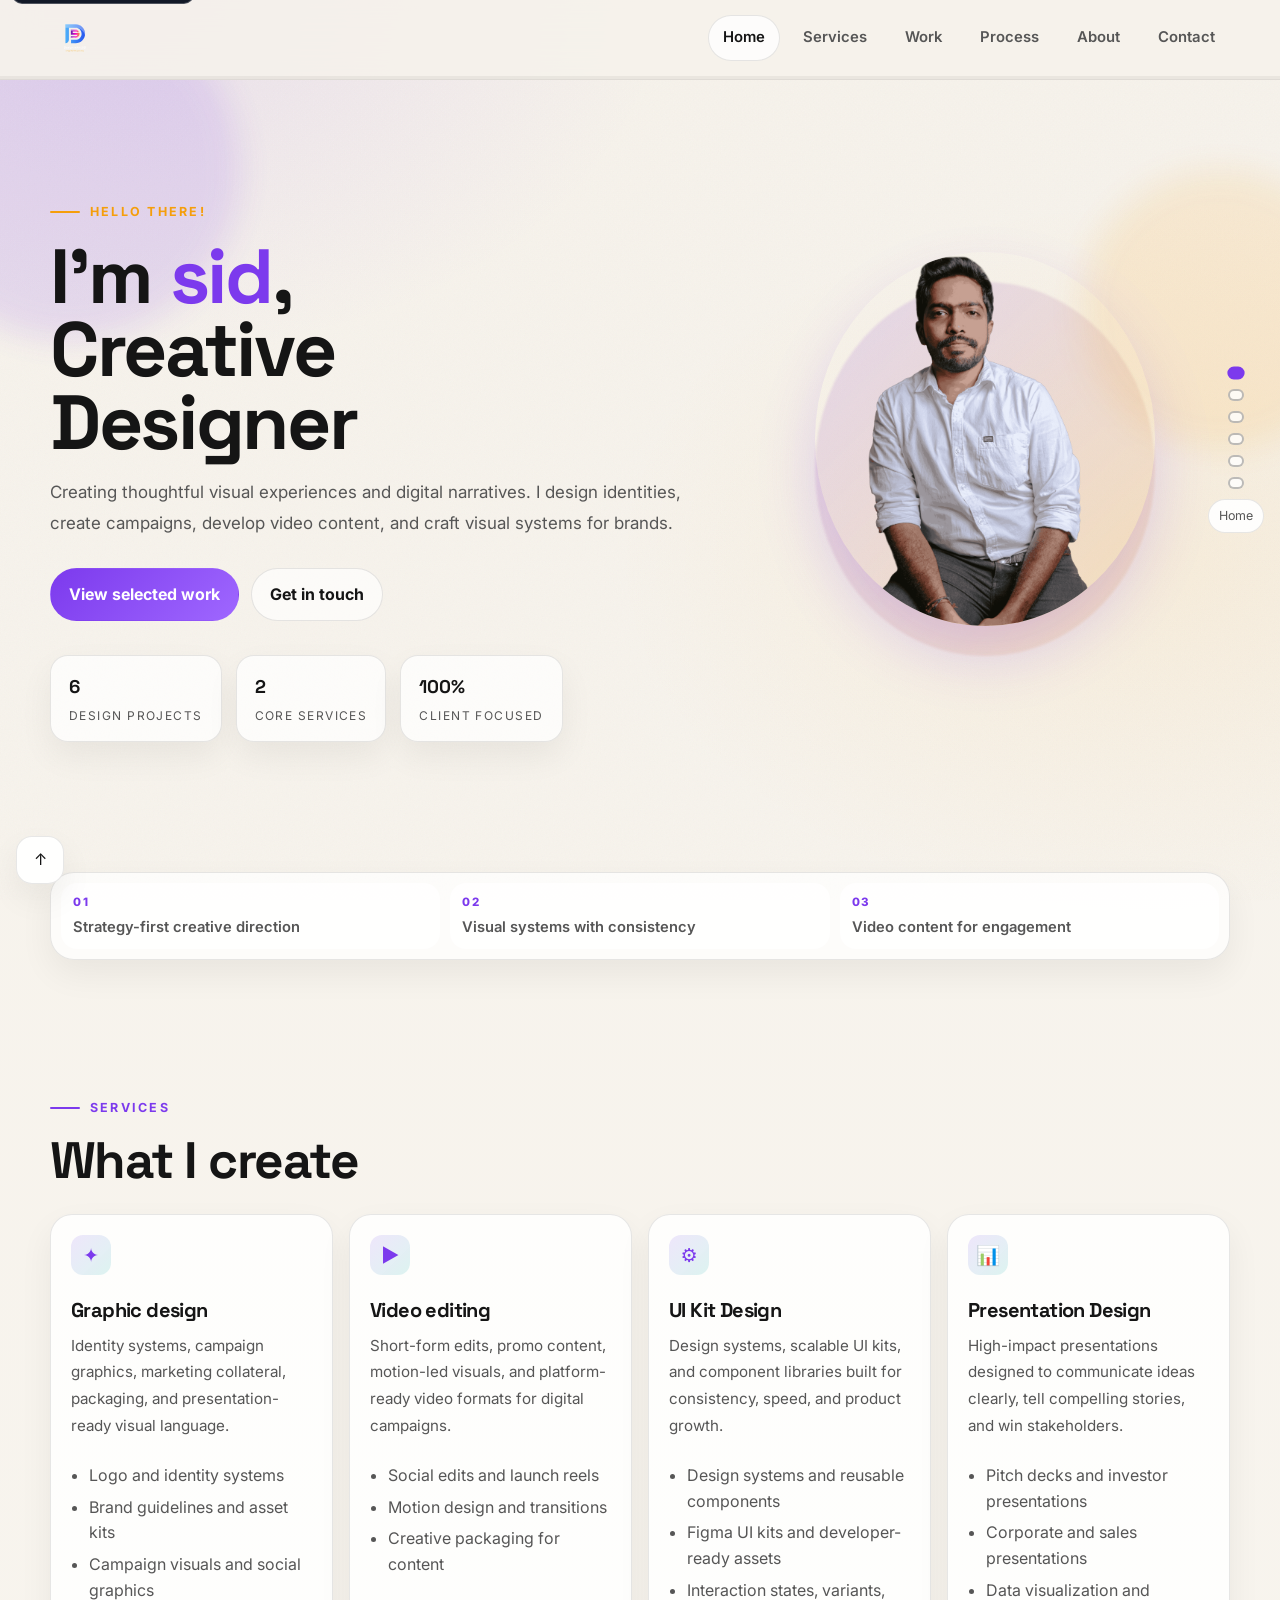
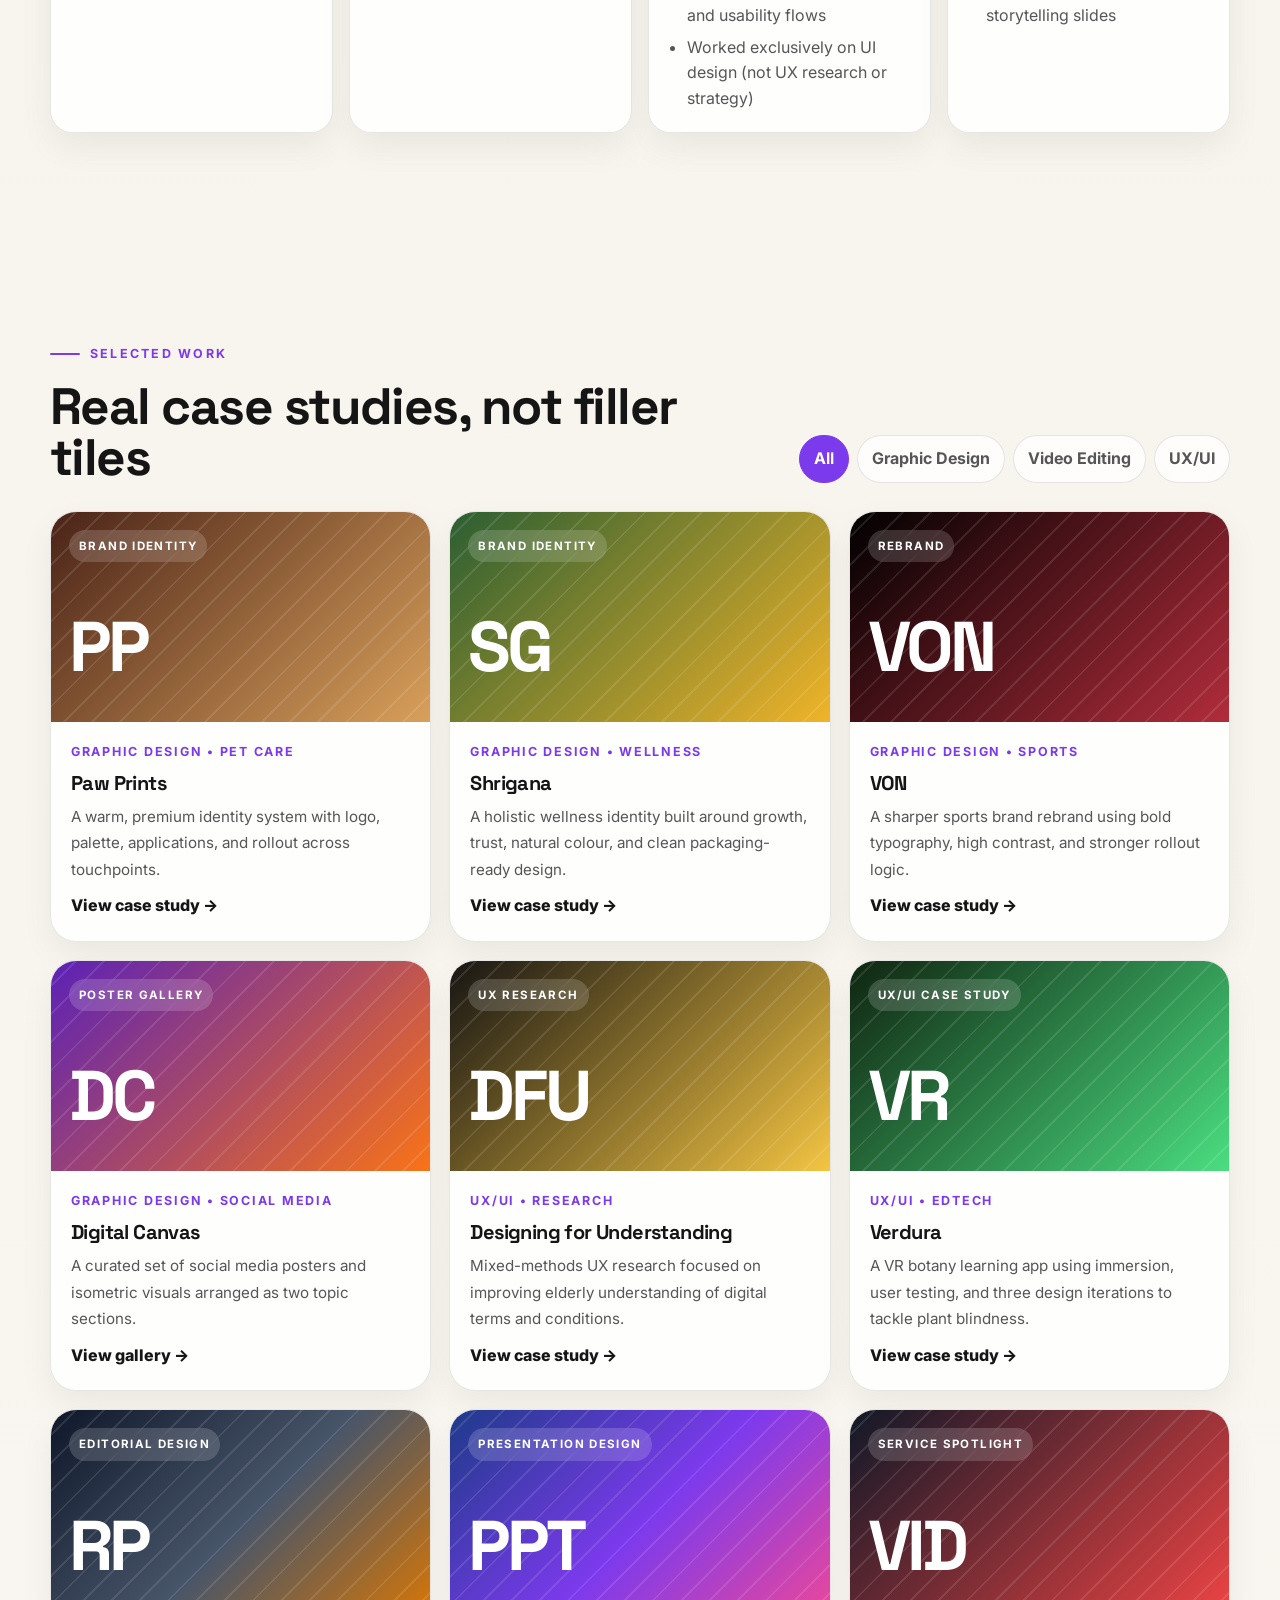
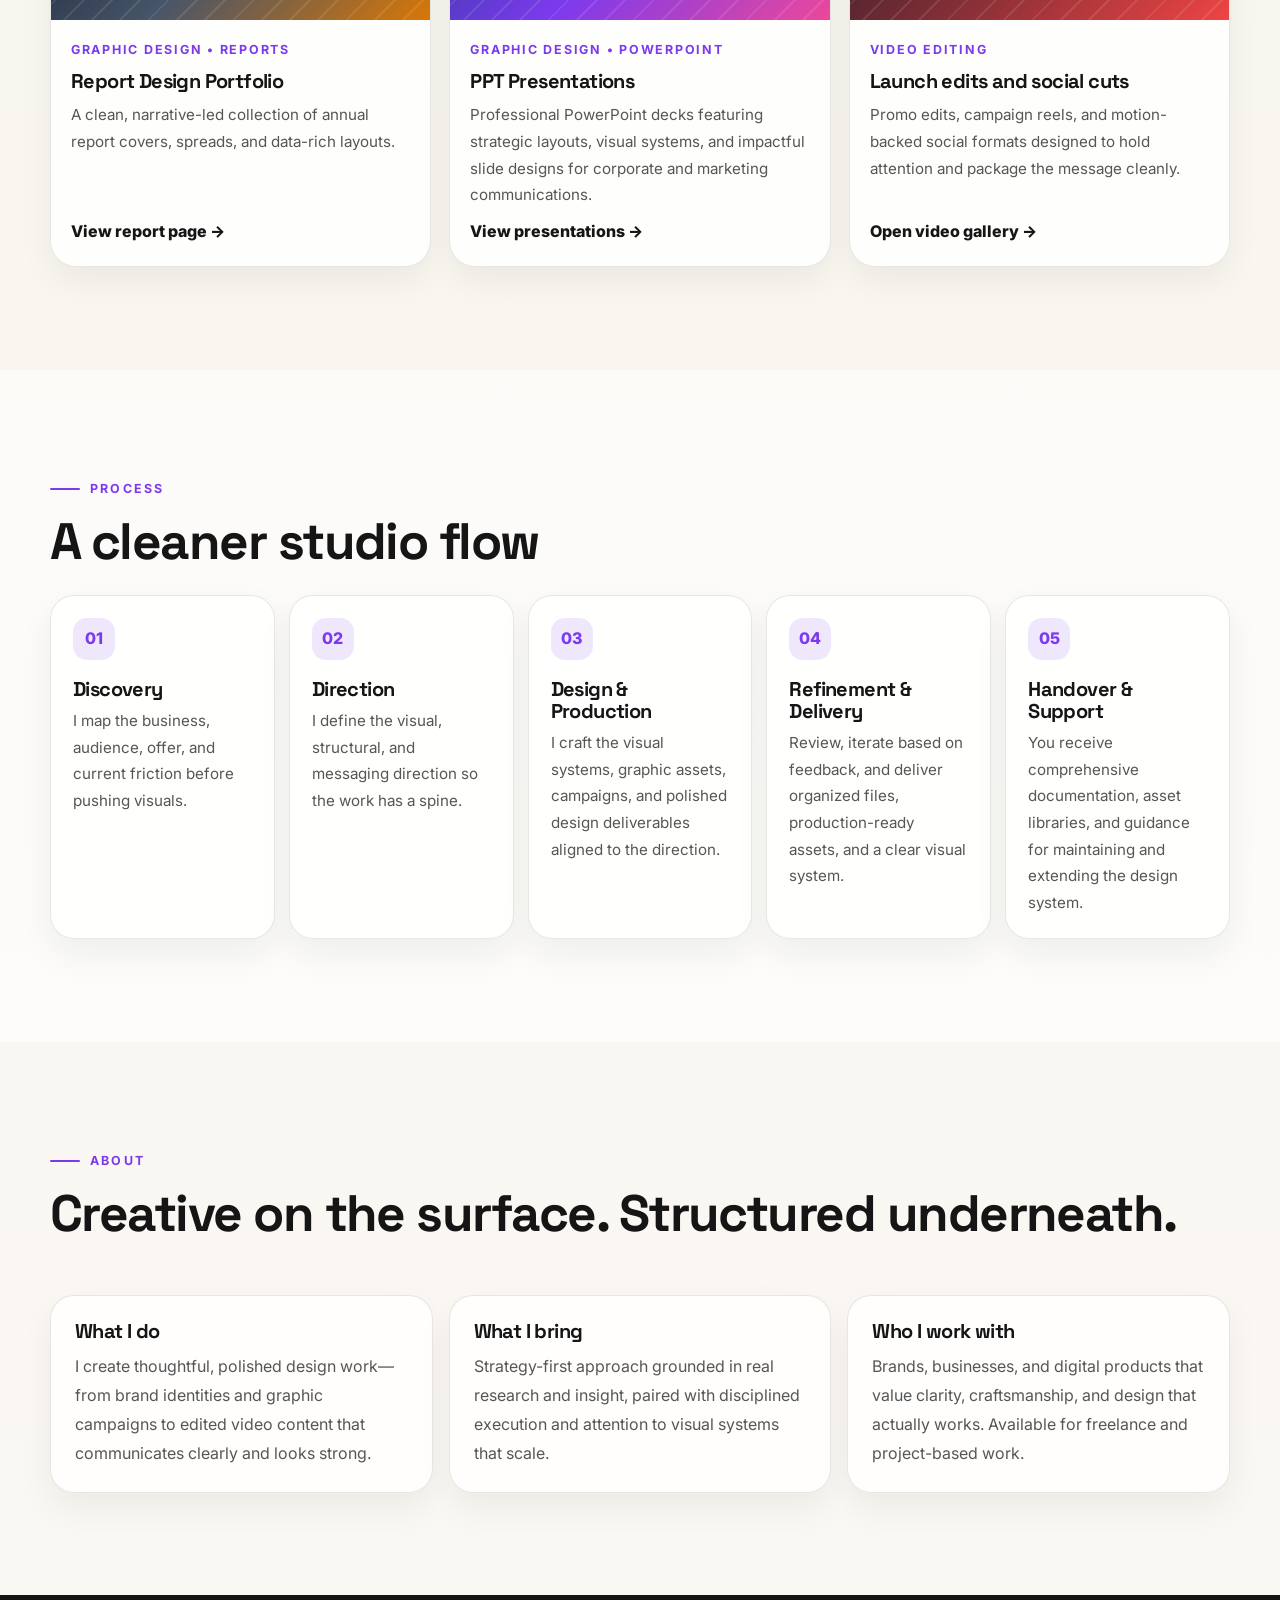
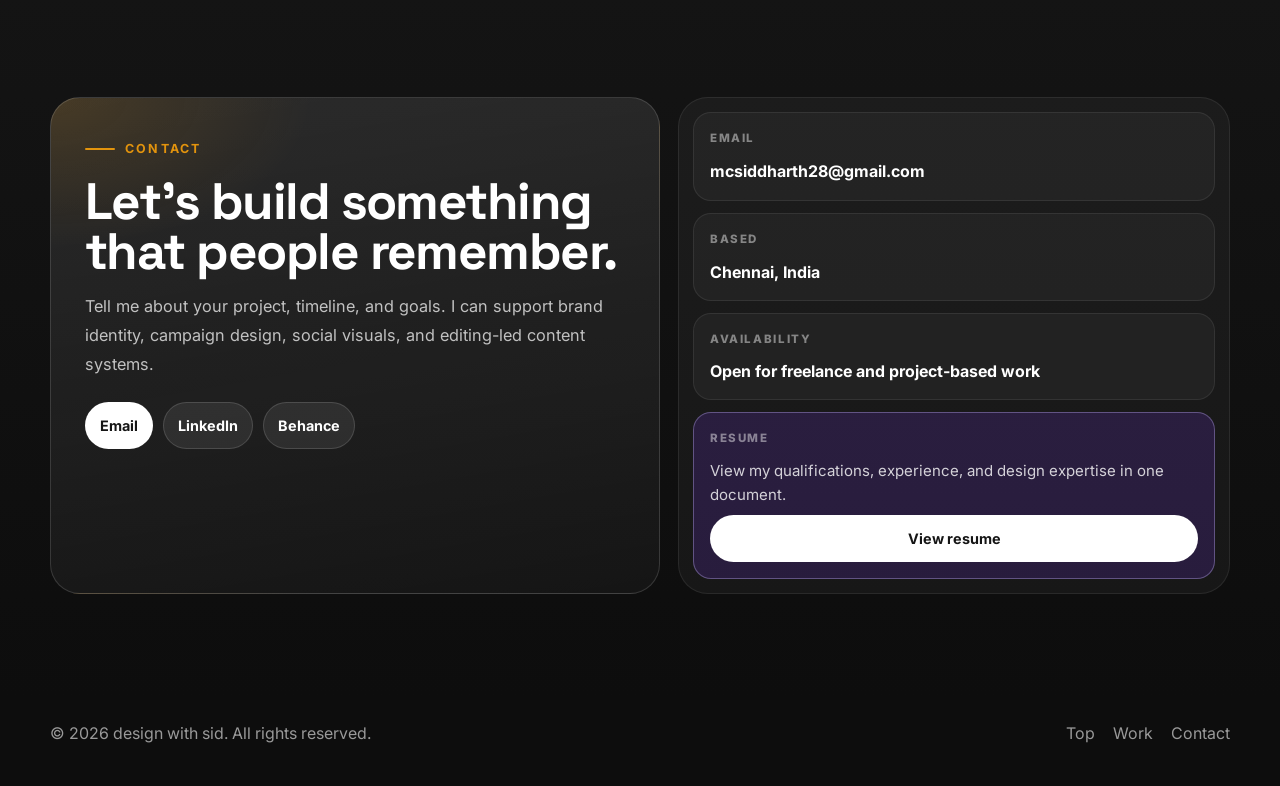
<file: index.html>
<!doctype html>
<html lang="en">
<head>
  <meta charset="utf-8" />
  <meta name="viewport" content="width=device-width,initial-scale=1" />
  <title>Design with Sid - Creative Design Portfolio</title>
  <meta name="description" content="design with sid specializes in graphic design, brand identity, and video editing. Explore comprehensive case studies and design work." />
  <link rel="preconnect" href="https://fonts.googleapis.com">
  <link rel="preconnect" href="https://fonts.gstatic.com" crossorigin>
  <link href="https://fonts.googleapis.com/css2?family=Inter:wght@400;500;600;700;800&family=Space+Grotesk:wght@500;700&display=swap" rel="stylesheet">
  <link rel="stylesheet" href="style.css" />
  <script defer src="app.js"></script>
</head>
<body>
  <a class="skip-link" href="#main-content">Skip to main content</a>
  <header class="topbar">
    <div class="wrap topbar__row">
      <a class="brand" href="#home" data-jump="#home" aria-label="design with sid Home">
        <img src="assests/img/logo.svg" alt="design with sid logo" style="height: 48px; width: auto;">
      </a>
      <button class="menuBtn" type="button" data-menu-btn aria-controls="siteNav" aria-expanded="false">
        <span class="menuBtn__line"></span>
        <span class="menuBtn__line"></span>
        <span class="menuBtn__line"></span>
        <span class="srOnly">Open menu</span>
      </button>

      <nav class="nav" id="siteNav" data-nav>
        <a class="nav__link is-active" href="#home" data-jump="#home">Home</a>
        <a class="nav__link" href="#services" data-jump="#services">Services</a>
        <a class="nav__link" href="#work" data-jump="#work">Work</a>
        <a class="nav__link" href="#process" data-jump="#process">Process</a>
        <a class="nav__link" href="#about" data-jump="#about">About</a>
        <a class="nav__link" href="#contact" data-jump="#contact">Contact</a>
      </nav>
    </div>
    <div class="progressWrap" aria-hidden="true">
      <div class="progressBar" data-progress></div>
    </div>
  </header>

  <aside class="rail" aria-label="Quick jump navigation">
    <button class="rail__dot is-active" data-jump="#home" aria-label="Go to Home"></button>
    <button class="rail__dot" data-jump="#services" aria-label="Go to Services"></button>
    <button class="rail__dot" data-jump="#work" aria-label="Go to Work"></button>
    <button class="rail__dot" data-jump="#process" aria-label="Go to Process"></button>
    <button class="rail__dot" data-jump="#about" aria-label="Go to About"></button>
    <button class="rail__dot" data-jump="#contact" aria-label="Go to Contact"></button>
    <span class="rail__label" data-rail-label>Home</span>
  </aside>

  <button class="backToTop" type="button" data-top aria-label="Back to top">↑</button>

  <main id="main-content">
    <section id="home" class="section hero" data-section data-label="Home">
      <div class="hero__glow hero__glow--one" aria-hidden="true"></div>
      <div class="hero__glow hero__glow--two" aria-hidden="true"></div>
      <div class="wrap hero__grid">
        <div class="hero__content reveal">
          <p class="eyebrow">Hello There!</p>
          <h1 class="hero__title">I'm <span class="highlight">sid</span>,<br>Creative Designer</h1>
          <p class="hero__lead">
            Creating thoughtful visual experiences and digital narratives. I design identities, create campaigns, develop video content, and craft visual systems for brands.
          </p>

          <div class="hero__actions">
            <a class="btn btn--primary" href="#work" data-jump="#work">View selected work</a>
            <a class="btn btn--ghost" href="#contact" data-jump="#contact">Get in touch</a>
          </div>

          <div class="hero__stats">
            <div class="stat">
              <span class="stat__num">6</span>
              <span class="stat__label">design projects</span>
            </div>
            <div class="stat">
              <span class="stat__num">2</span>
              <span class="stat__label">core services</span>
            </div>
            <div class="stat">
              <span class="stat__num">100%</span>
              <span class="stat__label">client focused</span>
            </div>
          </div>
        </div>

        <div class="hero__image reveal reveal--delay1">
          <div class="hero__imageWrapper">
            <div class="hero__imageBg" aria-hidden="true"></div>
            <img src="assests/img/Sid.png" alt="sid - Creative Designer" class="hero__profileImage">
          </div>
        </div>
      </div>
    </section>

    <section class="section section--tight valueStrip">
      <div class="wrap valueStrip__row reveal">
        <div class="valueStrip__item"><span>01</span> Strategy-first creative direction</div>
        <div class="valueStrip__item"><span>02</span> Visual systems with consistency</div>
        <div class="valueStrip__item"><span>03</span> Video content for engagement</div>
      </div>
    </section>

    <section id="services" class="section" data-section data-label="Services">
      <div class="wrap">
        <div class="sectionHead reveal">
          <p class="eyebrow eyebrow--dark">Services</p>
          <h2>What I create</h2>
        </div>

        <div class="serviceGrid">
          <article class="serviceCard reveal">
            <span class="serviceCard__icon">✦</span>
            <h3>Graphic design</h3>
            <p>Identity systems, campaign graphics, marketing collateral, packaging, and presentation-ready visual language.</p>
            <ul>
              <li>Logo and identity systems</li>
              <li>Brand guidelines and asset kits</li>
              <li>Campaign visuals and social graphics</li>
            </ul>
          </article>

          <article class="serviceCard reveal reveal--delay1">
            <span class="serviceCard__icon">▶</span>
            <h3>Video editing</h3>
            <p>Short-form edits, promo content, motion-led visuals, and platform-ready video formats for digital campaigns.</p>
            <ul>
              <li>Social edits and launch reels</li>
              <li>Motion design and transitions</li>
              <li>Creative packaging for content</li>
            </ul>
          </article>

          <article class="serviceCard reveal reveal--delay2">
            <span class="serviceCard__icon">⚙</span>
            <h3>UI Kit Design</h3>
            <p>Design systems, scalable UI kits, and component libraries built for consistency, speed, and product growth.</p>
            <ul>
              <li>Design systems and reusable components</li>
              <li>Figma UI kits and developer-ready assets</li>
              <li>Interaction states, variants, and usability flows</li>
              <li>Worked exclusively on UI design (not UX research or strategy)</li>
            </ul>
          </article>

          <article class="serviceCard reveal reveal--delay3">
            <span class="serviceCard__icon">📊</span>
            <h3>Presentation Design</h3>
            <p>High-impact presentations designed to communicate ideas clearly, tell compelling stories, and win stakeholders.</p>
            <ul>
              <li>Pitch decks and investor presentations</li>
              <li>Corporate and sales presentations</li>
              <li>Data visualization and storytelling slides</li>
            </ul>
          </article>
        </div>
      </div>
    </section>

    <section id="work" class="section workSection" data-section data-label="Work">
      <div class="wrap">
        <div class="sectionHead sectionHead--split reveal">
          <div>
            <p class="eyebrow eyebrow--dark">Selected work</p>
            <h2>Real case studies, not filler tiles</h2>
            <!-- <p class="sectionLead">The fake gallery has been replaced with direct links to the uploaded case-study pages, grouped so the portfolio reads like a real studio site.</p> -->
          </div>

          <div class="filterBar" role="tablist" aria-label="Work filters">
            <button class="filterChip is-active" type="button" data-filter="all" role="tab" aria-selected="true">All</button>
            <button class="filterChip" type="button" data-filter="graphic-design" role="tab" aria-selected="false">Graphic Design</button>
            <button class="filterChip" type="button" data-filter="video-editing" role="tab" aria-selected="false">Video Editing</button>
            <button class="filterChip" type="button" data-filter="ux-ui" role="tab" aria-selected="false">UX/UI</button>

          </div>
        </div>

        <div class="projectGrid" data-gallery>
          <a class="projectCard reveal" data-tags="graphic-design" href="paw-prints.html">
            <div class="projectCard__visual projectCard__visual--paw">
              <span class="projectCard__badge">Brand Identity</span>
              <div class="projectCard__mark">PP</div>
            </div>
            <div class="projectCard__body">
              <p class="projectCard__meta">Graphic design • Pet care</p>
              <h3>Paw Prints</h3>
              <p>A warm, premium identity system with logo, palette, applications, and rollout across touchpoints.</p>
              <span class="projectCard__cta">View case study →</span>
            </div>
          </a>

          <a class="projectCard reveal reveal--delay1" data-tags="graphic-design" href="shrigana.html">
            <div class="projectCard__visual projectCard__visual--shrigana">
              <span class="projectCard__badge">Brand Identity</span>
              <div class="projectCard__mark">SG</div>
            </div>
            <div class="projectCard__body">
              <p class="projectCard__meta">Graphic design • Wellness</p>
              <h3>Shrigana</h3>
              <p>A holistic wellness identity built around growth, trust, natural colour, and clean packaging-ready design.</p>
              <span class="projectCard__cta">View case study →</span>
            </div>
          </a>

          <a class="projectCard reveal reveal--delay2" data-tags="graphic-design" href="von.html">
            <div class="projectCard__visual projectCard__visual--von">
              <span class="projectCard__badge">Rebrand</span>
              <div class="projectCard__mark">VON</div>
            </div>
            <div class="projectCard__body">
              <p class="projectCard__meta">Graphic design • Sports</p>
              <h3>VON</h3>
              <p>A sharper sports brand rebrand using bold typography, high contrast, and stronger rollout logic.</p>
              <span class="projectCard__cta">View case study →</span>
            </div>
          </a>

          <a class="projectCard reveal" data-tags="graphic-design" href="social-media-posters.html">
            <div class="projectCard__visual projectCard__visual--posters">
              <span class="projectCard__badge">Poster Gallery</span>
              <div class="projectCard__mark">DC</div>
            </div>
            <div class="projectCard__body">
              <p class="projectCard__meta">Graphic design • Social media</p>
              <h3>Digital Canvas</h3>
              <p>A curated set of social media posters and isometric visuals arranged as two topic sections.</p>
              <span class="projectCard__cta">View gallery →</span>
            </div>
          </a>


          

          <a class="projectCard reveal reveal--delay1" data-tags="ux-ui" href="designing-for-understanding.html">
            <div class="projectCard__visual projectCard__visual--understanding">
              <span class="projectCard__badge">UX Research</span>
              <div class="projectCard__mark">DFU</div>
            </div>
            <div class="projectCard__body">
              <p class="projectCard__meta">UX/UI • Research</p>
              <h3>Designing for Understanding</h3>
              <p>Mixed-methods UX research focused on improving elderly understanding of digital terms and conditions.</p>
              <span class="projectCard__cta">View case study →</span>
            </div>
          </a>

          <a class="projectCard reveal reveal--delay2" data-tags="ux-ui" href="verdura.html">
            <div class="projectCard__visual projectCard__visual--verdura">
              <span class="projectCard__badge">UX/UI Case Study</span>
              <div class="projectCard__mark">VR</div>
            </div>
            <div class="projectCard__body">
              <p class="projectCard__meta">UX/UI • EdTech</p>
              <h3>Verdura</h3>
              <p>A VR botany learning app using immersion, user testing, and three design iterations to tackle plant blindness.</p>
              <span class="projectCard__cta">View case study →</span>
            </div>
          </a>
          
          <a class="projectCard reveal reveal--delay1" data-tags="graphic-design" href="report-designs.html">
            <div class="projectCard__visual projectCard__visual--reports">
              <span class="projectCard__badge">Editorial Design</span>
              <div class="projectCard__mark">RP</div>
            </div>
            <div class="projectCard__body">
              <p class="projectCard__meta">Graphic design • Reports</p>
              <h3>Report Design Portfolio</h3>
              <p>A clean, narrative-led collection of annual report covers, spreads, and data-rich layouts.</p>
              <span class="projectCard__cta">View report page →</span>
            </div>
          </a>

          <a class="projectCard reveal reveal--delay2" data-tags="graphic-design" href="ppt-presentations.html">
            <div class="projectCard__visual projectCard__visual--presentations">
              <span class="projectCard__badge">Presentation Design</span>
              <div class="projectCard__mark">PPT</div>
            </div>
            <div class="projectCard__body">
              <p class="projectCard__meta">Graphic design • PowerPoint</p>
              <h3>PPT Presentations</h3>
              <p>Professional PowerPoint decks featuring strategic layouts, visual systems, and impactful slide designs for corporate and marketing communications.</p>
              <span class="projectCard__cta">View presentations →</span>
            </div>
          </a>

          <a class="projectCard reveal reveal--delay3" data-tags="video-editing" href="video-editing-gallery.html">
            <div class="projectCard__visual projectCard__visual--video">
              <span class="projectCard__badge">Service Spotlight</span>
              <div class="projectCard__mark">VID</div>
            </div>
            <div class="projectCard__body">
              <p class="projectCard__meta">Video editing</p>
              <h3>Launch edits and social cuts</h3>
              <p>Promo edits, campaign reels, and motion-backed social formats designed to hold attention and package the message cleanly.</p>
              <span class="projectCard__cta">Open video gallery →</span>
            </div>
          </a>
        </div>
      </div>
    </section>

    <section id="process" class="section section--alt" data-section data-label="Process">
      <div class="wrap">
        <div class="sectionHead reveal">
          <p class="eyebrow eyebrow--dark">Process</p>
          <h2>A cleaner studio flow</h2>
          <!-- <p class="sectionLead">The process section has been kept, tightened, and reframed to feel like a real creative engagement — not just placeholder copy.</p> -->
        </div>

        <ol class="processList">
          <li class="processCard reveal">
            <span class="processCard__num">01</span>
            <div>
              <h3>Discovery</h3>
              <p>I map the business, audience, offer, and current friction before pushing visuals.</p>
            </div>
          </li>
          <li class="processCard reveal reveal--delay1">
            <span class="processCard__num">02</span>
            <div>
              <h3>Direction</h3>
              <p>I define the visual, structural, and messaging direction so the work has a spine.</p>
            </div>
          </li>
          <li class="processCard reveal reveal--delay2">
            <span class="processCard__num">03</span>
            <div>
              <h3>Design & Production</h3>
              <p>I craft the visual systems, graphic assets, campaigns, and polished design deliverables aligned to the direction.</p>
            </div>
          </li>
          <li class="processCard reveal reveal--delay3">
            <span class="processCard__num">04</span>
            <div>
              <h3>Refinement & Delivery</h3>
              <p>Review, iterate based on feedback, and deliver organized files, production-ready assets, and a clear visual system.</p>
            </div>
          </li>
          <li class="processCard reveal">
            <span class="processCard__num">05</span>
            <div>
              <h3>Handover & Support</h3>
              <p>You receive comprehensive documentation, asset libraries, and guidance for maintaining and extending the design system.</p>
            </div>
          </li>
        </ol>
      </div>
    </section>

    <section id="about" class="section" data-section data-label="About">
      <div class="wrap aboutGridWrap">
        <div class="sectionHead reveal">
          <p class="eyebrow eyebrow--dark">About</p>
          <h2>Creative on the surface. Structured underneath.</h2>
           <!-- <p class="sectionLead">This combined version keeps the original studio personality, but makes it more commercially useful. It now reads like a studio that can actually win work.</p> -->
        </div>

        <div class="aboutGrid">
          <article class="aboutCard reveal">
            <h3>What I do</h3>
            <p>I create thoughtful, polished design work—from brand identities and graphic campaigns to edited video content that communicates clearly and looks strong.</p>
          </article>
          <article class="aboutCard reveal reveal--delay1">
            <h3>What I bring</h3>
            <p>Strategy-first approach grounded in real research and insight, paired with disciplined execution and attention to visual systems that scale.</p>
          </article>
          <article class="aboutCard reveal reveal--delay2">
            <h3>Who I work with</h3>
            <p>Brands, businesses, and digital products that value clarity, craftsmanship, and design that actually works. Available for freelance and project-based work.</p>
          </article>
        </div>
      </div>
    </section>

    <section id="contact" class="section section--contact" data-section data-label="Contact">
      <div class="wrap contactWrap">
        <div class="contactIntro reveal">
          <p class="eyebrow eyebrow--light">Contact</p>
          <h2>Let's build something that people remember.</h2>
          <p class="sectionLead sectionLead--light">Tell me about your project, timeline, and goals. I can support brand identity, campaign design, social visuals, and editing-led content systems.</p>

          <div class="contactActions contactActions--social">
            <a href="mailto:mcsiddharth28@gmail.com" class="btn btn--light btn--icon">
              <span>Email</span>
            </a>
            <a href="https://www.linkedin.com/in/siddharth-m-889211180?utm_source=share_via&utm_content=profile&utm_medium=member_ios" target="_blank" rel="noopener noreferrer" class="btn btn--ghost-light btn--icon" aria-label="LinkedIn">
              <span>LinkedIn</span>
            </a>
            <a href="https://www.behance.net/siddharthsid1" target="_blank" rel="noopener noreferrer" class="btn btn--ghost-light btn--icon" aria-label="Behance">
              <span>Behance</span>
            </a>
          </div>
        </div>

        <aside class="contactPanel reveal reveal--delay1" aria-label="Contact details">
          <div class="contactPanel__card">
            <span class="contactInfo__label">Email</span>
            <a class="contactPanel__link" href="mailto:mcsiddharth28@gmail.com">mcsiddharth28@gmail.com</a>
          </div>

          <div class="contactPanel__card">
            <span class="contactInfo__label">Based</span>
            <strong>Chennai, India</strong>
          </div>

          <div class="contactPanel__card">
            <span class="contactInfo__label">Availability</span>
            <strong>Open for freelance and project-based work</strong>
          </div>

          <div class="contactPanel__card contactPanel__card--cta">
            <span class="contactInfo__label">Resume</span>
            <p>View my qualifications, experience, and design expertise in one document.</p>
            <a href="resume.html" class="btn btn--light btn--icon">
              <span>View resume</span>
            </a>
          </div>
        </aside>
      </div>
    </section>
  </main>

  <footer class="footer">
    <div class="wrap footer__row">
      <p>© <span data-year></span> design with sid. All rights reserved.</p>
      <div class="footer__links">
        <a href="#home" data-jump="#home">Top</a>
        <a href="#work" data-jump="#work">Work</a>
        <a href="#contact" data-jump="#contact">Contact</a>
      </div>
    </div>
  </footer>
</body>
</html>
</file>
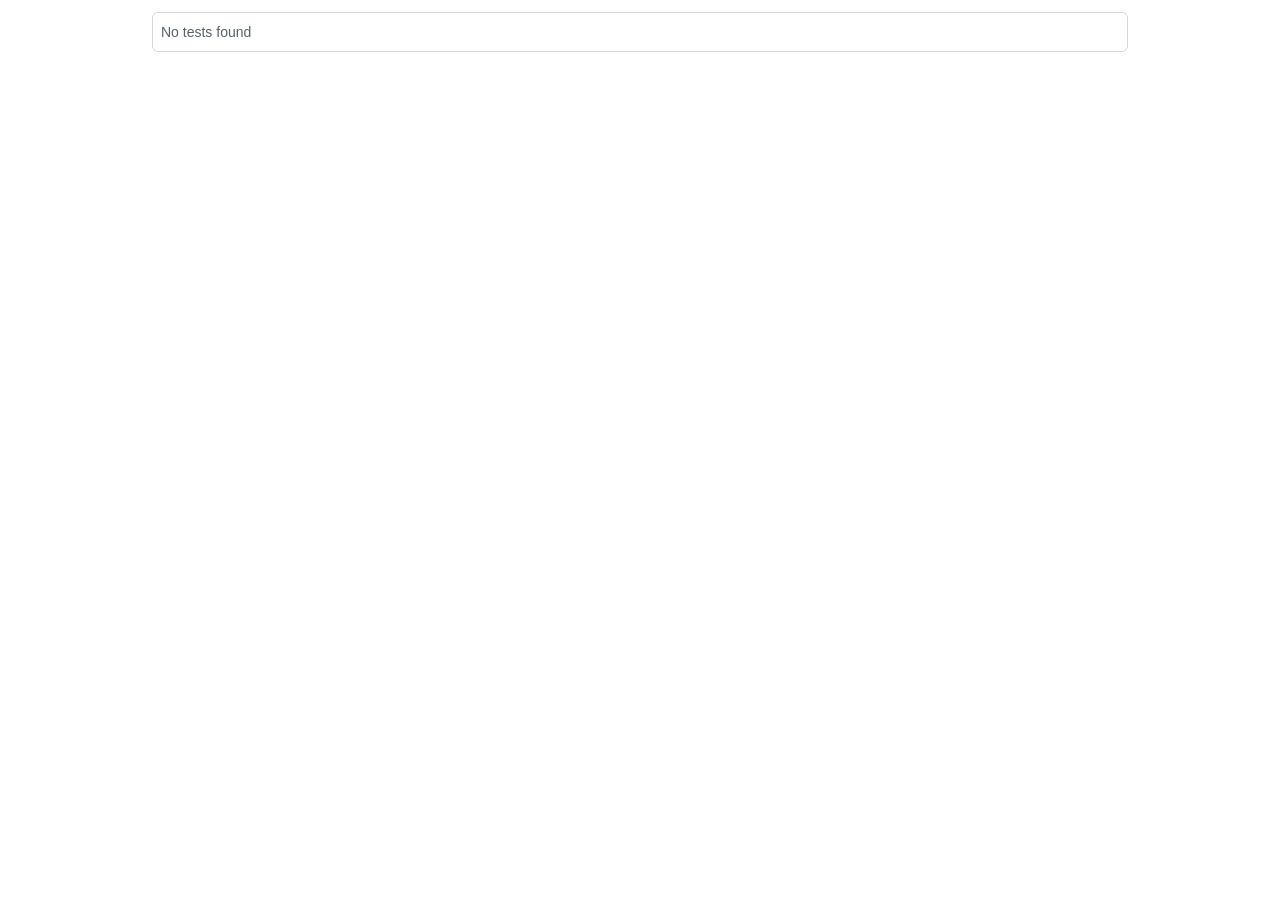
<file: node_modules/playwright-core/lib/vite/htmlReport/index.html>
<!DOCTYPE html>
<html style='scrollbar-gutter: stable both-edges;'>
  <head>
    <meta charset='UTF-8'>
    <meta name='color-scheme' content='dark light'>
    <meta name='viewport' content='width=device-width, initial-scale=1.0'>
    <title>Playwright Test Report</title>
    <script type="module" crossorigin src="./report.js"></script>
    <link rel="stylesheet" crossorigin href="./report.css">
  </head>
  <body>
    <div id='root'></div>
  </body>
</html>
</file>
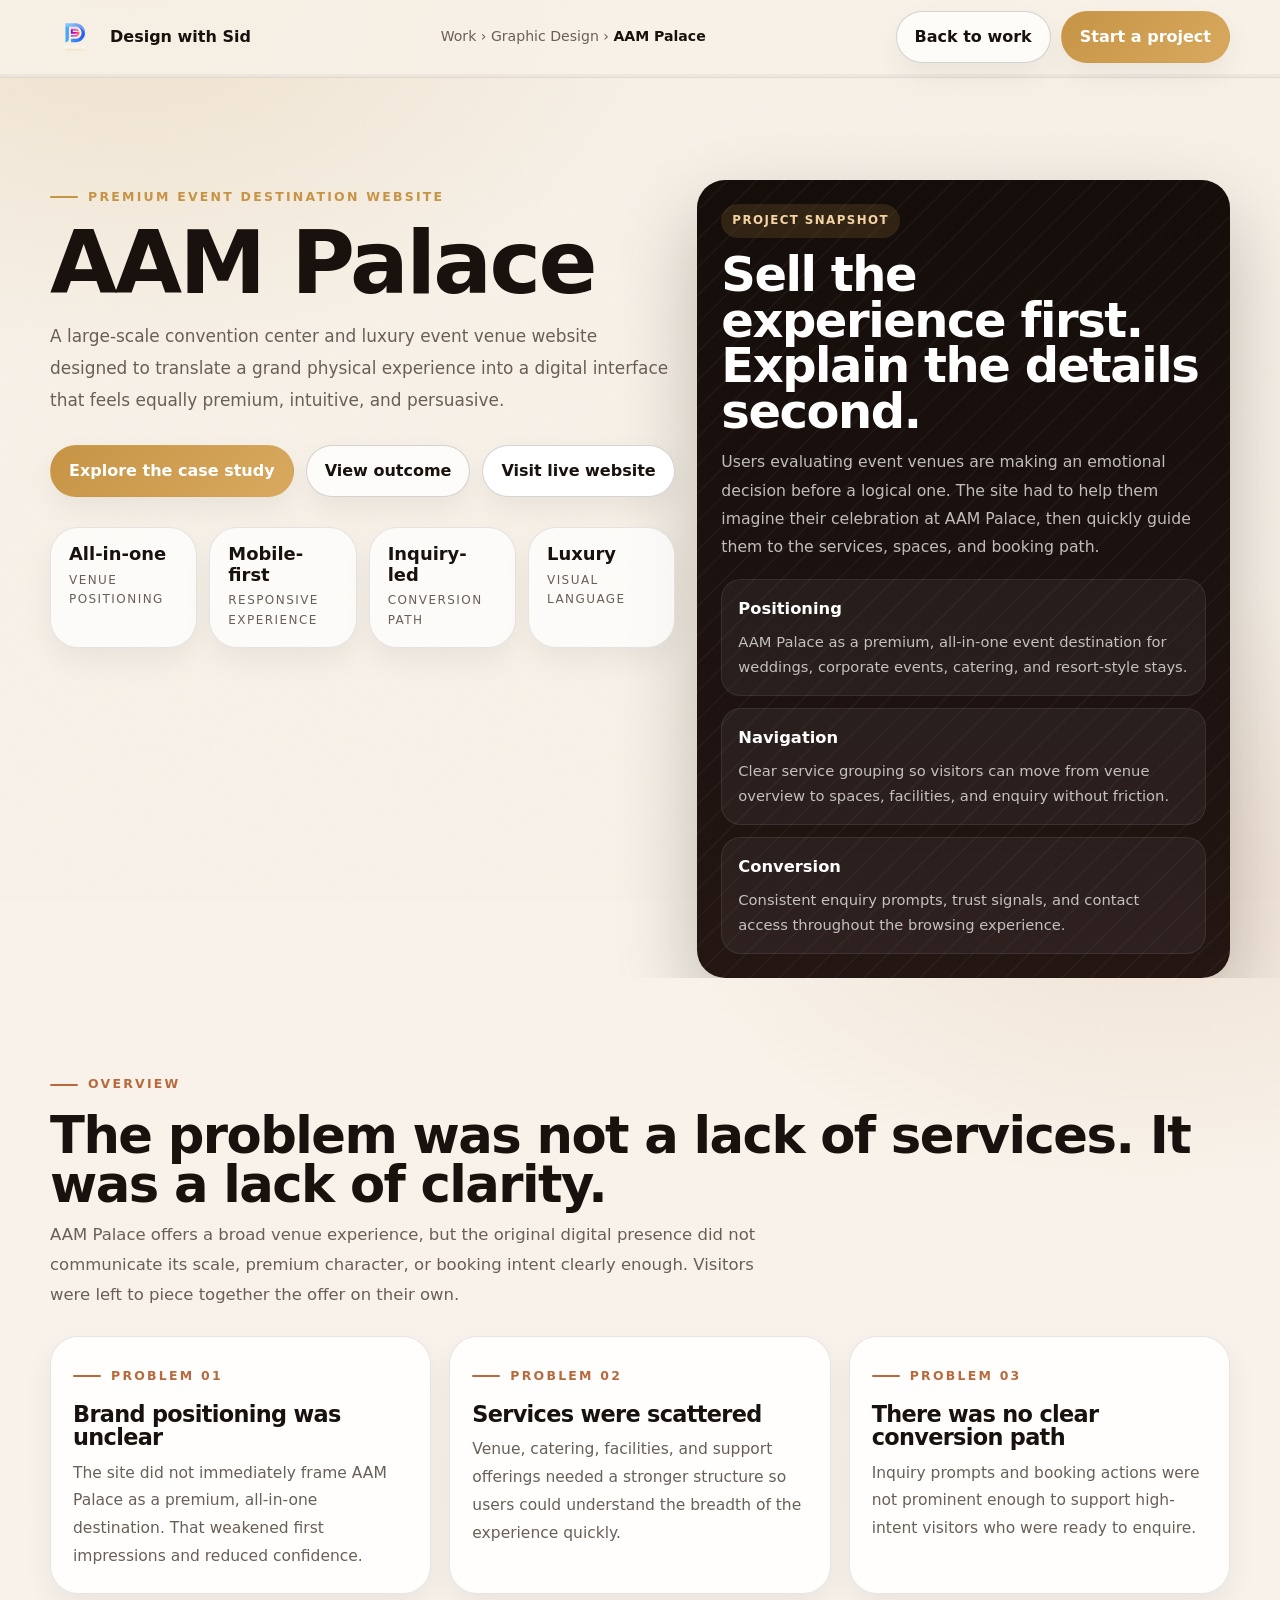
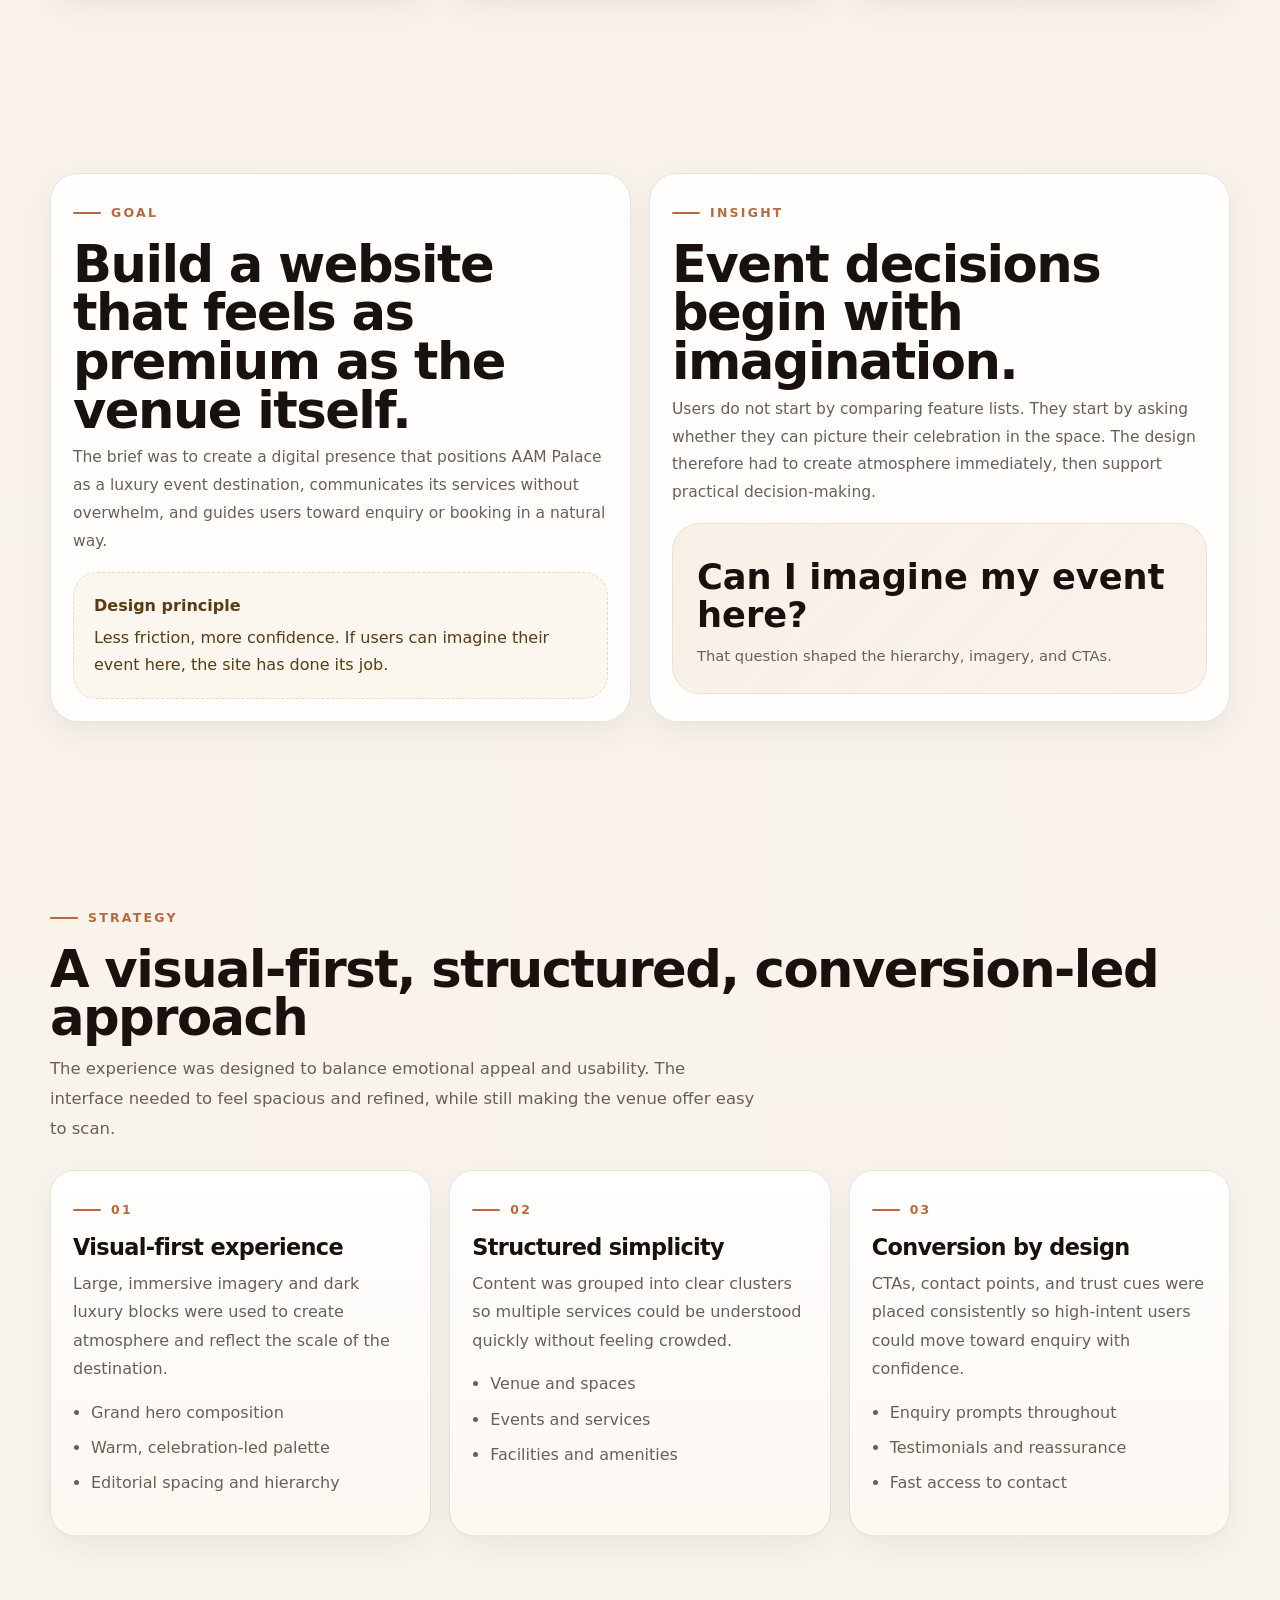
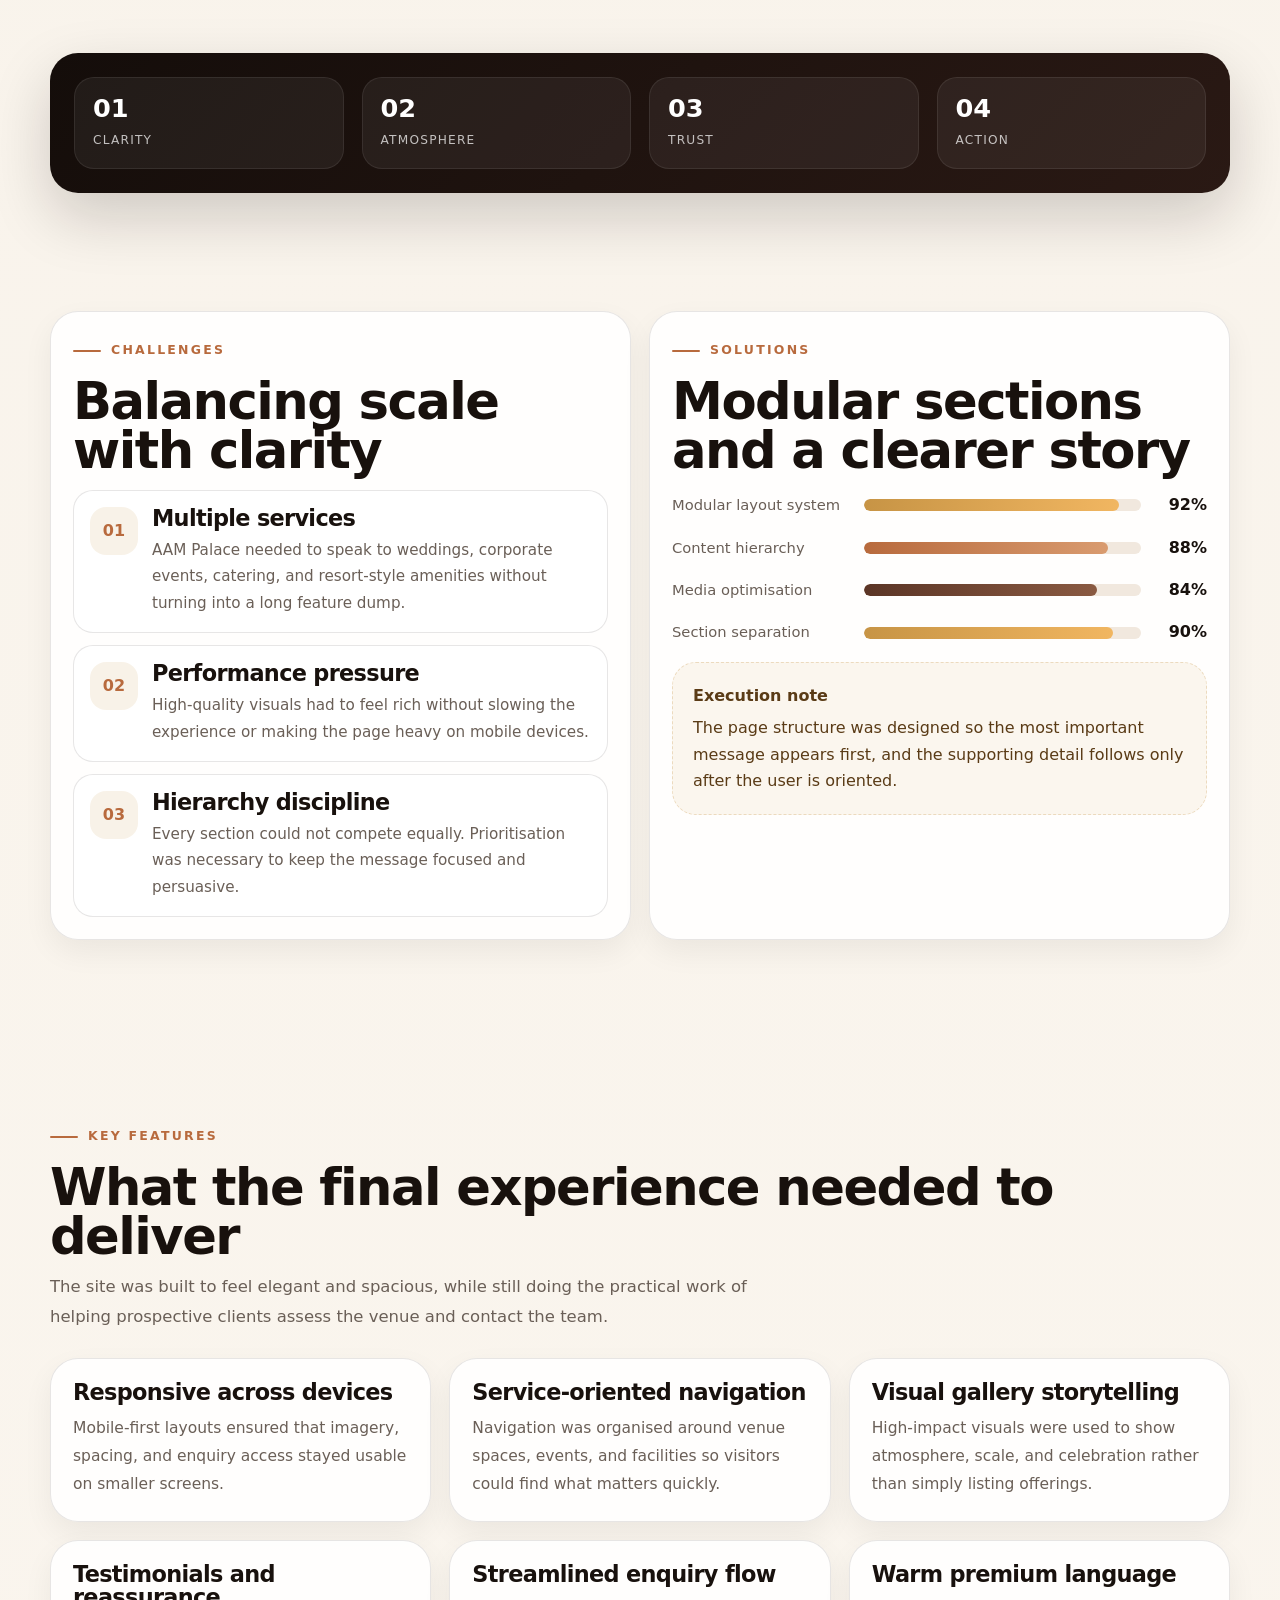
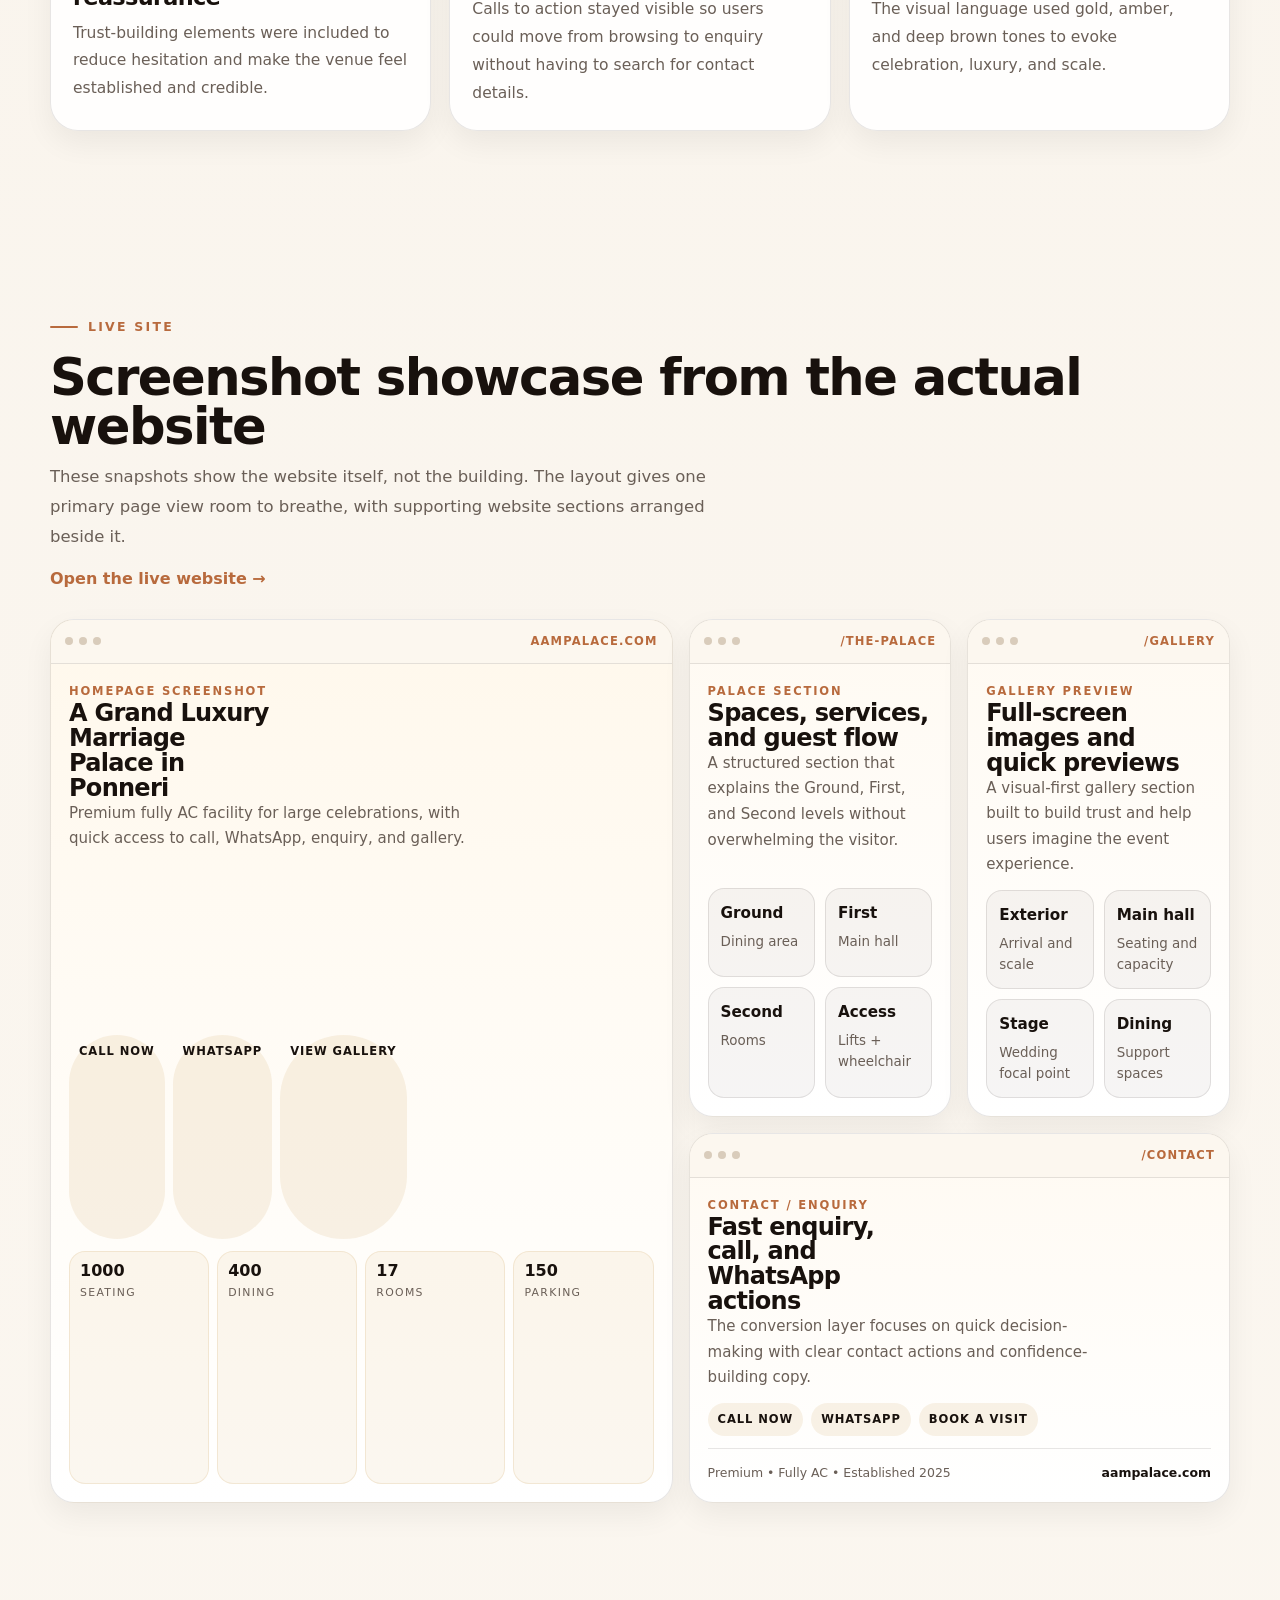
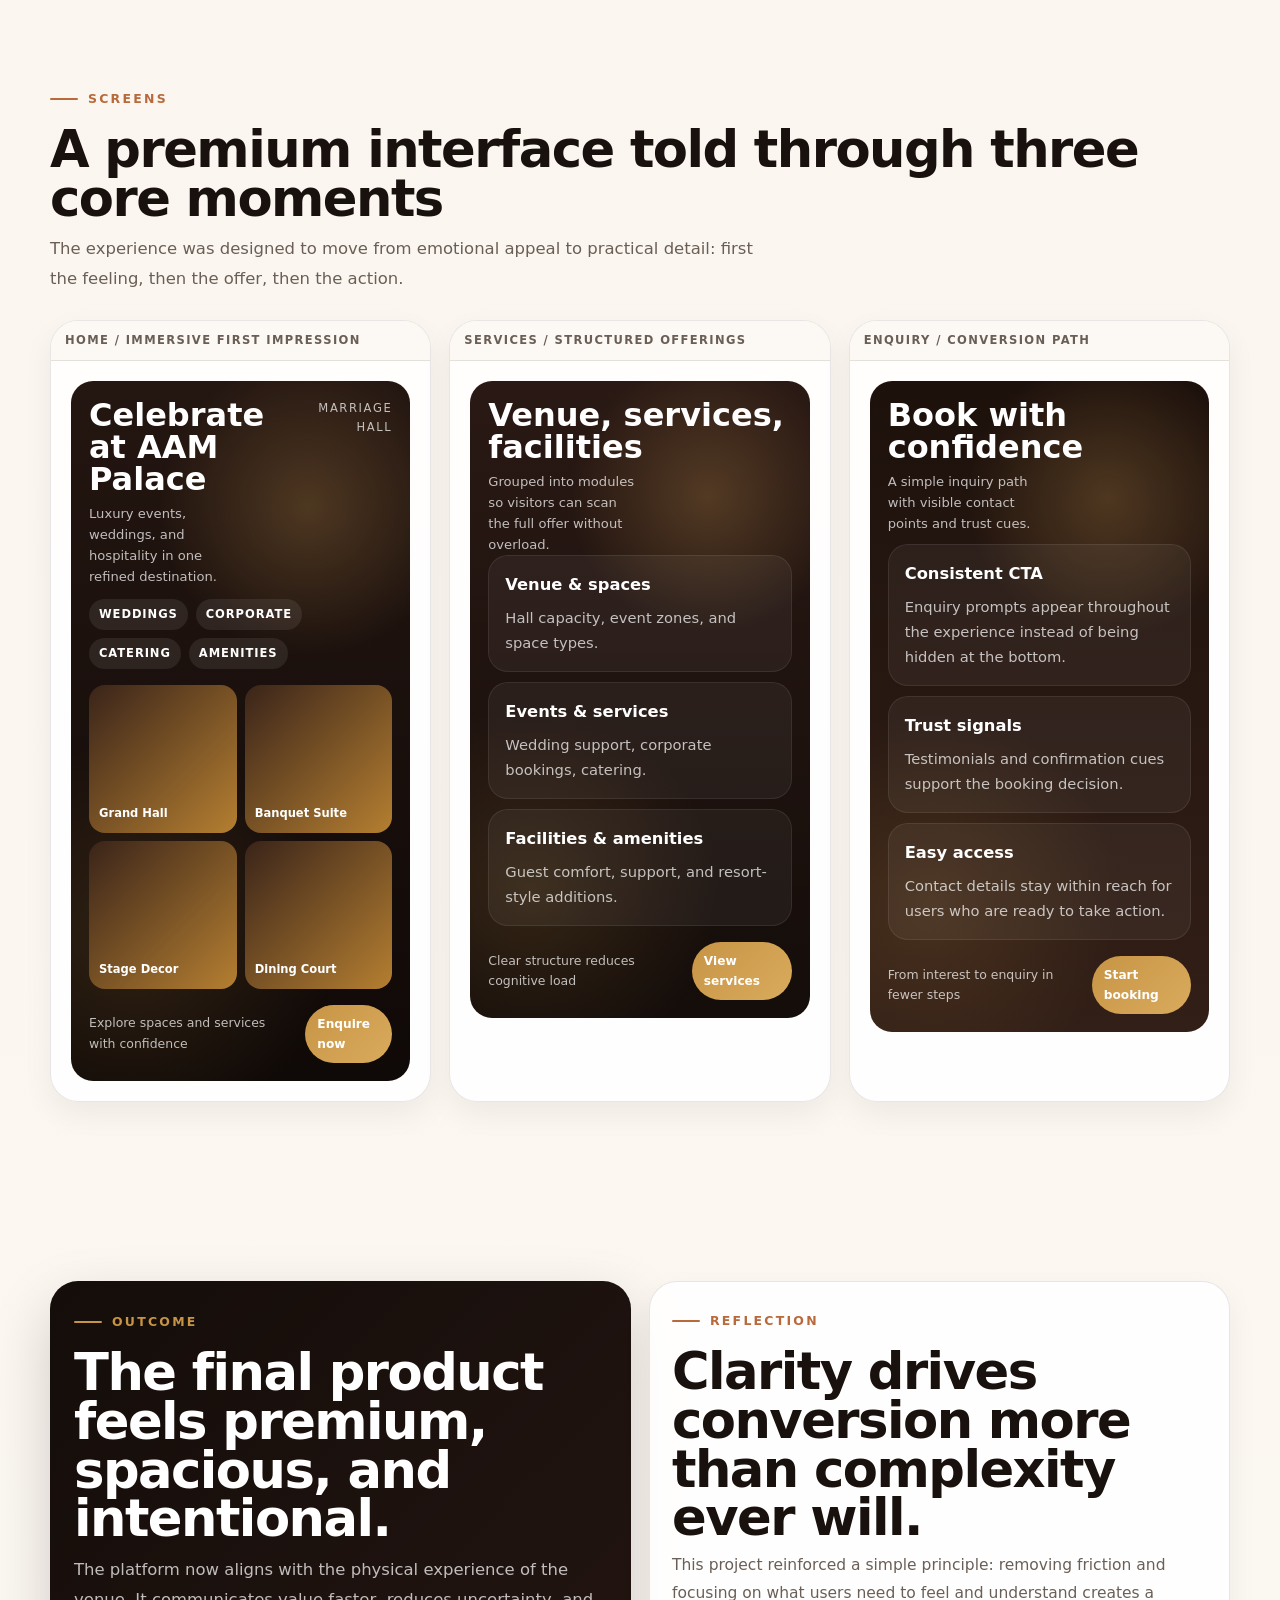
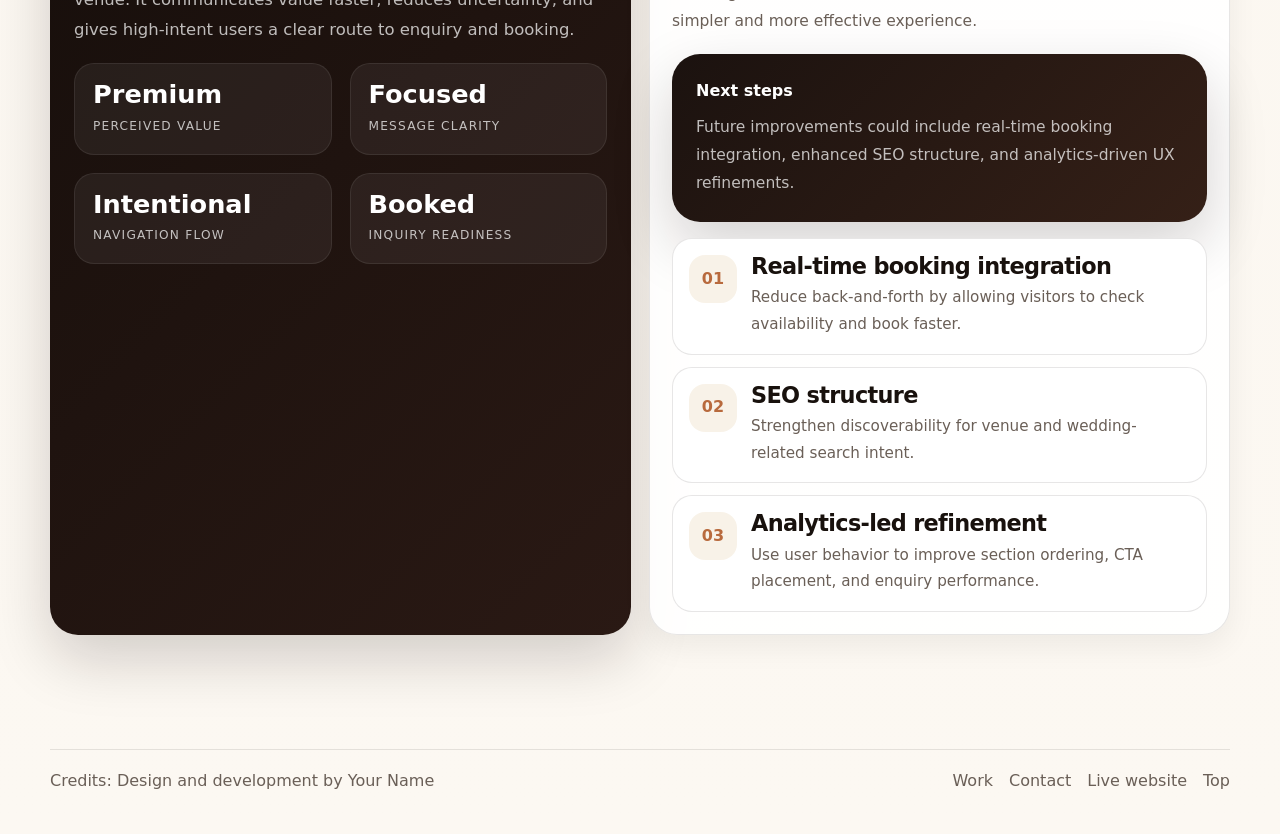
<file: aam-palace.html>
<!doctype html>
<html lang="en">
<head>
  <meta charset="utf-8" />
  <meta name="viewport" content="width=device-width,initial-scale=1" />
  <title>AAM Palace - Premium Event Venue Case Study · design with sid</title>
  <meta name="description" content="AAM Palace case study for a premium marriage hall and event destination website designed to communicate scale, luxury, and conversion clearly." />
  <link rel="preconnect" href="https://fonts.googleapis.com">
  <link rel="preconnect" href="https://fonts.gstatic.com" crossorigin>
  <style>
    :root{
      --bg:#f7f1e8;
      --paper:#ffffff;
      --ink:#18110d;
      --muted:#6a5f57;
      --line:rgba(24,17,13,.10);
      --line-strong:rgba(24,17,13,.18);
      --gold:#c79445;
      --amber:#f1b661;
      --copper:#b86a3d;
      --plum:#5b3526;
      --deep:#140d0a;
      --deep-2:#231613;
      --shadow:0 24px 60px rgba(20,13,10,.12);
      --soft:0 12px 30px rgba(20,13,10,.06);
      --wrap:1180px;
      --pad:clamp(18px,2.4vw,30px);
      --radius:28px;
    }

    *{box-sizing:border-box}
    html{scroll-behavior:smooth}
    body{
      margin:0;
      font-family:system-ui,-apple-system,Segoe UI,Roboto,Arial,sans-serif;
      color:var(--ink);
      line-height:1.65;
      background:
        radial-gradient(900px 600px at 10% 0%, rgba(199,148,69,.16), transparent 60%),
        radial-gradient(800px 500px at 90% 10%, rgba(184,106,61,.12), transparent 60%),
        linear-gradient(180deg, #f7f1e8 0%, #fcf8f2 100%);
      overflow-x:hidden;
    }

    body::before{
      content:"";
      position:fixed;
      inset:0;
      pointer-events:none;
      opacity:.16;
      mix-blend-mode:multiply;
      background-image:url("data:image/svg+xml,%3Csvg xmlns='http://www.w3.org/2000/svg' width='140' height='140'%3E%3Cfilter id='n'%3E%3CfeTurbulence type='fractalNoise' baseFrequency='.72' numOctaves='3' stitchTiles='stitch'/%3E%3C/filter%3E%3Crect width='140' height='140' filter='url(%23n)' opacity='.22'/%3E%3C/svg%3E");
    }

    a{color:inherit;text-decoration:none}
    .wrap{width:min(var(--wrap), calc(100% - (var(--pad) * 2)));margin-inline:auto}
    .eyebrow{
      display:inline-flex;align-items:center;gap:10px;margin-bottom:16px;
      font-size:.78rem;font-weight:800;letter-spacing:.18em;text-transform:uppercase;color:var(--gold)
    }
    .eyebrow::before{content:"";width:28px;height:2px;border-radius:999px;background:currentColor}
    .eyebrow--dark{color:var(--copper)}

    h1,h2,h3{margin:0;letter-spacing:-.03em;font-family:inherit;font-weight:800}
    h1{font-size:clamp(3.2rem,6.8vw,6.8rem);line-height:.9}
    h2{font-size:clamp(2rem,4vw,3.4rem);line-height:.95}
    h3{font-size:1.4rem;line-height:1.05}
    p{margin:0}

    .topbar{
      position:sticky;top:0;z-index:100;
      background:rgba(247,241,232,.84);
      backdrop-filter:blur(16px);
      border-bottom:1px solid var(--line);
    }
    .topbar__row{
      min-height:74px;display:flex;align-items:center;justify-content:space-between;gap:16px;
    }
    .brand{display:flex;align-items:center;gap:12px;font-weight:800;min-width:0}
    .brand__text{display:flex;flex-direction:column;line-height:1;min-width:0}
    .brand__name{font-size:1rem;color:var(--ink)}
    .brand__sub{font-size:.72rem;text-transform:uppercase;letter-spacing:.16em;color:var(--muted)}
    .crumb{font-size:.88rem;color:var(--muted)}
    .crumb strong{color:var(--ink)}
    .topbar__actions{display:flex;gap:10px;flex-wrap:wrap;justify-content:flex-end}

    .btn{
      display:inline-flex;align-items:center;justify-content:center;gap:8px;
      padding:12px 18px;border-radius:999px;border:1px solid var(--line-strong);
      background:#fff;box-shadow:var(--soft);font-weight:700;transition:transform .16s ease, box-shadow .16s ease, background .16s ease
    }
    .btn:hover{transform:translateY(-2px);box-shadow:var(--shadow)}
    .btn--primary{background:linear-gradient(135deg,var(--gold),#d8a95f);color:#fff;border-color:transparent}
    .btn--primary:hover{background:linear-gradient(135deg,#b57f31,#c89445)}
    .btn--ghost{background:rgba(255,255,255,.76)}
    .btn--light{background:#fff;color:var(--ink)}

    .progressWrap{height:3px;background:rgba(0,0,0,.04)}
    .progressBar{height:100%;width:0;background:linear-gradient(90deg,var(--gold),var(--amber),var(--copper));transition:width .08s linear}

    .section{padding:clamp(56px,7vw,96px) 0}
    .section--tight{padding:28px 0}
    .sectionHead{margin-bottom:26px}
    .sectionLead{max-width:68ch;color:var(--muted);margin-top:12px;font-size:1.03rem;line-height:1.82}
    .sectionLead--light{color:rgba(255,255,255,.72)}
    .sectionLink{display:inline-flex;align-items:center;gap:8px;margin-top:14px;color:var(--copper);font-weight:800}
    .sectionLink:hover{text-decoration:underline}

    .hero{padding-top:clamp(70px,8vw,118px);overflow:hidden}
    .hero__grid{display:grid;grid-template-columns:1.08fr .92fr;gap:22px;align-items:start}
    .hero__content{position:relative;z-index:1}
    .hero__title{max-width:11ch}
    .hero__lead{max-width:62ch;color:var(--muted);font-size:1.06rem;line-height:1.9;margin-top:18px}
    .hero__actions{display:flex;gap:12px;flex-wrap:wrap;margin-top:28px}
    .hero__stats{display:grid;grid-template-columns:repeat(4,1fr);gap:12px;margin-top:30px}
    .stat,.card,.panel,.screen,.metricBand,.callout{border-radius:var(--radius)}
    .stat{padding:16px 18px;background:rgba(255,255,255,.72);border:1px solid var(--line);box-shadow:var(--soft)}
    .stat__num{display:block;font-size:1.12rem;font-weight:800;color:var(--ink);line-height:1.15}
    .stat__label{display:block;margin-top:6px;font-size:.75rem;text-transform:uppercase;letter-spacing:.12em;color:var(--muted)}

    .panel{
      position:relative;overflow:hidden;background:linear-gradient(180deg,var(--deep),var(--deep-2));
      color:#fff;box-shadow:0 34px 80px rgba(20,13,10,.24);padding:24px
    }
    .panel::before{
      content:"";position:absolute;inset:0;
      background:repeating-linear-gradient(-45deg, transparent, transparent 18px, rgba(255,255,255,.03) 18px, rgba(255,255,255,.03) 20px)
    }
    .panel__inner{position:relative;z-index:1;display:grid;gap:14px}
    .panel__tag{
      display:inline-flex;padding:7px 11px;border-radius:999px;background:rgba(199,148,69,.16);color:#f3d3a3;
      font-size:.74rem;font-weight:800;letter-spacing:.12em;text-transform:uppercase;width:fit-content
    }
    .panel__lead{color:rgba(255,255,255,.72);font-size:.98rem;line-height:1.8;max-width:52ch}
    .panelCards{display:grid;gap:12px;margin-top:4px}
    .panelCard{padding:16px;border-radius:20px;background:rgba(255,255,255,.05);border:1px solid rgba(255,255,255,.08)}
    .panelCard strong{display:block;font-size:1.02rem}
    .panelCard p{margin-top:6px;color:rgba(255,255,255,.72);font-size:.92rem;line-height:1.7}

    .grid-3,.grid-2,.featureGrid,.screenGrid,.metricGrid{display:grid;gap:18px}
    .grid-3{grid-template-columns:repeat(3,1fr)}
    .grid-2{grid-template-columns:1fr 1fr}
    .featureGrid{grid-template-columns:repeat(3,1fr)}
    .screenGrid{grid-template-columns:repeat(3,1fr)}
    .metricGrid{grid-template-columns:repeat(4,1fr)}

    .card,.screen,.chartWrap{background:rgba(255,255,255,.88);border:1px solid var(--line);box-shadow:var(--soft)}
    .card{padding:22px}
    .card p{color:var(--muted);font-size:.97rem;line-height:1.8;margin-top:10px}

    .insightBox{
      padding:20px;border-radius:24px;background:rgba(199,148,69,.08);border:1px dashed rgba(199,148,69,.28);color:#5a3b16
    }
    .insightBox strong{display:block;margin-bottom:6px}

    .timeline{display:grid;gap:12px}
    .step{display:grid;grid-template-columns:48px 1fr;gap:14px;align-items:start;padding:16px;border-radius:20px;background:#fff;border:1px solid var(--line)}
    .stepNum{
      width:48px;height:48px;border-radius:16px;display:grid;place-items:center;font-weight:800;
      background:rgba(199,148,69,.12);color:var(--copper)
    }
    .step p{color:var(--muted);margin-top:6px;line-height:1.75;font-size:.95rem}

    .pills{display:flex;gap:10px;flex-wrap:wrap}
    .pill{display:inline-flex;padding:7px 11px;border-radius:999px;background:rgba(184,106,61,.10);color:var(--copper);font-size:.74rem;font-weight:800;letter-spacing:.1em;text-transform:uppercase}
    .pill--dark{background:rgba(255,255,255,.08);color:#f3d3a3}

    .featureCard{
      padding:22px;border-radius:24px;background:linear-gradient(180deg,#fff, #fcf7f1);
      border:1px solid var(--line);box-shadow:var(--soft);min-height:100%
    }
    .featureCard p{color:var(--muted);margin-top:10px;line-height:1.78}
    .featureList{display:grid;gap:9px;margin-top:16px;padding-left:18px;color:var(--muted)}

    .metricBand{
      padding:24px;background:linear-gradient(135deg,var(--deep),#2a1914);color:#fff;box-shadow:0 24px 60px rgba(20,13,10,.18)
    }
    .metric{padding:18px;border-radius:20px;background:rgba(255,255,255,.06);border:1px solid rgba(255,255,255,.08)}
    .metric strong{display:block;font-size:1.6rem;font-weight:800;line-height:1}
    .metric span{display:block;margin-top:8px;font-size:.76rem;letter-spacing:.1em;text-transform:uppercase;color:rgba(255,255,255,.72)}

    .barList{display:grid;gap:16px;margin-top:18px}
    .barRow{display:grid;grid-template-columns:180px 1fr 54px;gap:12px;align-items:center}
    .barLabel{color:var(--muted);font-size:.92rem}
    .track{height:12px;background:#f1e8de;border-radius:999px;overflow:hidden}
    .fill{height:100%;width:0;background:linear-gradient(90deg,var(--gold),var(--amber));border-radius:999px;transition:width 1.1s cubic-bezier(.22,1,.36,1)}
    .fill.alt{background:linear-gradient(90deg,var(--copper),#d99b6f)}
    .fill.dark{background:linear-gradient(90deg,var(--plum),#8a5a42)}
    .val{font-weight:800;text-align:right}

    .screen{overflow:hidden}
    .screen__top{padding:10px 14px;border-bottom:1px solid var(--line);background:#fcf8f3;color:var(--muted);font-size:.72rem;font-weight:800;letter-spacing:.12em;text-transform:uppercase}
    .screen__body{padding:20px}
    .screenMock{
      min-height:320px;border-radius:22px;background:linear-gradient(180deg,#241611,#0f0907);position:relative;overflow:hidden;
      padding:18px;color:#fff;display:flex;flex-direction:column;justify-content:space-between
    }
    .screenMock::before{content:"";position:absolute;inset:0;background:radial-gradient(circle at 70% 18%, rgba(241,182,97,.22), transparent 24%), radial-gradient(circle at 18% 80%, rgba(199,148,69,.16), transparent 32%)}
    .screenMock > *{position:relative;z-index:1}
    .mockTop{display:flex;justify-content:space-between;gap:10px;align-items:flex-start}
    .mockTitle{font-size:2rem;font-weight:800;line-height:1}
    .mockMeta{max-width:18ch;color:rgba(255,255,255,.72);font-size:.82rem;line-height:1.6}
    .mockBar{display:flex;gap:8px;flex-wrap:wrap;margin-top:12px}
    .mockChip{display:inline-flex;padding:6px 10px;border-radius:999px;background:rgba(255,255,255,.08);font-size:.72rem;font-weight:800;letter-spacing:.08em;text-transform:uppercase}
    .mockGrid{display:grid;grid-template-columns:repeat(2,1fr);gap:8px;margin-top:16px}
    .mockTile{aspect-ratio:1;border-radius:16px;background:linear-gradient(135deg,#3a2419,#b57f31);display:flex;align-items:flex-end;padding:10px;font-size:.72rem;font-weight:800}
    .mockFooter{display:flex;justify-content:space-between;gap:10px;align-items:center;margin-top:16px}
    .mockBtn{display:inline-flex;padding:9px 12px;border-radius:999px;background:linear-gradient(135deg,var(--gold),#daab5d);color:#fff;font-size:.76rem;font-weight:800}

    .quote{
      padding:24px;border-radius:28px;background:linear-gradient(135deg, rgba(199,148,69,.12), rgba(184,106,61,.08));
      border:1px solid rgba(199,148,69,.18)
    }
    .quote p{font-size:clamp(1.5rem,2.8vw,2.2rem);font-weight:800;line-height:1.08;color:var(--ink)}
    .quote span{display:block;margin-top:10px;color:var(--muted);font-size:.92rem}

    .shotGrid{display:grid;grid-template-columns:1.15fr 1fr;gap:16px;align-items:start}
    .shotGrid__lead{display:grid;gap:16px}
    .shotStack{display:grid;grid-template-columns:1fr 1fr;gap:16px}
    .shotCard{overflow:hidden;border-radius:24px;background:#fff;border:1px solid var(--line);box-shadow:var(--soft);height:100%}
    .shotCard--lead{min-height:100%}
    .siteShot{display:flex;flex-direction:column;min-height:100%;background:linear-gradient(180deg,#fffaf2 0%, #fff 100%)}
    .siteShot__chrome{display:flex;align-items:center;gap:8px;padding:12px 14px;border-bottom:1px solid var(--line);background:#fcf7ef;color:var(--muted);font-size:.72rem;font-weight:800;letter-spacing:.1em;text-transform:uppercase}
    .siteShot__dots{display:flex;gap:6px}
    .siteShot__dots span{width:8px;height:8px;border-radius:50%;background:#d9ccbb;display:block}
    .siteShot__url{margin-left:auto;color:var(--copper)}
    .siteShot__body{padding:18px;display:grid;gap:12px;flex:1}
    .siteShot__eyebrow{font-size:.72rem;font-weight:800;letter-spacing:.16em;text-transform:uppercase;color:var(--copper)}
    .siteShot__title{font-size:1.5rem;line-height:1.04;max-width:13ch}
    .siteShot__lead{color:var(--muted);font-size:.94rem;line-height:1.7;max-width:42ch}
    .siteShot__ctaRow{display:flex;gap:8px;flex-wrap:wrap}
    .siteShot__ctaRow span{display:inline-flex;padding:7px 10px;border-radius:999px;background:rgba(199,148,69,.12);color:var(--ink);font-size:.72rem;font-weight:800;letter-spacing:.08em;text-transform:uppercase}
    .siteShot__statGrid{display:grid;grid-template-columns:repeat(4,1fr);gap:8px}
    .siteShot__stat{padding:10px;border-radius:16px;background:rgba(199,148,69,.08);border:1px solid rgba(199,148,69,.16)}
    .siteShot__stat strong{display:block;font-size:1rem;line-height:1.1}
    .siteShot__stat span{display:block;margin-top:4px;font-size:.68rem;text-transform:uppercase;letter-spacing:.12em;color:var(--muted)}
    .siteShot__panelGrid{display:grid;grid-template-columns:1fr 1fr;gap:10px}
    .siteShot__panel{padding:12px;border-radius:16px;background:rgba(24,17,13,.04);border:1px solid var(--line)}
    .siteShot__panel strong{display:block;font-size:.95rem}
    .siteShot__panel p{margin-top:6px;color:var(--muted);font-size:.84rem;line-height:1.55}
    .siteShot__footer{margin-top:auto;padding-top:14px;border-top:1px solid var(--line);display:flex;justify-content:space-between;gap:10px;align-items:center;font-size:.78rem;color:var(--muted)}
    .siteShot__footer strong{color:var(--ink)}
    .siteShot--hero{background:linear-gradient(180deg,#fff8ec 0%, #fff 100%)}
    .siteShot--hero .siteShot__title{max-width:12ch}
    .siteShot--stats .siteShot__title{max-width:14ch}
    .siteShot--gallery .siteShot__title{max-width:12ch}
    .siteShot--contact .siteShot__title{max-width:12ch}
    .shotCard__body{padding:0}

    .callout{
      padding:24px;background:linear-gradient(135deg,#1b120f,#352017);color:#fff;box-shadow:0 24px 60px rgba(20,13,10,.18)
    }
    .callout p{color:rgba(255,255,255,.72);margin-top:10px;line-height:1.8}

    .reveal{opacity:0;transform:translateY(22px);transition:opacity .6s ease, transform .6s ease}
    .reveal.is-in{opacity:1;transform:none}
    .reveal--delay1{transition-delay:.08s}
    .reveal--delay2{transition-delay:.16s}
    .reveal--delay3{transition-delay:.24s}

    .footer{
      padding:24px 0 40px;color:var(--muted)
    }
    .footer__row{display:flex;justify-content:space-between;gap:14px;flex-wrap:wrap;align-items:center;border-top:1px solid var(--line);padding-top:18px}
    .footer__links{display:flex;gap:16px;flex-wrap:wrap}
    .footer__links a:hover{color:var(--ink)}

    @media (max-width: 1080px){
      .hero__grid,.grid-3,.grid-2,.featureGrid,.screenGrid,.metricGrid{grid-template-columns:1fr 1fr}
      .shotGrid{grid-template-columns:1fr}
      .hero__stats{grid-template-columns:1fr 1fr}
    }
    @media (max-width: 760px){
      h1{font-size:clamp(2.6rem,11vw,4rem)}
      h2{font-size:clamp(1.8rem,9vw,2.7rem)}
      .hero__grid,.grid-3,.grid-2,.featureGrid,.screenGrid,.metricGrid,.shotGrid,.shotStack{grid-template-columns:1fr}
      .barRow{grid-template-columns:1fr}
      .hero__stats{grid-template-columns:1fr}
      .topbar__row{align-items:flex-start;flex-direction:column}
      .topbar__actions{justify-content:flex-start}
    }

    @media (prefers-reduced-motion: reduce){
      html{scroll-behavior:auto}
      .reveal{opacity:1;transform:none;transition:none}
      *{scroll-behavior:auto !important}
    }
  
    /* Global accessibility and responsive baseline */
    .skip-link{
      position:absolute;
      left:12px;
      top:-48px;
      z-index:9999;
      background:#111;
      color:#fff;
      padding:10px 12px;
      border-radius:10px;
      font-weight:700;
      text-decoration:none;
    }
    .skip-link:focus{top:12px}

    a:focus-visible,
    button:focus-visible,
    input:focus-visible,
    select:focus-visible,
    textarea:focus-visible,
    [tabindex]:focus-visible{
      outline:3px solid #2563eb;
      outline-offset:3px;
      border-radius:6px;
    }

    img,video,canvas,svg{max-width:100%;height:auto}

    @media (max-width: 900px){
      .topbar__row{flex-wrap:wrap}
    }
  </style>
</head>
<body>
  <a class="skip-link" href="#main-content">Skip to main content</a>
  <header class="topbar">
    <div class="wrap topbar__row">
      <a class="brand" href="index.html" aria-label="design with sid home">
        <img src="../assests/img/logo.svg" alt="design with sid logo" style="height: 48px; width: auto;">
        <span class="brand__name">Design with Sid</span>
      </a>
      <div class="crumb"><a href="index.html#work" style="color:inherit;text-decoration:none">Work</a> › <a href="index.html#work" style="color:inherit;text-decoration:none">Graphic Design</a> › <strong>AAM Palace</strong></div>
      <div class="topbar__actions">
        <a class="btn btn--ghost" href="index.html#work">Back to work</a>
        <a class="btn btn--primary" href="index.html#contact">Start a project</a>
      </div>
    </div>
    <div class="progressWrap" aria-hidden="true">
      <div class="progressBar" data-progress></div>
    </div>
  </header>

  <main id="main-content">
    <section class="hero">
      <div class="wrap hero__grid">
        <div class="hero__content reveal">
          <div class="eyebrow">Premium Event Destination Website</div>
          <h1 class="hero__title">AAM Palace</h1>
          <p class="hero__lead">A large-scale convention center and luxury event venue website designed to translate a grand physical experience into a digital interface that feels equally premium, intuitive, and persuasive.</p>
          <div class="hero__actions">
            <a class="btn btn--primary" href="#overview">Explore the case study</a>
            <a class="btn btn--ghost" href="#outcome">View outcome</a>
            <a class="btn btn--light" href="https://www.aampalace.com/" target="_blank" rel="noopener noreferrer">Visit live website</a>
          </div>
          <div class="hero__stats">
            <div class="stat"><span class="stat__num">All-in-one</span><span class="stat__label">venue positioning</span></div>
            <div class="stat"><span class="stat__num">Mobile-first</span><span class="stat__label">responsive experience</span></div>
            <div class="stat"><span class="stat__num">Inquiry-led</span><span class="stat__label">conversion path</span></div>

            <div class="stat"><span class="stat__num">Luxury</span><span class="stat__label">visual language</span></div>
          </div>
        </div>

        <aside class="panel reveal reveal--delay1">
          <div class="panel__inner">
            <span class="panel__tag">Project Snapshot</span>
            <h2 style="font-size:clamp(2rem,4vw,3rem);line-height:.95">Sell the experience first. Explain the details second.</h2>
            <p class="panel__lead">Users evaluating event venues are making an emotional decision before a logical one. The site had to help them imagine their celebration at AAM Palace, then quickly guide them to the services, spaces, and booking path.</p>
            <div class="panelCards">
              <div class="panelCard">
                <strong>Positioning</strong>
                <p>AAM Palace as a premium, all-in-one event destination for weddings, corporate events, catering, and resort-style stays.</p>
              </div>
              <div class="panelCard">
                <strong>Navigation</strong>
                <p>Clear service grouping so visitors can move from venue overview to spaces, facilities, and enquiry without friction.</p>
              </div>
              <div class="panelCard">
                <strong>Conversion</strong>
                <p>Consistent enquiry prompts, trust signals, and contact access throughout the browsing experience.</p>
              </div>
            </div>
          </div>
        </aside>
      </div>
    </section>

    <section id="overview" class="section">
      <div class="wrap">
        <div class="sectionHead reveal">
          <div class="eyebrow eyebrow--dark">Overview</div>
          <h2>The problem was not a lack of services. It was a lack of clarity.</h2>
          <p class="sectionLead">AAM Palace offers a broad venue experience, but the original digital presence did not communicate its scale, premium character, or booking intent clearly enough. Visitors were left to piece together the offer on their own.</p>
        </div>

        <div class="grid-3">
          <article class="card reveal">
            <div class="eyebrow eyebrow--dark">Problem 01</div>
            <h3>Brand positioning was unclear</h3>
            <p>The site did not immediately frame AAM Palace as a premium, all-in-one destination. That weakened first impressions and reduced confidence.</p>
          </article>
          <article class="card reveal reveal--delay1">
            <div class="eyebrow eyebrow--dark">Problem 02</div>
            <h3>Services were scattered</h3>
            <p>Venue, catering, facilities, and support offerings needed a stronger structure so users could understand the breadth of the experience quickly.</p>
          </article>
          <article class="card reveal reveal--delay2">
            <div class="eyebrow eyebrow--dark">Problem 03</div>
            <h3>There was no clear conversion path</h3>
            <p>Inquiry prompts and booking actions were not prominent enough to support high-intent visitors who were ready to enquire.</p>
          </article>
        </div>
      </div>
    </section>

    <section class="section">
      <div class="wrap grid-2">
        <div class="card reveal">
          <div class="eyebrow eyebrow--dark">Goal</div>
          <h2>Build a website that feels as premium as the venue itself.</h2>
          <p class="sectionLead">The brief was to create a digital presence that positions AAM Palace as a luxury event destination, communicates its services without overwhelm, and guides users toward enquiry or booking in a natural way.</p>
          <div class="insightBox" style="margin-top:16px"><strong>Design principle</strong> Less friction, more confidence. If users can imagine their event here, the site has done its job.</div>
        </div>
        <div class="card reveal reveal--delay1">
          <div class="eyebrow eyebrow--dark">Insight</div>
          <h2>Event decisions begin with imagination.</h2>
          <p class="sectionLead">Users do not start by comparing feature lists. They start by asking whether they can picture their celebration in the space. The design therefore had to create atmosphere immediately, then support practical decision-making.</p>
          <div class="quote" style="margin-top:16px">
            <p>Can I imagine my event here?</p>
            <span>That question shaped the hierarchy, imagery, and CTAs.</span>
          </div>
        </div>
      </div>
    </section>

    <section class="section">
      <div class="wrap">
        <div class="sectionHead reveal">
          <div class="eyebrow eyebrow--dark">Strategy</div>
          <h2>A visual-first, structured, conversion-led approach</h2>
          <p class="sectionLead">The experience was designed to balance emotional appeal and usability. The interface needed to feel spacious and refined, while still making the venue offer easy to scan.</p>
        </div>

        <div class="featureGrid">
          <article class="featureCard reveal">
            <div class="eyebrow eyebrow--dark">01</div>
            <h3>Visual-first experience</h3>
            <p>Large, immersive imagery and dark luxury blocks were used to create atmosphere and reflect the scale of the destination.</p>
            <ul class="featureList">
              <li>Grand hero composition</li>
              <li>Warm, celebration-led palette</li>
              <li>Editorial spacing and hierarchy</li>
            </ul>
          </article>
          <article class="featureCard reveal reveal--delay1">
            <div class="eyebrow eyebrow--dark">02</div>
            <h3>Structured simplicity</h3>
            <p>Content was grouped into clear clusters so multiple services could be understood quickly without feeling crowded.</p>
            <ul class="featureList">
              <li>Venue and spaces</li>
              <li>Events and services</li>
              <li>Facilities and amenities</li>
            </ul>
          </article>
          <article class="featureCard reveal reveal--delay2">
            <div class="eyebrow eyebrow--dark">03</div>
            <h3>Conversion by design</h3>
            <p>CTAs, contact points, and trust cues were placed consistently so high-intent users could move toward enquiry with confidence.</p>
            <ul class="featureList">
              <li>Enquiry prompts throughout</li>
              <li>Testimonials and reassurance</li>
              <li>Fast access to contact</li>
            </ul>
          </article>
        </div>
      </div>
    </section>

    <section class="section section--tight">
      <div class="wrap metricBand reveal">
        <div class="grid-4 metricGrid">
          <div class="metric"><strong>01</strong><span>Clarity</span></div>
          <div class="metric"><strong>02</strong><span>Atmosphere</span></div>
          <div class="metric"><strong>03</strong><span>Trust</span></div>
          <div class="metric"><strong>04</strong><span>Action</span></div>
        </div>
      </div>
    </section>

    <section class="section">
      <div class="wrap grid-2">
        <div class="chartWrap card reveal">
          <div class="eyebrow eyebrow--dark">Challenges</div>
          <h2>Balancing scale with clarity</h2>
          <div class="timeline" style="margin-top:16px">
            <div class="step"><div class="stepNum">01</div><div><h3>Multiple services</h3><p>AAM Palace needed to speak to weddings, corporate events, catering, and resort-style amenities without turning into a long feature dump.</p></div></div>
            <div class="step"><div class="stepNum">02</div><div><h3>Performance pressure</h3><p>High-quality visuals had to feel rich without slowing the experience or making the page heavy on mobile devices.</p></div></div>
            <div class="step"><div class="stepNum">03</div><div><h3>Hierarchy discipline</h3><p>Every section could not compete equally. Prioritisation was necessary to keep the message focused and persuasive.</p></div></div>
          </div>
        </div>

        <div class="chartWrap card reveal reveal--delay1">
          <div class="eyebrow eyebrow--dark">Solutions</div>
          <h2>Modular sections and a clearer story</h2>
          <div class="barList">
            <div class="barRow"><div class="barLabel">Modular layout system</div><div class="track"><div class="fill" data-width="92"></div></div><div class="val">92%</div></div>
            <div class="barRow"><div class="barLabel">Content hierarchy</div><div class="track"><div class="fill alt" data-width="88"></div></div><div class="val">88%</div></div>
            <div class="barRow"><div class="barLabel">Media optimisation</div><div class="track"><div class="fill dark" data-width="84"></div></div><div class="val">84%</div></div>
            <div class="barRow"><div class="barLabel">Section separation</div><div class="track"><div class="fill" data-width="90"></div></div><div class="val">90%</div></div>
          </div>
          <div class="insightBox" style="margin-top:16px"><strong>Execution note</strong> The page structure was designed so the most important message appears first, and the supporting detail follows only after the user is oriented.</div>
        </div>
      </div>
    </section>

    <section class="section">
      <div class="wrap">
        <div class="sectionHead reveal">
          <div class="eyebrow eyebrow--dark">Key Features</div>
          <h2>What the final experience needed to deliver</h2>
          <p class="sectionLead">The site was built to feel elegant and spacious, while still doing the practical work of helping prospective clients assess the venue and contact the team.</p>
        </div>

        <div class="grid-3">
          <article class="card reveal">
            <h3>Responsive across devices</h3>
            <p>Mobile-first layouts ensured that imagery, spacing, and enquiry access stayed usable on smaller screens.</p>
          </article>
          <article class="card reveal reveal--delay1">
            <h3>Service-oriented navigation</h3>
            <p>Navigation was organised around venue spaces, events, and facilities so visitors could find what matters quickly.</p>
          </article>
          <article class="card reveal reveal--delay2">
            <h3>Visual gallery storytelling</h3>
            <p>High-impact visuals were used to show atmosphere, scale, and celebration rather than simply listing offerings.</p>
          </article>
          <article class="card reveal">
            <h3>Testimonials and reassurance</h3>
            <p>Trust-building elements were included to reduce hesitation and make the venue feel established and credible.</p>
          </article>
          <article class="card reveal reveal--delay1">
            <h3>Streamlined enquiry flow</h3>
            <p>Calls to action stayed visible so users could move from browsing to enquiry without having to search for contact details.</p>
          </article>
          <article class="card reveal reveal--delay2">
            <h3>Warm premium language</h3>
            <p>The visual language used gold, amber, and deep brown tones to evoke celebration, luxury, and scale.</p>
          </article>
        </div>
      </div>
    </section>

    <section class="section">
      <div class="wrap">
        <div class="sectionHead reveal">
          <div class="eyebrow eyebrow--dark">Live Site</div>
          <h2>Screenshot showcase from the actual website</h2>
          <p class="sectionLead">These snapshots show the website itself, not the building. The layout gives one primary page view room to breathe, with supporting website sections arranged beside it.</p>
          <a class="sectionLink" href="https://www.aampalace.com/" target="_blank" rel="noopener noreferrer">Open the live website →</a>
        </div>

        <div class="shotGrid">
            <article class="shotCard shotCard--lead siteShot siteShot--hero reveal">
              <div class="siteShot__chrome"><span class="siteShot__dots"><span></span><span></span><span></span></span><span class="siteShot__url">aampalace.com</span></div>
              <div class="siteShot__body">
                <div>
                  <div class="siteShot__eyebrow">Homepage screenshot</div>
                  <h3 class="siteShot__title">A Grand Luxury Marriage Palace in Ponneri</h3>
                  <p class="siteShot__lead">Premium fully AC facility for large celebrations, with quick access to call, WhatsApp, enquiry, and gallery.</p>
                </div>
                <div class="siteShot__ctaRow">
                  <span>Call now</span>
                  <span>WhatsApp</span>
                  <span>View gallery</span>
                </div>
                <div class="siteShot__statGrid">
                  <div class="siteShot__stat"><strong>1000</strong><span>seating</span></div>
                  <div class="siteShot__stat"><strong>400</strong><span>dining</span></div>
                  <div class="siteShot__stat"><strong>17</strong><span>rooms</span></div>
                  <div class="siteShot__stat"><strong>150</strong><span>parking</span></div>
                </div>
              </div>
          </article>

          <div class="shotGrid__lead">
            <div class="shotStack">
                <article class="shotCard siteShot siteShot--stats reveal reveal--delay1">
                  <div class="siteShot__chrome"><span class="siteShot__dots"><span></span><span></span><span></span></span><span class="siteShot__url">/the-palace</span></div>
                  <div class="siteShot__body">
                    <div>
                      <div class="siteShot__eyebrow">Palace section</div>
                      <h3 class="siteShot__title">Spaces, services, and guest flow</h3>
                      <p class="siteShot__lead">A structured section that explains the Ground, First, and Second levels without overwhelming the visitor.</p>
                    </div>
                    <div class="siteShot__panelGrid">
                      <div class="siteShot__panel"><strong>Ground</strong><p>Dining area</p></div>
                      <div class="siteShot__panel"><strong>First</strong><p>Main hall</p></div>
                      <div class="siteShot__panel"><strong>Second</strong><p>Rooms</p></div>
                      <div class="siteShot__panel"><strong>Access</strong><p>Lifts + wheelchair</p></div>
                    </div>
                  </div>
              </article>
                <article class="shotCard siteShot siteShot--gallery reveal reveal--delay2">
                  <div class="siteShot__chrome"><span class="siteShot__dots"><span></span><span></span><span></span></span><span class="siteShot__url">/gallery</span></div>
                  <div class="siteShot__body">
                    <div>
                      <div class="siteShot__eyebrow">Gallery preview</div>
                      <h3 class="siteShot__title">Full-screen images and quick previews</h3>
                      <p class="siteShot__lead">A visual-first gallery section built to build trust and help users imagine the event experience.</p>
                    </div>
                    <div class="siteShot__panelGrid">
                      <div class="siteShot__panel"><strong>Exterior</strong><p>Arrival and scale</p></div>
                      <div class="siteShot__panel"><strong>Main hall</strong><p>Seating and capacity</p></div>
                      <div class="siteShot__panel"><strong>Stage</strong><p>Wedding focal point</p></div>
                      <div class="siteShot__panel"><strong>Dining</strong><p>Support spaces</p></div>
                    </div>
                  </div>
              </article>
            </div>

              <article class="shotCard siteShot siteShot--contact reveal reveal--delay3">
                <div class="siteShot__chrome"><span class="siteShot__dots"><span></span><span></span><span></span></span><span class="siteShot__url">/contact</span></div>
                <div class="siteShot__body">
                  <div>
                    <div class="siteShot__eyebrow">Contact / enquiry</div>
                    <h3 class="siteShot__title">Fast enquiry, call, and WhatsApp actions</h3>
                    <p class="siteShot__lead">The conversion layer focuses on quick decision-making with clear contact actions and confidence-building copy.</p>
                  </div>
                  <div class="siteShot__ctaRow">
                    <span>Call now</span>
                    <span>WhatsApp</span>
                    <span>Book a visit</span>
                  </div>
                  <div class="siteShot__footer">
                    <span>Premium • Fully AC • Established 2025</span>
                    <strong>aampalace.com</strong>
                  </div>
                </div>
            </article>
          </div>
        </div>
      </div>
    </section>

    <section class="section">
      <div class="wrap">
        <div class="sectionHead reveal">
          <div class="eyebrow eyebrow--dark">Screens</div>
          <h2>A premium interface told through three core moments</h2>
          <p class="sectionLead">The experience was designed to move from emotional appeal to practical detail: first the feeling, then the offer, then the action.</p>
        </div>

        <div class="screenGrid">
          <article class="screen reveal">
            <div class="screen__top">Home / Immersive First Impression</div>
            <div class="screen__body">
              <div class="screenMock">
                <div class="mockTop">
                  <div>
                    <div class="mockTitle">Celebrate at AAM Palace</div>
                    <div class="mockMeta" style="margin-top:8px">Luxury events, weddings, and hospitality in one refined destination.</div>
                  </div>
                  <div style="text-align:right;font-size:.72rem;text-transform:uppercase;letter-spacing:.14em;color:rgba(255,255,255,.72)">Marriage hall</div>
                </div>
                <div>
                  <div class="mockBar">
                    <span class="mockChip">Weddings</span>
                    <span class="mockChip">Corporate</span>
                    <span class="mockChip">Catering</span>
                    <span class="mockChip">Amenities</span>
                  </div>
                  <div class="mockGrid">
                    <div class="mockTile">Grand Hall</div>
                    <div class="mockTile">Banquet Suite</div>
                    <div class="mockTile">Stage Decor</div>
                    <div class="mockTile">Dining Court</div>
                  </div>
                </div>
                <div class="mockFooter">
                  <div style="font-size:.78rem;color:rgba(255,255,255,.72)">Explore spaces and services with confidence</div>
                  <span class="mockBtn">Enquire now</span>
                </div>
              </div>
            </div>
          </article>

          <article class="screen reveal reveal--delay1">
            <div class="screen__top">Services / Structured Offerings</div>
            <div class="screen__body">
              <div class="screenMock" style="background:linear-gradient(180deg,#2a1914,#140d0a)">
                <div class="mockTop">
                  <div>
                    <div class="mockTitle">Venue, services, facilities</div>
                    <div class="mockMeta" style="margin-top:8px">Grouped into modules so visitors can scan the full offer without overload.</div>
                  </div>
                </div>
                <div style="display:grid;gap:10px">
                  <div class="panelCard" style="background:rgba(255,255,255,.05)"><strong>Venue & spaces</strong><p>Hall capacity, event zones, and space types.</p></div>
                  <div class="panelCard" style="background:rgba(255,255,255,.05)"><strong>Events & services</strong><p>Wedding support, corporate bookings, catering.</p></div>
                  <div class="panelCard" style="background:rgba(255,255,255,.05)"><strong>Facilities & amenities</strong><p>Guest comfort, support, and resort-style additions.</p></div>
                </div>
                <div class="mockFooter">
                  <div style="font-size:.78rem;color:rgba(255,255,255,.72)">Clear structure reduces cognitive load</div>
                  <span class="mockBtn">View services</span>
                </div>
              </div>
            </div>
          </article>

          <article class="screen reveal reveal--delay2">
            <div class="screen__top">Enquiry / Conversion Path</div>
            <div class="screen__body">
              <div class="screenMock" style="background:linear-gradient(180deg,#1d110c,#321f17)">
                <div class="mockTop">
                  <div>
                    <div class="mockTitle">Book with confidence</div>
                    <div class="mockMeta" style="margin-top:8px">A simple inquiry path with visible contact points and trust cues.</div>
                  </div>
                </div>
                <div style="display:grid;gap:10px;margin-top:10px">
                  <div class="panelCard" style="background:rgba(255,255,255,.05)"><strong>Consistent CTA</strong><p>Enquiry prompts appear throughout the experience instead of being hidden at the bottom.</p></div>
                  <div class="panelCard" style="background:rgba(255,255,255,.05)"><strong>Trust signals</strong><p>Testimonials and confirmation cues support the booking decision.</p></div>
                  <div class="panelCard" style="background:rgba(255,255,255,.05)"><strong>Easy access</strong><p>Contact details stay within reach for users who are ready to take action.</p></div>
                </div>
                <div class="mockFooter">
                  <div style="font-size:.78rem;color:rgba(255,255,255,.72)">From interest to enquiry in fewer steps</div>
                  <span class="mockBtn">Start booking</span>
                </div>
              </div>
            </div>
          </article>
        </div>
      </div>
    </section>

    <section id="outcome" class="section">
      <div class="wrap grid-2">
        <div class="metricBand reveal">
          <div class="eyebrow">Outcome</div>
          <h2>The final product feels premium, spacious, and intentional.</h2>
          <p class="sectionLead sectionLead--light">The platform now aligns with the physical experience of the venue. It communicates value faster, reduces uncertainty, and gives high-intent users a clear route to enquiry and booking.</p>
          <div class="grid-2" style="margin-top:18px">
            <div class="metric"><strong>Premium</strong><span>Perceived value</span></div>
            <div class="metric"><strong>Focused</strong><span>Message clarity</span></div>
            <div class="metric"><strong>Intentional</strong><span>Navigation flow</span></div>
            <div class="metric"><strong>Booked</strong><span>Inquiry readiness</span></div>
          </div>
        </div>

        <div class="card reveal reveal--delay1">
          <div class="eyebrow eyebrow--dark">Reflection</div>
          <h2>Clarity drives conversion more than complexity ever will.</h2>
          <p class="sectionLead">This project reinforced a simple principle: removing friction and focusing on what users need to feel and understand creates a simpler and more effective experience.</p>
          <div class="callout" style="margin-top:18px">
            <strong>Next steps</strong>
            <p>Future improvements could include real-time booking integration, enhanced SEO structure, and analytics-driven UX refinements.</p>
          </div>
          <div class="timeline" style="margin-top:16px">
            <div class="step"><div class="stepNum">01</div><div><h3>Real-time booking integration</h3><p>Reduce back-and-forth by allowing visitors to check availability and book faster.</p></div></div>
            <div class="step"><div class="stepNum">02</div><div><h3>SEO structure</h3><p>Strengthen discoverability for venue and wedding-related search intent.</p></div></div>
            <div class="step"><div class="stepNum">03</div><div><h3>Analytics-led refinement</h3><p>Use user behavior to improve section ordering, CTA placement, and enquiry performance.</p></div></div>
          </div>
        </div>
      </div>
    </section>
  </main>

  <footer class="footer">
    <div class="wrap footer__row">
      <p>Credits: Design and development by Your Name</p>
      <div class="footer__links">
        <a href="index.html#work">Work</a>
        <a href="index.html#contact">Contact</a>
        <a href="https://www.aampalace.com/" target="_blank" rel="noopener noreferrer">Live website</a>
        <a href="#overview">Top</a>
      </div>
    </div>
  </footer>

  <script>
    (() => {
      const prefersReduced = window.matchMedia('(prefers-reduced-motion: reduce)').matches;
      const progress = document.querySelector('[data-progress]');
      const revealEls = document.querySelectorAll('.reveal');
      const bars = document.querySelectorAll('[data-width]');

      const updateProgress = () => {
        const doc = document.documentElement;
        const max = doc.scrollHeight - doc.clientHeight;
        const value = max > 0 ? (doc.scrollTop / max) * 100 : 0;
        if (progress) progress.style.width = `${Math.max(0, Math.min(100, value))}%`;
      };

      window.addEventListener('scroll', updateProgress, { passive: true });
      updateProgress();

      if (!prefersReduced && 'IntersectionObserver' in window) {
        const io = new IntersectionObserver((entries) => {
          entries.forEach(entry => {
            if (entry.isIntersecting) {
              entry.target.classList.add('is-in');
              io.unobserve(entry.target);
            }
          });
        }, { threshold: 0.14, rootMargin: '0px 0px -8% 0px' });
        revealEls.forEach(el => io.observe(el));

        const barObserver = new IntersectionObserver((entries) => {
          entries.forEach(entry => {
            if (!entry.isIntersecting) return;
            const width = entry.target.getAttribute('data-width') || '0';
            entry.target.style.width = `${width}%`;
            barObserver.unobserve(entry.target);
          });
        }, { threshold: 0.3 });
        bars.forEach(bar => barObserver.observe(bar));
      } else {
        revealEls.forEach(el => el.classList.add('is-in'));
        bars.forEach(bar => {
          const width = bar.getAttribute('data-width') || '0';
          bar.style.width = `${width}%`;
        });
      }
    })();
  </script>
</body>
</html>
</file>
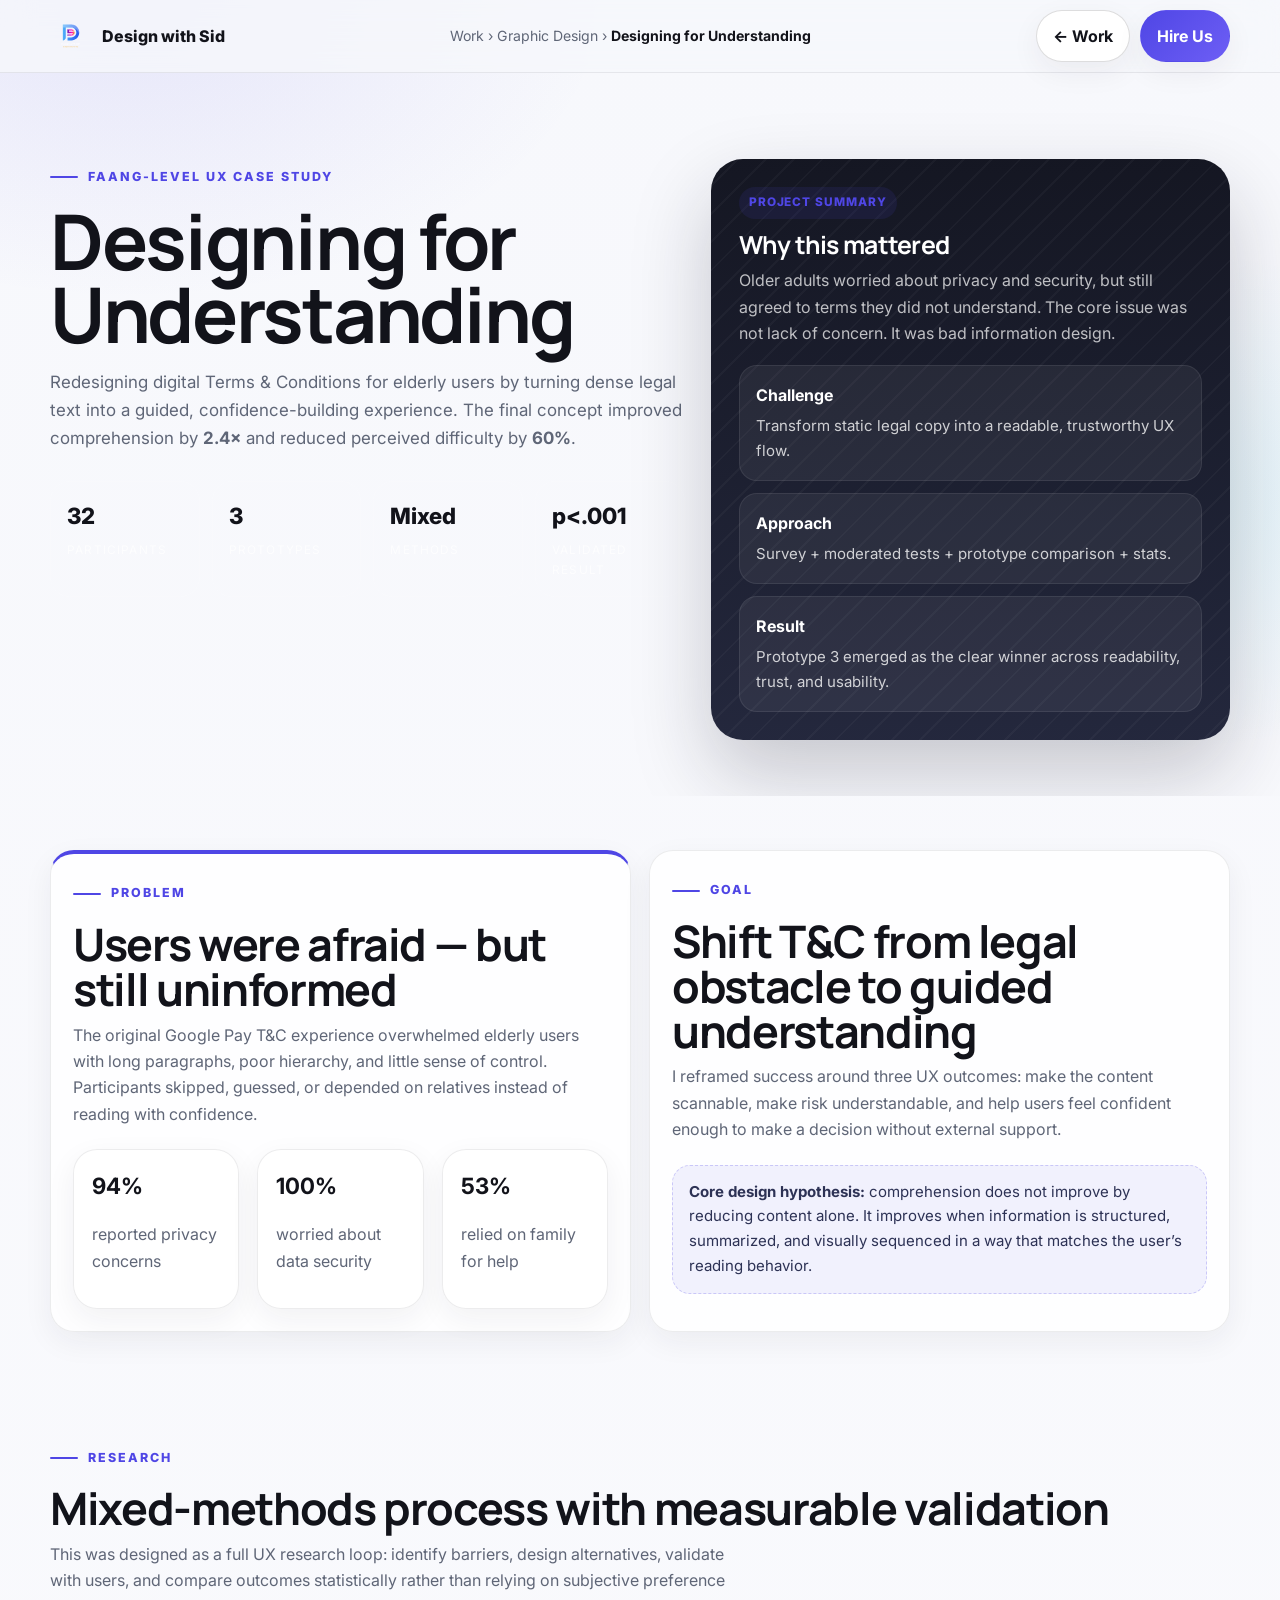
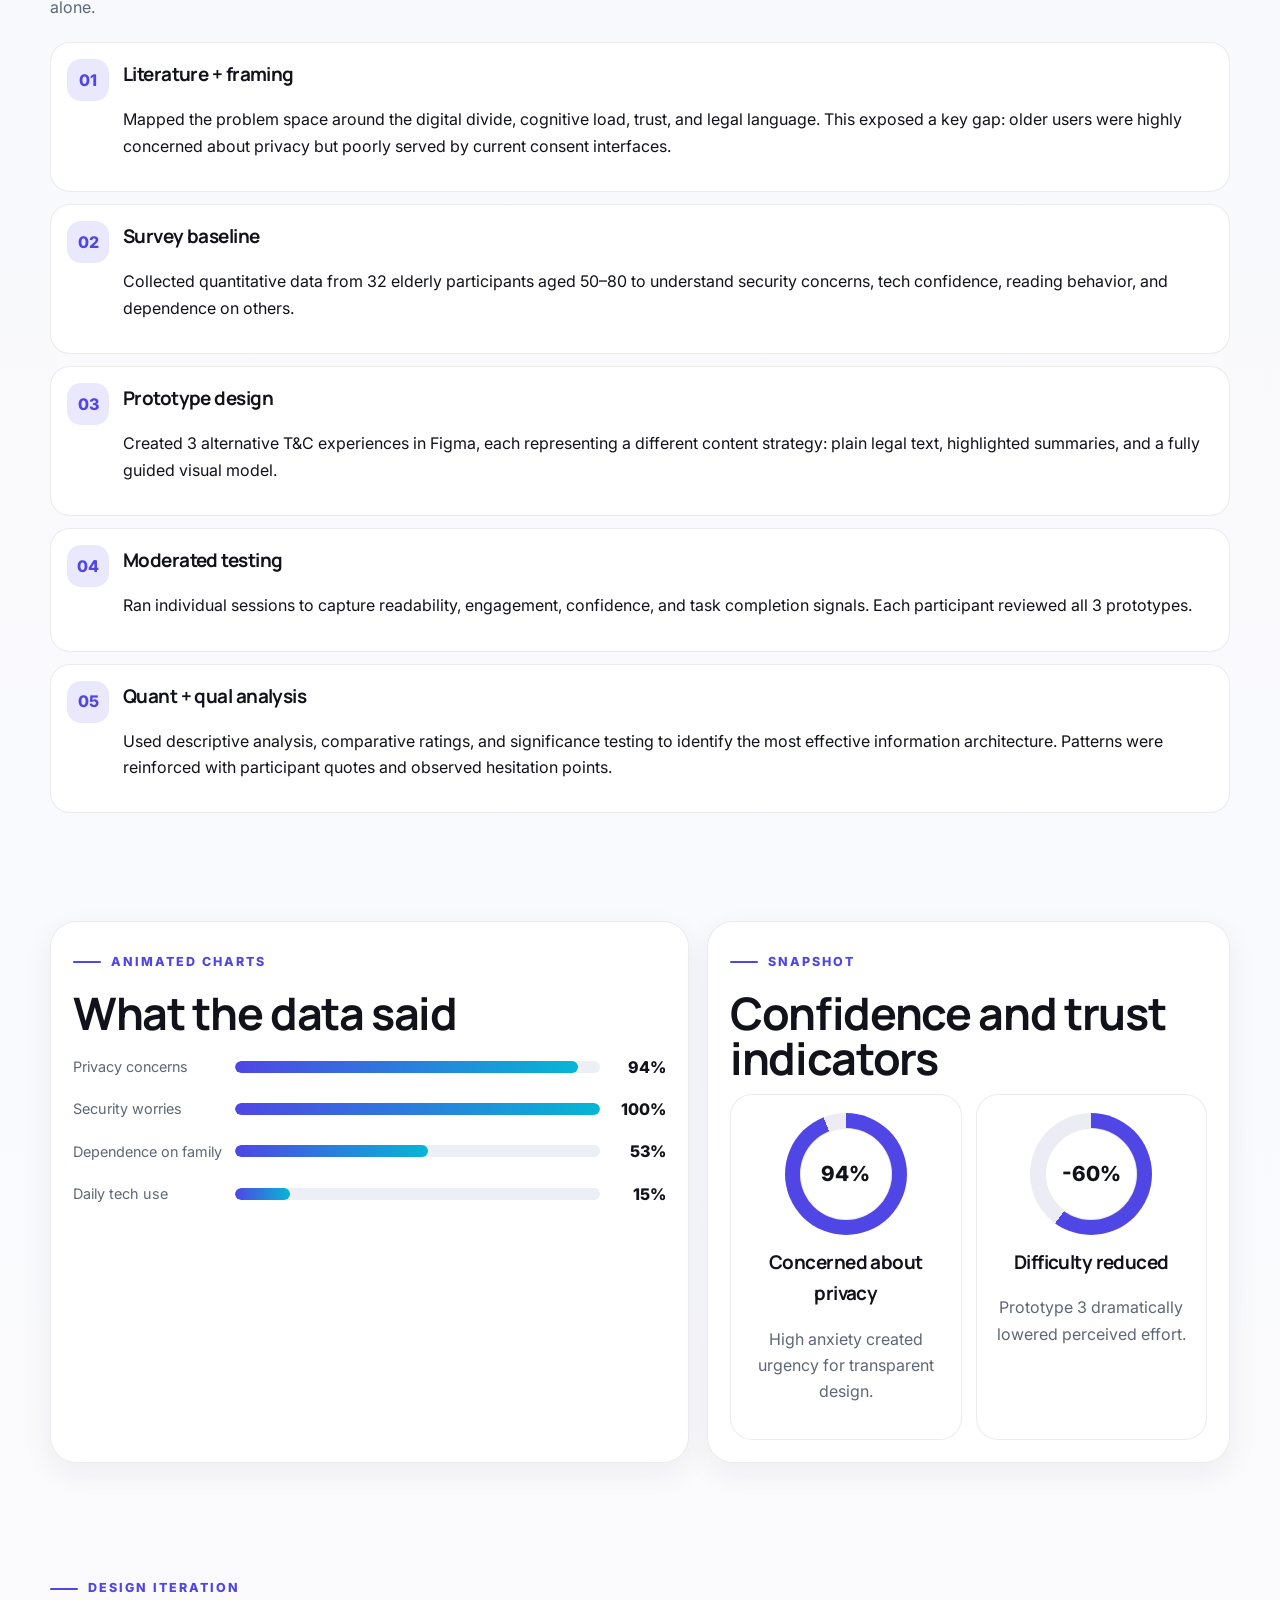
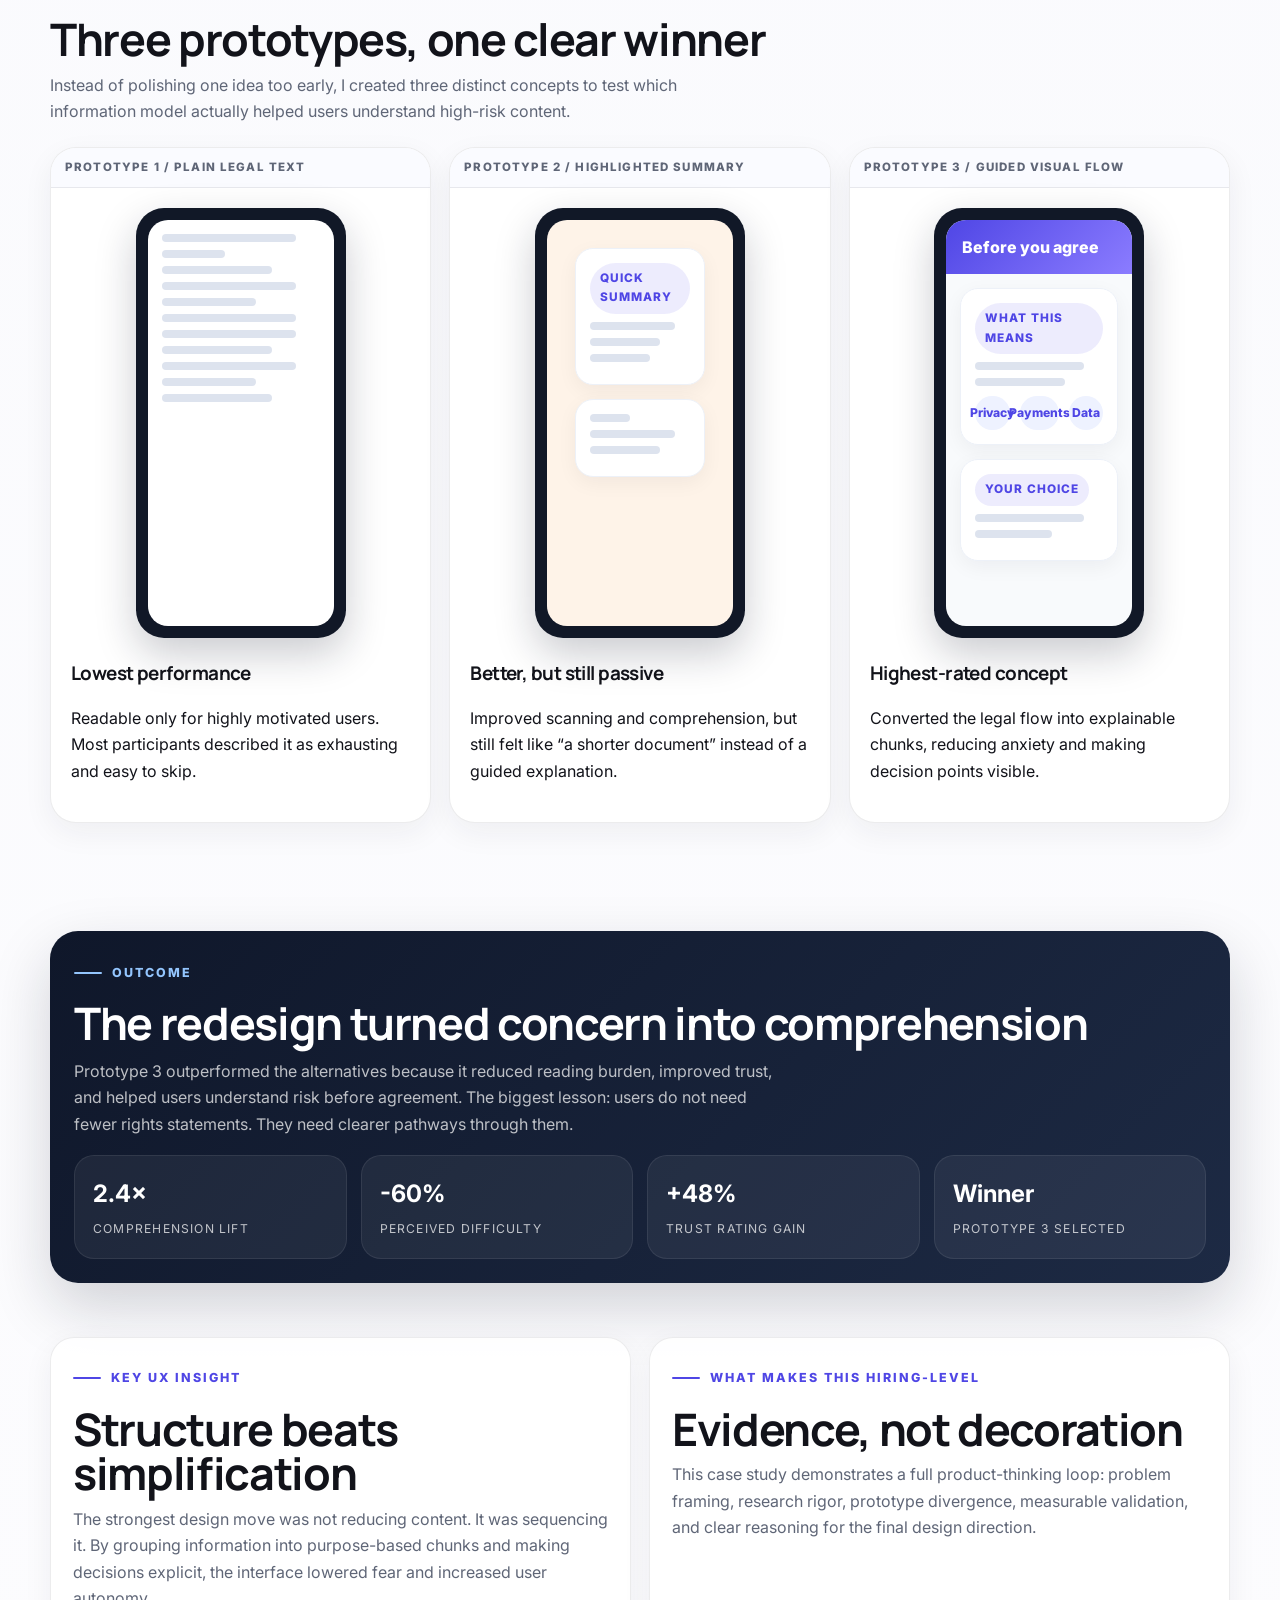
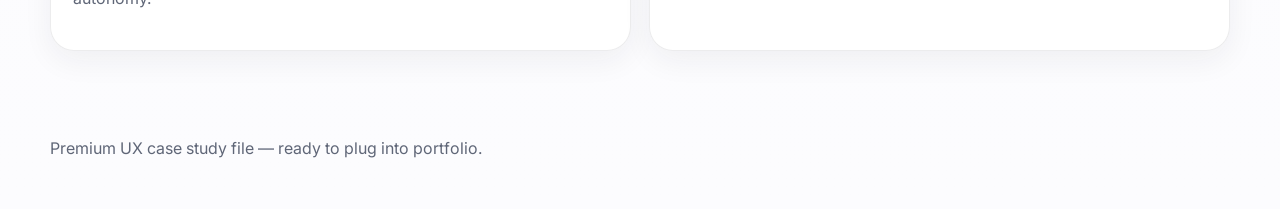
<file: designing-for-understanding.html>
﻿<!doctype html>
<html lang="en">
<head>
  <meta charset="utf-8" />
  <meta name="viewport" content="width=device-width,initial-scale=1" />
  <title>Designing for Understanding — Premium UX Case Study</title>
  <meta name="description" content="FAANG-level UX case study on redesigning digital Terms & Conditions for elderly users through mixed-methods research and measurable outcomes." />
  <link rel="preconnect" href="https://fonts.googleapis.com">
  <link rel="preconnect" href="https://fonts.gstatic.com" crossorigin>
  <link href="https://fonts.googleapis.com/css2?family=Inter:wght@400;500;600;700;800&family=Manrope:wght@700;800&display=swap" rel="stylesheet">
  <style>
    :root{
      --bg:#f7f8fc;
      --paper:#ffffff;
      --ink:#12131a;
      --muted:#5f6677;
      --line:rgba(18,19,26,.08);
      --line-strong:rgba(18,19,26,.14);
      --brand:#4f46e5;
      --brand-2:#06b6d4;
      --brand-3:#f59e0b;
      --green:#16a34a;
      --shadow:0 24px 60px rgba(26,31,54,.10);
      --soft:0 10px 30px rgba(26,31,54,.06);
      --wrap:1180px;
      --radius:24px;
      --pad:clamp(18px,2.4vw,30px);
    }
    *{box-sizing:border-box}
    html{scroll-behavior:smooth}
    body{
      margin:0;
      font-family:Inter,system-ui,sans-serif;
      color:var(--ink);
      background:
        radial-gradient(800px 500px at 10% 0%, rgba(79,70,229,.10), transparent 60%),
        radial-gradient(700px 420px at 90% 10%, rgba(6,182,212,.09), transparent 60%),
        linear-gradient(180deg, var(--bg), #fcfcfe);
      line-height:1.65;
    }
    a{text-decoration:none;color:inherit}
    .wrap{width:min(var(--wrap), calc(100% - var(--pad)*2)); margin-inline:auto}
    .topbar{
      position:sticky; top:0; z-index:100;
      backdrop-filter:blur(16px);
      background:rgba(247,248,252,.78);
      border-bottom:1px solid var(--line);
    }
    .topbar__row{
      min-height:72px; display:flex; align-items:center; justify-content:space-between; gap:16px;
    }
    .brand{display:flex; align-items:center; gap:12px; font-weight:800}
    .brand__mark{
      width:38px; height:38px; border-radius:14px;
      background:linear-gradient(135deg,var(--brand),var(--brand-2));
      box-shadow:0 16px 30px rgba(79,70,229,.24);
      position:relative;
    }
    .brand__mark::after{
      content:""; position:absolute; inset:8px; border-radius:10px;
      border:1px solid rgba(255,255,255,.45);
    }
    .crumb{font-size:.88rem; color:var(--muted)}
    .crumb strong{color:var(--ink)}
    .btn{
      display:inline-flex; align-items:center; justify-content:center; gap:8px;
      padding:12px 16px; border-radius:999px; font-weight:700;
      border:1px solid var(--line-strong); background:#fff;
      transition:.18s ease; box-shadow:var(--soft)
    }
    .btn:hover{transform:translateY(-2px)}
    .btn--primary{background:linear-gradient(135deg,var(--brand),#6d5ef5); color:#fff; border-color:transparent}
    .hero{padding:86px 0 56px; position:relative; overflow:hidden}
    .hero__grid{display:grid; grid-template-columns:1.1fr .9fr; gap:26px; align-items:start}
    .eyebrow{
      display:inline-flex; align-items:center; gap:10px; margin-bottom:18px;
      font-size:.78rem; letter-spacing:.16em; text-transform:uppercase; font-weight:800; color:var(--brand)
    }
    .eyebrow::before{content:""; width:28px; height:2px; background:currentColor; border-radius:999px}
    h1,h2,h3{font-family:Manrope,Inter,sans-serif; margin:0; letter-spacing:-.03em}
    h1{font-size:clamp(2.7rem,6vw,5.4rem); line-height:.95}
    h2{font-size:clamp(1.8rem,3.5vw,3rem); line-height:1}
    h3{font-size:1.18rem}
    .lead{font-size:1.06rem; color:var(--muted); max-width:63ch; margin-top:18px}
    .heroCard{
      background:linear-gradient(180deg, rgba(16,18,30,.98), rgba(27,31,53,.96));
      color:#fff; border-radius:32px; padding:28px; box-shadow:0 34px 80px rgba(21,24,42,.22);
      position:relative; overflow:hidden;
    }
    .heroCard::before{
      content:""; position:absolute; inset:0;
      background:repeating-linear-gradient(-45deg, transparent, transparent 18px, rgba(255,255,255,.03) 18px, rgba(255,255,255,.03) 20px);
    }
    .heroCard > *{position:relative; z-index:1}
    .heroStats{display:grid; grid-template-columns:repeat(4,1fr); gap:12px; margin-top:28px}
    .stat{
      background:rgba(255,255,255,.06); border:1px solid rgba(255,255,255,.08);
      border-radius:20px; padding:16px
    }
    .stat__num{display:block; font-size:1.4rem; font-weight:800}
    .stat__label{display:block; margin-top:6px; font-size:.74rem; color:rgba(255,255,255,.72); text-transform:uppercase; letter-spacing:.1em}
    .section{padding:54px 0}
    .sectionHead{margin-bottom:22px}
    .sectionLead{color:var(--muted); max-width:68ch; margin-top:10px}
    .grid-2{display:grid; grid-template-columns:1fr 1fr; gap:18px}
    .grid-3{display:grid; grid-template-columns:repeat(3,1fr); gap:18px}
    .card{
      background:rgba(255,255,255,.86); border:1px solid var(--line);
      border-radius:var(--radius); padding:22px; box-shadow:var(--soft)
    }
    .card p{color:var(--muted)}
    .problemCard{border-top:4px solid var(--brand)}
    .pill{
      display:inline-flex; padding:6px 10px; border-radius:999px;
      background:rgba(79,70,229,.10); color:var(--brand); font-size:.74rem; font-weight:800; letter-spacing:.08em; text-transform:uppercase
    }
    .timeline{display:grid; gap:12px}
    .step{
      display:grid; grid-template-columns:42px 1fr; gap:14px; align-items:start;
      padding:16px; border-radius:20px; border:1px solid var(--line); background:#fff
    }
    .stepNum{
      width:42px; height:42px; border-radius:14px; background:rgba(79,70,229,.12);
      display:grid; place-items:center; font-weight:800; color:var(--brand)
    }
    .insight{
      padding:14px 16px; border-radius:18px; background:rgba(79,70,229,.07);
      border:1px dashed rgba(79,70,229,.24); color:#2d3255; font-size:.94rem
    }
    .chartGrid{display:grid; grid-template-columns:1.1fr .9fr; gap:18px}
    .chartWrap{
      background:#fff; border:1px solid var(--line); border-radius:26px; padding:22px; box-shadow:var(--soft)
    }
    .bars{display:grid; gap:16px; margin-top:18px}
    .barRow{display:grid; grid-template-columns:150px 1fr 54px; gap:12px; align-items:center}
    .barLabel{font-size:.9rem; color:var(--muted)}
    .track{height:12px; background:#eceff6; border-radius:999px; overflow:hidden}
    .fill{
      height:100%; width:0; border-radius:999px;
      background:linear-gradient(90deg,var(--brand),var(--brand-2));
      transition:width 1.2s cubic-bezier(.22,1,.36,1)
    }
    .val{font-weight:800; color:var(--ink); text-align:right}
    .ringArea{display:grid; grid-template-columns:1fr 1fr; gap:14px; margin-top:14px}
    .ringCard{
      border:1px solid var(--line); border-radius:22px; padding:18px; background:#fff
    }
    .ring{
      width:122px; height:122px; margin:0 auto 12px; position:relative;
      background:conic-gradient(var(--brand) 0deg,var(--brand) calc(var(--pct)*3.6deg), #ecedf4 calc(var(--pct)*3.6deg), #ecedf4 360deg);
      border-radius:50%;
    }
    .ring::after{
      content:""; position:absolute; inset:15px; background:#fff; border-radius:50%;
      box-shadow:inset 0 0 0 1px var(--line)
    }
    .ring span{
      position:absolute; inset:0; display:grid; place-items:center; z-index:1;
      font-size:1.3rem; font-weight:800
    }
    .screenGrid{display:grid; grid-template-columns:repeat(3,1fr); gap:18px}
    .screen{
      background:#fff; border:1px solid var(--line); border-radius:26px; box-shadow:var(--soft); overflow:hidden
    }
    .screen__top{padding:10px 14px; font-size:.72rem; font-weight:800; color:var(--muted); letter-spacing:.1em; text-transform:uppercase; background:#fafbff; border-bottom:1px solid var(--line)}
    .phone{
      margin:20px auto; width:210px; height:430px; border-radius:28px; background:#111827; padding:12px; box-shadow:0 16px 40px rgba(17,24,39,.22)
    }
    .phone__screen{
      height:100%; border-radius:20px; background:#fff; overflow:hidden; position:relative
    }
    .proto1 .phone__screen{padding:14px; background:#fff}
    .proto2 .phone__screen{padding:14px; background:#fef3e8}
    .proto3 .phone__screen{padding:0; background:#f8fafc}
    .miniText{height:8px; background:#dde3ee; border-radius:999px; margin-bottom:8px}
    .miniText.w60{width:60%}.miniText.w70{width:70%}.miniText.w85{width:85%}.miniText.w40{width:40%}
    .badgeHead{
      padding:14px 16px; background:linear-gradient(135deg,var(--brand),#8b7cff); color:#fff; font-weight:800
    }
    .summaryCard{
      margin:14px; background:#fff; border:1px solid #edf1f8; border-radius:18px; padding:14px; box-shadow:0 6px 20px rgba(20,24,42,.05)
    }
    .iconRow{display:flex; gap:10px; margin-top:10px}
    .iconPill{height:34px; min-width:34px; padding:0 10px; border-radius:999px; background:#eef2ff; display:flex; align-items:center; justify-content:center; color:var(--brand); font-size:.76rem; font-weight:800}
    .outcomeBand{
      padding:24px; border-radius:28px; color:#fff; background:linear-gradient(135deg,#0f172a,#1d2a44);
      box-shadow:0 24px 60px rgba(14,20,37,.18)
    }
    .impactGrid{display:grid; grid-template-columns:repeat(4,1fr); gap:14px; margin-top:18px}
    .impact{
      padding:18px; border-radius:20px; background:rgba(255,255,255,.06); border:1px solid rgba(255,255,255,.08)
    }
    .impact strong{display:block; font-size:1.5rem}
    .impact span{font-size:.76rem; text-transform:uppercase; color:rgba(255,255,255,.72); letter-spacing:.1em}
    .footer{padding:30px 0 48px; color:var(--muted)}
    @media (max-width:1020px){
      .hero__grid,.grid-2,.chartGrid,.grid-3,.screenGrid{grid-template-columns:1fr}
      .heroStats,.impactGrid{grid-template-columns:1fr 1fr}
    }
    @media (max-width:720px){
      .barRow{grid-template-columns:1fr}
      .heroStats,.impactGrid,.ringArea{grid-template-columns:1fr}
      .phone{width:100%; max-width:220px}
    }
    .reveal{opacity:0; transform:translateY(22px); transition:opacity .6s ease, transform .6s ease}
    .reveal.in{opacity:1; transform:none}
  
    /* Global accessibility and responsive baseline */
    .skip-link{
      position:absolute;
      left:12px;
      top:-48px;
      z-index:9999;
      background:#111;
      color:#fff;
      padding:10px 12px;
      border-radius:10px;
      font-weight:700;
      text-decoration:none;
    }
    .skip-link:focus{top:12px}

    a:focus-visible,
    button:focus-visible,
    input:focus-visible,
    select:focus-visible,
    textarea:focus-visible,
    [tabindex]:focus-visible{
      outline:3px solid #2563eb;
      outline-offset:3px;
      border-radius:6px;
    }

    img,video,canvas,svg{max-width:100%;height:auto}

    @media (max-width: 900px){
      .topbar__row{flex-wrap:wrap}
    }
  </style>
</head>
<body>
  <a class="skip-link" href="#main-content">Skip to main content</a>
  <header class="topbar">
    <div class="wrap topbar__row">
      <a class="brand" href="index.html">
        <img src="../assests/img/logo.svg" alt="design with sid logo" style="height: 40px; width: auto;">
        <span class="brand__name">Design with Sid</span>
      </a>
      <div class="crumb"><a href="index.html#work" style="color:inherit;text-decoration:none">Work</a> › <a href="index.html#work" style="color:inherit;text-decoration:none">Graphic Design</a> › <strong>Designing for Understanding</strong></div>
      <div style="display:flex;gap:10px">
        <a class="btn" href="index.html#work">← Work</a>
        <a class="btn btn--primary" href="index.html#contact">Hire Us</a>
      </div>
    </div>
  </header>

  <main id="main-content">
    <section class="hero">
      <div class="wrap hero__grid">
        <div class="reveal">
          <div class="eyebrow">FAANG-Level UX Case Study</div>
          <h1>Designing for Understanding</h1>
          <p class="lead">Redesigning digital Terms & Conditions for elderly users by turning dense legal text into a guided, confidence-building experience. The final concept improved comprehension by <strong>2.4×</strong> and reduced perceived difficulty by <strong>60%</strong>.</p>
          <div class="heroStats">
            <div class="stat"><span class="stat__num">32</span><span class="stat__label">Participants</span></div>
            <div class="stat"><span class="stat__num">3</span><span class="stat__label">Prototypes</span></div>
            <div class="stat"><span class="stat__num">Mixed</span><span class="stat__label">Methods</span></div>
            <div class="stat"><span class="stat__num">p&lt;.001</span><span class="stat__label">Validated Result</span></div>
          </div>
        </div>

        <aside class="heroCard reveal">
          <span class="pill">Project Summary</span>
          <h2 style="margin-top:14px;font-size:1.55rem">Why this mattered</h2>
          <p style="color:rgba(255,255,255,.72); margin-top:10px">Older adults worried about privacy and security, but still agreed to terms they did not understand. The core issue was not lack of concern. It was bad information design.</p>
          <div style="display:grid;gap:12px;margin-top:18px">
            <div style="padding:16px;border-radius:18px;background:rgba(255,255,255,.06);border:1px solid rgba(255,255,255,.08)">
              <strong>Challenge</strong>
              <div style="color:rgba(255,255,255,.78);font-size:.94rem;margin-top:6px">Transform static legal copy into a readable, trustworthy UX flow.</div>
            </div>
            <div style="padding:16px;border-radius:18px;background:rgba(255,255,255,.06);border:1px solid rgba(255,255,255,.08)">
              <strong>Approach</strong>
              <div style="color:rgba(255,255,255,.78);font-size:.94rem;margin-top:6px">Survey + moderated tests + prototype comparison + stats.</div>
            </div>
            <div style="padding:16px;border-radius:18px;background:rgba(255,255,255,.06);border:1px solid rgba(255,255,255,.08)">
              <strong>Result</strong>
              <div style="color:rgba(255,255,255,.78);font-size:.94rem;margin-top:6px">Prototype 3 emerged as the clear winner across readability, trust, and usability.</div>
            </div>
          </div>
        </aside>
      </div>
    </section>

    <section class="section">
      <div class="wrap grid-2">
        <div class="card problemCard reveal">
          <div class="sectionHead">
            <div class="eyebrow">Problem</div>
            <h2>Users were afraid — but still uninformed</h2>
            <p class="sectionLead">The original Google Pay T&amp;C experience overwhelmed elderly users with long paragraphs, poor hierarchy, and little sense of control. Participants skipped, guessed, or depended on relatives instead of reading with confidence.</p>
          </div>
          <div class="grid-3" style="margin-top:8px">
            <div class="card" style="padding:18px">
              <strong style="font-size:1.4rem">94%</strong>
              <p>reported privacy concerns</p>
            </div>
            <div class="card" style="padding:18px">
              <strong style="font-size:1.4rem">100%</strong>
              <p>worried about data security</p>
            </div>
            <div class="card" style="padding:18px">
              <strong style="font-size:1.4rem">53%</strong>
              <p>relied on family for help</p>
            </div>
          </div>
        </div>

        <div class="card reveal">
          <div class="sectionHead">
            <div class="eyebrow">Goal</div>
            <h2>Shift T&amp;C from legal obstacle to guided understanding</h2>
            <p class="sectionLead">I reframed success around three UX outcomes: make the content scannable, make risk understandable, and help users feel confident enough to make a decision without external support.</p>
          </div>
          <div class="insight">
            <strong>Core design hypothesis:</strong> comprehension does not improve by reducing content alone. It improves when information is structured, summarized, and visually sequenced in a way that matches the user’s reading behavior.
          </div>
        </div>
      </div>
    </section>

    <section class="section" id="research">
      <div class="wrap">
        <div class="sectionHead reveal">
          <div class="eyebrow">Research</div>
          <h2>Mixed-methods process with measurable validation</h2>
          <p class="sectionLead">This was designed as a full UX research loop: identify barriers, design alternatives, validate with users, and compare outcomes statistically rather than relying on subjective preference alone.</p>
        </div>
        <div class="timeline">
          <div class="step reveal">
            <div class="stepNum">01</div>
            <div>
              <h3>Literature + framing</h3>
              <p>Mapped the problem space around the digital divide, cognitive load, trust, and legal language. This exposed a key gap: older users were highly concerned about privacy but poorly served by current consent interfaces.</p>
            </div>
          </div>
          <div class="step reveal">
            <div class="stepNum">02</div>
            <div>
              <h3>Survey baseline</h3>
              <p>Collected quantitative data from 32 elderly participants aged 50–80 to understand security concerns, tech confidence, reading behavior, and dependence on others.</p>
            </div>
          </div>
          <div class="step reveal">
            <div class="stepNum">03</div>
            <div>
              <h3>Prototype design</h3>
              <p>Created 3 alternative T&amp;C experiences in Figma, each representing a different content strategy: plain legal text, highlighted summaries, and a fully guided visual model.</p>
            </div>
          </div>
          <div class="step reveal">
            <div class="stepNum">04</div>
            <div>
              <h3>Moderated testing</h3>
              <p>Ran individual sessions to capture readability, engagement, confidence, and task completion signals. Each participant reviewed all 3 prototypes.</p>
            </div>
          </div>
          <div class="step reveal">
            <div class="stepNum">05</div>
            <div>
              <h3>Quant + qual analysis</h3>
              <p>Used descriptive analysis, comparative ratings, and significance testing to identify the most effective information architecture. Patterns were reinforced with participant quotes and observed hesitation points.</p>
            </div>
          </div>
        </div>
      </div>
    </section>

    <section class="section">
      <div class="wrap chartGrid">
        <div class="chartWrap reveal">
          <div class="eyebrow">Animated Charts</div>
          <h2>What the data said</h2>
          <div class="bars">
            <div class="barRow">
              <div class="barLabel">Privacy concerns</div>
              <div class="track"><div class="fill" data-width="94"></div></div>
              <div class="val">94%</div>
            </div>
            <div class="barRow">
              <div class="barLabel">Security worries</div>
              <div class="track"><div class="fill" data-width="100"></div></div>
              <div class="val">100%</div>
            </div>
            <div class="barRow">
              <div class="barLabel">Dependence on family</div>
              <div class="track"><div class="fill" data-width="53"></div></div>
              <div class="val">53%</div>
            </div>
            <div class="barRow">
              <div class="barLabel">Daily tech use</div>
              <div class="track"><div class="fill" data-width="15"></div></div>
              <div class="val">15%</div>
            </div>
          </div>
        </div>

        <div class="chartWrap reveal">
          <div class="eyebrow">Snapshot</div>
          <h2>Confidence and trust indicators</h2>
          <div class="ringArea">
            <div class="ringCard">
              <div class="ring" style="--pct:94"><span>94%</span></div>
              <h3 style="text-align:center">Concerned about privacy</h3>
              <p style="text-align:center;color:var(--muted)">High anxiety created urgency for transparent design.</p>
            </div>
            <div class="ringCard">
              <div class="ring" style="--pct:60"><span>-60%</span></div>
              <h3 style="text-align:center">Difficulty reduced</h3>
              <p style="text-align:center;color:var(--muted)">Prototype 3 dramatically lowered perceived effort.</p>
            </div>
          </div>
        </div>
      </div>
    </section>

    <section class="section">
      <div class="wrap">
        <div class="sectionHead reveal">
          <div class="eyebrow">Design Iteration</div>
          <h2>Three prototypes, one clear winner</h2>
          <p class="sectionLead">Instead of polishing one idea too early, I created three distinct concepts to test which information model actually helped users understand high-risk content.</p>
        </div>
        <div class="screenGrid">
          <article class="screen reveal proto1">
            <div class="screen__top">Prototype 1 / Plain Legal Text</div>
            <div class="phone">
              <div class="phone__screen">
                <div class="miniText w85"></div><div class="miniText w40"></div>
                <div class="miniText w70"></div><div class="miniText w85"></div><div class="miniText w60"></div>
                <div class="miniText w85"></div><div class="miniText w85"></div><div class="miniText w70"></div>
                <div class="miniText w85"></div><div class="miniText w60"></div><div class="miniText w70"></div>
              </div>
            </div>
            <div style="padding:0 20px 22px">
              <h3>Lowest performance</h3>
              <p>Readable only for highly motivated users. Most participants described it as exhausting and easy to skip.</p>
            </div>
          </article>

          <article class="screen reveal proto2">
            <div class="screen__top">Prototype 2 / Highlighted Summary</div>
            <div class="phone">
              <div class="phone__screen">
                <div class="summaryCard">
                  <div class="pill" style="margin-bottom:8px">Quick summary</div>
                  <div class="miniText w85"></div><div class="miniText w70"></div><div class="miniText w60"></div>
                </div>
                <div class="summaryCard">
                  <div class="miniText w40"></div><div class="miniText w85"></div><div class="miniText w70"></div>
                </div>
              </div>
            </div>
            <div style="padding:0 20px 22px">
              <h3>Better, but still passive</h3>
              <p>Improved scanning and comprehension, but still felt like “a shorter document” instead of a guided explanation.</p>
            </div>
          </article>

          <article class="screen reveal proto3">
            <div class="screen__top">Prototype 3 / Guided Visual Flow</div>
            <div class="phone">
              <div class="phone__screen">
                <div class="badgeHead">Before you agree</div>
                <div class="summaryCard">
                  <div class="pill" style="margin-bottom:8px">What this means</div>
                  <div class="miniText w85"></div><div class="miniText w70"></div>
                  <div class="iconRow">
                    <div class="iconPill">Privacy</div>
                    <div class="iconPill">Payments</div>
                    <div class="iconPill">Data</div>
                  </div>
                </div>
                <div class="summaryCard">
                  <div class="pill" style="margin-bottom:8px">Your choice</div>
                  <div class="miniText w85"></div><div class="miniText w60"></div>
                </div>
              </div>
            </div>
            <div style="padding:0 20px 22px">
              <h3>Highest-rated concept</h3>
              <p>Converted the legal flow into explainable chunks, reducing anxiety and making decision points visible.</p>
            </div>
          </article>
        </div>
      </div>
    </section>

    <section class="section" id="impact">
      <div class="wrap outcomeBand reveal">
        <div class="eyebrow" style="color:#93c5fd">Outcome</div>
        <h2 style="color:#fff">The redesign turned concern into comprehension</h2>
        <p style="color:rgba(255,255,255,.72); max-width:70ch; margin-top:12px">Prototype 3 outperformed the alternatives because it reduced reading burden, improved trust, and helped users understand risk before agreement. The biggest lesson: users do not need fewer rights statements. They need clearer pathways through them.</p>
        <div class="impactGrid">
          <div class="impact"><strong>2.4×</strong><span>Comprehension lift</span></div>
          <div class="impact"><strong>-60%</strong><span>Perceived difficulty</span></div>
          <div class="impact"><strong>+48%</strong><span>Trust rating gain</span></div>
          <div class="impact"><strong>Winner</strong><span>Prototype 3 selected</span></div>
        </div>
      </div>
    </section>

    <section class="section" style="padding-top:0">
      <div class="wrap grid-2">
        <div class="card reveal">
          <div class="eyebrow">Key UX Insight</div>
          <h2>Structure beats simplification</h2>
          <p class="sectionLead">The strongest design move was not reducing content. It was sequencing it. By grouping information into purpose-based chunks and making decisions explicit, the interface lowered fear and increased user autonomy.</p>
        </div>
        <div class="card reveal">
          <div class="eyebrow">What makes this hiring-level</div>
          <h2>Evidence, not decoration</h2>
          <p class="sectionLead">This case study demonstrates a full product-thinking loop: problem framing, research rigor, prototype divergence, measurable validation, and clear reasoning for the final design direction.</p>
        </div>
      </div>
    </section>
  </main>

  <footer class="footer">
    <div class="wrap">Premium UX case study file — ready to plug into portfolio.</div>
  </footer>

  <script>
    const observer = new IntersectionObserver((entries)=>{
      entries.forEach(entry=>{
        if(entry.isIntersecting){
          entry.target.classList.add('in');
          if(entry.target.classList.contains('chartWrap') || entry.target.querySelector('.fill')){
            entry.target.querySelectorAll('.fill').forEach(bar=>{
              bar.style.width = bar.dataset.width + '%';
            });
          }
          observer.unobserve(entry.target);
        }
      });
    }, {threshold:0.18});
    document.querySelectorAll('.reveal, .chartWrap').forEach(el=>observer.observe(el));
  </script>
</body>
</html>
</file>
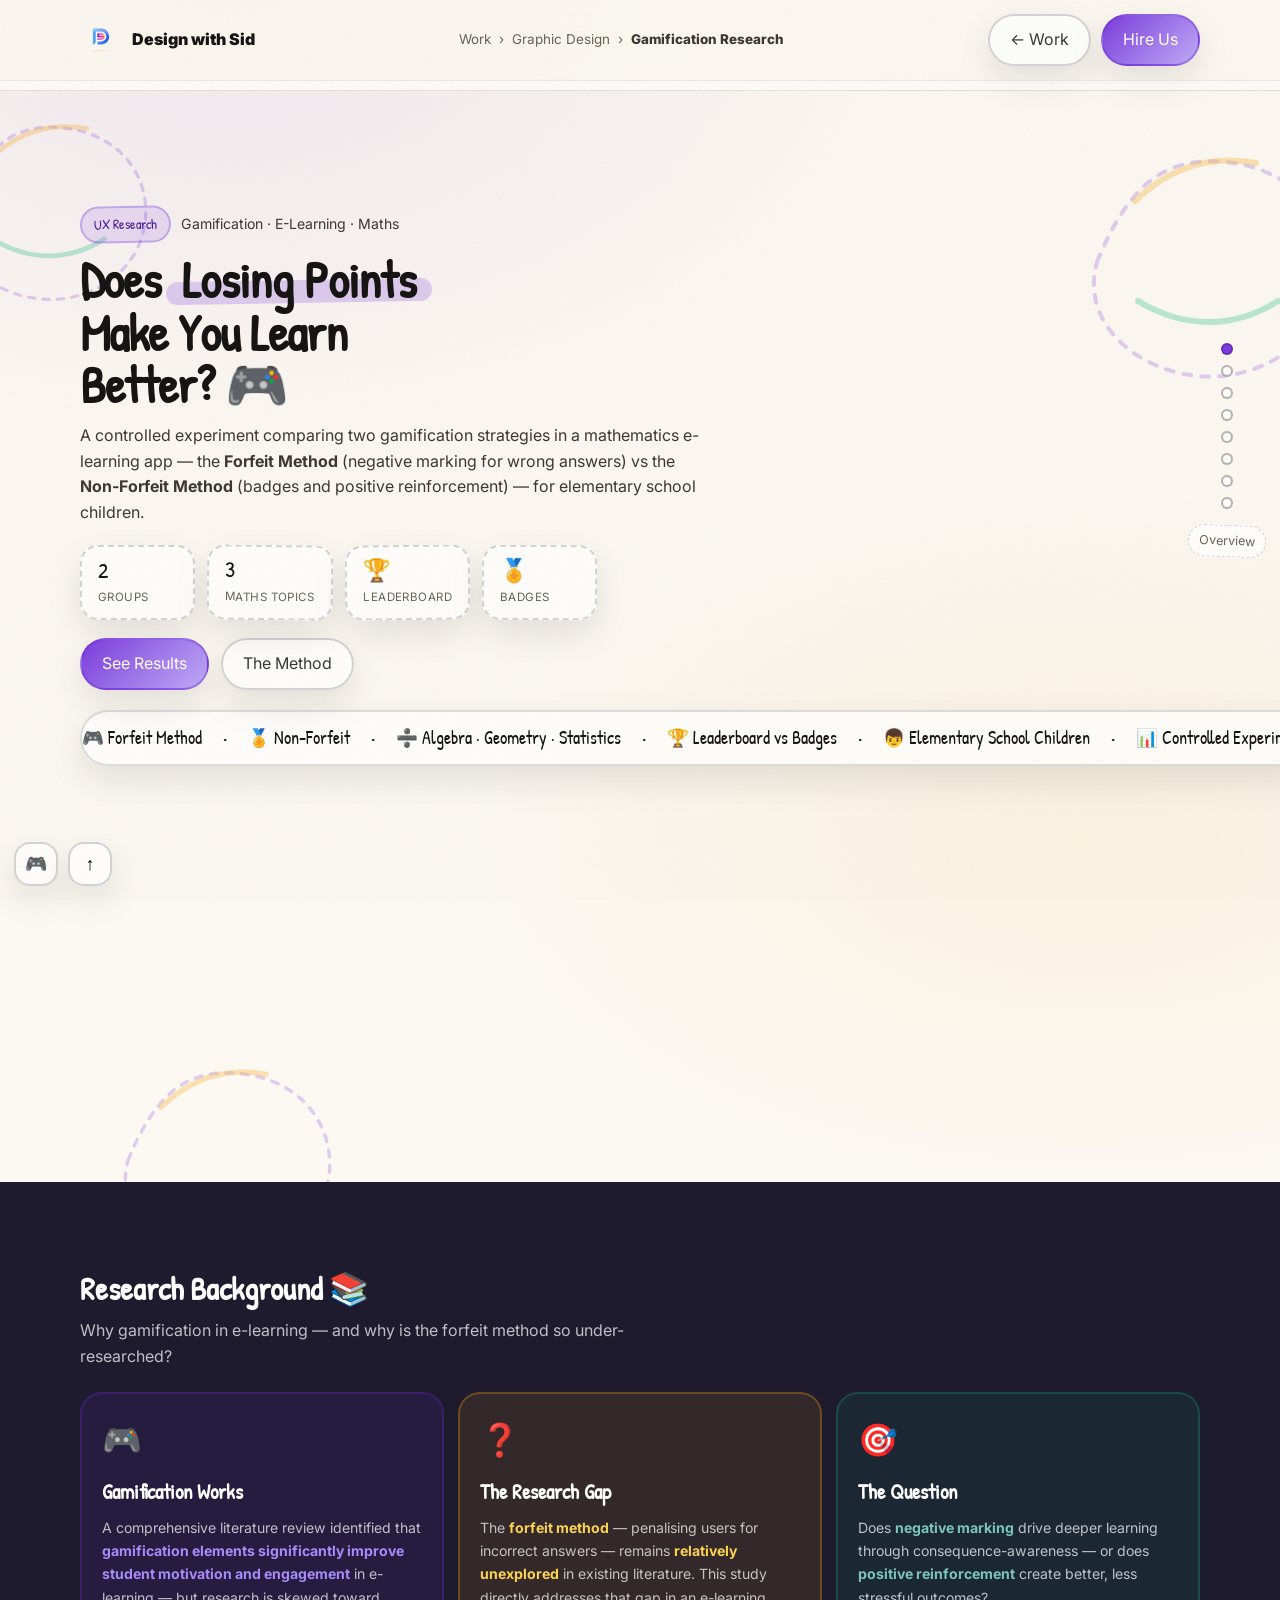
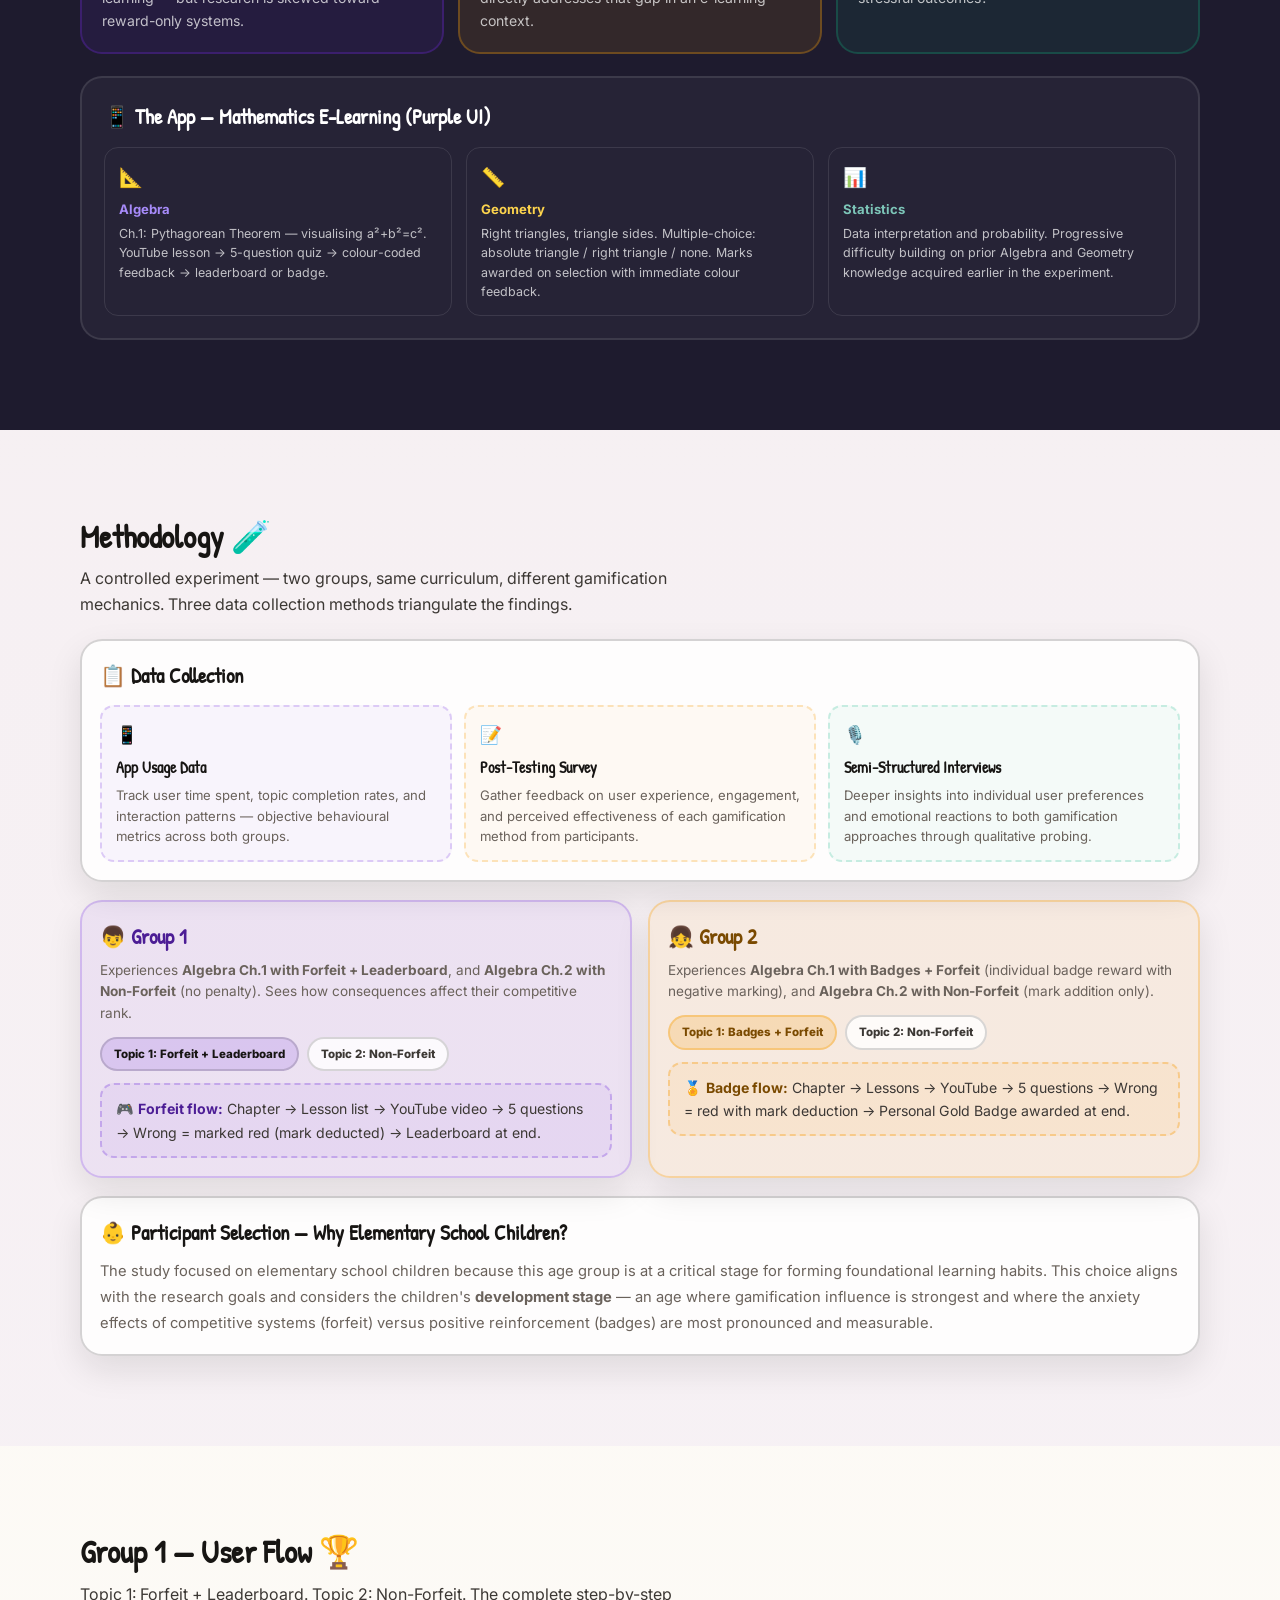
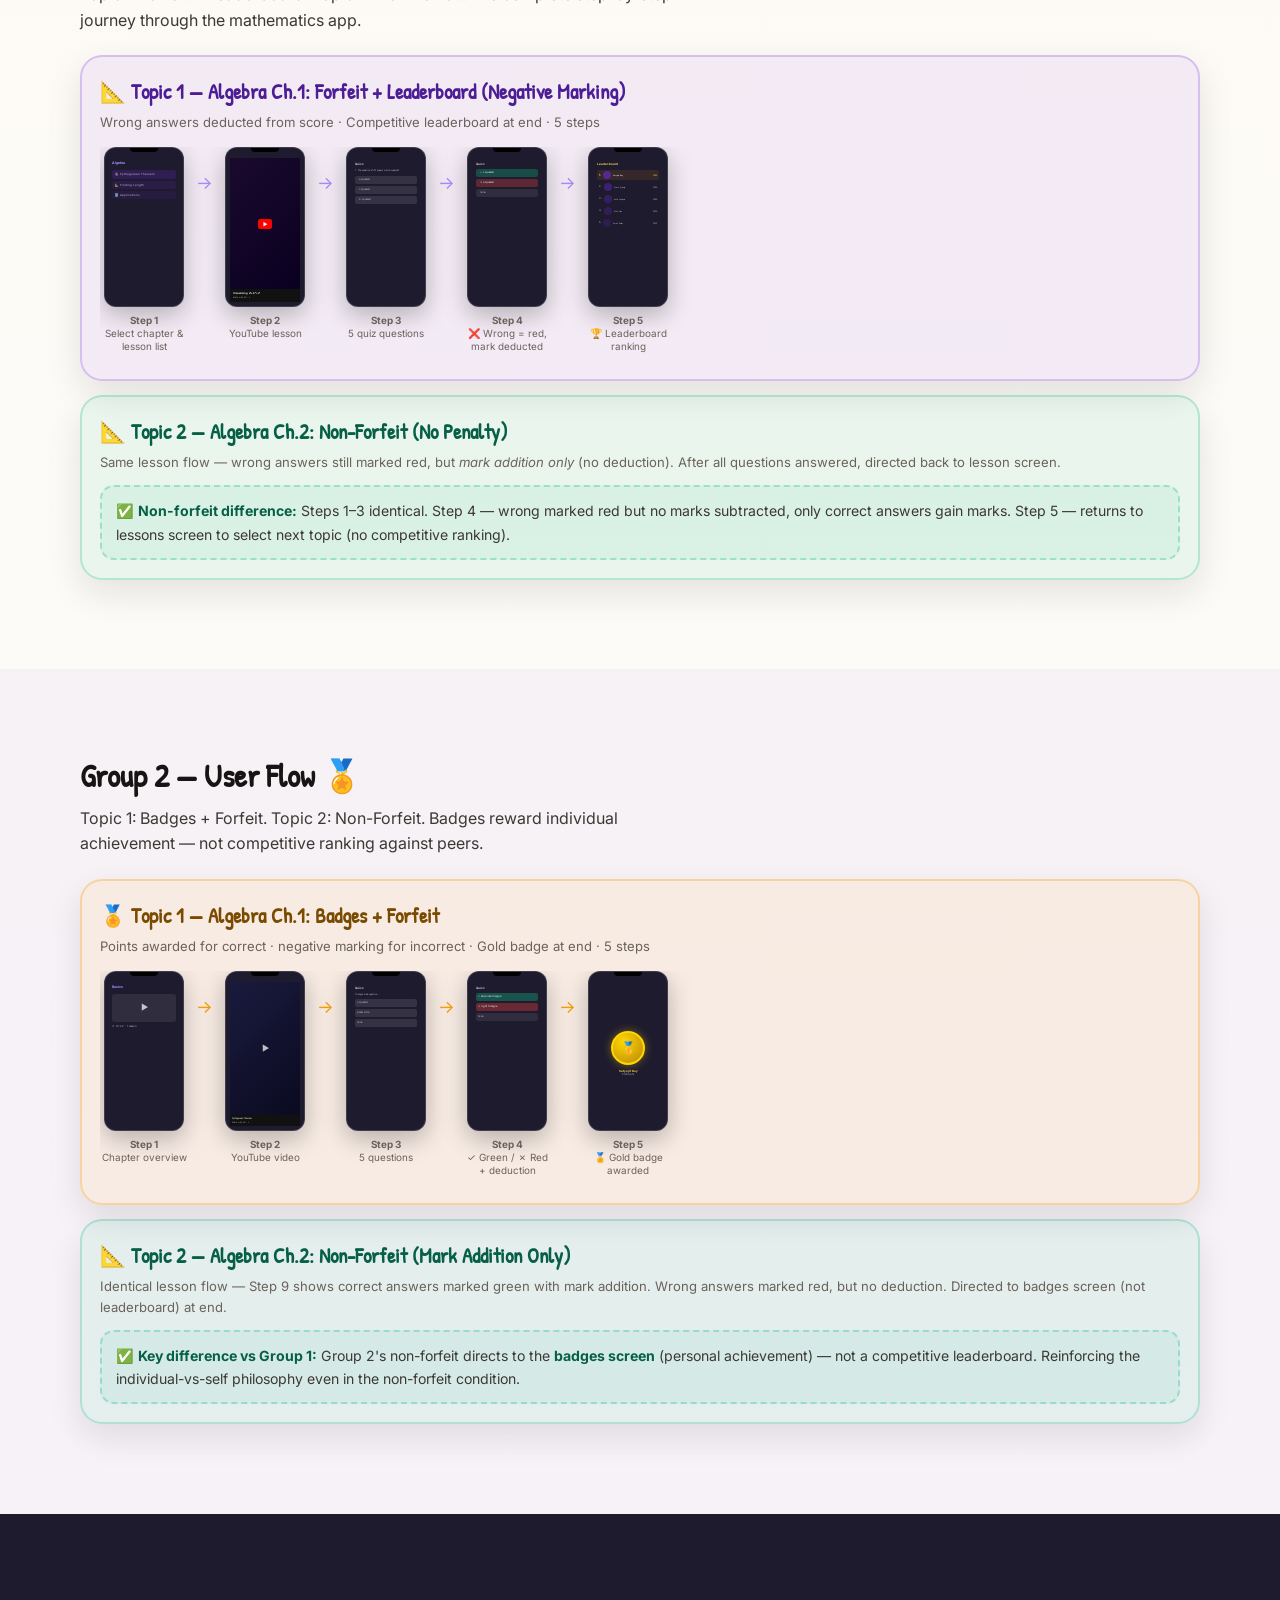
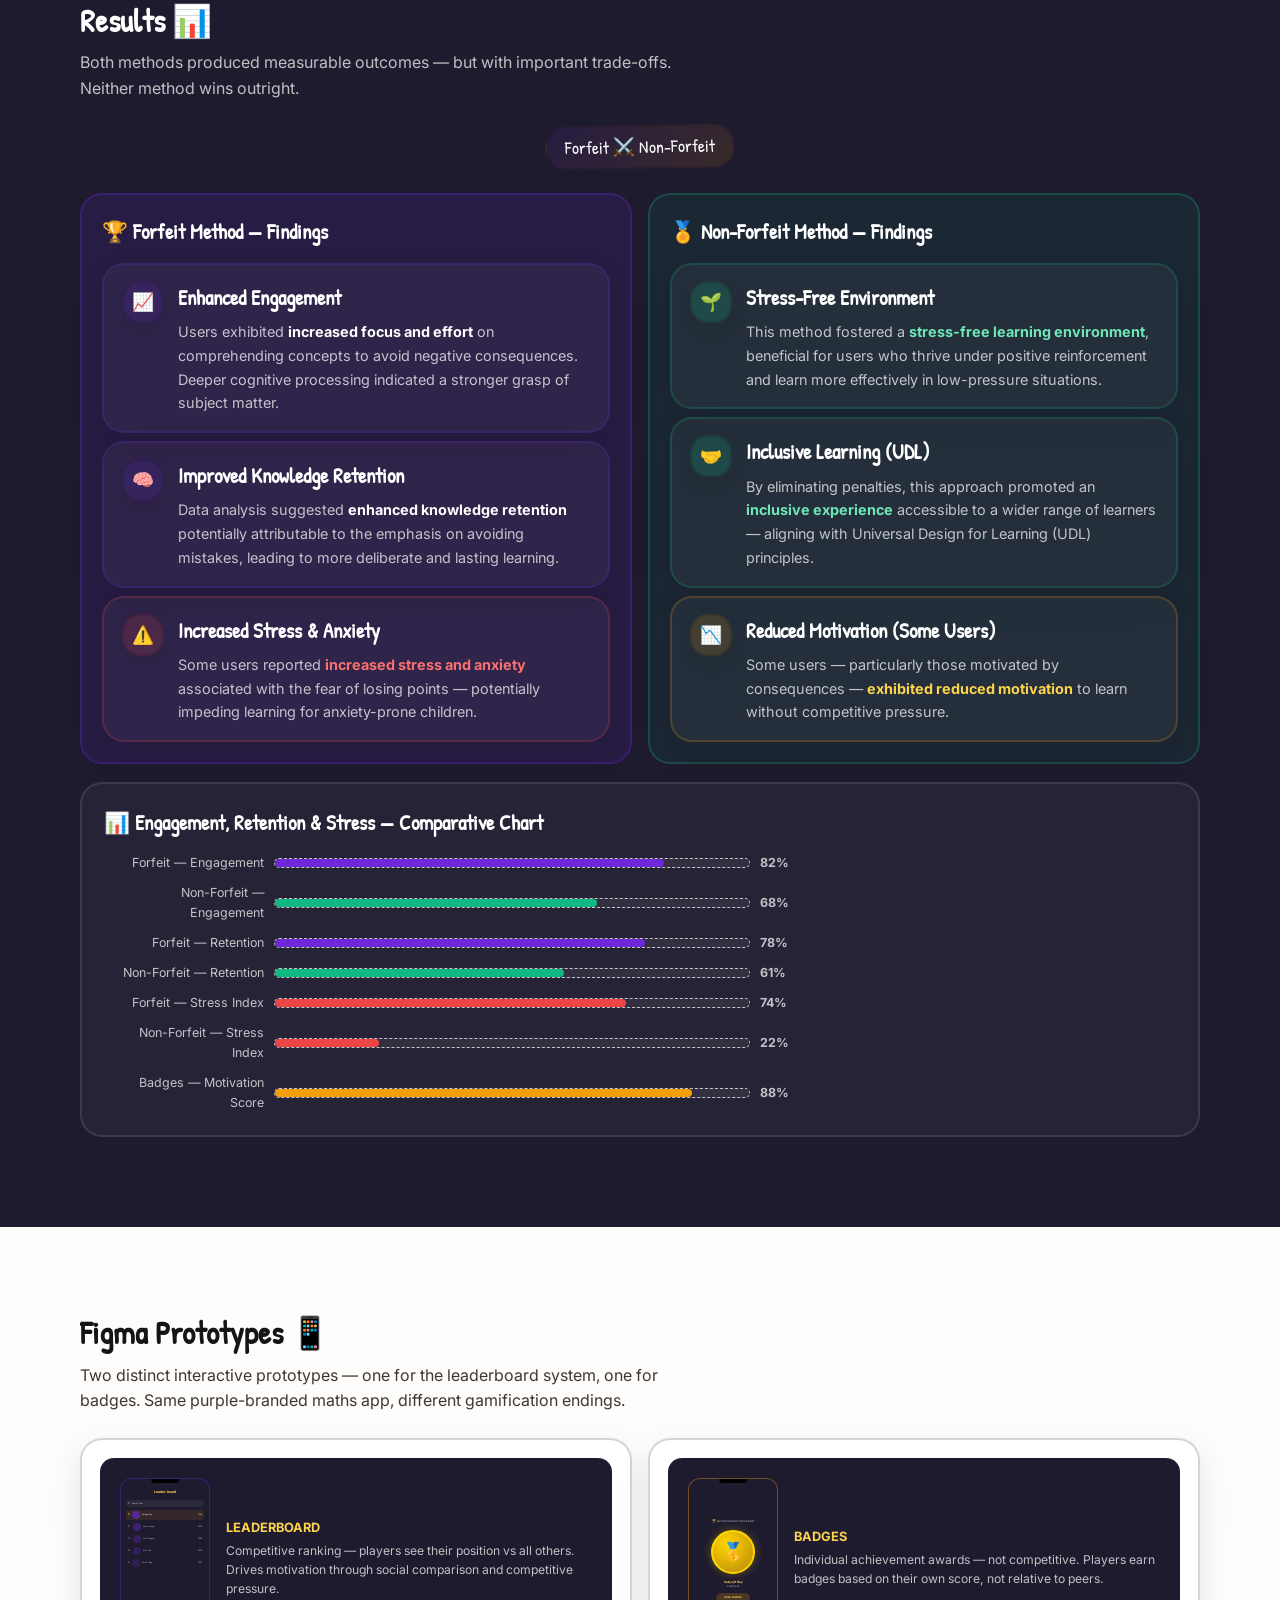
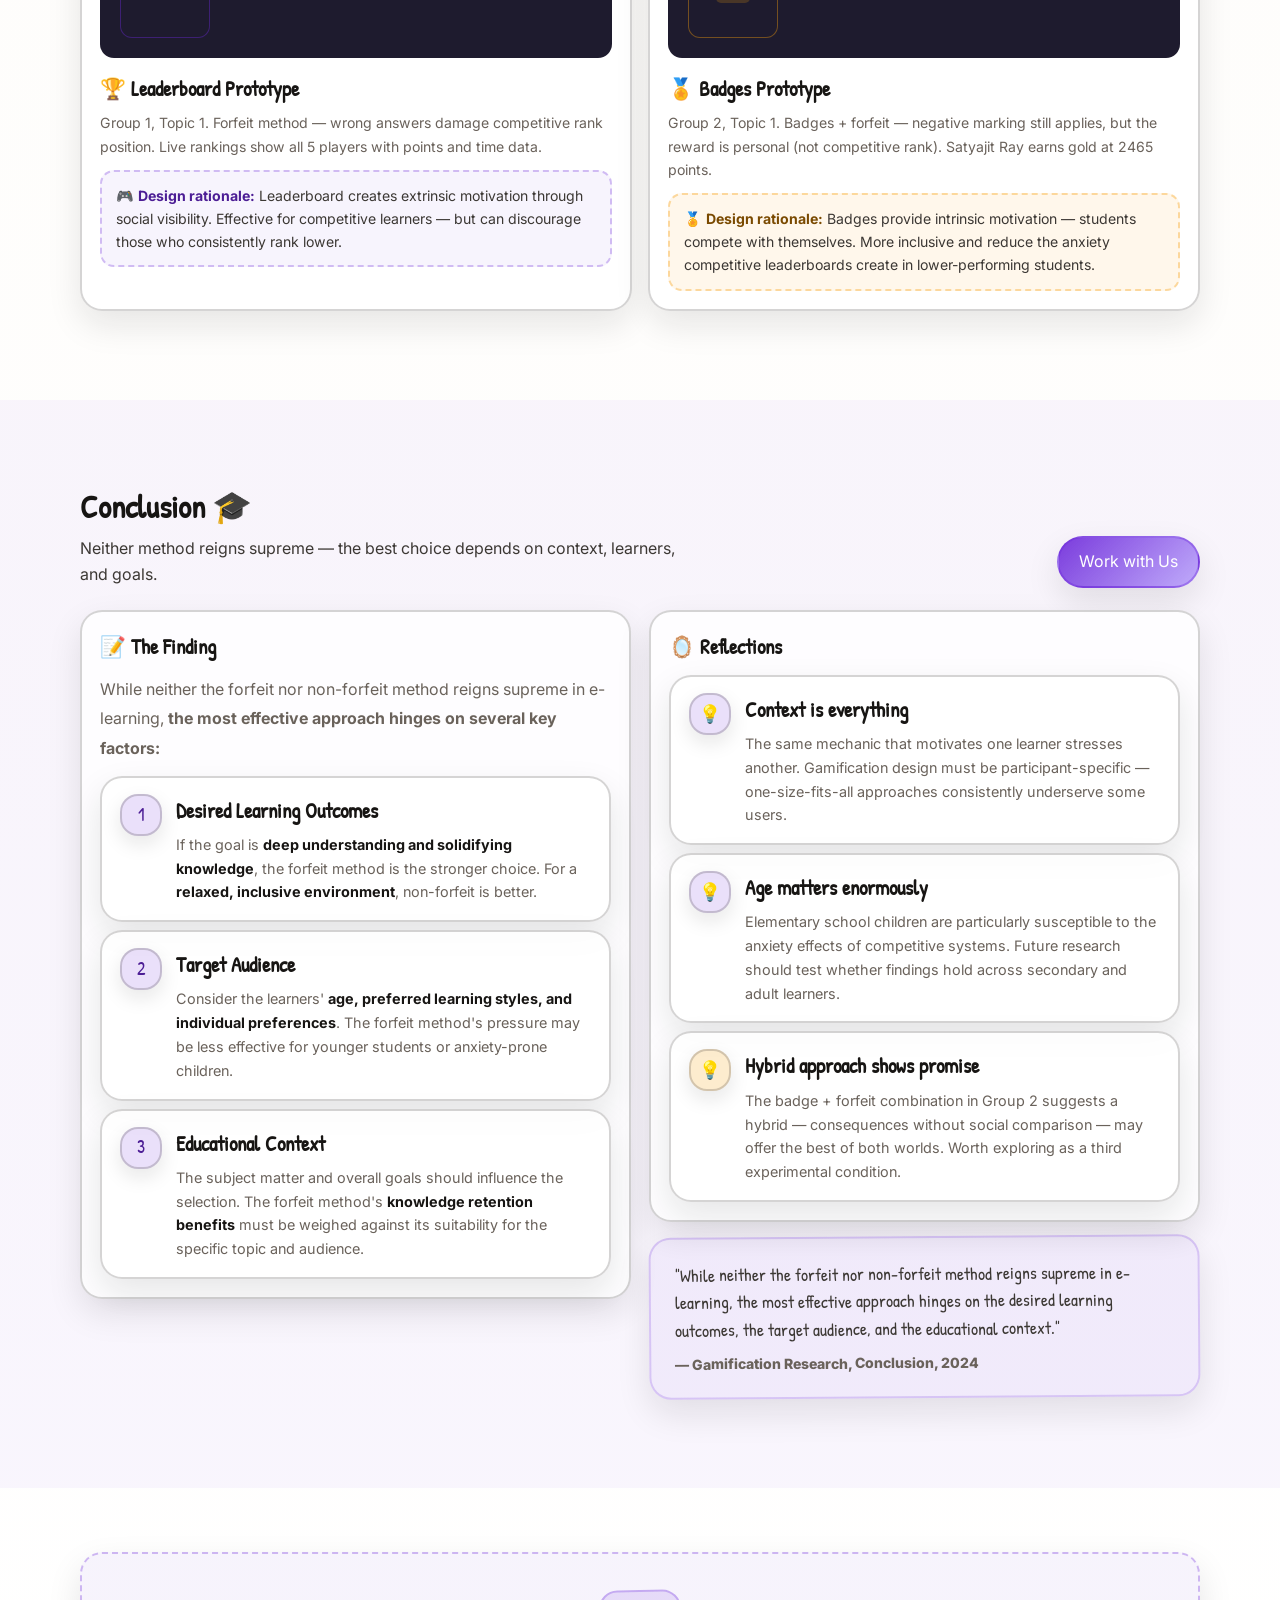
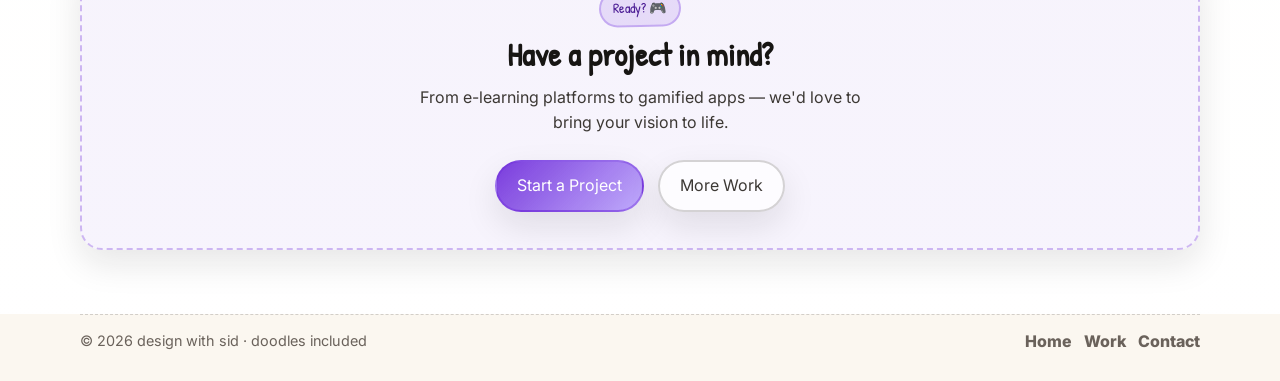
<file: gamification-research.html>
<!doctype html>
<html lang="en">
<head>
<meta charset="utf-8"/>
<meta name="viewport" content="width=device-width,initial-scale=1"/>
<title>Gamification Research — Forfeit vs Non-Forfeit · design with sid</title>
<meta name="description" content="UX research comparing forfeit and non-forfeit gamification in a maths e-learning app for elementary school children — leaderboard vs badges."/>
<link rel="preconnect" href="https://fonts.googleapis.com"><link rel="preconnect" href="https://fonts.gstatic.com" crossorigin>
<link href="https://fonts.googleapis.com/css2?family=Patrick+Hand&family=Inter:wght@300;400;600;700;900&display=swap" rel="stylesheet">
<style>
:root{
  --paper:#FBF7F0;--ink:#171513;--ink2:#3C3834;--muted:#6A625B;
  --accent:#F4C542;--accent2:#86D7C6;--accent3:#FF7B7B;
  --rm-purple:#6D28D9;--rm-purple-lt:#A78BFA;--rm-purple-dk:#4C1D95;
  --rm-gold:#F59E0B;--rm-gold-lt:#FCD34D;--rm-green:#10B981;--rm-red:#EF4444;
  --rm-dark:#1E1B2E;
  --shadow:0 26px 60px rgba(23,21,19,.12);--shadow2:0 14px 34px rgba(23,21,19,.10);
  --wrap:1120px;--pad:clamp(18px,2.2vw,28px);--mess:.35;
}
*{box-sizing:border-box;margin:0;padding:0}html{scroll-behavior:smooth}
body{background:radial-gradient(1100px 700px at 18% 0%,rgba(109,40,217,.08),transparent 62%),radial-gradient(900px 520px at 85% 10%,rgba(245,158,11,.08),transparent 68%),linear-gradient(180deg,var(--paper) 0%,#fff 100%);color:var(--ink);font-family:Inter,system-ui,sans-serif;line-height:1.6;overflow-x:hidden}
body::before{content:"";position:fixed;inset:0;pointer-events:none;opacity:.22;mix-blend-mode:multiply;background-image:url("data:image/svg+xml,%3Csvg xmlns='http://www.w3.org/2000/svg' width='120' height='120'%3E%3Cfilter id='n'%3E%3CfeTurbulence type='fractalNoise' baseFrequency='.75' numOctaves='3' stitchTiles='stitch'/%3E%3C/filter%3E%3Crect width='120' height='120' filter='url(%23n)' opacity='.22'/%3E%3C/svg%3E");z-index:9998}
a{color:inherit;text-decoration:none}.wrap{width:min(var(--wrap),calc(100% - var(--pad)*2));margin-inline:auto}
h1,h2,h3{margin:0;font-family:"Patrick Hand",cursive}
h1{font-size:clamp(2.4rem,4vw,4.2rem);line-height:1.02;letter-spacing:-.02em}h2{font-size:clamp(1.8rem,2.5vw,2.6rem);line-height:1.08}h3{font-size:1.3rem}
.lead{font-size:clamp(1rem,1.15vw,1.12rem);max-width:62ch;margin:12px 0 0;color:var(--ink2)}
.scribble{display:inline-block;position:relative;padding:0 .2em}.scribble::after{content:"";position:absolute;left:-6px;right:-6px;bottom:.06em;height:.45em;background:rgba(109,40,217,.2);border-radius:999px;z-index:-1;filter:blur(.2px);transform:rotate(-1deg)}
.kicker{display:inline-flex;gap:10px;align-items:center;font-size:.88rem;color:var(--ink2);margin-bottom:12px}
.kicker__tag{font-family:"Patrick Hand",cursive;background:rgba(109,40,217,.12);border:2px solid rgba(109,40,217,.28);border-radius:999px;padding:5px 12px;transform:rotate(-1deg);color:var(--rm-purple-dk)}
.pillBtn{display:inline-flex;align-items:center;justify-content:center;gap:10px;padding:11px 20px;border-radius:999px;border:2px solid rgba(23,21,19,.18);background:rgba(255,255,255,.72);cursor:pointer;font-weight:800;font:inherit;color:var(--ink2);box-shadow:var(--shadow2);transition:transform .12s ease,box-shadow .12s ease}
.pillBtn:hover{transform:translateY(-2px) rotate(-.5deg);box-shadow:var(--shadow)}
.pillBtn--primary{background:linear-gradient(135deg,rgba(109,40,217,.9),rgba(167,139,250,.7));color:#fff;border-color:rgba(109,40,217,.4)}
.topbar{position:sticky;top:0;z-index:50;background:rgba(251,247,240,.88);backdrop-filter:blur(14px);border-bottom:1px solid rgba(23,21,19,.10)}
.topbar__row{display:flex;align-items:center;justify-content:space-between;gap:14px;padding:14px 0}
.brand{display:flex;gap:12px;align-items:center;font-weight:900}
.brand__mark{width:36px;height:36px;border-radius:14px;background:radial-gradient(12px 12px at 35% 35%,rgba(255,255,255,.95),rgba(255,255,255,0) 70%),linear-gradient(135deg,rgba(244,197,66,.95),rgba(255,123,123,.65));border:2px solid rgba(23,21,19,.18);box-shadow:0 12px 24px rgba(23,21,19,.10);transform:rotate(2deg)}
.brand__nameMain{font-family:"Patrick Hand",cursive;font-size:1.25rem;display:block}.brand__nameSub{font-size:.85rem;letter-spacing:.12em;text-transform:uppercase;color:var(--muted);display:block}
.topbar__crumb{display:flex;align-items:center;gap:8px;font-size:.84rem;color:var(--muted)}.topbar__crumb strong{color:var(--ink2);font-weight:800}
.progressWrap{position:relative;height:10px;background:rgba(255,255,255,.55);border-top:1px solid rgba(23,21,19,.08)}
.progressBar{height:100%;width:0%;background:linear-gradient(90deg,rgba(109,40,217,.85),rgba(245,158,11,.75),rgba(16,185,129,.75))}
.progressScribble{position:absolute;inset:0;background:repeating-linear-gradient(90deg,rgba(23,21,19,.08) 0px,rgba(23,21,19,.08) 1px,transparent 1px,transparent 10px);opacity:.18;pointer-events:none}
.rail{position:fixed;right:14px;top:50%;transform:translateY(-50%);z-index:40;display:flex;flex-direction:column;gap:10px;align-items:center}
.rail__dot{width:12px;height:12px;border-radius:999px;border:2px solid rgba(23,21,19,.32);background:rgba(255,255,255,.8);cursor:pointer;transition:transform .12s,background .12s;appearance:none}
.rail__dot:hover{transform:scale(1.2)}.rail__dot.is-active{background:rgba(109,40,217,.9);border-color:rgba(76,29,149,.5)}
.rail__label{margin-top:6px;font-size:.78rem;color:var(--muted);background:rgba(255,255,255,.78);border:1px dashed rgba(23,21,19,.18);padding:5px 10px;border-radius:999px;transform:rotate(2deg);white-space:nowrap}
.toolbox{position:fixed;left:14px;bottom:14px;z-index:40;display:flex;gap:10px}
.toolbox__btn{width:44px;height:44px;border-radius:16px;border:2px solid rgba(23,21,19,.18);background:rgba(255,255,255,.75);cursor:pointer;box-shadow:var(--shadow2);font-size:18px;transition:transform .12s}.toolbox__btn:hover{transform:translateY(-2px) rotate(-2deg)}
.confetti{position:fixed;inset:0;z-index:90;pointer-events:none;display:none;width:100%;height:100%}.confetti.is-on{display:block}
.section{position:relative;padding:clamp(56px,7vw,110px) 0;overflow:hidden}
.section--dark{background:var(--rm-dark);color:#fff}.section--tinted{background:rgba(109,40,217,.04)}.section--gold{background:rgba(245,158,11,.06)}
.card{border:2px solid rgba(23,21,19,.18);background:rgba(255,255,255,.82);border-radius:22px;padding:18px;box-shadow:var(--shadow2);transition:transform .16s,box-shadow .16s}
.card:hover{transform:translateY(-3px) rotate(-.3deg);box-shadow:var(--shadow)}.card--dashed{border-style:dashed}
.card--purple{background:rgba(109,40,217,.07);border-color:rgba(109,40,217,.22)}.card--gold{background:rgba(245,158,11,.08);border-color:rgba(245,158,11,.3)}.card--green{background:rgba(16,185,129,.08);border-color:rgba(16,185,129,.25)}
.chip{display:inline-flex;align-items:center;padding:6px 12px;border-radius:999px;border:2px solid rgba(23,21,19,.16);background:rgba(109,40,217,.15);font-weight:800;font-size:.82rem;transform:rotate(calc((var(--mess)-.5)*2deg))}
.chip--gold{background:rgba(245,158,11,.2);color:#7a4a00;border-color:rgba(245,158,11,.35)}.chip--green{background:rgba(16,185,129,.15);color:#065f46;border-color:rgba(16,185,129,.3)}.chip--plain{background:rgba(255,255,255,.8);color:var(--ink2)}.chip--red{background:rgba(239,68,68,.12);color:#991b1b;border-color:rgba(239,68,68,.25)}
@keyframes floaty{0%,100%{transform:translateY(0) rotate(0deg)}50%{transform:translateY(-10px) rotate(3deg)}}
.miniFacts{display:flex;gap:12px;flex-wrap:wrap;margin-top:20px}
.miniFact{border:2px dashed rgba(23,21,19,.18);background:rgba(255,255,255,.72);border-radius:18px;padding:12px 16px;min-width:115px;box-shadow:var(--shadow2);transform:rotate(calc((var(--mess)-.5)*2deg))}
.miniFact__big{font-family:"Patrick Hand",cursive;font-size:1.4rem;line-height:1}.miniFact__small{display:block;color:var(--muted);margin-top:2px;letter-spacing:.04em;text-transform:uppercase;font-size:.72rem}
.poster{border:2px solid rgba(23,21,19,.18);background:rgba(255,255,255,.82);border-radius:26px;box-shadow:var(--shadow);overflow:hidden;position:relative;min-height:360px}
.poster__frame{padding:22px;position:relative;z-index:2}.poster__title{font-family:"Patrick Hand",cursive;font-size:1.5rem;margin-bottom:6px}
.poster__chips{display:flex;flex-wrap:wrap;gap:8px;margin:10px 0}.poster__note{margin-top:12px;border-top:1px dashed rgba(23,21,19,.18);padding-top:12px;color:var(--muted);font-size:.88rem}
.poster__float{position:absolute;border-radius:999px;border:2px solid rgba(23,21,19,.14);animation:floaty 6s ease-in-out infinite;z-index:1;opacity:.85}
.pf1{width:80px;height:80px;right:14px;top:14px;background:rgba(109,40,217,.18);animation-duration:6.4s}
.pf2{width:110px;height:110px;right:30px;bottom:20px;background:rgba(245,158,11,.22);animation-duration:7.2s}
.pf3{width:60px;height:60px;left:20px;bottom:28px;background:rgba(16,185,129,.18);animation-duration:5.6s}
.briefRow{display:grid;grid-template-columns:130px 1fr;gap:12px;padding:11px 0;border-bottom:1px dashed rgba(23,21,19,.14);align-items:baseline}
.briefRow:first-child{border-top:1px dashed rgba(23,21,19,.14)}.briefLabel{font-size:.72rem;text-transform:uppercase;letter-spacing:.12em;color:var(--muted);font-weight:700}.briefVal{font-size:.9rem;font-weight:700;color:var(--ink2)}
.marquee{margin-top:20px;border:2px solid rgba(23,21,19,.14);background:rgba(255,255,255,.72);border-radius:999px;overflow:hidden;box-shadow:var(--shadow2)}
.marquee__track{display:flex;gap:20px;padding:12px 0;white-space:nowrap;animation:marquee 26s linear infinite;font-family:"Patrick Hand",cursive;font-size:1.1rem}
@keyframes marquee{0%{transform:translateX(0)}100%{transform:translateX(-50%)}}
.steps{list-style:none;padding:0;display:flex;flex-direction:column;gap:12px}
.step{display:flex;gap:14px;align-items:flex-start;border:2px solid rgba(23,21,19,.18);background:rgba(255,255,255,.82);border-radius:22px;padding:16px 18px;box-shadow:var(--shadow2);transition:transform .16s,box-shadow .16s}
.step:hover{transform:translateY(-3px) rotate(-.2deg);box-shadow:var(--shadow)}
.step__num{width:42px;height:42px;border-radius:18px;border:2px solid rgba(23,21,19,.18);background:rgba(109,40,217,.14);display:grid;place-items:center;font-family:"Patrick Hand",cursive;font-size:1.1rem;box-shadow:0 8px 20px rgba(23,21,19,.10);flex-shrink:0;color:var(--rm-purple-dk)}
.step--gold .step__num{background:rgba(245,158,11,.2);color:#7a4a00}.step--green .step__num{background:rgba(16,185,129,.15);color:#065f46}
.step__body{flex:1}.step__body p{margin:6px 0 0;color:var(--muted);font-size:.9rem;line-height:1.65}.step__body strong{color:var(--ink)}
.insightBox{margin-top:12px;border:2px dashed rgba(109,40,217,.28);background:rgba(109,40,217,.05);border-radius:14px;padding:12px 14px;font-size:.88rem;color:var(--ink2);line-height:1.65;transform:rotate(calc((var(--mess)-.5)*.6deg))}
.insightBox strong{color:var(--rm-purple-dk);font-weight:700}
.insightBox--gold{background:rgba(245,158,11,.08);border-color:rgba(245,158,11,.35)}.insightBox--gold strong{color:#7a4a00}
.insightBox--green{background:rgba(16,185,129,.07);border-color:rgba(16,185,129,.3)}.insightBox--green strong{color:#065f46}
.phoneMock{width:80px;height:160px;background:var(--rm-dark);border-radius:12px;overflow:hidden;box-shadow:0 8px 24px rgba(0,0,0,.25);display:flex;flex-direction:column;border:1.5px solid rgba(255,255,255,.15);flex-shrink:0}
.phoneMock__notch{width:28px;height:4px;background:#000;border-radius:0 0 4px 4px;margin:0 auto 2px;flex-shrink:0}.phoneMock__screen{flex:1;overflow:hidden;padding:4px}
.barChart{display:flex;flex-direction:column;gap:10px}
.barRow{display:grid;grid-template-columns:160px 1fr 44px;gap:10px;align-items:center}
.barRow__lbl{font-size:.78rem;color:var(--muted);text-align:right}.barRow__val{font-size:.78rem;color:var(--muted);font-weight:700}
.barTrack{height:10px;background:rgba(23,21,19,.06);border:1px dashed rgba(23,21,19,.16);border-radius:999px;overflow:hidden}
.barFill{height:100%;border-radius:999px;width:0%;background:var(--rm-purple);transition:width 1.1s cubic-bezier(.22,1,.36,1)}
.barFill--gold{background:var(--rm-gold)}.barFill--green{background:var(--rm-green)}.barFill--red{background:var(--rm-red)}.barFill--muted{background:rgba(23,21,19,.2)}
.quoteCard{border:2px solid rgba(109,40,217,.2);background:rgba(109,40,217,.05);border-radius:22px;padding:22px 24px;transform:rotate(-.4deg);box-shadow:var(--shadow2)}
.quoteCard p{font-family:"Patrick Hand",cursive;font-size:1.1rem;line-height:1.55;color:var(--ink2)}.quoteCard__sig{display:block;margin-top:10px;color:var(--muted);font-weight:800;font-size:.88rem}
.bgDoodles{position:absolute;inset:-40px;pointer-events:none;z-index:0}
.doodle{position:absolute;width:240px;height:240px;opacity:.7;background-repeat:no-repeat;background-size:contain;background-image:url("data:image/svg+xml,%3Csvg xmlns='http://www.w3.org/2000/svg' width='300' height='300'%3E%3Cpath d='M37 171c34-83 72-105 128-100 84 8 118 77 100 136-15 50-69 83-126 78-58-4-120-51-102-114Z' fill='none' stroke='%236D28D9' stroke-width='4' stroke-linecap='round' stroke-dasharray='8 10' opacity='.3'/%3E%3Cpath d='M75 110c36-35 78-46 121-38' fill='none' stroke='%23F59E0B' stroke-width='6' stroke-linecap='round' opacity='.4'/%3E%3Cpath d='M78 210c46 28 96 28 140 0' fill='none' stroke='%2310B981' stroke-width='6' stroke-linecap='round' opacity='.4'/%3E%3C/svg%3E")}
.d1{left:-30px;top:20px}.d2{right:-40px;top:40px;width:300px;height:300px}.d3{left:10%;bottom:-50px;width:260px;height:260px}
.grid2{display:grid;grid-template-columns:1fr 1fr;gap:16px}.grid3{display:grid;grid-template-columns:repeat(3,1fr);gap:14px}
.hero__grid{display:grid;grid-template-columns:1.1fr .9fr;gap:clamp(18px,3vw,36px);align-items:start;position:relative;z-index:2}
.sHead{margin-bottom:22px}.sHead--split{display:flex;align-items:flex-end;justify-content:space-between;gap:14px;margin-bottom:22px;flex-wrap:wrap}
.vsDivider{display:flex;align-items:center;justify-content:center;gap:14px;margin:24px 0}
.vsDivider::before,.vsDivider::after{content:"";flex:1;height:2px;background:repeating-linear-gradient(90deg,rgba(23,21,19,.12) 0,rgba(23,21,19,.12) 6px,transparent 6px,transparent 12px)}
.vsDivider__pill{font-family:"Patrick Hand",cursive;font-size:1.1rem;background:linear-gradient(135deg,rgba(109,40,217,.12),rgba(245,158,11,.12));border:2px solid rgba(23,21,19,.18);border-radius:999px;padding:6px 18px;transform:rotate(-1deg)}
.reveal{opacity:0;transform:translateY(14px) rotate(calc((var(--mess)-.5)*1deg));transition:opacity .55s ease,transform .55s ease}
.reveal.is-in{opacity:1;transform:translateY(0) rotate(calc((var(--mess)-.5)*.3deg))}.reveal--d1{transition-delay:.08s}.reveal--d2{transition-delay:.18s}.reveal--d3{transition-delay:.28s}
.footer__row{display:flex;justify-content:space-between;gap:12px;flex-wrap:wrap;border-top:1px dashed rgba(23,21,19,.18);padding-top:14px}
.footer__links{display:flex;gap:12px;flex-wrap:wrap}.footer__links a{color:var(--muted);font-weight:800}.footer__links a:hover{text-decoration:underline}
/* Flow step row */
.flowRow{display:flex;gap:8px;overflow-x:auto;padding-bottom:8px;align-items:flex-start}
.flowStep{display:flex;flex-direction:column;align-items:center;gap:7px;flex-shrink:0;width:88px}
.flowArrow{display:flex;align-items:center;font-size:1.1rem;flex-shrink:0;padding-top:22px;color:var(--rm-purple-lt)}
@media(max-width:980px){.hero__grid,.grid2,.grid3{grid-template-columns:1fr}.rail{display:none}}
@media(max-width:640px){.barRow{grid-template-columns:1fr}.toolbox{left:auto;right:14px}}
@media(prefers-reduced-motion:reduce){.marquee__track,.poster__float{animation:none}.reveal{transition:none}}

    /* Global accessibility and responsive baseline */
    .skip-link{
      position:absolute;
      left:12px;
      top:-48px;
      z-index:9999;
      background:#111;
      color:#fff;
      padding:10px 12px;
      border-radius:10px;
      font-weight:700;
      text-decoration:none;
    }
    .skip-link:focus{top:12px}

    a:focus-visible,
    button:focus-visible,
    input:focus-visible,
    select:focus-visible,
    textarea:focus-visible,
    [tabindex]:focus-visible{
      outline:3px solid #2563eb;
      outline-offset:3px;
      border-radius:6px;
    }

    img,video,canvas,svg{max-width:100%;height:auto}

    @media (max-width: 900px){
      .topbar__row{flex-wrap:wrap}
    }
  </style>
</head>
<body>
  <a class="skip-link" href="#main-content">Skip to main content</a>
<canvas class="confetti" id="cc" aria-hidden="true"></canvas>
<aside class="rail" aria-label="Jump to section">
  <button class="rail__dot is-active" data-jump="#hero"        aria-label="Overview"></button>
  <button class="rail__dot"           data-jump="#background"  aria-label="Background"></button>
  <button class="rail__dot"           data-jump="#methodology" aria-label="Methodology"></button>
  <button class="rail__dot"           data-jump="#group1"      aria-label="Group 1"></button>
  <button class="rail__dot"           data-jump="#group2"      aria-label="Group 2"></button>
  <button class="rail__dot"           data-jump="#results"     aria-label="Results"></button>
  <button class="rail__dot"           data-jump="#prototypes"  aria-label="Prototypes"></button>
  <button class="rail__dot"           data-jump="#conclusion"  aria-label="Conclusion"></button>
  <span class="rail__label" id="railLabel">Overview</span>
</aside>
<div class="toolbox"><button class="toolbox__btn" id="confettiBtn" title="Celebrate!">🎮</button><button class="toolbox__btn" id="topBtn" title="Back to top">↑</button></div>
<header class="topbar">
  <div class="wrap topbar__row">
    <a class="brand" href="index.html"><img src="../assests/img/logo.svg" alt="design with sid logo" style="height: 40px; width: auto;"><span class="brand__name">Design with Sid</span></a>
    <nav class="topbar__crumb"><a href="index.html#work" style="color:var(--muted)">Work</a><span>›</span><a href="index.html#work" style="color:var(--muted)">Graphic Design</a><span>›</span><strong>Gamification Research</strong></nav>
    <div style="display:flex;gap:10px"><a class="pillBtn" href="index.html#work">← Work</a><a class="pillBtn pillBtn--primary" href="index.html#contact">Hire Us</a></div>
  </div>
  <div class="progressWrap" aria-hidden="true"><div class="progressBar" id="progressBar"></div><div class="progressScribble"></div></div>
</header>

<main id="main-content">

<!-- HERO -->
<section class="section" id="hero" data-section data-label="Overview" style="padding-top:clamp(72px,9vw,120px)">
  <div class="bgDoodles" aria-hidden="true"><div class="doodle d1" data-parallax="0.10"></div><div class="doodle d2" data-parallax="0.18"></div><div class="doodle d3" data-parallax="0.26"></div></div>
  <div class="wrap hero__grid">
    <div class="reveal">
      <p class="kicker"><span class="kicker__tag">UX Research</span> Gamification · E-Learning · Maths</p>
      <h1>Does <span class="scribble">Losing Points</span><br>Make You Learn<br>Better? 🎮</h1>
      <p class="lead">A controlled experiment comparing two gamification strategies in a mathematics e-learning app — the <strong>Forfeit Method</strong> (negative marking for wrong answers) vs the <strong>Non-Forfeit Method</strong> (badges and positive reinforcement) — for elementary school children.</p>
      <div class="miniFacts">
        <div class="miniFact"><span class="miniFact__big">2</span><span class="miniFact__small">Groups</span></div>
        <div class="miniFact" style="transform:rotate(.7deg)"><span class="miniFact__big">3</span><span class="miniFact__small">Maths Topics</span></div>
        <div class="miniFact" style="transform:rotate(-.5deg)"><span class="miniFact__big">🏆</span><span class="miniFact__small">Leaderboard</span></div>
        <div class="miniFact" style="transform:rotate(.4deg)"><span class="miniFact__big">🏅</span><span class="miniFact__small">Badges</span></div>
      </div>
      <div style="display:flex;gap:12px;flex-wrap:wrap;margin-top:18px"><a class="pillBtn pillBtn--primary" href="#results">See Results</a><a class="pillBtn" href="#methodology">The Method</a></div>
      <div class="marquee"><div class="marquee__track" aria-hidden="true"><span>🎮 Forfeit Method</span><span>•</span><span>🏅 Non-Forfeit</span><span>•</span><span>➗ Algebra · Geometry · Statistics</span><span>•</span><span>🏆 Leaderboard vs Badges</span><span>•</span><span>👦 Elementary School Children</span><span>•</span><span>📊 Controlled Experiment</span><span>•</span><span>🎮 Forfeit Method</span><span>•</span><span>🏅 Non-Forfeit</span><span>•</span><span>➗ Algebra · Geometry · Statistics</span><span>•</span><span>🏆 Leaderboard vs Badges</span><span>•</span><span>👦 Elementary School Children</span><span>•</span><span>📊 Controlled Experiment</span><span>•</span></div></div>
    </div>
    <div class="reveal reveal--d1">
      <div class="poster">
        <div class="poster__float pf1" aria-hidden="true"></div><div class="poster__float pf2" aria-hidden="true"></div><div class="poster__float pf3" aria-hidden="true"></div>
        <div class="poster__frame">
          <div class="poster__title" style="color:var(--rm-purple-dk)">Gamification Research 📐</div>
          <div style="font-size:.88rem;color:var(--muted);margin-bottom:10px;font-style:italic">"Forfeit vs Non-Forfeit — which makes children learn more?"</div>
          <div class="poster__chips"><span class="chip">UX Research</span><span class="chip chip--gold">E-Learning</span><span class="chip chip--green">Gamification</span><span class="chip chip--plain">Figma</span></div>
          <div class="briefRow"><span class="briefLabel">Subject</span><span class="briefVal">Maths — Algebra, Geometry, Statistics</span></div>
          <div class="briefRow"><span class="briefLabel">Participants</span><span class="briefVal">Elementary school children</span></div>
          <div class="briefRow"><span class="briefLabel">Design</span><span class="briefVal">Controlled experiment — 2 groups</span></div>
          <div class="briefRow"><span class="briefLabel">Group 1</span><span class="briefVal">Forfeit (Leaderboard) + Non-Forfeit</span></div>
          <div class="briefRow"><span class="briefLabel">Group 2</span><span class="briefVal">Badges + Forfeit / Non-Forfeit</span></div>
          <div class="briefRow"><span class="briefLabel">Data</span><span class="briefVal">App usage · Post-test survey · Interviews</span></div>
          <div class="poster__note">Press <kbd style="background:rgba(0,0,0,.06);border:1px solid rgba(23,21,19,.14);padding:2px 6px;border-radius:6px;font-family:monospace;font-size:.8rem">J</kbd> / <kbd style="background:rgba(0,0,0,.06);border:1px solid rgba(23,21,19,.14);padding:2px 6px;border-radius:6px;font-family:monospace;font-size:.8rem">K</kbd> to jump sections</div>
        </div>
      </div>
    </div>
  </div>
</section>

<!-- BACKGROUND -->
<section class="section section--dark" id="background" data-section data-label="Background">
  <div class="wrap">
    <div class="sHead reveal" style="color:#fff"><h2>Research Background 📚</h2><p class="lead" style="color:rgba(255,255,255,.72)">Why gamification in e-learning — and why is the forfeit method so under-researched?</p></div>
    <div class="grid3 reveal reveal--d1" style="gap:14px">
      <div style="border:2px solid rgba(109,40,217,.3);background:rgba(109,40,217,.1);border-radius:22px;padding:20px"><div style="font-size:2rem;margin-bottom:10px">🎮</div><h3 style="color:#fff;margin-bottom:8px">Gamification Works</h3><p style="font-size:.88rem;color:rgba(255,255,255,.72);line-height:1.65">A comprehensive literature review identified that <strong style="color:var(--rm-purple-lt)">gamification elements significantly improve student motivation and engagement</strong> in e-learning — but research is skewed toward reward-only systems.</p></div>
      <div style="border:2px solid rgba(245,158,11,.3);background:rgba(245,158,11,.1);border-radius:22px;padding:20px"><div style="font-size:2rem;margin-bottom:10px">❓</div><h3 style="color:#fff;margin-bottom:8px">The Research Gap</h3><p style="font-size:.88rem;color:rgba(255,255,255,.72);line-height:1.65">The <strong style="color:var(--rm-gold-lt)">forfeit method</strong> — penalising users for incorrect answers — remains <strong style="color:var(--rm-gold-lt)">relatively unexplored</strong> in existing literature. This study directly addresses that gap in an e-learning context.</p></div>
      <div style="border:2px solid rgba(16,185,129,.25);background:rgba(16,185,129,.08);border-radius:22px;padding:20px"><div style="font-size:2rem;margin-bottom:10px">🎯</div><h3 style="color:#fff;margin-bottom:8px">The Question</h3><p style="font-size:.88rem;color:rgba(255,255,255,.72);line-height:1.65">Does <strong style="color:rgba(134,215,198,.9)">negative marking</strong> drive deeper learning through consequence-awareness — or does <strong style="color:rgba(134,215,198,.9)">positive reinforcement</strong> create better, less stressful outcomes?</p></div>
    </div>
    <div style="margin-top:22px" class="reveal reveal--d2">
      <div style="border:2px solid rgba(255,255,255,.1);background:rgba(255,255,255,.04);border-radius:22px;padding:22px">
        <h3 style="color:#fff;margin-bottom:14px">📱 The App — Mathematics E-Learning (Purple UI)</h3>
        <div class="grid3" style="gap:14px">
          <div style="border:1px solid rgba(255,255,255,.1);border-radius:14px;padding:14px"><div style="font-size:1.2rem;margin-bottom:6px">📐</div><div style="font-size:.82rem;font-weight:700;color:var(--rm-purple-lt);margin-bottom:4px">Algebra</div><p style="font-size:.78rem;color:rgba(255,255,255,.72);line-height:1.55">Ch.1: Pythagorean Theorem — visualising a²+b²=c². YouTube lesson → 5-question quiz → colour-coded feedback → leaderboard or badge.</p></div>
          <div style="border:1px solid rgba(255,255,255,.1);border-radius:14px;padding:14px"><div style="font-size:1.2rem;margin-bottom:6px">📏</div><div style="font-size:.82rem;font-weight:700;color:var(--rm-gold-lt);margin-bottom:4px">Geometry</div><p style="font-size:.78rem;color:rgba(255,255,255,.72);line-height:1.55">Right triangles, triangle sides. Multiple-choice: absolute triangle / right triangle / none. Marks awarded on selection with immediate colour feedback.</p></div>
          <div style="border:1px solid rgba(255,255,255,.1);border-radius:14px;padding:14px"><div style="font-size:1.2rem;margin-bottom:6px">📊</div><div style="font-size:.82rem;font-weight:700;color:rgba(134,215,198,.9);margin-bottom:4px">Statistics</div><p style="font-size:.78rem;color:rgba(255,255,255,.72);line-height:1.55">Data interpretation and probability. Progressive difficulty building on prior Algebra and Geometry knowledge acquired earlier in the experiment.</p></div>
        </div>
      </div>
    </div>
  </div>
</section>

<!-- METHODOLOGY -->
<section class="section section--tinted" id="methodology" data-section data-label="Methodology">
  <div class="wrap">
    <div class="sHead reveal"><h2>Methodology 🧪</h2><p class="lead">A controlled experiment — two groups, same curriculum, different gamification mechanics. Three data collection methods triangulate the findings.</p></div>
    <div class="card reveal reveal--d1" style="margin-bottom:18px">
      <h3 style="margin-bottom:12px">📋 Data Collection</h3>
      <div class="grid3" style="gap:12px">
        <div style="border:2px dashed rgba(109,40,217,.2);border-radius:14px;padding:14px;background:rgba(109,40,217,.04)"><div style="font-size:1.1rem;margin-bottom:6px">📱</div><h3 style="font-size:1rem;margin-bottom:5px">App Usage Data</h3><p style="font-size:.82rem;color:var(--muted);line-height:1.55">Track user time spent, topic completion rates, and interaction patterns — objective behavioural metrics across both groups.</p></div>
        <div style="border:2px dashed rgba(245,158,11,.25);border-radius:14px;padding:14px;background:rgba(245,158,11,.04)"><div style="font-size:1.1rem;margin-bottom:6px">📝</div><h3 style="font-size:1rem;margin-bottom:5px">Post-Testing Survey</h3><p style="font-size:.82rem;color:var(--muted);line-height:1.55">Gather feedback on user experience, engagement, and perceived effectiveness of each gamification method from participants.</p></div>
        <div style="border:2px dashed rgba(16,185,129,.2);border-radius:14px;padding:14px;background:rgba(16,185,129,.04)"><div style="font-size:1.1rem;margin-bottom:6px">🎙️</div><h3 style="font-size:1rem;margin-bottom:5px">Semi-Structured Interviews</h3><p style="font-size:.82rem;color:var(--muted);line-height:1.55">Deeper insights into individual user preferences and emotional reactions to both gamification approaches through qualitative probing.</p></div>
      </div>
    </div>
    <div class="grid2 reveal reveal--d2" style="gap:16px">
      <div class="card card--purple"><h3 style="margin-bottom:6px;color:var(--rm-purple-dk)">👦 Group 1</h3><p style="font-size:.85rem;color:var(--muted);margin-bottom:12px">Experiences <strong>Algebra Ch.1 with Forfeit + Leaderboard</strong>, and <strong>Algebra Ch.2 with Non-Forfeit</strong> (no penalty). Sees how consequences affect their competitive rank.</p><div style="display:flex;gap:8px;flex-wrap:wrap"><span class="chip" style="font-size:.72rem">Topic 1: Forfeit + Leaderboard</span><span class="chip chip--plain" style="font-size:.72rem">Topic 2: Non-Forfeit</span></div><div class="insightBox" style="margin-top:12px">🎮 <strong>Forfeit flow:</strong> Chapter → Lesson list → YouTube video → 5 questions → Wrong = marked red (mark deducted) → Leaderboard at end.</div></div>
      <div class="card card--gold"><h3 style="margin-bottom:6px;color:#7a4a00">👧 Group 2</h3><p style="font-size:.85rem;color:var(--muted);margin-bottom:12px">Experiences <strong>Algebra Ch.1 with Badges + Forfeit</strong> (individual badge reward with negative marking), and <strong>Algebra Ch.2 with Non-Forfeit</strong> (mark addition only).</p><div style="display:flex;gap:8px;flex-wrap:wrap"><span class="chip chip--gold" style="font-size:.72rem">Topic 1: Badges + Forfeit</span><span class="chip chip--plain" style="font-size:.72rem">Topic 2: Non-Forfeit</span></div><div class="insightBox insightBox--gold" style="margin-top:12px">🏅 <strong>Badge flow:</strong> Chapter → Lessons → YouTube → 5 questions → Wrong = red with mark deduction → Personal Gold Badge awarded at end.</div></div>
    </div>
    <div class="card reveal reveal--d3" style="margin-top:18px">
      <h3 style="margin-bottom:10px">👶 Participant Selection — Why Elementary School Children?</h3>
      <p style="color:var(--muted);line-height:1.75;font-size:.92rem">The study focused on elementary school children because this age group is at a critical stage for forming foundational learning habits. This choice aligns with the research goals and considers the children's <strong>development stage</strong> — an age where gamification influence is strongest and where the anxiety effects of competitive systems (forfeit) versus positive reinforcement (badges) are most pronounced and measurable.</p>
    </div>
  </div>
</section>

<!-- GROUP 1 -->
<section class="section" id="group1" data-section data-label="Group 1">
  <div class="wrap">
    <div class="sHead reveal"><h2>Group 1 — User Flow 🏆</h2><p class="lead">Topic 1: Forfeit + Leaderboard. Topic 2: Non-Forfeit. The complete step-by-step journey through the mathematics app.</p></div>

    <div class="card card--purple reveal reveal--d1" style="margin-bottom:14px">
      <h3 style="margin-bottom:4px;color:var(--rm-purple-dk)">📐 Topic 1 — Algebra Ch.1: Forfeit + Leaderboard (Negative Marking)</h3>
      <p style="font-size:.82rem;color:var(--muted);margin-bottom:14px">Wrong answers deducted from score · Competitive leaderboard at end · 5 steps</p>
      <div class="flowRow">
        <!-- Step 1 -->
        <div class="flowStep">
          <div class="phoneMock"><div class="phoneMock__notch"></div><div class="phoneMock__screen"><div style="background:var(--rm-dark);height:100%;padding:3px"><div style="font-size:3.5px;color:var(--rm-purple-lt);font-weight:700;margin-bottom:3px">Algebra</div><div style="display:flex;flex-direction:column;gap:2px"><div style="background:rgba(109,40,217,.2);border-radius:2px;padding:2px 3px;font-size:2.8px;color:rgba(255,255,255,.72)">📚 Pythagorean Theorem</div><div style="background:rgba(109,40,217,.15);border-radius:2px;padding:2px 3px;font-size:2.8px;color:rgba(255,255,255,.72)">📐 Finding Length</div><div style="background:rgba(109,40,217,.1);border-radius:2px;padding:2px 3px;font-size:2.8px;color:rgba(255,255,255,.72)">🔢 Applications</div></div></div></div></div>
          <p style="font-size:.62rem;color:var(--muted);text-align:center;line-height:1.3"><strong>Step 1</strong><br>Select chapter &amp; lesson list</p>
        </div>
        <div class="flowArrow">→</div>
        <!-- Step 2 -->
        <div class="flowStep">
          <div class="phoneMock"><div class="phoneMock__notch"></div><div class="phoneMock__screen"><div style="background:#000;height:100%;display:flex;flex-direction:column"><div style="flex:1;background:linear-gradient(135deg,#1a0a2e,#0a0020);display:flex;align-items:center;justify-content:center"><div style="width:14px;height:10px;background:#f00;border-radius:2px;display:flex;align-items:center;justify-content:center"><span style="font-size:5px;color:#fff">▶</span></div></div><div style="padding:3px;background:#111"><div style="font-size:2.5px;color:#fff;font-weight:700">Visualising a²+b²=c²</div><div style="font-size:2px;color:#aaa">Math with Mr. J</div></div></div></div></div>
          <p style="font-size:.62rem;color:var(--muted);text-align:center;line-height:1.3"><strong>Step 2</strong><br>YouTube lesson</p>
        </div>
        <div class="flowArrow">→</div>
        <!-- Step 3 -->
        <div class="flowStep">
          <div class="phoneMock"><div class="phoneMock__notch"></div><div class="phoneMock__screen"><div style="background:var(--rm-dark);height:100%;padding:4px"><div style="font-size:3px;color:rgba(255,255,255,.72);margin-bottom:2px;font-weight:700">Quizz</div><div style="font-size:2.2px;color:rgba(255,255,255,.72);margin-bottom:3px">1. The equation a²+b² equals which squared?</div><div style="display:flex;flex-direction:column;gap:2px"><div style="background:rgba(255,255,255,.1);border-radius:2px;padding:2px 4px;font-size:2.5px;color:rgba(255,255,255,.72)">a squared</div><div style="background:rgba(255,255,255,.1);border-radius:2px;padding:2px 4px;font-size:2.5px;color:rgba(255,255,255,.72)">c squared</div><div style="background:rgba(255,255,255,.1);border-radius:2px;padding:2px 4px;font-size:2.5px;color:rgba(255,255,255,.72)">b squared</div></div></div></div></div>
          <p style="font-size:.62rem;color:var(--muted);text-align:center;line-height:1.3"><strong>Step 3</strong><br>5 quiz questions</p>
        </div>
        <div class="flowArrow">→</div>
        <!-- Step 4 -->
        <div class="flowStep">
          <div class="phoneMock"><div class="phoneMock__notch"></div><div class="phoneMock__screen"><div style="background:var(--rm-dark);height:100%;padding:4px"><div style="font-size:3px;color:rgba(255,255,255,.72);margin-bottom:2px;font-weight:700">Quizz</div><div style="display:flex;flex-direction:column;gap:2px"><div style="background:rgba(16,185,129,.3);border-radius:2px;padding:2px 4px;font-size:2.5px;color:#fff">✓ c squared</div><div style="background:rgba(239,68,68,.3);border-radius:2px;padding:2px 4px;font-size:2.5px;color:#fff">✗ a squared</div><div style="background:rgba(255,255,255,.08);border-radius:2px;padding:2px 4px;font-size:2.5px;color:rgba(255,255,255,.72)">none</div></div></div></div></div>
          <p style="font-size:.62rem;color:var(--muted);text-align:center;line-height:1.3"><strong>Step 4</strong><br>❌ Wrong = red, mark deducted</p>
        </div>
        <div class="flowArrow">→</div>
        <!-- Step 5: Leaderboard -->
        <div class="flowStep">
          <div class="phoneMock"><div class="phoneMock__notch"></div><div class="phoneMock__screen"><div style="background:var(--rm-dark);height:100%;padding:4px"><div style="font-size:3px;color:var(--rm-gold-lt);font-weight:700;margin-bottom:3px">Leader-board</div><div style="display:flex;flex-direction:column;gap:2px"><div style="display:flex;gap:2px;align-items:center;background:rgba(245,158,11,.1);border-radius:2px;padding:1px 2px"><span style="font-size:3px;color:var(--rm-gold-lt);font-weight:700">1.</span><div style="width:8px;height:8px;border-radius:50%;background:rgba(109,40,217,.6)"></div><span style="font-size:1.8px;color:#fff;flex:1">Satyajit Ray</span><span style="font-size:2px;color:var(--rm-gold-lt)">2265</span></div><div style="display:flex;gap:2px;align-items:center;padding:1px 2px"><span style="font-size:2.5px;color:rgba(255,255,255,.72)">2.</span><div style="width:8px;height:8px;border-radius:50%;background:rgba(109,40,217,.4)"></div><span style="font-size:1.8px;color:rgba(255,255,255,.72);flex:1">Greta Grewig</span><span style="font-size:2px;color:rgba(255,255,255,.72)">2250</span></div><div style="display:flex;gap:2px;align-items:center;padding:1px 2px"><span style="font-size:2.5px;color:rgba(255,255,255,.72)">3.</span><div style="width:8px;height:8px;border-radius:50%;background:rgba(109,40,217,.3)"></div><span style="font-size:1.8px;color:rgba(255,255,255,.72);flex:1">Sofia Coppola</span><span style="font-size:2px;color:rgba(255,255,255,.72)">2240</span></div><div style="display:flex;gap:2px;align-items:center;padding:1px 2px"><span style="font-size:2.5px;color:rgba(255,255,255,.72)">4.</span><div style="width:8px;height:8px;border-radius:50%;background:rgba(109,40,217,.25)"></div><span style="font-size:1.8px;color:rgba(255,255,255,.72);flex:1">Mira Nair</span><span style="font-size:2px;color:rgba(255,255,255,.72)">2230</span></div><div style="display:flex;gap:2px;align-items:center;padding:1px 2px"><span style="font-size:2.5px;color:rgba(255,255,255,.72)">5.</span><div style="width:8px;height:8px;border-radius:50%;background:rgba(109,40,217,.2)"></div><span style="font-size:1.8px;color:rgba(255,255,255,.72);flex:1">Sarah Polley</span><span style="font-size:2px;color:rgba(255,255,255,.72)">2222</span></div></div></div></div></div>
          <p style="font-size:.62rem;color:var(--muted);text-align:center;line-height:1.3"><strong>Step 5</strong><br>🏆 Leaderboard ranking</p>
        </div>
      </div>
    </div>

    <div class="card card--green reveal reveal--d2">
      <h3 style="margin-bottom:4px;color:#065f46">📐 Topic 2 — Algebra Ch.2: Non-Forfeit (No Penalty)</h3>
      <p style="font-size:.82rem;color:var(--muted);margin-bottom:10px">Same lesson flow — wrong answers still marked red, but <em>mark addition only</em> (no deduction). After all questions answered, directed back to lesson screen.</p>
      <div class="insightBox insightBox--green">✅ <strong>Non-forfeit difference:</strong> Steps 1–3 identical. Step 4 — wrong marked red but no marks subtracted, only correct answers gain marks. Step 5 — returns to lessons screen to select next topic (no competitive ranking).</div>
    </div>
  </div>
</section>

<!-- GROUP 2 -->
<section class="section section--tinted" id="group2" data-section data-label="Group 2">
  <div class="wrap">
    <div class="sHead reveal"><h2>Group 2 — User Flow 🏅</h2><p class="lead">Topic 1: Badges + Forfeit. Topic 2: Non-Forfeit. Badges reward individual achievement — not competitive ranking against peers.</p></div>

    <div class="card card--gold reveal reveal--d1" style="margin-bottom:14px">
      <h3 style="margin-bottom:4px;color:#7a4a00">🏅 Topic 1 — Algebra Ch.1: Badges + Forfeit</h3>
      <p style="font-size:.82rem;color:var(--muted);margin-bottom:14px">Points awarded for correct · negative marking for incorrect · Gold badge at end · 5 steps</p>
      <div class="flowRow">
        <div class="flowStep">
          <div class="phoneMock"><div class="phoneMock__notch"></div><div class="phoneMock__screen"><div style="background:var(--rm-dark);height:100%;padding:3px"><div style="font-size:3.5px;color:var(--rm-purple-lt);font-weight:700;margin-bottom:3px">Basics</div><div style="background:rgba(255,255,255,.08);border-radius:3px;height:28px;display:flex;align-items:center;justify-content:center;margin-bottom:3px"><span style="font-size:8px;color:rgba(255,255,255,.72)">▶</span></div><div style="font-size:2.5px;color:rgba(255,255,255,.72)">⏱ 10:22 · 1 Lesson</div></div></div></div>
          <p style="font-size:.62rem;color:var(--muted);text-align:center;line-height:1.3"><strong>Step 1</strong><br>Chapter overview</p>
        </div>
        <div class="flowArrow" style="color:var(--rm-gold)">→</div>
        <div class="flowStep">
          <div class="phoneMock"><div class="phoneMock__notch"></div><div class="phoneMock__screen"><div style="background:#000;height:100%;display:flex;flex-direction:column"><div style="flex:1;background:linear-gradient(135deg,#1a1a3e,#0a0a20);display:flex;align-items:center;justify-content:center;font-size:8px;color:rgba(255,255,255,.72)">▶</div><div style="padding:2px;background:#111"><div style="font-size:2.2px;color:#fff">Pythagorean Theorem</div><div style="font-size:2px;color:#aaa">Math with Mr. J</div></div></div></div></div>
          <p style="font-size:.62rem;color:var(--muted);text-align:center;line-height:1.3"><strong>Step 2</strong><br>YouTube video</p>
        </div>
        <div class="flowArrow" style="color:var(--rm-gold)">→</div>
        <div class="flowStep">
          <div class="phoneMock"><div class="phoneMock__notch"></div><div class="phoneMock__screen"><div style="background:var(--rm-dark);height:100%;padding:4px"><div style="font-size:3px;color:rgba(255,255,255,.72);margin-bottom:2px;font-weight:700">Quizz</div><div style="font-size:2.2px;color:rgba(255,255,255,.72);margin-bottom:3px">Triangle side question...</div><div style="display:flex;flex-direction:column;gap:2px"><div style="background:rgba(255,255,255,.1);border-radius:2px;padding:2px;font-size:2.5px;color:rgba(255,255,255,.72)">c squared</div><div style="background:rgba(255,255,255,.1);border-radius:2px;padding:2px;font-size:2.5px;color:rgba(255,255,255,.72)">panel side</div><div style="background:rgba(255,255,255,.1);border-radius:2px;padding:2px;font-size:2.5px;color:rgba(255,255,255,.72)">none</div></div></div></div></div>
          <p style="font-size:.62rem;color:var(--muted);text-align:center;line-height:1.3"><strong>Step 3</strong><br>5 questions</p>
        </div>
        <div class="flowArrow" style="color:var(--rm-gold)">→</div>
        <div class="flowStep">
          <div class="phoneMock"><div class="phoneMock__notch"></div><div class="phoneMock__screen"><div style="background:var(--rm-dark);height:100%;padding:4px"><div style="font-size:3px;color:rgba(255,255,255,.72);margin-bottom:2px;font-weight:700">Quizz</div><div style="display:flex;flex-direction:column;gap:2px"><div style="background:rgba(16,185,129,.35);border-radius:2px;padding:2px;font-size:2.5px;color:#fff">✓ absolute triangle</div><div style="background:rgba(239,68,68,.35);border-radius:2px;padding:2px;font-size:2.5px;color:#fff">✗ right triangle</div><div style="background:rgba(255,255,255,.08);border-radius:2px;padding:2px;font-size:2.5px;color:rgba(255,255,255,.72)">none</div></div></div></div></div>
          <p style="font-size:.62rem;color:var(--muted);text-align:center;line-height:1.3"><strong>Step 4</strong><br>✓ Green / ✗ Red + deduction</p>
        </div>
        <div class="flowArrow" style="color:var(--rm-gold)">→</div>
        <!-- Badge -->
        <div class="flowStep">
          <div class="phoneMock"><div class="phoneMock__notch"></div><div class="phoneMock__screen"><div style="background:var(--rm-dark);height:100%;padding:4px;display:flex;flex-direction:column;align-items:center;justify-content:center"><div style="width:34px;height:34px;border-radius:50%;background:radial-gradient(circle at 35% 30%,#ffd700,#b8860b);border:2px solid #ffd700;display:flex;align-items:center;justify-content:center;margin-bottom:4px;box-shadow:0 0 8px rgba(255,215,0,.4)"><span style="font-size:12px">🥇</span></div><div style="font-size:2.8px;color:var(--rm-gold-lt);font-weight:700;text-align:center">Satyajit Ray</div><div style="font-size:2.5px;color:rgba(255,255,255,.72);text-align:center">2465 pts</div></div></div></div>
          <p style="font-size:.62rem;color:var(--muted);text-align:center;line-height:1.3"><strong>Step 5</strong><br>🏅 Gold badge awarded</p>
        </div>
      </div>
    </div>

    <div class="card card--green reveal reveal--d2">
      <h3 style="margin-bottom:4px;color:#065f46">📐 Topic 2 — Algebra Ch.2: Non-Forfeit (Mark Addition Only)</h3>
      <p style="font-size:.82rem;color:var(--muted);margin-bottom:10px">Identical lesson flow — Step 9 shows correct answers marked green with mark addition. Wrong answers marked red, but no deduction. Directed to badges screen (not leaderboard) at end.</p>
      <div class="insightBox insightBox--green">✅ <strong>Key difference vs Group 1:</strong> Group 2's non-forfeit directs to the <strong>badges screen</strong> (personal achievement) — not a competitive leaderboard. Reinforcing the individual-vs-self philosophy even in the non-forfeit condition.</div>
    </div>
  </div>
</section>

<!-- RESULTS -->
<section class="section section--dark" id="results" data-section data-label="Results">
  <div class="wrap">
    <div class="sHead reveal" style="color:#fff"><h2>Results 📊</h2><p class="lead" style="color:rgba(255,255,255,.72)">Both methods produced measurable outcomes — but with important trade-offs. Neither method wins outright.</p></div>
    <div class="vsDivider reveal reveal--d1"><span class="vsDivider__pill">Forfeit ⚔️ Non-Forfeit</span></div>
    <div class="grid2 reveal reveal--d1" style="gap:16px">
      <div style="background:rgba(109,40,217,.12);border:2px solid rgba(109,40,217,.3);border-radius:22px;padding:20px">
        <h3 style="color:#fff;margin-bottom:14px;font-family:'Patrick Hand',cursive">🏆 Forfeit Method — Findings</h3>
        <ul class="steps" style="gap:8px">
          <li class="step" style="background:rgba(255,255,255,.04);border-color:rgba(109,40,217,.2)"><span class="step__num">📈</span><div class="step__body"><h3 style="color:#fff">Enhanced Engagement</h3><p style="color:rgba(255,255,255,.72)">Users exhibited <strong style="color:#fff">increased focus and effort</strong> on comprehending concepts to avoid negative consequences. Deeper cognitive processing indicated a stronger grasp of subject matter.</p></div></li>
          <li class="step" style="background:rgba(255,255,255,.04);border-color:rgba(109,40,217,.2)"><span class="step__num">🧠</span><div class="step__body"><h3 style="color:#fff">Improved Knowledge Retention</h3><p style="color:rgba(255,255,255,.72)">Data analysis suggested <strong style="color:#fff">enhanced knowledge retention</strong> potentially attributable to the emphasis on avoiding mistakes, leading to more deliberate and lasting learning.</p></div></li>
          <li class="step" style="background:rgba(255,255,255,.04);border-color:rgba(239,68,68,.2)"><span class="step__num" style="background:rgba(239,68,68,.15);color:#f87171">⚠️</span><div class="step__body"><h3 style="color:#fff">Increased Stress &amp; Anxiety</h3><p style="color:rgba(255,255,255,.72)">Some users reported <strong style="color:#f87171">increased stress and anxiety</strong> associated with the fear of losing points — potentially impeding learning for anxiety-prone children.</p></div></li>
        </ul>
      </div>
      <div style="background:rgba(16,185,129,.08);border:2px solid rgba(16,185,129,.25);border-radius:22px;padding:20px">
        <h3 style="color:#fff;margin-bottom:14px;font-family:'Patrick Hand',cursive">🏅 Non-Forfeit Method — Findings</h3>
        <ul class="steps" style="gap:8px">
          <li class="step" style="background:rgba(255,255,255,.04);border-color:rgba(16,185,129,.2)"><span class="step__num" style="background:rgba(16,185,129,.2);color:#6ee7b7">🌱</span><div class="step__body"><h3 style="color:#fff">Stress-Free Environment</h3><p style="color:rgba(255,255,255,.72)">This method fostered a <strong style="color:#6ee7b7">stress-free learning environment</strong>, beneficial for users who thrive under positive reinforcement and learn more effectively in low-pressure situations.</p></div></li>
          <li class="step" style="background:rgba(255,255,255,.04);border-color:rgba(16,185,129,.2)"><span class="step__num" style="background:rgba(16,185,129,.2);color:#6ee7b7">🤝</span><div class="step__body"><h3 style="color:#fff">Inclusive Learning (UDL)</h3><p style="color:rgba(255,255,255,.72)">By eliminating penalties, this approach promoted an <strong style="color:#6ee7b7">inclusive experience</strong> accessible to a wider range of learners — aligning with Universal Design for Learning (UDL) principles.</p></div></li>
          <li class="step" style="background:rgba(255,255,255,.04);border-color:rgba(245,158,11,.2)"><span class="step__num" style="background:rgba(245,158,11,.15);color:var(--rm-gold-lt)">📉</span><div class="step__body"><h3 style="color:#fff">Reduced Motivation (Some Users)</h3><p style="color:rgba(255,255,255,.72)">Some users — particularly those motivated by consequences — <strong style="color:var(--rm-gold-lt)">exhibited reduced motivation</strong> to learn without competitive pressure.</p></div></li>
        </ul>
      </div>
    </div>
    <div style="border:2px solid rgba(255,255,255,.1);background:rgba(255,255,255,.04);border-radius:22px;padding:22px;margin-top:18px" class="reveal reveal--d2">
      <h3 style="color:#fff;margin-bottom:14px">📊 Engagement, Retention &amp; Stress — Comparative Chart</h3>
      <div style="max-width:700px">
        <div class="barChart">
          <div class="barRow"><span class="barRow__lbl" style="color:rgba(255,255,255,.72)">Forfeit — Engagement</span><div class="barTrack" style="background:rgba(255,255,255,.06);border-color:rgba(255,255,255,.72)"><div class="barFill" data-w="82"></div></div><span class="barRow__val" style="color:rgba(255,255,255,.72)">82%</span></div>
          <div class="barRow"><span class="barRow__lbl" style="color:rgba(255,255,255,.72)">Non-Forfeit — Engagement</span><div class="barTrack" style="background:rgba(255,255,255,.06);border-color:rgba(255,255,255,.72)"><div class="barFill barFill--green" data-w="68"></div></div><span class="barRow__val" style="color:rgba(255,255,255,.72)">68%</span></div>
          <div class="barRow"><span class="barRow__lbl" style="color:rgba(255,255,255,.72)">Forfeit — Retention</span><div class="barTrack" style="background:rgba(255,255,255,.06);border-color:rgba(255,255,255,.72)"><div class="barFill" data-w="78"></div></div><span class="barRow__val" style="color:rgba(255,255,255,.72)">78%</span></div>
          <div class="barRow"><span class="barRow__lbl" style="color:rgba(255,255,255,.72)">Non-Forfeit — Retention</span><div class="barTrack" style="background:rgba(255,255,255,.06);border-color:rgba(255,255,255,.72)"><div class="barFill barFill--green" data-w="61"></div></div><span class="barRow__val" style="color:rgba(255,255,255,.72)">61%</span></div>
          <div class="barRow"><span class="barRow__lbl" style="color:rgba(255,255,255,.72)">Forfeit — Stress Index</span><div class="barTrack" style="background:rgba(255,255,255,.06);border-color:rgba(255,255,255,.72)"><div class="barFill barFill--red" data-w="74"></div></div><span class="barRow__val" style="color:rgba(255,255,255,.72)">74%</span></div>
          <div class="barRow"><span class="barRow__lbl" style="color:rgba(255,255,255,.72)">Non-Forfeit — Stress Index</span><div class="barTrack" style="background:rgba(255,255,255,.06);border-color:rgba(255,255,255,.72)"><div class="barFill barFill--red" data-w="22"></div></div><span class="barRow__val" style="color:rgba(255,255,255,.72)">22%</span></div>
          <div class="barRow"><span class="barRow__lbl" style="color:rgba(255,255,255,.72)">Badges — Motivation Score</span><div class="barTrack" style="background:rgba(255,255,255,.06);border-color:rgba(255,255,255,.72)"><div class="barFill barFill--gold" data-w="88"></div></div><span class="barRow__val" style="color:rgba(255,255,255,.72)">88%</span></div>
        </div>
      </div>
    </div>
  </div>
</section>

<!-- PROTOTYPES -->
<section class="section" id="prototypes" data-section data-label="Prototypes">
  <div class="wrap">
    <div class="sHead reveal"><h2>Figma Prototypes 📱</h2><p class="lead">Two distinct interactive prototypes — one for the leaderboard system, one for badges. Same purple-branded maths app, different gamification endings.</p></div>
    <div class="grid2" style="gap:16px;margin-top:24px">
      <div class="card reveal reveal--d1">
        <div style="background:var(--rm-dark);border-radius:14px;padding:20px;margin-bottom:14px;display:flex;align-items:center;gap:16px">
          <div style="width:90px;height:160px;background:#1E1B2E;border-radius:12px;overflow:hidden;border:1.5px solid rgba(109,40,217,.4);flex-shrink:0;display:flex;flex-direction:column">
            <div style="width:28px;height:4px;background:#000;border-radius:0 0 4px 4px;margin:0 auto 2px;flex-shrink:0"></div>
            <div style="flex:1;padding:5px;overflow:hidden">
              <div style="font-size:3.5px;color:var(--rm-gold-lt);font-weight:700;text-align:center;margin-bottom:4px">Leader-board</div>
              <div style="background:rgba(255,255,255,.06);border-radius:3px;padding:2px;margin-bottom:3px;font-size:2px;color:rgba(255,255,255,.72)">🔍 Search User</div>
              <div style="display:flex;flex-direction:column;gap:2px">
                <div style="display:flex;align-items:center;gap:2px;padding:1px 2px;background:rgba(245,158,11,.1);border-radius:2px"><span style="font-size:3px;color:var(--rm-gold-lt);font-weight:700">1.</span><div style="width:8px;height:8px;border-radius:50%;background:rgba(109,40,217,.6)"></div><span style="font-size:1.8px;color:#fff;flex:1">Satyajit Ray</span><span style="font-size:2px;color:var(--rm-gold-lt)">2265</span></div>
                <div style="display:flex;align-items:center;gap:2px;padding:1px 2px"><span style="font-size:2.5px;color:rgba(255,255,255,.72)">2.</span><div style="width:8px;height:8px;border-radius:50%;background:rgba(109,40,217,.4)"></div><span style="font-size:1.8px;color:rgba(255,255,255,.72);flex:1">Greta Grewig</span><span style="font-size:2px;color:rgba(255,255,255,.72)">2250</span></div>
                <div style="display:flex;align-items:center;gap:2px;padding:1px 2px"><span style="font-size:2.5px;color:rgba(255,255,255,.72)">3.</span><div style="width:8px;height:8px;border-radius:50%;background:rgba(109,40,217,.3)"></div><span style="font-size:1.8px;color:rgba(255,255,255,.72);flex:1">Sofia Coppola</span><span style="font-size:2px;color:rgba(255,255,255,.72)">2240</span></div>
                <div style="display:flex;align-items:center;gap:2px;padding:1px 2px"><span style="font-size:2.5px;color:rgba(255,255,255,.72)">4.</span><div style="width:8px;height:8px;border-radius:50%;background:rgba(109,40,217,.25)"></div><span style="font-size:1.8px;color:rgba(255,255,255,.72);flex:1">Mira Nair</span><span style="font-size:2px;color:rgba(255,255,255,.72)">2230</span></div>
                <div style="display:flex;align-items:center;gap:2px;padding:1px 2px"><span style="font-size:2.5px;color:rgba(255,255,255,.72)">5.</span><div style="width:8px;height:8px;border-radius:50%;background:rgba(109,40,217,.2)"></div><span style="font-size:1.8px;color:rgba(255,255,255,.72);flex:1">Sarah Polley</span><span style="font-size:2px;color:rgba(255,255,255,.72)">2222</span></div>
              </div>
            </div>
          </div>
          <div><div style="font-size:.8rem;font-weight:700;color:var(--rm-gold-lt);margin-bottom:4px">LEADERBOARD</div><p style="font-size:.76rem;color:rgba(255,255,255,.72);line-height:1.55">Competitive ranking — players see their position vs all others. Drives motivation through social comparison and competitive pressure.</p></div>
        </div>
        <h3 style="margin-bottom:6px">🏆 Leaderboard Prototype</h3>
        <p style="font-size:.88rem;color:var(--muted);line-height:1.65;margin-bottom:10px">Group 1, Topic 1. Forfeit method — wrong answers damage competitive rank position. Live rankings show all 5 players with points and time data.</p>
        <div class="insightBox">🎮 <strong>Design rationale:</strong> Leaderboard creates extrinsic motivation through social visibility. Effective for competitive learners — but can discourage those who consistently rank lower.</div>
      </div>

      <div class="card reveal reveal--d2">
        <div style="background:var(--rm-dark);border-radius:14px;padding:20px;margin-bottom:14px;display:flex;align-items:center;gap:16px">
          <div style="width:90px;height:160px;background:#1E1B2E;border-radius:12px;overflow:hidden;border:1.5px solid rgba(245,158,11,.4);flex-shrink:0;display:flex;flex-direction:column">
            <div style="width:28px;height:4px;background:#000;border-radius:0 0 4px 4px;margin:0 auto 2px;flex-shrink:0"></div>
            <div style="flex:1;padding:5px;display:flex;flex-direction:column;align-items:center;justify-content:center">
              <div style="font-size:3px;color:rgba(255,255,255,.72);margin-bottom:6px">🏆 Achievement Unlocked</div>
              <div style="width:44px;height:44px;border-radius:50%;background:radial-gradient(circle at 35% 30%,#ffd700,#b8860b);border:2px solid #ffd700;display:flex;align-items:center;justify-content:center;margin-bottom:6px;box-shadow:0 0 10px rgba(255,215,0,.3)"><span style="font-size:18px">🥇</span></div>
              <div style="font-size:3px;color:var(--rm-gold-lt);font-weight:700;text-align:center">Satyajit Ray</div>
              <div style="font-size:2.5px;color:rgba(255,255,255,.72);text-align:center">2465 pts</div>
              <div style="margin-top:4px;background:rgba(245,158,11,.2);border-radius:6px;padding:3px 8px"><div style="font-size:2.5px;color:var(--rm-gold-lt);text-align:center;font-weight:700">GOLD BADGE</div></div>
            </div>
          </div>
          <div><div style="font-size:.8rem;font-weight:700;color:var(--rm-gold-lt);margin-bottom:4px">BADGES</div><p style="font-size:.76rem;color:rgba(255,255,255,.72);line-height:1.55">Individual achievement awards — not competitive. Players earn badges based on their own score, not relative to peers.</p></div>
        </div>
        <h3 style="margin-bottom:6px">🏅 Badges Prototype</h3>
        <p style="font-size:.88rem;color:var(--muted);line-height:1.65;margin-bottom:10px">Group 2, Topic 1. Badges + forfeit — negative marking still applies, but the reward is personal (not competitive rank). Satyajit Ray earns gold at 2465 points.</p>
        <div class="insightBox insightBox--gold">🏅 <strong>Design rationale:</strong> Badges provide intrinsic motivation — students compete with themselves. More inclusive and reduce the anxiety competitive leaderboards create in lower-performing students.</div>
      </div>
    </div>
  </div>
</section>

<!-- CONCLUSION -->
<section class="section section--tinted" id="conclusion" data-section data-label="Conclusion">
  <div class="wrap">
    <div class="sHead--split reveal"><div><h2>Conclusion 🎓</h2><p class="lead">Neither method reigns supreme — the best choice depends on context, learners, and goals.</p></div><a class="pillBtn pillBtn--primary" href="index.html#contact">Work with Us</a></div>
    <div class="grid2" style="gap:18px">
      <div class="reveal reveal--d1">
        <div class="card" style="margin-bottom:14px">
          <h3 style="margin-bottom:12px">📝 The Finding</h3>
          <p style="color:var(--muted);line-height:1.85;margin-bottom:12px">While neither the forfeit nor non-forfeit method reigns supreme in e-learning, <strong>the most effective approach hinges on several key factors:</strong></p>
          <ul class="steps" style="gap:8px">
            <li class="step"><span class="step__num">1</span><div class="step__body"><h3>Desired Learning Outcomes</h3><p>If the goal is <strong>deep understanding and solidifying knowledge</strong>, the forfeit method is the stronger choice. For a <strong>relaxed, inclusive environment</strong>, non-forfeit is better.</p></div></li>
            <li class="step"><span class="step__num">2</span><div class="step__body"><h3>Target Audience</h3><p>Consider the learners' <strong>age, preferred learning styles, and individual preferences</strong>. The forfeit method's pressure may be less effective for younger students or anxiety-prone children.</p></div></li>
            <li class="step"><span class="step__num">3</span><div class="step__body"><h3>Educational Context</h3><p>The subject matter and overall goals should influence the selection. The forfeit method's <strong>knowledge retention benefits</strong> must be weighed against its suitability for the specific topic and audience.</p></div></li>
          </ul>
        </div>
      </div>
      <div class="reveal reveal--d2">
        <div class="card" style="margin-bottom:14px">
          <h3 style="margin-bottom:12px">🪞 Reflections</h3>
          <ul class="steps" style="gap:8px">
            <li class="step"><span class="step__num">💡</span><div class="step__body"><h3>Context is everything</h3><p>The same mechanic that motivates one learner stresses another. Gamification design must be participant-specific — one-size-fits-all approaches consistently underserve some users.</p></div></li>
            <li class="step"><span class="step__num">💡</span><div class="step__body"><h3>Age matters enormously</h3><p>Elementary school children are particularly susceptible to the anxiety effects of competitive systems. Future research should test whether findings hold across secondary and adult learners.</p></div></li>
            <li class="step step--gold"><span class="step__num" style="background:rgba(245,158,11,.2);color:#7a4a00">💡</span><div class="step__body"><h3>Hybrid approach shows promise</h3><p>The badge + forfeit combination in Group 2 suggests a hybrid — consequences without social comparison — may offer the best of both worlds. Worth exploring as a third experimental condition.</p></div></li>
          </ul>
        </div>
        <div class="quoteCard">
          <p>"While neither the forfeit nor non-forfeit method reigns supreme in e-learning, the most effective approach hinges on the desired learning outcomes, the target audience, and the educational context."</p>
          <span class="quoteCard__sig">— Gamification Research, Conclusion, 2024</span>
        </div>
      </div>
    </div>
  </div>
</section>

<section class="section" style="padding:clamp(36px,5vw,72px) 0">
  <div class="wrap"><div class="card card--dashed reveal" style="text-align:center;padding:36px;border-color:rgba(109,40,217,.3);background:rgba(109,40,217,.05)"><p class="kicker" style="justify-content:center"><span class="kicker__tag">Ready? 🎮</span></p><h2 style="margin-bottom:12px">Have a project in mind?</h2><p class="lead" style="margin:0 auto 24px;text-align:center;max-width:48ch">From e-learning platforms to gamified apps — we'd love to bring your vision to life.</p><div style="display:flex;gap:14px;justify-content:center;flex-wrap:wrap"><a class="pillBtn pillBtn--primary" href="index.html#contact">Start a Project</a><a class="pillBtn" href="index.html#work">More Work</a></div></div></div>
</section>

</main>

<div style="background:var(--paper);padding:0 0 28px"><div class="wrap"><div class="footer__row"><p style="font-size:.9rem;color:var(--muted)">© <span id="yr"></span> design with sid · doodles included</p><div class="footer__links"><a href="index.html#home">Home</a><a href="index.html#work">Work</a><a href="index.html#contact">Contact</a></div></div></div></div>

<script>
(()=>{
  const $=(s,r=document)=>r.querySelector(s),$$=(s,r=document)=>[...r.querySelectorAll(s)],R=window.matchMedia("(prefers-reduced-motion:reduce)").matches;
  document.getElementById("yr").textContent=new Date().getFullYear();
  const bar=$("#progressBar");window.addEventListener("scroll",()=>{const d=document.documentElement;if(bar)bar.style.width=Math.max(0,Math.min(1,d.scrollTop/(d.scrollHeight-d.clientHeight)))*100+"%";},{passive:true});
  const secs=$$("[data-section]"),dots=$$(".rail__dot"),lbl=$("#railLabel");
  const act=id=>{dots.forEach(d=>d.classList.toggle("is-active",(d.dataset.jump||"").replace("#","")=== id));const s=document.getElementById(id);if(lbl)lbl.textContent=s?.dataset.label||id;};
  dots.forEach(b=>b.addEventListener("click",()=>{document.querySelector(b.dataset.jump)?.scrollIntoView({behavior:R?"auto":"smooth",block:"start"});}));
  if("IntersectionObserver" in window&&secs.length){const spy=new IntersectionObserver(e=>{const v=e.filter(x=>x.isIntersecting).sort((a,b)=>b.intersectionRatio-a.intersectionRatio)[0];if(v?.target?.id)act(v.target.id);},{threshold:[.25,.5]});secs.forEach(s=>spy.observe(s));}
  $("#topBtn")?.addEventListener("click",()=>window.scrollTo({top:0,behavior:R?"auto":"smooth"}));
  $$("[href^='#']").forEach(a=>{a.addEventListener("click",e=>{const el=document.querySelector(a.getAttribute("href"));if(!el)return;e.preventDefault();el.scrollIntoView({behavior:R?"auto":"smooth",block:"start"});});});
  const revs=$$(".reveal");
  if(!R&&"IntersectionObserver" in window){const io=new IntersectionObserver(e=>{e.forEach(ent=>{if(ent.isIntersecting){ent.target.classList.add("is-in");$$(".barFill[data-w]",ent.target).forEach(b=>b.style.width=b.dataset.w+"%");io.unobserve(ent.target);}});},{threshold:.10,rootMargin:"0px 0px -8% 0px"});revs.forEach(el=>io.observe(el));$$(".barFill[data-w]").forEach(b=>{const io2=new IntersectionObserver(([e])=>{if(e.isIntersecting){b.style.width=b.dataset.w+"%";io2.unobserve(b);}},{threshold:.1});io2.observe(b);});}else{revs.forEach(el=>el.classList.add("is-in"));$$(".barFill[data-w]").forEach(b=>b.style.width=b.dataset.w+"%");}
  const pp=$$("[data-parallax]");if(!R&&pp.length){let t=false;const u=()=>{t=false;const y=window.scrollY||0;pp.forEach(el=>{const s=parseFloat(el.dataset.parallax||.15);el.style.transform=`translate3d(0,${y*s*-.12}px,0) rotate(${y*s*.02}deg)`;});};window.addEventListener("scroll",()=>{if(!t){t=true;requestAnimationFrame(u);}},{passive:true});u();}
  document.addEventListener("keydown",e=>{const id=(document.querySelector(".rail__dot.is-active")?.dataset.jump||"#hero").replace("#","");const i=secs.findIndex(s=>s.id===id);if(e.key.toLowerCase()==="j")secs[Math.min(i+1,secs.length-1)]?.scrollIntoView({behavior:R?"auto":"smooth",block:"start"});if(e.key.toLowerCase()==="k")secs[Math.max(i-1,0)]?.scrollIntoView({behavior:R?"auto":"smooth",block:"start"});});
  const cb=$("#confettiBtn"),cv=$("#cc");if(cb&&cv){const ctx=cv.getContext("2d");let ps=[],rf=0;const rs=()=>{const dpr=window.devicePixelRatio||1;cv.width=Math.floor(window.innerWidth*dpr);cv.height=Math.floor(window.innerHeight*dpr);cv.style.width="100%";cv.style.height="100%";ctx.setTransform(dpr,0,0,dpr,0,0);};window.addEventListener("resize",rs);rs();const sp=()=>{const c=["#6D28D9","#A78BFA","#F59E0B","#FCD34D","#10B981","#EF4444"],s=["🎮","🏆","🏅","★","✦","📐","➗"];ps=Array.from({length:120},()=>({x:Math.random()*window.innerWidth,y:-20-Math.random()*200,vy:1.6+Math.random()*3.2,vx:-1.2+Math.random()*2.4,rot:Math.random()*Math.PI,vr:-.12+Math.random()*.24,c:c[Math.floor(Math.random()*c.length)],s:s[Math.floor(Math.random()*s.length)],size:12+Math.random()*10}));};const dr=()=>{ctx.clearRect(0,0,window.innerWidth,window.innerHeight);ps.forEach(p=>{p.x+=p.vx;p.y+=p.vy;p.rot+=p.vr;ctx.save();ctx.translate(p.x,p.y);ctx.rotate(p.rot);ctx.fillStyle=p.c;ctx.font=`${p.size}px "Patrick Hand",sans-serif`;ctx.fillText(p.s,-p.size/3,p.size/3);ctx.restore();});ps=ps.filter(p=>p.y<window.innerHeight+40);if(ps.length)rf=requestAnimationFrame(dr);else{cv.classList.remove("is-on");rf=0;}};cb.addEventListener("click",()=>{if(R)return;if(rf)cancelAnimationFrame(rf);sp();cv.classList.add("is-on");dr();});}
})();
</script>
</body>
</html>
</file>
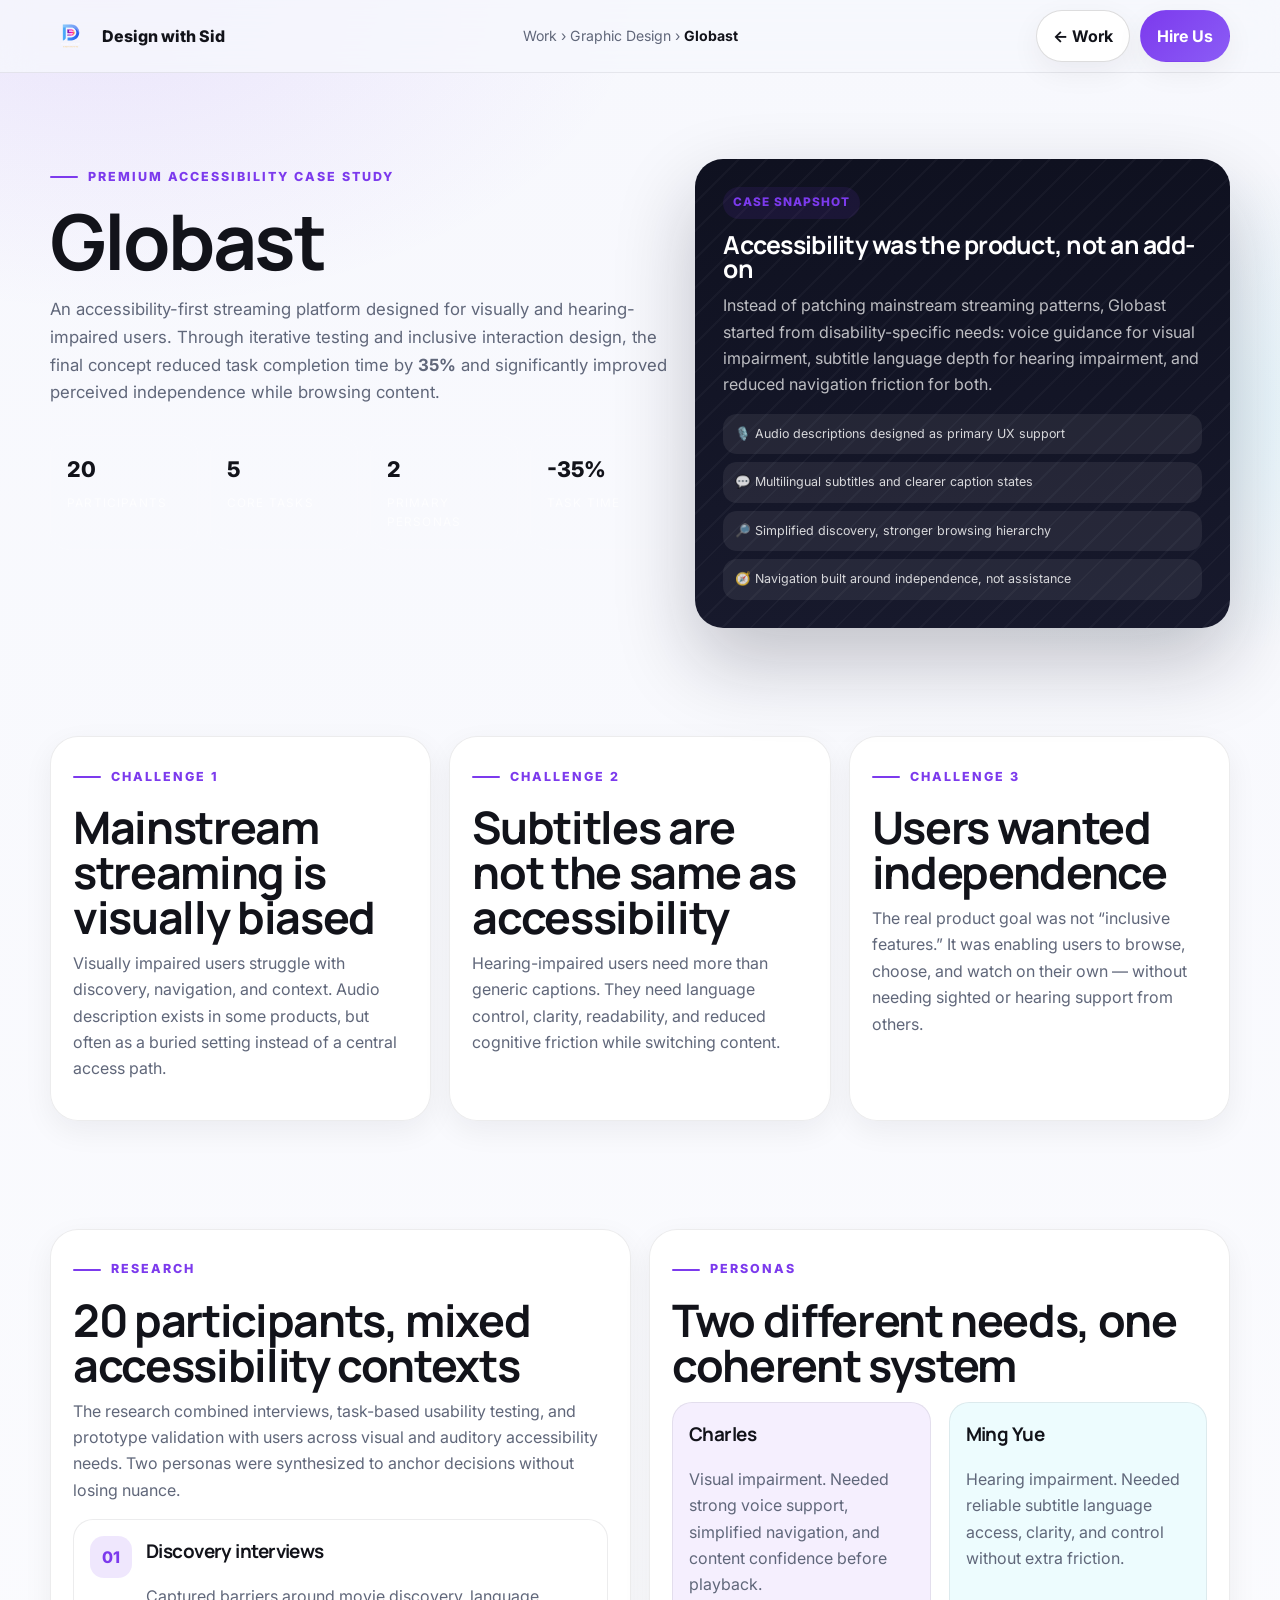
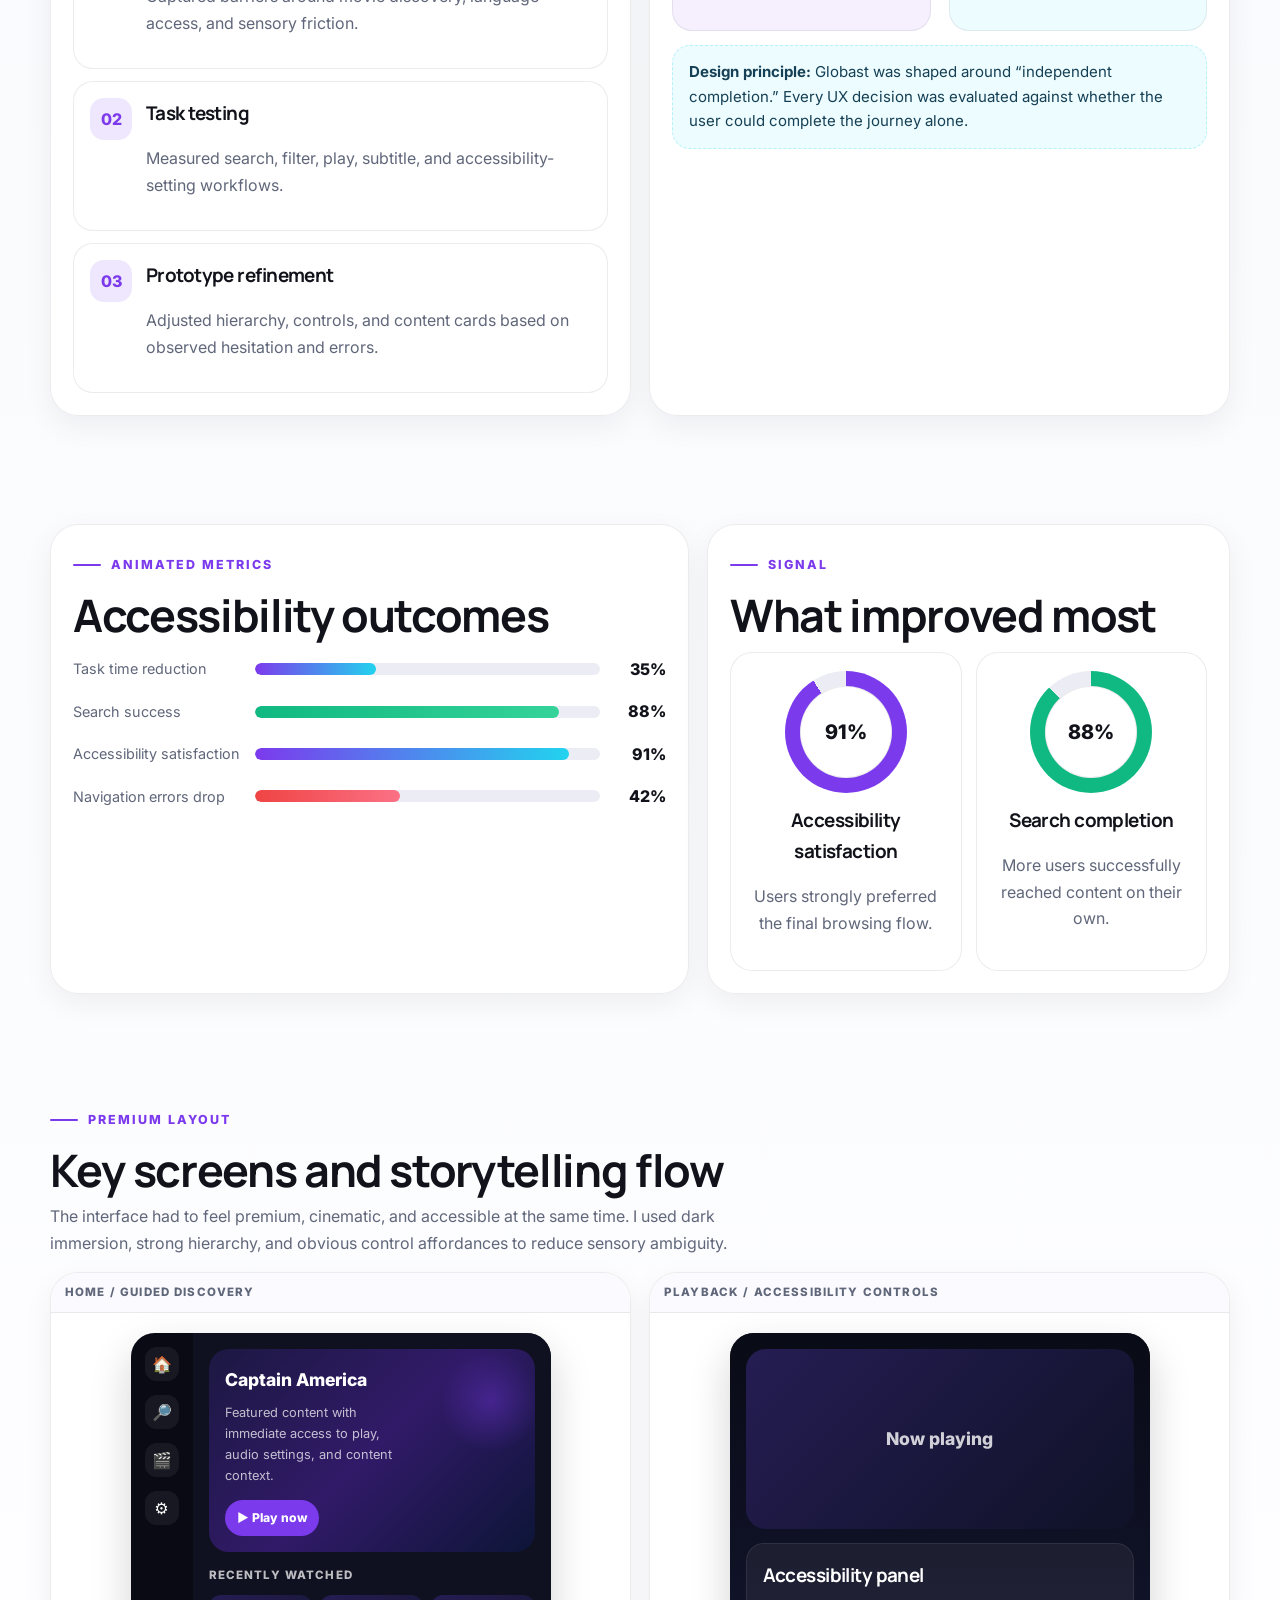
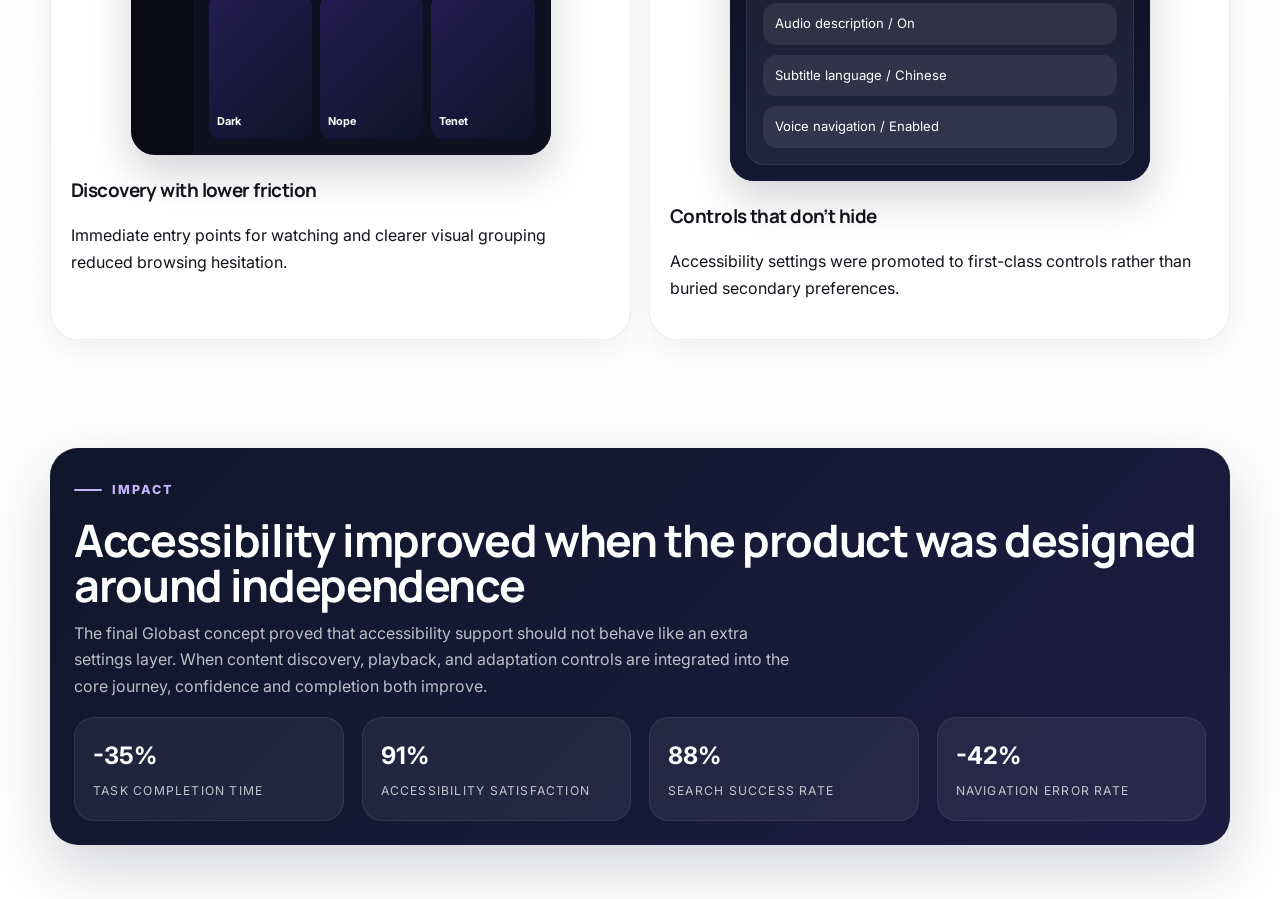
<file: globast.html>
<!doctype html>
<html lang="en">
<head>
  <meta charset="utf-8" />
  <meta name="viewport" content="width=device-width,initial-scale=1" />
  <title>Globast — Premium UX Case Study</title>
  <meta name="description" content="Premium UX case study for Globast, an accessibility-first streaming platform for visually and hearing-impaired users." />
  <link rel="preconnect" href="https://fonts.googleapis.com">
  <link rel="preconnect" href="https://fonts.gstatic.com" crossorigin>
  <link href="https://fonts.googleapis.com/css2?family=Inter:wght@400;500;600;700;800&family=Manrope:wght@700;800&display=swap" rel="stylesheet">
  <style>
    :root{
      --bg:#f7f8fd; --paper:#fff; --ink:#12131a; --muted:#60677a;
      --line:rgba(18,19,26,.08); --line-strong:rgba(18,19,26,.14);
      --violet:#7c3aed; --violet-2:#a78bfa; --cyan:#22d3ee; --red:#ef4444; --green:#10b981;
      --dark:#0f1120; --dark-2:#17192c;
      --shadow:0 24px 60px rgba(17,20,38,.12); --soft:0 10px 30px rgba(17,20,38,.06);
      --wrap:1180px; --radius:24px; --pad:clamp(18px,2.4vw,30px);
    }
    *{box-sizing:border-box} html{scroll-behavior:smooth}
    body{
      margin:0;font-family:Inter,system-ui,sans-serif;color:var(--ink);line-height:1.65;
      background:
        radial-gradient(900px 520px at 8% 0%, rgba(124,58,237,.10), transparent 60%),
        radial-gradient(700px 420px at 90% 10%, rgba(34,211,238,.09), transparent 60%),
        linear-gradient(180deg,var(--bg),#fff);
    }
    a{text-decoration:none;color:inherit}
    .wrap{width:min(var(--wrap), calc(100% - var(--pad)*2)); margin-inline:auto}
    .topbar{position:sticky;top:0;z-index:100;background:rgba(247,248,253,.78);backdrop-filter:blur(16px);border-bottom:1px solid var(--line)}
    .topbar__row{min-height:72px;display:flex;align-items:center;justify-content:space-between;gap:16px}
    .brand{display:flex;align-items:center;gap:12px;font-weight:800}
    .brand__mark{width:38px;height:38px;border-radius:14px;background:linear-gradient(135deg,var(--violet),var(--cyan));box-shadow:0 16px 30px rgba(124,58,237,.24);position:relative}
    .brand__mark:after{content:"";position:absolute;inset:8px;border-radius:10px;border:1px solid rgba(255,255,255,.42)}
    .crumb{font-size:.88rem;color:var(--muted)} .crumb strong{color:var(--ink)}
    .btn{display:inline-flex;align-items:center;justify-content:center;padding:12px 16px;border-radius:999px;font-weight:700;border:1px solid var(--line-strong);background:#fff;box-shadow:var(--soft);transition:.18s ease}
    .btn:hover{transform:translateY(-2px)} .btn--primary{background:linear-gradient(135deg,var(--violet),#8b5cf6);color:#fff;border-color:transparent}
    .hero,.section{padding:54px 0}
    .hero{padding-top:86px}
    .hero__grid,.grid-2,.grid-3,.chartGrid,.screenGrid,.impactGrid{display:grid;gap:18px}
    .hero__grid{grid-template-columns:1.08fr .92fr;align-items:start}
    .grid-2{grid-template-columns:1fr 1fr}.grid-3{grid-template-columns:repeat(3,1fr)}
    .chartGrid{grid-template-columns:1.1fr .9fr}.screenGrid{grid-template-columns:1fr 1fr}.impactGrid{grid-template-columns:repeat(4,1fr)}
    .eyebrow{display:inline-flex;align-items:center;gap:10px;margin-bottom:18px;font-size:.78rem;letter-spacing:.16em;text-transform:uppercase;font-weight:800;color:var(--violet)}
    .eyebrow::before{content:"";width:28px;height:2px;background:currentColor;border-radius:999px}
    h1,h2,h3{font-family:Manrope,Inter,sans-serif;margin:0;letter-spacing:-.03em}
    h1{font-size:clamp(2.8rem,6vw,5.2rem);line-height:.95} h2{font-size:clamp(1.8rem,3.5vw,3rem);line-height:1} h3{font-size:1.18rem}
    .lead,.sectionLead,.card p{color:var(--muted)} .lead{font-size:1.05rem;max-width:64ch;margin-top:18px} .sectionLead{max-width:70ch;margin-top:10px}
    .heroPanel,.card,.chartWrap,.screen,.impactBand{border-radius:28px}
    .heroPanel{
      padding:28px;background:linear-gradient(180deg,var(--dark),var(--dark-2));color:#fff;box-shadow:0 34px 80px rgba(15,17,32,.24);position:relative;overflow:hidden
    }
    .heroPanel::before{content:"";position:absolute;inset:0;background:repeating-linear-gradient(-45deg,transparent,transparent 18px,rgba(255,255,255,.03) 18px,rgba(255,255,255,.03) 20px)}
    .heroPanel>*{position:relative;z-index:1}
    .heroStats{display:grid;grid-template-columns:repeat(4,1fr);gap:12px;margin-top:28px}
    .stat{background:rgba(255,255,255,.06);border:1px solid rgba(255,255,255,.08);border-radius:20px;padding:16px}
    .stat__num{display:block;font-size:1.35rem;font-weight:800}.stat__label{display:block;margin-top:6px;font-size:.74rem;color:rgba(255,255,255,.72);text-transform:uppercase;letter-spacing:.1em}
    .card,.chartWrap,.screen{background:rgba(255,255,255,.88);border:1px solid var(--line);box-shadow:var(--soft)}
    .card,.chartWrap{padding:22px}
    .pill{display:inline-flex;padding:6px 10px;border-radius:999px;background:rgba(124,58,237,.10);color:var(--violet);font-size:.74rem;font-weight:800;letter-spacing:.08em;text-transform:uppercase}
    .timeline{display:grid;gap:12px}
    .step{display:grid;grid-template-columns:42px 1fr;gap:14px;align-items:start;padding:16px;border-radius:20px;border:1px solid var(--line);background:#fff}
    .stepNum{width:42px;height:42px;border-radius:14px;background:rgba(124,58,237,.12);display:grid;place-items:center;font-weight:800;color:var(--violet)}
    .insight{padding:14px 16px;border-radius:18px;background:rgba(34,211,238,.08);border:1px dashed rgba(34,211,238,.28);color:#164055;font-size:.94rem}
    .bars{display:grid;gap:16px;margin-top:18px}
    .barRow{display:grid;grid-template-columns:170px 1fr 54px;gap:12px;align-items:center}
    .barLabel{font-size:.9rem;color:var(--muted)} .track{height:12px;background:#ececf4;border-radius:999px;overflow:hidden}
    .fill{height:100%;width:0;border-radius:999px;background:linear-gradient(90deg,var(--violet),var(--cyan));transition:width 1.2s cubic-bezier(.22,1,.36,1)}
    .fill.green{background:linear-gradient(90deg,var(--green),#34d399)} .fill.red{background:linear-gradient(90deg,var(--red),#fb7185)} .val{font-weight:800;text-align:right}
    .ringArea{display:grid;grid-template-columns:1fr 1fr;gap:14px;margin-top:14px}
    .ringCard{border:1px solid var(--line);border-radius:22px;padding:18px;background:#fff}
    .ring{width:122px;height:122px;margin:0 auto 12px;position:relative;border-radius:50%;background:conic-gradient(var(--clr) 0deg, var(--clr) calc(var(--pct)*3.6deg), #ececf4 calc(var(--pct)*3.6deg), #ececf4 360deg)}
    .ring:after{content:"";position:absolute;inset:15px;background:#fff;border-radius:50%;box-shadow:inset 0 0 0 1px var(--line)}
    .ring span{position:absolute;inset:0;display:grid;place-items:center;z-index:1;font-size:1.25rem;font-weight:800}
    .screen{overflow:hidden}
    .screen__top{padding:10px 14px;font-size:.72rem;font-weight:800;color:var(--muted);letter-spacing:.1em;text-transform:uppercase;background:#fbfbff;border-bottom:1px solid var(--line)}
    .frame{
      margin:20px auto;width:100%;max-width:420px;min-height:420px;border-radius:24px;overflow:hidden;background:var(--dark);box-shadow:0 18px 40px rgba(15,17,32,.18)
    }
    .navRail{width:62px;background:rgba(0,0,0,.42);display:flex;flex-direction:column;align-items:center;padding:14px 0;gap:14px}
    .dot{width:34px;height:34px;border-radius:12px;display:grid;place-items:center;color:#fff;background:rgba(255,255,255,.06)}
    .heroBanner{padding:16px;border-radius:20px;background:linear-gradient(135deg,#1c1842,#311a68,#0d1537);position:relative;overflow:hidden}
    .heroBanner::after{content:"";position:absolute;right:-16px;top:-8px;width:120px;height:120px;border-radius:50%;background:radial-gradient(circle,rgba(124,58,237,.35),transparent 60%)}
    .playBtn{display:inline-flex;padding:8px 12px;border-radius:999px;background:var(--violet);color:#fff;font-size:.76rem;font-weight:800}
    .movieGrid{display:grid;grid-template-columns:repeat(3,1fr);gap:8px;margin-top:10px}
    .poster{aspect-ratio:.72;border-radius:12px;background:linear-gradient(135deg,#251d53,#0f1227);padding:8px;display:flex;align-items:flex-end;color:#fff;font-size:.68rem;font-weight:700}
    .featureList{display:grid;gap:8px;margin-top:12px}
    .feature{padding:10px 12px;border-radius:14px;background:rgba(255,255,255,.07);color:rgba(255,255,255,.82);font-size:.78rem}
    .impactBand{padding:24px;background:linear-gradient(135deg,#0f172a,#1e1b43);color:#fff;box-shadow:0 24px 60px rgba(15,23,42,.18)}
    .impact{padding:18px;border-radius:20px;background:rgba(255,255,255,.06);border:1px solid rgba(255,255,255,.08)}
    .impact strong{display:block;font-size:1.5rem}.impact span{font-size:.76rem;text-transform:uppercase;color:rgba(255,255,255,.72);letter-spacing:.1em}
    .reveal{opacity:0;transform:translateY(22px);transition:opacity .6s ease, transform .6s ease}
    .reveal.in{opacity:1;transform:none}
    @media (max-width:1020px){
      .hero__grid,.grid-2,.grid-3,.chartGrid,.screenGrid{grid-template-columns:1fr}
      .heroStats,.impactGrid,.ringArea{grid-template-columns:1fr 1fr}
    }
    @media (max-width:720px){
      .heroStats,.impactGrid,.ringArea{grid-template-columns:1fr}
      .barRow{grid-template-columns:1fr}
    }
  
    /* Global accessibility and responsive baseline */
    .skip-link{
      position:absolute;
      left:12px;
      top:-48px;
      z-index:9999;
      background:#111;
      color:#fff;
      padding:10px 12px;
      border-radius:10px;
      font-weight:700;
      text-decoration:none;
    }
    .skip-link:focus{top:12px}

    a:focus-visible,
    button:focus-visible,
    input:focus-visible,
    select:focus-visible,
    textarea:focus-visible,
    [tabindex]:focus-visible{
      outline:3px solid #2563eb;
      outline-offset:3px;
      border-radius:6px;
    }

    img,video,canvas,svg{max-width:100%;height:auto}

    @media (max-width: 900px){
      .topbar__row{flex-wrap:wrap}
    }
  </style>
</head>
<body>
  <a class="skip-link" href="#main-content">Skip to main content</a>
  <header class="topbar">
    <div class="wrap topbar__row">
      <a class="brand" href="index.html"><img src="../assests/img/logo.svg" alt="design with sid logo" style="height: 40px; width: auto;"><span class="brand__name">Design with Sid</span></a>
      <div class="crumb"><a href="index.html#work" style="color:inherit;text-decoration:none">Work</a> › <a href="index.html#work" style="color:inherit;text-decoration:none">Graphic Design</a> › <strong>Globast</strong></div>
      <div style="display:flex;gap:10px"><a class="btn" href="index.html#work">← Work</a><a class="btn btn--primary" href="index.html#contact">Hire Us</a></div>
    </div>
  </header>

  <main id="main-content">
    <section class="hero">
      <div class="wrap hero__grid">
        <div class="reveal">
          <div class="eyebrow">Premium Accessibility Case Study</div>
          <h1>Globast</h1>
          <p class="lead">An accessibility-first streaming platform designed for visually and hearing-impaired users. Through iterative testing and inclusive interaction design, the final concept reduced task completion time by <strong>35%</strong> and significantly improved perceived independence while browsing content.</p>
          <div class="heroStats">
            <div class="stat"><span class="stat__num">20</span><span class="stat__label">Participants</span></div>
            <div class="stat"><span class="stat__num">5</span><span class="stat__label">Core tasks</span></div>
            <div class="stat"><span class="stat__num">2</span><span class="stat__label">Primary personas</span></div>
            <div class="stat"><span class="stat__num">-35%</span><span class="stat__label">Task time</span></div>
          </div>
        </div>

        <aside class="heroPanel reveal">
          <span class="pill">Case Snapshot</span>
          <h2 style="margin-top:14px;font-size:1.55rem">Accessibility was the product, not an add-on</h2>
          <p style="color:rgba(255,255,255,.72); margin-top:10px">Instead of patching mainstream streaming patterns, Globast started from disability-specific needs: voice guidance for visual impairment, subtitle language depth for hearing impairment, and reduced navigation friction for both.</p>
          <div class="featureList">
            <div class="feature">🎙️ Audio descriptions designed as primary UX support</div>
            <div class="feature">💬 Multilingual subtitles and clearer caption states</div>
            <div class="feature">🔎 Simplified discovery, stronger browsing hierarchy</div>
            <div class="feature">🧭 Navigation built around independence, not assistance</div>
          </div>
        </aside>
      </div>
    </section>

    <section class="section">
      <div class="wrap grid-3">
        <div class="card reveal">
          <div class="eyebrow">Challenge 1</div>
          <h2>Mainstream streaming is visually biased</h2>
          <p class="sectionLead">Visually impaired users struggle with discovery, navigation, and context. Audio description exists in some products, but often as a buried setting instead of a central access path.</p>
        </div>
        <div class="card reveal">
          <div class="eyebrow">Challenge 2</div>
          <h2>Subtitles are not the same as accessibility</h2>
          <p class="sectionLead">Hearing-impaired users need more than generic captions. They need language control, clarity, readability, and reduced cognitive friction while switching content.</p>
        </div>
        <div class="card reveal">
          <div class="eyebrow">Challenge 3</div>
          <h2>Users wanted independence</h2>
          <p class="sectionLead">The real product goal was not “inclusive features.” It was enabling users to browse, choose, and watch on their own — without needing sighted or hearing support from others.</p>
        </div>
      </div>
    </section>

    <section class="section" id="research">
      <div class="wrap grid-2">
        <div class="card reveal">
          <div class="eyebrow">Research</div>
          <h2>20 participants, mixed accessibility contexts</h2>
          <p class="sectionLead">The research combined interviews, task-based usability testing, and prototype validation with users across visual and auditory accessibility needs. Two personas were synthesized to anchor decisions without losing nuance.</p>
          <div class="timeline" style="margin-top:14px">
            <div class="step"><div class="stepNum">01</div><div><h3>Discovery interviews</h3><p>Captured barriers around movie discovery, language access, and sensory friction.</p></div></div>
            <div class="step"><div class="stepNum">02</div><div><h3>Task testing</h3><p>Measured search, filter, play, subtitle, and accessibility-setting workflows.</p></div></div>
            <div class="step"><div class="stepNum">03</div><div><h3>Prototype refinement</h3><p>Adjusted hierarchy, controls, and content cards based on observed hesitation and errors.</p></div></div>
          </div>
        </div>
        <div class="card reveal">
          <div class="eyebrow">Personas</div>
          <h2>Two different needs, one coherent system</h2>
          <div class="grid-2" style="margin-top:14px">
            <div style="padding:16px;border-radius:20px;background:rgba(124,58,237,.08);border:1px solid var(--line)">
              <h3>Charles</h3>
              <p>Visual impairment. Needed strong voice support, simplified navigation, and content confidence before playback.</p>
            </div>
            <div style="padding:16px;border-radius:20px;background:rgba(34,211,238,.08);border:1px solid var(--line)">
              <h3>Ming Yue</h3>
              <p>Hearing impairment. Needed reliable subtitle language access, clarity, and control without extra friction.</p>
            </div>
          </div>
          <div class="insight" style="margin-top:14px"><strong>Design principle:</strong> Globast was shaped around “independent completion.” Every UX decision was evaluated against whether the user could complete the journey alone.</div>
        </div>
      </div>
    </section>

    <section class="section">
      <div class="wrap chartGrid">
        <div class="chartWrap reveal">
          <div class="eyebrow">Animated Metrics</div>
          <h2>Accessibility outcomes</h2>
          <div class="bars">
            <div class="barRow"><div class="barLabel">Task time reduction</div><div class="track"><div class="fill" data-width="35"></div></div><div class="val">35%</div></div>
            <div class="barRow"><div class="barLabel">Search success</div><div class="track"><div class="fill green" data-width="88"></div></div><div class="val">88%</div></div>
            <div class="barRow"><div class="barLabel">Accessibility satisfaction</div><div class="track"><div class="fill" data-width="91"></div></div><div class="val">91%</div></div>
            <div class="barRow"><div class="barLabel">Navigation errors drop</div><div class="track"><div class="fill red" data-width="42"></div></div><div class="val">42%</div></div>
          </div>
        </div>
        <div class="chartWrap reveal">
          <div class="eyebrow">Signal</div>
          <h2>What improved most</h2>
          <div class="ringArea">
            <div class="ringCard">
              <div class="ring" style="--pct:91; --clr: var(--violet)"><span>91%</span></div>
              <h3 style="text-align:center">Accessibility satisfaction</h3>
              <p style="text-align:center;color:var(--muted)">Users strongly preferred the final browsing flow.</p>
            </div>
            <div class="ringCard">
              <div class="ring" style="--pct:88; --clr: var(--green)"><span>88%</span></div>
              <h3 style="text-align:center">Search completion</h3>
              <p style="text-align:center;color:var(--muted)">More users successfully reached content on their own.</p>
            </div>
          </div>
        </div>
      </div>
    </section>

    <section class="section">
      <div class="wrap">
        <div class="sectionHead reveal">
          <div class="eyebrow">Premium Layout</div>
          <h2>Key screens and storytelling flow</h2>
          <p class="sectionLead">The interface had to feel premium, cinematic, and accessible at the same time. I used dark immersion, strong hierarchy, and obvious control affordances to reduce sensory ambiguity.</p>
        </div>
        <div class="screenGrid">
          <article class="screen reveal">
            <div class="screen__top">Home / Guided Discovery</div>
            <div class="frame">
              <div style="display:flex;min-height:420px">
                <aside class="navRail">
                  <div class="dot">🏠</div>
                  <div class="dot">🔎</div>
                  <div class="dot">🎬</div>
                  <div class="dot">⚙️</div>
                </aside>
                <div style="flex:1;padding:16px;background:var(--dark)">
                  <div class="heroBanner">
                    <div style="font-size:1.1rem;font-weight:800;color:#fff">Captain America</div>
                    <div style="font-size:.8rem;color:rgba(255,255,255,.72);max-width:180px;margin-top:8px">Featured content with immediate access to play, audio settings, and content context.</div>
                    <div style="margin-top:14px"><span class="playBtn">▶ Play now</span></div>
                  </div>
                  <div style="font-size:.72rem;color:rgba(255,255,255,.72);font-weight:800;letter-spacing:.1em;text-transform:uppercase;margin-top:14px">Recently watched</div>
                  <div class="movieGrid">
                    <div class="poster">Dark</div><div class="poster">Nope</div><div class="poster">Tenet</div>
                  </div>
                </div>
              </div>
            </div>
            <div style="padding:0 20px 22px">
              <h3>Discovery with lower friction</h3>
              <p>Immediate entry points for watching and clearer visual grouping reduced browsing hesitation.</p>
            </div>
          </article>

          <article class="screen reveal">
            <div class="screen__top">Playback / Accessibility Controls</div>
            <div class="frame">
              <div style="padding:16px;background:linear-gradient(180deg,#090b16,#151834);min-height:420px">
                <div style="height:180px;border-radius:20px;background:linear-gradient(135deg,#251d53,#0f1227);display:grid;place-items:center;color:rgba(255,255,255,.8);font-weight:800;font-size:1.1rem">Now playing</div>
                <div style="margin-top:14px;padding:16px;border-radius:18px;background:rgba(255,255,255,.06);border:1px solid rgba(255,255,255,.08)">
                  <h3 style="color:#fff">Accessibility panel</h3>
                  <div style="display:grid;gap:10px;margin-top:12px">
                    <div style="padding:10px 12px;border-radius:14px;background:rgba(255,255,255,.08);color:#fff;font-size:.82rem">Audio description / On</div>
                    <div style="padding:10px 12px;border-radius:14px;background:rgba(255,255,255,.08);color:#fff;font-size:.82rem">Subtitle language / Chinese</div>
                    <div style="padding:10px 12px;border-radius:14px;background:rgba(255,255,255,.08);color:#fff;font-size:.82rem">Voice navigation / Enabled</div>
                  </div>
                </div>
              </div>
            </div>
            <div style="padding:0 20px 22px">
              <h3>Controls that don’t hide</h3>
              <p>Accessibility settings were promoted to first-class controls rather than buried secondary preferences.</p>
            </div>
          </article>
        </div>
      </div>
    </section>

    <section class="section" id="impact">
      <div class="wrap impactBand reveal">
        <div class="eyebrow" style="color:#c4b5fd">Impact</div>
        <h2 style="color:#fff">Accessibility improved when the product was designed around independence</h2>
        <p style="color:rgba(255,255,255,.72); max-width:72ch; margin-top:12px">The final Globast concept proved that accessibility support should not behave like an extra settings layer. When content discovery, playback, and adaptation controls are integrated into the core journey, confidence and completion both improve.</p>
        <div class="impactGrid" style="margin-top:18px">
          <div class="impact"><strong>-35%</strong><span>Task completion time</span></div>
          <div class="impact"><strong>91%</strong><span>Accessibility satisfaction</span></div>
          <div class="impact"><strong>88%</strong><span>Search success rate</span></div>
          <div class="impact"><strong>-42%</strong><span>Navigation error rate</span></div>
        </div>
      </div>
    </section>
  </main>

  <script>
    const observer = new IntersectionObserver((entries)=>{
      entries.forEach(entry=>{
        if(entry.isIntersecting){
          entry.target.classList.add('in');
          entry.target.querySelectorAll('.fill').forEach(bar=>bar.style.width = bar.dataset.width + '%');
          observer.unobserve(entry.target);
        }
      });
    }, {threshold:0.18});
    document.querySelectorAll('.reveal, .chartWrap').forEach(el=>observer.observe(el));
  </script>
</body>
</html>
</file>
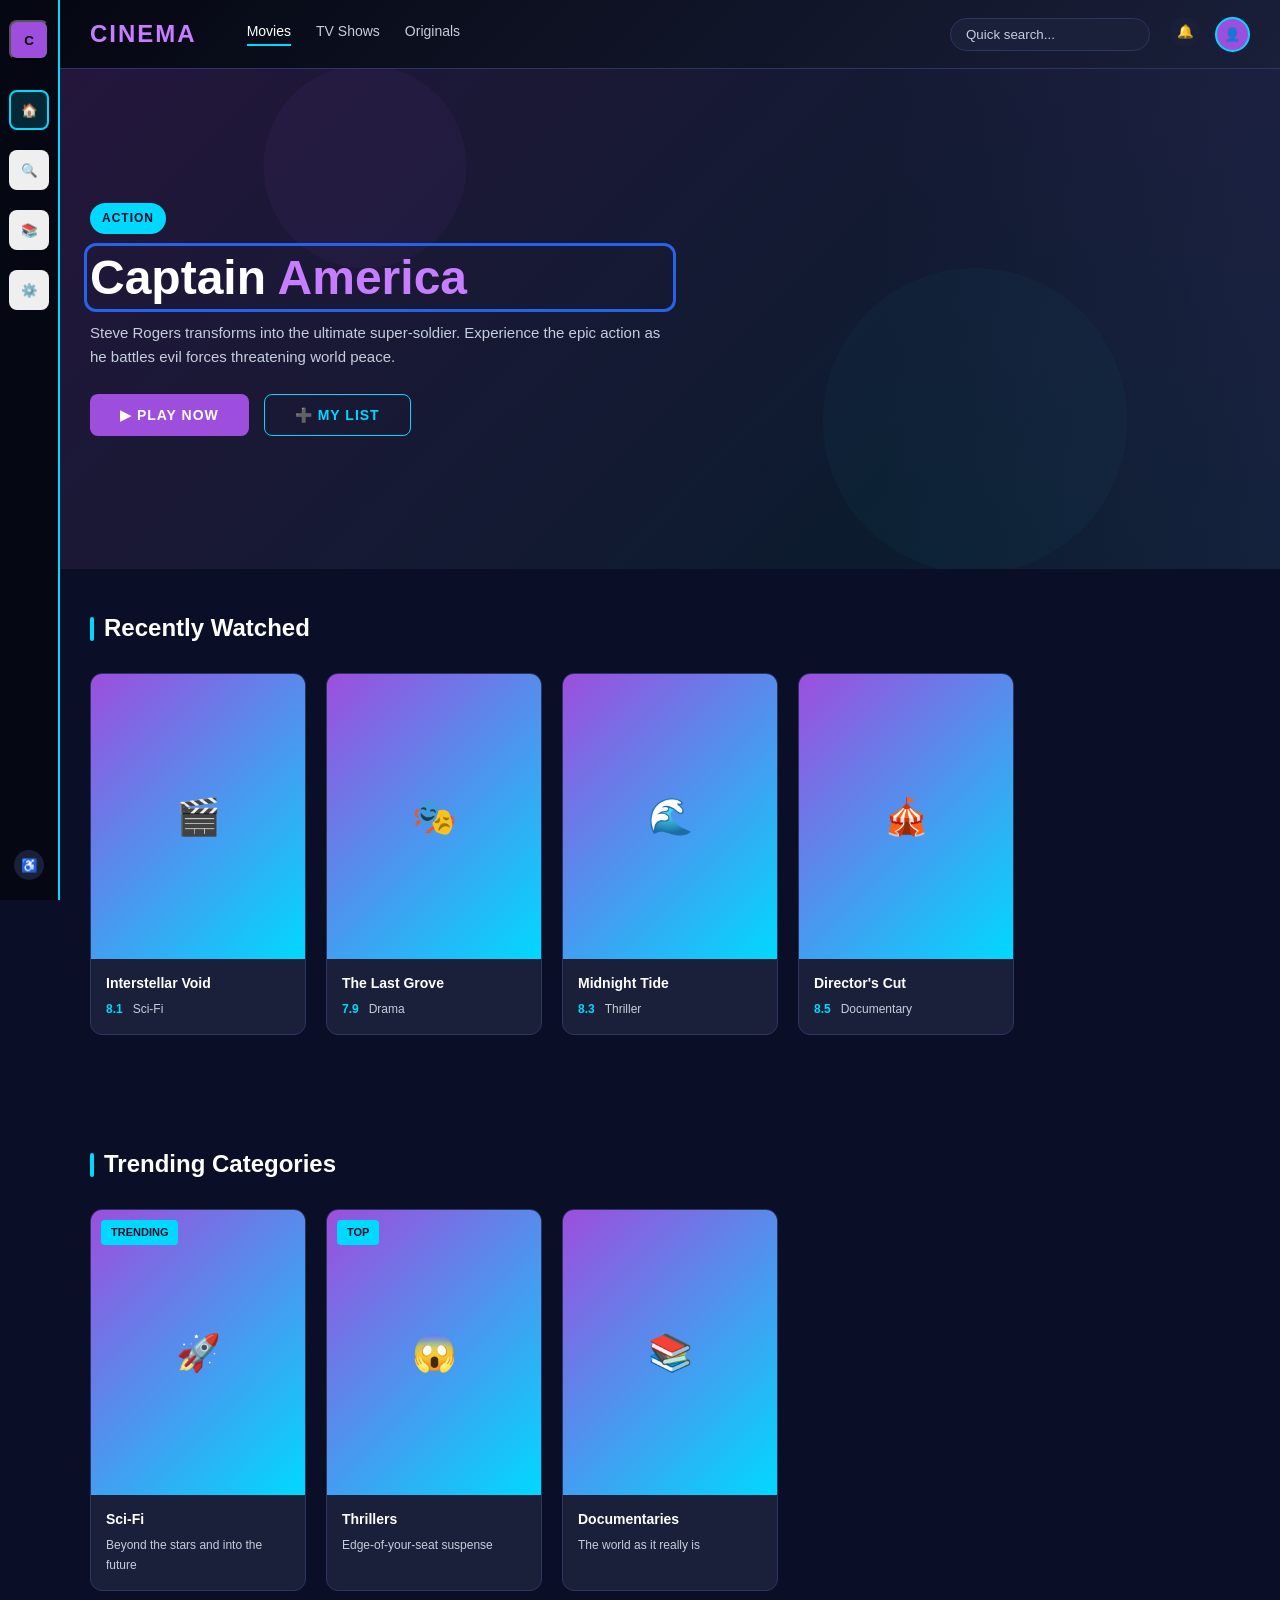
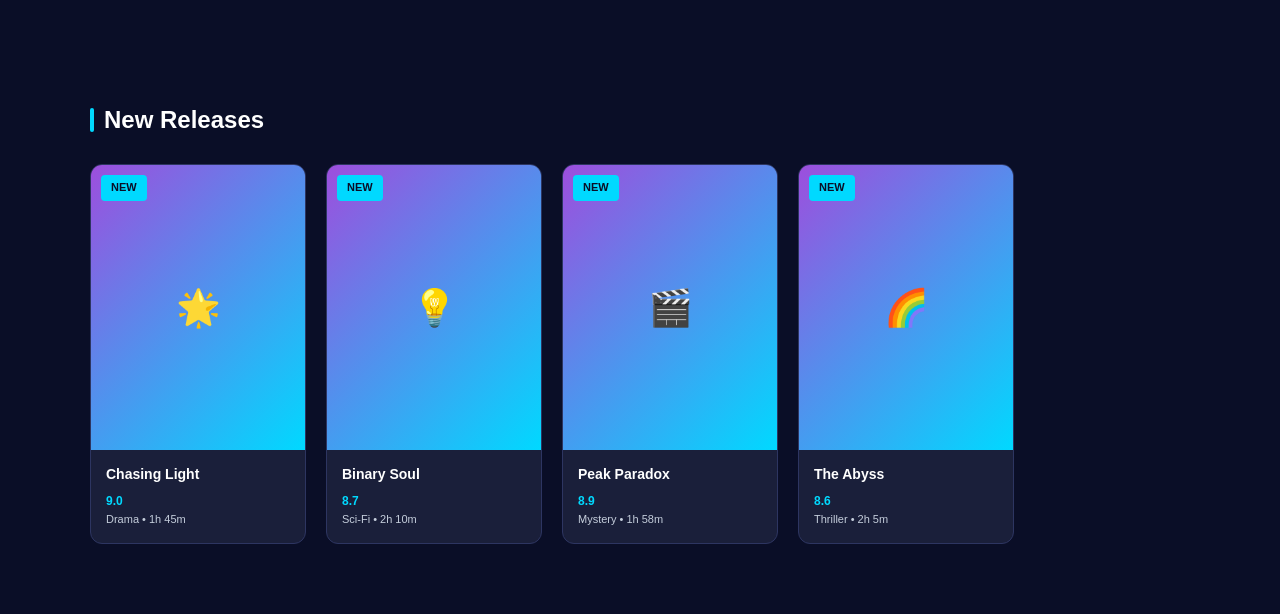
<file: ott-platform.html>
<!DOCTYPE html>
<html lang="en">
<head>
    <meta charset="UTF-8">
    <meta name="viewport" content="width=device-width, initial-scale=1.0">
    <title>CINEMA - Accessible OTT Platform</title>
    <meta name="description" content="CINEMA is an accessibility-first OTT platform prototype with keyboard navigation, assistive settings, and WCAG-aware interactions.">
    <style>
        * {
            margin: 0;
            padding: 0;
            box-sizing: border-box;
        }

        :root {
            --primary: #9D4EDD;
            --primary-light: #C77DFF;
            --accent: #00D9FF;
            --accent-dark: #00A3CC;
            --bg-dark: #0A0E27;
            --bg-darker: #050812;
            --surface: #1A1F3A;
            --surface-light: #2D3561;
            --text: #FFFFFF;
            --text-muted: #C5CEDC;
            --success: #4ADE80;
            --error: #F87171;
        }

        body {
            font-family: -apple-system, BlinkMacSystemFont, 'Segoe UI', Roboto, Oxygen, Ubuntu, Cantarell, sans-serif;
            background: var(--bg-dark);
            color: var(--text);
            line-height: 1.6;
            overflow-x: hidden;
        }

        /* Layout */
        .layout {
            display: flex;
            min-height: 100vh;
        }

        .sidebar {
            width: 60px;
            background: var(--bg-darker);
            border-right: 2px solid var(--accent);
            padding: 20px 0;
            position: fixed;
            left: 0;
            top: 0;
            height: 100vh;
            display: flex;
            flex-direction: column;
            align-items: center;
            gap: 30px;
            z-index: 1000;
        }

        .logo {
            width: 40px;
            height: 40px;
            background: var(--primary);
            border-radius: 8px;
            display: flex;
            align-items: center;
            justify-content: center;
            font-weight: bold;
            cursor: pointer;
            transition: transform 0.3s;
        }

        .logo:hover {
            transform: scale(1.1);
        }

        .nav-items {
            display: flex;
            flex-direction: column;
            gap: 20px;
            flex: 1;
        }

        .nav-item {
            width: 40px;
            height: 40px;
            border-radius: 8px;
            display: flex;
            align-items: center;
            justify-content: center;
            cursor: pointer;
            transition: all 0.3s;
            color: var(--text-muted);
            position: relative;
            border: 2px solid transparent;
        }

        .nav-item:hover {
            color: var(--accent);
            background: rgba(0, 217, 255, 0.1);
        }

        .nav-item.active {
            color: var(--accent);
            border-color: var(--accent);
            background: rgba(0, 217, 255, 0.15);
        }

        .main-content {
            margin-left: 60px;
            flex: 1;
            overflow-y: auto;
        }

        /* Header */
        .header {
            background: linear-gradient(135deg, var(--bg-darker) 0%, var(--surface) 100%);
            padding: 15px 30px;
            display: flex;
            justify-content: space-between;
            align-items: center;
            border-bottom: 1px solid var(--surface-light);
            position: sticky;
            top: 0;
            z-index: 100;
        }

        .header-left {
            display: flex;
            align-items: center;
            gap: 20px;
        }

        .header-brand {
            font-size: 24px;
            font-weight: bold;
            color: var(--primary-light);
            letter-spacing: 2px;
        }

        .nav-tabs {
            display: flex;
            gap: 25px;
            margin-left: 30px;
        }

        .nav-tab {
            color: var(--text-muted);
            cursor: pointer;
            padding-bottom: 5px;
            border-bottom: 2px solid transparent;
            transition: all 0.3s;
            font-size: 14px;
            border-top: 0;
            border-left: 0;
            border-right: 0;
            background: transparent;
        }

        .nav-tab:hover,
        .nav-tab.active {
            color: var(--text);
            border-bottom-color: var(--accent);
        }

        .header-right {
            display: flex;
            align-items: center;
            gap: 20px;
        }

        .search-box {
            background: var(--surface);
            border: 1px solid var(--surface-light);
            padding: 8px 15px;
            border-radius: 25px;
            color: var(--text);
            width: 200px;
        }

        .search-box::placeholder {
            color: var(--text-muted);
        }

        .header-icons {
            display: flex;
            gap: 15px;
        }

        .icon-btn {
            width: 30px;
            height: 30px;
            border-radius: 50%;
            border: none;
            background: var(--surface);
            color: var(--accent);
            cursor: pointer;
            display: flex;
            align-items: center;
            justify-content: center;
            transition: all 0.3s;
        }

        .icon-btn:hover {
            background: var(--surface-light);
            transform: scale(1.1);
        }

        .profile-avatar {
            width: 35px;
            height: 35px;
            border-radius: 50%;
            background: var(--primary);
            display: flex;
            align-items: center;
            justify-content: center;
            cursor: pointer;
            border: 2px solid var(--accent);
        }

        /* Screens */
        .screen {
            display: none;
            animation: fadeIn 0.3s;
        }

        .screen.active {
            display: block;
        }

        @keyframes fadeIn {
            from { opacity: 0; }
            to { opacity: 1; }
        }

        /* Home Screen */
        .hero {
            height: 500px;
            background: linear-gradient(135deg, rgba(157, 78, 221, 0.2) 0%, rgba(0, 217, 255, 0.1) 100%),
                        url('data:image/svg+xml,<svg xmlns="http://www.w3.org/2000/svg" viewBox="0 0 1200 600"><rect fill="%23050812" width="1200" height="600"/><circle cx="300" cy="150" r="100" fill="%239D4EDD" opacity="0.05"/><circle cx="900" cy="400" r="150" fill="%2300D9FF" opacity="0.03"/></svg>');
            background-size: cover;
            background-position: center;
            position: relative;
            display: flex;
            align-items: center;
            overflow: hidden;
            padding: 60px 30px;
        }

        .hero::before {
            content: '';
            position: absolute;
            right: 0;
            top: 0;
            width: 400px;
            height: 100%;
            background: linear-gradient(to left, rgba(157, 78, 221, 0.1), transparent);
            pointer-events: none;
        }

        .hero-content {
            max-width: 50%;
            z-index: 2;
            position: relative;
        }

        .hero-badge {
            display: inline-block;
            background: var(--accent);
            color: var(--bg-dark);
            padding: 6px 12px;
            border-radius: 20px;
            font-size: 12px;
            font-weight: bold;
            margin-bottom: 15px;
            text-transform: uppercase;
            letter-spacing: 1px;
        }

        .hero-title {
            font-size: 48px;
            font-weight: bold;
            margin-bottom: 15px;
            line-height: 1.2;
        }

        .hero-title span {
            color: var(--primary-light);
        }

        .hero-description {
            font-size: 15px;
            color: var(--text-muted);
            margin-bottom: 25px;
            line-height: 1.6;
        }

        .hero-actions {
            display: flex;
            gap: 15px;
        }

        .btn {
            padding: 12px 30px;
            border-radius: 8px;
            border: none;
            font-size: 14px;
            font-weight: bold;
            cursor: pointer;
            transition: all 0.3s;
            text-transform: uppercase;
            letter-spacing: 1px;
            display: flex;
            align-items: center;
            gap: 8px;
        }

        .btn-primary {
            background: var(--primary);
            color: var(--text);
        }

        .btn-primary:hover {
            background: var(--primary-light);
            transform: translateY(-2px);
            box-shadow: 0 10px 30px rgba(157, 78, 221, 0.3);
        }

        .btn-secondary {
            background: transparent;
            color: var(--accent);
            border: 1px solid var(--accent);
        }

        .btn-secondary:hover {
            background: var(--accent);
            color: var(--bg-dark);
        }

        /* Content Sections */
        .section {
            padding: 40px 30px;
        }

        .section-title {
            font-size: 24px;
            font-weight: bold;
            margin-bottom: 25px;
            display: flex;
            align-items: center;
            gap: 10px;
        }

        .section-title::before {
            content: '';
            width: 4px;
            height: 24px;
            background: var(--accent);
            border-radius: 2px;
        }

        /* Cards Grid */
        .cards-grid {
            display: grid;
            grid-template-columns: repeat(auto-fill, minmax(180px, 1fr));
            gap: 20px;
            margin-bottom: 30px;
        }

        .card {
            background: var(--surface);
            border-radius: 12px;
            overflow: hidden;
            cursor: pointer;
            transition: all 0.3s;
            border: 1px solid var(--surface-light);
            position: relative;
            display: flex;
            flex-direction: column;
        }

        .card:hover {
            transform: translateY(-8px);
            border-color: var(--accent);
            box-shadow: 0 20px 40px rgba(0, 217, 255, 0.15);
        }

        .card-image {
            width: 100%;
            aspect-ratio: 9/12;
            background: linear-gradient(135deg, var(--primary), var(--accent));
            display: flex;
            align-items: center;
            justify-content: center;
            font-size: 36px;
            position: relative;
            overflow: hidden;
        }

        .card-image img {
            width: 100%;
            height: 100%;
            object-fit: cover;
        }

        .card-badge {
            position: absolute;
            top: 10px;
            left: 10px;
            background: var(--accent);
            color: var(--bg-dark);
            padding: 4px 10px;
            border-radius: 4px;
            font-size: 11px;
            font-weight: bold;
            z-index: 2;
        }

        .card-content {
            padding: 15px;
            flex: 1;
            display: flex;
            flex-direction: column;
        }

        .card-title {
            font-size: 14px;
            font-weight: bold;
            margin-bottom: 8px;
            line-height: 1.3;
        }

        .card-info {
            font-size: 12px;
            color: var(--text-muted);
            display: flex;
            gap: 10px;
            align-items: center;
        }

        .card-rating {
            color: var(--accent);
            font-weight: bold;
        }

        .card-meta {
            font-size: 11px;
            color: var(--text-muted);
            margin-top: auto;
            display: flex;
            gap: 5px;
            flex-wrap: wrap;
        }

        /* Cast Carousel */
        .cast-section {
            padding: 40px 30px;
        }

        .cast-carousel {
            display: flex;
            gap: 15px;
            overflow-x: auto;
            padding-bottom: 10px;
            scroll-behavior: smooth;
        }

        .cast-card {
            min-width: 120px;
            text-align: center;
            flex-shrink: 0;
            cursor: pointer;
            transition: transform 0.3s;
        }

        .cast-card:hover {
            transform: scale(1.05);
        }

        .cast-avatar {
            width: 120px;
            height: 120px;
            border-radius: 50%;
            background: linear-gradient(135deg, var(--primary), var(--accent));
            display: flex;
            align-items: center;
            justify-content: center;
            font-size: 40px;
            margin: 0 auto 10px;
            border: 2px solid var(--accent);
        }

        .cast-name {
            font-size: 13px;
            font-weight: bold;
        }

        .cast-role {
            font-size: 11px;
            color: var(--text-muted);
            margin-top: 3px;
        }

        /* Profile Selection */
        .profile-screen {
            display: flex;
            flex-direction: column;
            align-items: center;
            justify-content: center;
            min-height: calc(100vh - 60px);
            padding: 40px;
            text-align: center;
        }

        .profile-title {
            font-size: 48px;
            font-weight: bold;
            margin-bottom: 10px;
        }

        .profile-subtitle {
            color: var(--text-muted);
            margin-bottom: 50px;
            font-size: 16px;
        }

        .profiles-grid {
            display: grid;
            grid-template-columns: repeat(4, 1fr);
            gap: 30px;
            margin-bottom: 40px;
            max-width: 800px;
        }

        .profile-option {
            cursor: pointer;
            transition: all 0.3s;
            text-align: center;
        }

        .profile-circle {
            width: 140px;
            height: 140px;
            border-radius: 50%;
            background: linear-gradient(135deg, var(--primary), var(--accent));
            display: flex;
            align-items: center;
            justify-content: center;
            font-size: 50px;
            margin: 0 auto 15px;
            border: 3px solid transparent;
            transition: all 0.3s;
            cursor: pointer;
        }

        .profile-option:hover .profile-circle {
            border-color: var(--accent);
            box-shadow: 0 0 20px rgba(0, 217, 255, 0.5);
        }

        .profile-name {
            font-size: 16px;
            font-weight: bold;
            color: var(--text);
        }

        .add-profile {
            border: 2px dashed var(--surface-light);
            border-radius: 50%;
            width: 140px;
            height: 140px;
            display: flex;
            align-items: center;
            justify-content: center;
            font-size: 50px;
            margin: 0 auto 15px;
            cursor: pointer;
            transition: all 0.3s;
            color: var(--text-muted);
        }

        .add-profile:hover {
            border-color: var(--accent);
            color: var(--accent);
        }

        /* Accessibility Panel */
        .accessibility-panel {
            position: fixed;
            right: -400px;
            top: 0;
            width: 380px;
            height: 100vh;
            background: var(--surface);
            border-left: 2px solid var(--accent);
            padding: 30px 20px;
            transition: right 0.3s;
            z-index: 999;
            overflow-y: auto;
        }

        .accessibility-panel.open {
            right: 0;
        }

        .accessibility-overlay {
            position: fixed;
            inset: 0;
            background: rgba(2, 6, 23, 0.7);
            opacity: 0;
            pointer-events: none;
            transition: opacity 0.3s;
            z-index: 998;
        }

        .accessibility-overlay.open {
            opacity: 1;
            pointer-events: auto;
        }

        .panel-header {
            display: flex;
            justify-content: space-between;
            align-items: center;
            margin-bottom: 25px;
        }

        .panel-title {
            font-size: 20px;
            font-weight: bold;
        }

        .close-btn {
            background: none;
            border: none;
            color: var(--accent);
            font-size: 24px;
            cursor: pointer;
        }

        .setting-group {
            margin-bottom: 25px;
            padding-bottom: 20px;
            border-bottom: 1px solid var(--surface-light);
        }

        .setting-group:last-child {
            border-bottom: none;
        }

        .setting-label {
            display: flex;
            align-items: center;
            gap: 10px;
            margin-bottom: 10px;
            font-weight: bold;
            font-size: 14px;
        }

        .setting-icon {
            font-size: 18px;
        }

        .setting-description {
            font-size: 12px;
            color: var(--text-muted);
            margin-bottom: 12px;
        }

        .toggle {
            position: relative;
            width: 50px;
            height: 28px;
            background: var(--surface-light);
            border-radius: 14px;
            cursor: pointer;
            border: none;
            transition: all 0.3s;
            display: inline-block;
        }

        .toggle.on {
            background: var(--accent);
        }

        .toggle::after {
            content: '';
            position: absolute;
            width: 24px;
            height: 24px;
            background: white;
            border-radius: 50%;
            top: 2px;
            left: 2px;
            transition: left 0.3s;
        }

        .toggle.on::after {
            left: 24px;
        }

        .subtitle-options {
            display: flex;
            flex-direction: column;
            gap: 8px;
        }

        .subtitle-btn {
            padding: 10px 15px;
            border: 1px solid var(--surface-light);
            background: transparent;
            color: var(--text);
            border-radius: 6px;
            cursor: pointer;
            transition: all 0.3s;
            font-size: 12px;
            font-weight: bold;
        }

        .subtitle-btn.active {
            background: var(--primary);
            border-color: var(--primary);
        }

        .subtitle-btn:hover {
            border-color: var(--accent);
        }

        .apply-btn {
            width: 100%;
            padding: 12px;
            background: var(--primary);
            color: var(--text);
            border: none;
            border-radius: 8px;
            font-weight: bold;
            cursor: pointer;
            margin-top: 20px;
            transition: all 0.3s;
        }

        .apply-btn:hover {
            background: var(--primary-light);
        }

        /* Details Page */
        .details-page {
            background: linear-gradient(135deg, rgba(157, 78, 221, 0.1) 0%, rgba(0, 217, 255, 0.05) 100%);
        }

        .details-hero {
            height: 350px;
            background: linear-gradient(135deg, var(--primary), var(--accent));
            position: relative;
            overflow: hidden;
        }

        .details-hero::after {
            content: '';
            position: absolute;
            top: 0;
            left: 0;
            right: 0;
            bottom: 0;
            background: linear-gradient(to top, var(--bg-dark) 0%, transparent 100%);
        }

        .details-content {
            max-width: 1200px;
            margin: 0 auto;
            padding: 0 30px;
            position: relative;
            z-index: 2;
            margin-top: -100px;
        }

        .details-header {
            display: flex;
            gap: 30px;
            margin-bottom: 40px;
        }

        .details-poster {
            width: 200px;
            height: 280px;
            border-radius: 12px;
            background: linear-gradient(135deg, var(--primary), var(--accent));
            flex-shrink: 0;
            box-shadow: 0 20px 60px rgba(0, 0, 0, 0.5);
        }

        .details-info h1 {
            font-size: 36px;
            margin-bottom: 15px;
        }

        .details-meta {
            display: flex;
            gap: 20px;
            margin-bottom: 20px;
            flex-wrap: wrap;
            color: var(--text-muted);
            font-size: 13px;
        }

        .meta-item {
            display: flex;
            align-items: center;
            gap: 5px;
        }

        .details-description {
            max-width: 600px;
            margin-bottom: 20px;
            line-height: 1.6;
            color: var(--text-muted);
        }

        .details-actions {
            display: flex;
            gap: 15px;
        }

        /* Responsive */
        @media (max-width: 1024px) {
            .nav-tabs {
                display: none;
            }

            .cards-grid {
                grid-template-columns: repeat(auto-fill, minmax(150px, 1fr));
            }

            .profiles-grid {
                grid-template-columns: repeat(2, 1fr);
            }
        }

        @media (max-width: 768px) {
            .sidebar {
                height: 60px;
                width: 100%;
                flex-direction: row;
                padding: 0 20px;
                bottom: 0;
                top: auto;
                border-right: none;
                border-top: 2px solid var(--accent);
            }

            .main-content {
                margin-left: 0;
                margin-bottom: 60px;
            }

            .hero {
                height: 350px;
                padding: 30px 20px;
            }

            .hero-content {
                max-width: 100%;
            }

            .hero-title {
                font-size: 32px;
            }

            .section {
                padding: 25px 15px;
            }

            .cards-grid {
                grid-template-columns: repeat(auto-fill, minmax(120px, 1fr));
                gap: 15px;
            }

            .profiles-grid {
                grid-template-columns: repeat(2, 1fr);
                gap: 20px;
            }

            .accessibility-panel {
                width: 100%;
                right: -100%;
            }
        }

        /* Globast-style keyboard visibility */
        a:focus-visible,
        button:focus-visible,
        input:focus-visible,
        select:focus-visible,
        textarea:focus-visible,
        [tabindex]:focus-visible {
            outline: 3px solid #2563eb;
            outline-offset: 3px;
            border-radius: 6px;
        }

        .skip-link {
            position: absolute;
            left: 12px;
            top: -48px;
            z-index: 10000;
            background: #111;
            color: #fff;
            padding: 10px 12px;
            border-radius: 10px;
            font-weight: 700;
            text-decoration: none;
        }

        .skip-link:focus {
            top: 12px;
        }

        .notification {
            position: fixed;
            bottom: 20px;
            right: 20px;
            background: var(--primary);
            color: white;
            padding: 15px 20px;
            border-radius: 8px;
            box-shadow: 0 5px 15px rgba(0,0,0,0.3);
            z-index: 10000;
        }

        /* Category Buttons */
        .categories {
            display: flex;
            gap: 12px;
            flex-wrap: wrap;
            margin-bottom: 25px;
            padding: 0 30px;
        }

        .category-btn {
            padding: 8px 20px;
            border: 1px solid var(--surface-light);
            background: transparent;
            color: var(--text);
            border-radius: 20px;
            cursor: pointer;
            transition: all 0.3s;
            font-size: 12px;
            font-weight: bold;
        }

        .category-btn.active {
            background: var(--primary);
            border-color: var(--primary);
        }

        .category-btn:hover {
            border-color: var(--accent);
            color: var(--accent);
        }

        .screen-header {
            padding: 10px 30px 0;
        }

        .screen-note {
            color: var(--text-muted);
            font-size: 13px;
            margin-top: -10px;
            margin-bottom: 20px;
        }

        .empty-state {
            display: none;
            margin: 0 30px 25px;
            padding: 18px;
            border: 1px dashed var(--surface-light);
            border-radius: 10px;
            color: var(--text-muted);
            font-size: 13px;
            text-align: center;
        }

        .empty-state.show {
            display: block;
        }

        .visually-hidden {
            position: absolute;
            width: 1px;
            height: 1px;
            margin: -1px;
            padding: 0;
            overflow: hidden;
            clip: rect(0, 0, 0, 0);
            border: 0;
        }

        @media (prefers-reduced-motion: reduce) {
            *,
            *::before,
            *::after {
                animation-duration: 0.01ms !important;
                animation-iteration-count: 1 !important;
                transition-duration: 0.01ms !important;
                scroll-behavior: auto !important;
            }
        }
    </style>
</head>
<body>
    <a href="#main-content" class="skip-link">Skip to main content</a>

    <div class="layout">
        <!-- Sidebar Navigation -->
        <nav class="sidebar" role="navigation" aria-label="Main navigation">
            <button class="logo" type="button" title="CINEMA Home" aria-label="Go to home" data-screen-jump="home">C</button>
            <div class="nav-items">
                <button class="nav-item active" data-screen="home" title="Home" aria-label="Home">
                    🏠
                </button>
                <button class="nav-item" data-screen="search" title="Search" aria-label="Search">
                    🔍
                </button>
                <button class="nav-item" data-screen="library" title="Library" aria-label="My Library">
                    📚
                </button>
                <button class="nav-item" data-screen="settings" title="Settings" aria-label="Settings">
                    ⚙️
                </button>
            </div>
            <button class="icon-btn" id="accessibility-toggle" title="Accessibility Settings" aria-label="Accessibility Settings">
                ♿
            </button>
        </nav>

        <!-- Main Content -->
        <div class="main-content" id="main-content">
            <!-- Header -->
            <header class="header">
                <div class="header-left">
                    <div class="header-brand">CINEMA</div>
                    <div class="nav-tabs" role="tablist" aria-label="Content categories">
                        <button class="nav-tab active" data-tab="movies" type="button" role="tab" aria-selected="true" aria-controls="home">Movies</button>
                        <button class="nav-tab" data-tab="series" type="button" role="tab" aria-selected="false" aria-controls="series">TV Shows</button>
                        <button class="nav-tab" data-tab="originals" type="button" role="tab" aria-selected="false" aria-controls="library">Originals</button>
                    </div>
                </div>
                <div class="header-right">
                    <label class="visually-hidden" for="search-input">Search titles</label>
                    <input id="search-input" type="text" class="search-box" placeholder="Quick search..." aria-label="Search content" aria-describedby="search-help">
                    <span id="search-help" class="visually-hidden">Type to filter titles and open the search screen. Press slash to focus search quickly.</span>
                    <div class="header-icons">
                        <button class="icon-btn" title="Notifications" aria-label="Notifications">🔔</button>
                        <button class="profile-avatar" id="profile-btn" type="button" title="User Profile" aria-label="Open profile selection">👤</button>
                    </div>
                </div>
            </header>

            <!-- Home Screen -->
            <div id="home" class="screen active" role="region" aria-labelledby="home-title" tabindex="-1">
                <!-- Hero Section -->
                <section class="hero">
                    <div class="hero-content">
                        <div class="hero-badge">Action</div>
                        <h1 id="home-title" class="hero-title">Captain <span>America</span></h1>
                        <p class="hero-description">
                            Steve Rogers transforms into the ultimate super-soldier. Experience the epic action as he battles evil forces threatening world peace.
                        </p>
                        <div class="hero-actions">
                            <button class="btn btn-primary" id="play-btn">
                                ▶ PLAY NOW
                            </button>
                            <button class="btn btn-secondary">
                                ➕ MY LIST
                            </button>
                        </div>
                    </div>
                </section>

                <!-- Recently Watched -->
                <section class="section">
                    <h2 class="section-title">Recently Watched</h2>
                    <div class="cards-grid">
                        <div class="card" role="button" tabindex="0">
                            <div class="card-image">🎬</div>
                            <div class="card-content">
                                <div class="card-title">Interstellar Void</div>
                                <div class="card-info">
                                    <span class="card-rating">8.1</span>
                                    <span>Sci-Fi</span>
                                </div>
                            </div>
                        </div>
                        <div class="card" role="button" tabindex="0">
                            <div class="card-image">🎭</div>
                            <div class="card-content">
                                <div class="card-title">The Last Grove</div>
                                <div class="card-info">
                                    <span class="card-rating">7.9</span>
                                    <span>Drama</span>
                                </div>
                            </div>
                        </div>
                        <div class="card" role="button" tabindex="0">
                            <div class="card-image">🌊</div>
                            <div class="card-content">
                                <div class="card-title">Midnight Tide</div>
                                <div class="card-info">
                                    <span class="card-rating">8.3</span>
                                    <span>Thriller</span>
                                </div>
                            </div>
                        </div>
                        <div class="card" role="button" tabindex="0">
                            <div class="card-image">🎪</div>
                            <div class="card-content">
                                <div class="card-title">Director's Cut</div>
                                <div class="card-info">
                                    <span class="card-rating">8.5</span>
                                    <span>Documentary</span>
                                </div>
                            </div>
                        </div>
                    </div>
                </section>

                <!-- Trending Categories -->
                <section class="section">
                    <h2 class="section-title">Trending Categories</h2>
                    <div class="cards-grid">
                        <div class="card" role="button" tabindex="0">
                            <div class="card-image">🚀</div>
                            <div class="card-badge">TRENDING</div>
                            <div class="card-content">
                                <div class="card-title">Sci-Fi</div>
                                <div class="card-info">Beyond the stars and into the future</div>
                            </div>
                        </div>
                        <div class="card" role="button" tabindex="0">
                            <div class="card-image">😱</div>
                            <div class="card-badge">TOP</div>
                            <div class="card-content">
                                <div class="card-title">Thrillers</div>
                                <div class="card-info">Edge-of-your-seat suspense</div>
                            </div>
                        </div>
                        <div class="card" role="button" tabindex="0">
                            <div class="card-image">📚</div>
                            <div class="card-content">
                                <div class="card-title">Documentaries</div>
                                <div class="card-info">The world as it really is</div>
                            </div>
                        </div>
                    </div>
                </section>

                <!-- New Releases -->
                <section class="section">
                    <h2 class="section-title">New Releases</h2>
                    <div class="cards-grid">
                        <div class="card" role="button" tabindex="0">
                            <div class="card-image">🌟</div>
                            <div class="card-badge">NEW</div>
                            <div class="card-content">
                                <div class="card-title">Chasing Light</div>
                                <div class="card-info">
                                    <span class="card-rating">9.0</span>
                                </div>
                                <div class="card-meta">Drama • 1h 45m</div>
                            </div>
                        </div>
                        <div class="card" role="button" tabindex="0">
                            <div class="card-image">💡</div>
                            <div class="card-badge">NEW</div>
                            <div class="card-content">
                                <div class="card-title">Binary Soul</div>
                                <div class="card-info">
                                    <span class="card-rating">8.7</span>
                                </div>
                                <div class="card-meta">Sci-Fi • 2h 10m</div>
                            </div>
                        </div>
                        <div class="card" role="button" tabindex="0">
                            <div class="card-image">🎬</div>
                            <div class="card-badge">NEW</div>
                            <div class="card-content">
                                <div class="card-title">Peak Paradox</div>
                                <div class="card-info">
                                    <span class="card-rating">8.9</span>
                                </div>
                                <div class="card-meta">Mystery • 1h 58m</div>
                            </div>
                        </div>
                        <div class="card" role="button" tabindex="0">
                            <div class="card-image">🌈</div>
                            <div class="card-badge">NEW</div>
                            <div class="card-content">
                                <div class="card-title">The Abyss</div>
                                <div class="card-info">
                                    <span class="card-rating">8.6</span>
                                </div>
                                <div class="card-meta">Thriller • 2h 5m</div>
                            </div>
                        </div>
                    </div>
                </section>
            </div>

            <!-- Search Screen -->
            <div id="search" class="screen" role="region" aria-labelledby="search-title" tabindex="-1">
                <section class="screen-header">
                    <h2 id="search-title" class="section-title">Search</h2>
                    <p class="screen-note">Use the quick search input in the header to filter titles instantly.</p>
                </section>

                <section class="section" style="padding-top: 15px;">
                    <h3 style="font-size: 16px; margin-bottom: 16px; color: var(--accent);">Results</h3>
                    <div class="cards-grid" data-search-grid>
                        <div class="card" role="button" tabindex="0" data-title="Captain America" data-genre="Action">
                            <div class="card-image">🛡️</div>
                            <div class="card-content">
                                <div class="card-title">Captain America</div>
                                <div class="card-info"><span class="card-rating">8.4</span><span>Action</span></div>
                                <div class="card-meta">Movie • 2h 5m</div>
                            </div>
                        </div>
                        <div class="card" role="button" tabindex="0" data-title="Neon Echoes" data-genre="Sci-Fi">
                            <div class="card-image">🌆</div>
                            <div class="card-content">
                                <div class="card-title">Neon Echoes</div>
                                <div class="card-info"><span class="card-rating">8.8</span><span>Sci-Fi</span></div>
                                <div class="card-meta">Series • 1 Season</div>
                            </div>
                        </div>
                        <div class="card" role="button" tabindex="0" data-title="Interstellar Void" data-genre="Sci-Fi">
                            <div class="card-image">🎬</div>
                            <div class="card-content">
                                <div class="card-title">Interstellar Void</div>
                                <div class="card-info"><span class="card-rating">8.1</span><span>Sci-Fi</span></div>
                                <div class="card-meta">Movie • 1h 55m</div>
                            </div>
                        </div>
                        <div class="card" role="button" tabindex="0" data-title="The Last Grove" data-genre="Drama">
                            <div class="card-image">🎭</div>
                            <div class="card-content">
                                <div class="card-title">The Last Grove</div>
                                <div class="card-info"><span class="card-rating">7.9</span><span>Drama</span></div>
                                <div class="card-meta">Movie • 1h 48m</div>
                            </div>
                        </div>
                    </div>
                    <p class="empty-state" id="search-empty" aria-live="polite" role="status">No matches found. Try a different title or genre.</p>
                </section>
            </div>

            <!-- Library Screen -->
            <div id="library" class="screen" role="region" aria-labelledby="library-title" tabindex="-1">
                <section class="screen-header">
                    <h2 id="library-title" class="section-title">My Library</h2>
                    <p class="screen-note">Continue watching and keep your saved list in one place.</p>
                </section>

                <section class="section" style="padding-top: 15px;">
                    <h3 style="font-size: 16px; margin-bottom: 16px; color: var(--accent);">Continue Watching</h3>
                    <div class="cards-grid">
                        <div class="card" role="button" tabindex="0" data-title="Midnight Tide" data-genre="Thriller">
                            <div class="card-image">🌊</div>
                            <div class="card-content">
                                <div class="card-title">Midnight Tide</div>
                                <div class="card-info"><span class="card-rating">8.3</span><span>Thriller</span></div>
                                <div class="card-meta">67% watched</div>
                            </div>
                        </div>
                        <div class="card" role="button" tabindex="0" data-title="Binary Soul" data-genre="Sci-Fi">
                            <div class="card-image">💡</div>
                            <div class="card-content">
                                <div class="card-title">Binary Soul</div>
                                <div class="card-info"><span class="card-rating">8.7</span><span>Sci-Fi</span></div>
                                <div class="card-meta">23% watched</div>
                            </div>
                        </div>
                    </div>
                </section>

                <section class="section" style="padding-top: 0;">
                    <h3 style="font-size: 16px; margin-bottom: 16px; color: var(--accent);">Saved List</h3>
                    <div class="cards-grid">
                        <div class="card" role="button" tabindex="0" data-title="The Abyss" data-genre="Thriller">
                            <div class="card-image">🌈</div>
                            <div class="card-content">
                                <div class="card-title">The Abyss</div>
                                <div class="card-info"><span class="card-rating">8.6</span><span>Thriller</span></div>
                                <div class="card-meta">Movie • Watchlist</div>
                            </div>
                        </div>
                        <div class="card" role="button" tabindex="0" data-title="Quantum Shift" data-genre="Sci-Fi">
                            <div class="card-image">💫</div>
                            <div class="card-content">
                                <div class="card-title">Quantum Shift</div>
                                <div class="card-info"><span class="card-rating">9.2</span><span>Sci-Fi</span></div>
                                <div class="card-meta">Series • Watchlist</div>
                            </div>
                        </div>
                    </div>
                </section>
            </div>

            <!-- Profile Selection Screen -->
            <div id="profiles" class="screen" role="region" aria-labelledby="profiles-title" tabindex="-1">
                <div class="profile-screen">
                    <h1 id="profiles-title" class="profile-title">Who is watching?</h1>
                    <p class="profile-subtitle">Choose a profile to start streaming</p>

                    <div class="profiles-grid">
                        <div class="profile-option" data-profile="alex">
                            <div class="profile-circle">👨</div>
                            <div class="profile-name">Alex</div>
                        </div>
                        <div class="profile-option" data-profile="sarah">
                            <div class="profile-circle">👩</div>
                            <div class="profile-name">Sarah</div>
                        </div>
                        <div class="profile-option" data-profile="kids">
                            <div class="profile-circle">🚀</div>
                            <div class="profile-name">Kids</div>
                        </div>
                        <div class="profile-option" data-profile="guest">
                            <div class="profile-circle">👤</div>
                            <div class="profile-name">Guest</div>
                        </div>
                    </div>

                    <div class="profile-option" style="margin-top: 30px;">
                        <div class="add-profile">+</div>
                        <div class="profile-name">Add Profile</div>
                    </div>

                    <button class="btn btn-secondary" style="margin-top: 40px;">
                        ✏️ EDIT PROFILE
                    </button>
                </div>
            </div>

            <!-- Series Screen -->
            <div id="series" class="screen" role="region" aria-labelledby="series-title" tabindex="-1">
                <section class="hero">
                    <div class="hero-content">
                        <div class="hero-badge">New Series</div>
                        <h1 id="series-title" class="hero-title">Neon <span>Echoes</span></h1>
                        <p class="hero-description">
                            Dive into a cyberpunk world where AI consciousness awakens. A thrilling series about connection in a digital age.
                        </p>
                        <div class="hero-actions">
                            <button class="btn btn-primary">▶ WATCH NOW</button>
                            <button class="btn btn-secondary">➕ MY LIST</button>
                        </div>
                    </div>
                </section>

                <section class="section">
                    <h2 class="section-title">Popular Series</h2>
                    <div class="categories">
                        <button class="category-btn active">All Series</button>
                        <button class="category-btn">Sci-Fi</button>
                        <button class="category-btn">Drama</button>
                        <button class="category-btn">Thriller</button>
                        <button class="category-btn">Documentary</button>
                    </div>
                    <div class="cards-grid">
                        <div class="card" role="button" tabindex="0">
                            <div class="card-image">🎯</div>
                            <div class="card-badge">TOP</div>
                            <div class="card-content">
                                <div class="card-title">The Void</div>
                                <div class="card-info">
                                    <span class="card-rating">8.9</span>
                                    <span>Sci-Fi</span>
                                </div>
                                <div class="card-meta">3 Seasons • 36 Ep</div>
                            </div>
                        </div>
                        <div class="card" role="button" tabindex="0">
                            <div class="card-image">⛰️</div>
                            <div class="card-content">
                                <div class="card-title">Silent Peak</div>
                                <div class="card-info">
                                    <span class="card-rating">7.4</span>
                                    <span>Drama</span>
                                </div>
                                <div class="card-meta">1 Season • 8 Ep</div>
                            </div>
                        </div>
                        <div class="card" role="button" tabindex="0">
                            <div class="card-image">💫</div>
                            <div class="card-content">
                                <div class="card-title">Quantum Shift</div>
                                <div class="card-info">
                                    <span class="card-rating">9.2</span>
                                    <span>Sci-Fi</span>
                                </div>
                                <div class="card-meta">2 Seasons • 20 Ep</div>
                            </div>
                        </div>
                        <div class="card" role="button" tabindex="0">
                            <div class="card-image">👑</div>
                            <div class="card-content">
                                <div class="card-title">The Archives</div>
                                <div class="card-info">
                                    <span class="card-rating">8.1</span>
                                    <span>Drama</span>
                                </div>
                                <div class="card-meta">2 Seasons • 22 Ep</div>
                            </div>
                        </div>
                    </div>
                </section>
            </div>

            <!-- Details Page -->
            <div id="details" class="screen" role="region" aria-labelledby="details-title" tabindex="-1">
                <div class="details-page">
                    <div class="details-hero"></div>
                    <div class="details-content">
                        <button class="btn btn-secondary back-btn" style="margin-bottom: 20px;">← BACK</button>
                        <div class="details-header">
                            <div class="details-poster"></div>
                            <div class="details-info">
                                <h1 id="details-title">Captain America</h1>
                                <div class="details-meta">
                                    <span class="meta-item">🏷️ Action</span>
                                    <span class="meta-item">⏱️ 2h 5m</span>
                                    <span class="meta-item">📅 2024</span>
                                    <span class="meta-item">⭐ 8.4</span>
                                    <span class="meta-item">4K</span>
                                    <span class="meta-item">CC</span>
                                </div>
                                <p class="details-description">
                                    Steve Rogers, a rejected military soldier transforms into super-soldier Captain America after taking a dose of a "Super-Soldier serum". But being Captain America comes at a price as he attempts to take down a war monger and a terrorist organization.
                                </p>
                                <div class="details-actions">
                                    <button class="btn btn-primary">▶ PLAY NOW</button>
                                    <button class="btn btn-secondary">➕ ADD TO LIST</button>
                                </div>
                            </div>
                        </div>

                        <!-- Cast Section -->
                        <div class="cast-section">
                            <h2 class="section-title">Cast & Crew</h2>
                            <div class="cast-carousel">
                                <div class="cast-card">
                                    <div class="cast-avatar">👨</div>
                                    <div class="cast-name">Chris Evans</div>
                                    <div class="cast-role">Steve Rogers</div>
                                </div>
                                <div class="cast-card">
                                    <div class="cast-avatar">👩</div>
                                    <div class="cast-name">Hayley Atwell</div>
                                    <div class="cast-role">Peggy Carter</div>
                                </div>
                                <div class="cast-card">
                                    <div class="cast-avatar">👨‍🦱</div>
                                    <div class="cast-name">Sebastian Stan</div>
                                    <div class="cast-role">Bucky Barnes</div>
                                </div>
                                <div class="cast-card">
                                    <div class="cast-avatar">👴</div>
                                    <div class="cast-name">Tommy Lee Jones</div>
                                    <div class="cast-role">Colonel Phillips</div>
                                </div>
                            </div>
                        </div>

                        <!-- Storyline -->
                        <section class="section">
                            <div style="display: grid; grid-template-columns: 1fr 1fr; gap: 30px;">
                                <div>
                                    <h3 style="font-size: 18px; margin-bottom: 15px; color: var(--accent);">Storyline</h3>
                                    <p style="font-size: 14px; line-height: 1.6; color: var(--text-muted);">
                                        During World War II, Steve Rogers is a sickly man from Brooklyn who's transformed into super-soldier Captain America to aid in the war effort. Rogers must stop the Red Skull.
                                    </p>
                                </div>
                                <div>
                                    <h3 style="font-size: 18px; margin-bottom: 15px; color: var(--accent);">Production</h3>
                                    <div style="font-size: 13px; color: var(--text-muted); display: flex; flex-direction: column; gap: 10px;">
                                        <div><strong>Director:</strong> Joe Johnston</div>
                                        <div><strong>Release:</strong> July 22, 2011</div>
                                        <div><strong>Language:</strong> English</div>
                                        <div><strong>Budget:</strong> $140M</div>
                                    </div>
                                </div>
                            </div>
                        </section>
                    </div>
                </div>
            </div>

            <!-- Settings Screen -->
            <div id="settings" class="screen" role="region" aria-labelledby="settings-title" tabindex="-1">
                <section class="section">
                    <h2 id="settings-title" class="section-title">Settings</h2>
                    <div style="max-width: 600px;">
                        <div class="setting-group">
                            <h3 style="margin-bottom: 15px;">Account</h3>
                            <button class="btn btn-secondary" style="width: 100%;">MANAGE ACCOUNT</button>
                        </div>
                        <div class="setting-group">
                            <h3 style="margin-bottom: 15px;">Playback</h3>
                            <label style="display: block; margin-bottom: 10px;">
                                <input type="checkbox" style="margin-right: 10px;"> Auto-play next episode
                            </label>
                            <label style="display: block;">
                                <input type="checkbox" style="margin-right: 10px;" checked> Download quality: High
                            </label>
                        </div>
                        <div class="setting-group">
                            <h3 style="margin-bottom: 15px;">Privacy</h3>
                            <button class="btn btn-secondary" style="width: 100%;">VIEW PRIVACY SETTINGS</button>
                        </div>
                    </div>
                </section>
            </div>
        </div>
    </div>

    <!-- Accessibility Panel -->
    <div class="accessibility-overlay" id="accessibility-overlay" hidden></div>
    <div class="accessibility-panel" id="accessibility-panel" role="dialog" aria-modal="true" aria-labelledby="accessibility-title" aria-describedby="accessibility-description">
        <div class="panel-header">
            <h2 class="panel-title" id="accessibility-title">Accessibility</h2>
            <button class="close-btn" id="close-accessibility" type="button" aria-label="Close accessibility panel">&times;</button>
        </div>
        <p id="accessibility-description" class="visually-hidden">Configure audio description, subtitle language, visual settings, and voice navigation.</p>

        <div class="setting-group">
            <div class="setting-label">
                <span class="setting-icon">👁️</span>
                Audio Description
            </div>
            <p class="setting-description">Narrative description of visual elements for the visually impaired.</p>
            <button class="toggle" id="audio-desc-toggle" type="button" role="switch" aria-checked="false" aria-label="Toggle audio description"></button>
        </div>

        <div class="setting-group">
            <div class="setting-label">
                <span class="setting-icon">📝</span>
                Subtitle Language
            </div>
            <p class="setting-description">Choose your preferred reading language.</p>
            <div class="subtitle-options" role="radiogroup" aria-label="Subtitle language">
                <button class="subtitle-btn active" type="button" data-language="en" role="radio" aria-checked="true">English (CC)</button>
                <button class="subtitle-btn" type="button" data-language="es" role="radio" aria-checked="false">Spanish</button>
                <button class="subtitle-btn" type="button" data-language="fr" role="radio" aria-checked="false">French</button>
                <button class="subtitle-btn" type="button" data-language="zh" role="radio" aria-checked="false">Chinese (Mandarin)</button>
                <button class="subtitle-btn" type="button" data-language="ja" role="radio" aria-checked="false">Japanese</button>
            </div>
        </div>

        <div class="setting-group">
            <div class="setting-label">
                <span class="setting-icon">🎨</span>
                Visual Settings
            </div>
            <p class="setting-description">Customize visual experience.</p>
            <label style="display: flex; justify-content: space-between; align-items: center; margin-bottom: 12px;">
                <span>High Contrast</span>
                <button class="toggle" id="high-contrast-toggle" type="button" role="switch" aria-checked="false" aria-label="Toggle high contrast"></button>
            </label>
            <label style="display: flex; justify-content: space-between; align-items: center;">
                <span>Large Text</span>
                <button class="toggle" id="large-text-toggle" type="button" role="switch" aria-checked="false" aria-label="Toggle large text"></button>
            </label>
        </div>

        <div class="setting-group">
            <div class="setting-label">
                <span class="setting-icon">🎤</span>
                Voice Navigation
            </div>
            <p class="setting-description">Control playback using voice commands.</p>
            <label style="display: flex; justify-content: space-between; align-items: center;">
                <span>Status: <strong id="voice-status">DISABLED</strong></span>
                <button class="toggle" id="voice-nav-toggle" type="button" role="switch" aria-checked="false" aria-label="Toggle voice navigation"></button>
            </label>
        </div>

        <button class="apply-btn" id="apply-accessibility" type="button">APPLY SETTINGS</button>

        <p style="font-size: 11px; color: var(--text-muted); margin-top: 15px; text-align: center;">
            These settings are applied globally across all CINEMA content.
        </p>
    </div>

    <div id="global-status" class="visually-hidden" role="status" aria-live="polite" aria-atomic="true"></div>

    <script>
        const STORAGE_KEY = 'cinema-ott-settings-v1';

        const defaultState = {
            currentScreen: 'home',
            audioDescription: false,
            subtitleLanguage: 'en',
            highContrast: false,
            largeText: false,
            voiceNavigation: false,
            currentProfile: null
        };

        const savedState = JSON.parse(localStorage.getItem(STORAGE_KEY) || 'null');
        const state = savedState ? { ...defaultState, ...savedState } : { ...defaultState };

        const screenElements = document.querySelectorAll('.screen');
        const navItems = document.querySelectorAll('.nav-item');
        const accessibilityPanel = document.getElementById('accessibility-panel');
        const accessibilityOverlay = document.getElementById('accessibility-overlay');
        const accessibilityToggle = document.getElementById('accessibility-toggle');
        const closeAccessibility = document.getElementById('close-accessibility');
        const audioDescToggle = document.getElementById('audio-desc-toggle');
        const highContrastToggle = document.getElementById('high-contrast-toggle');
        const largeTextToggle = document.getElementById('large-text-toggle');
        const voiceNavToggle = document.getElementById('voice-nav-toggle');
        const applyAccessibilityBtn = document.getElementById('apply-accessibility');
        const subtitleBtns = document.querySelectorAll('.subtitle-btn');
        const profileOptions = document.querySelectorAll('.profile-option');
        const navTabs = document.querySelectorAll('.nav-tab');
        const categoryBtns = document.querySelectorAll('.category-btn');
        const playBtn = document.getElementById('play-btn');
        const profileBtn = document.getElementById('profile-btn');
        const backBtn = document.querySelector('.back-btn');
        const logoBtn = document.querySelector('[data-screen-jump="home"]');
        const searchInput = document.querySelector('.search-box');
        const searchScreenCards = document.querySelectorAll('[data-search-grid] .card');
        const searchEmpty = document.getElementById('search-empty');
        const voiceStatus = document.getElementById('voice-status');
        const liveStatus = document.getElementById('global-status');
        const panelFocusable = 'button, [href], input, select, textarea, [tabindex]:not([tabindex="-1"])';
        let lastFocusedElement = null;

        function persistState() {
            localStorage.setItem(STORAGE_KEY, JSON.stringify(state));
        }

        function updateNavActive(screenId) {
            navItems.forEach(item => {
                const active = item.dataset.screen === screenId;
                item.classList.toggle('active', active);
                item.setAttribute('aria-current', active ? 'page' : 'false');
            });
        }

        function switchScreen(screenId) {
            screenElements.forEach(el => {
                const active = el.id === screenId;
                el.classList.toggle('active', active);
                el.setAttribute('aria-hidden', String(!active));
            });
            const screen = document.getElementById(screenId);
            if (!screen) {
                return;
            }
            state.currentScreen = screenId;
            updateNavActive(screenId);

            const screenTitle = screen.querySelector('h1, h2');
            if (screenTitle) {
                screenTitle.setAttribute('tabindex', '-1');
                screenTitle.focus();
            } else {
                screen.focus();
            }
            persistState();
        }

        function setToggleState(toggleElement, isOn) {
            toggleElement.classList.toggle('on', isOn);
            toggleElement.setAttribute('aria-checked', String(isOn));
        }

        function applyHighContrast() {
            const root = document.documentElement;
            if (state.highContrast) {
                root.style.setProperty('--primary', '#7C3AED');
                root.style.setProperty('--primary-light', '#A78BFA');
                root.style.setProperty('--accent', '#22D3EE');
                root.style.setProperty('--bg-dark', '#000000');
                root.style.setProperty('--bg-darker', '#000000');
                root.style.setProperty('--surface', '#111827');
                root.style.setProperty('--surface-light', '#374151');
                root.style.setProperty('--text', '#FFFFFF');
                root.style.setProperty('--text-muted', '#E5E7EB');
            } else {
                root.style.setProperty('--primary', '#9D4EDD');
                root.style.setProperty('--primary-light', '#C77DFF');
                root.style.setProperty('--accent', '#00D9FF');
                root.style.setProperty('--bg-dark', '#0A0E27');
                root.style.setProperty('--bg-darker', '#050812');
                root.style.setProperty('--surface', '#1A1F3A');
                root.style.setProperty('--surface-light', '#2D3561');
                root.style.setProperty('--text', '#FFFFFF');
                root.style.setProperty('--text-muted', '#C5CEDC');
            }
        }

        function applyLargeText() {
            document.body.style.fontSize = state.largeText ? '18px' : '16px';
        }

        function applySubtitleSelection() {
            subtitleBtns.forEach(btn => {
                const active = btn.dataset.language === state.subtitleLanguage;
                btn.classList.toggle('active', active);
                btn.setAttribute('aria-checked', String(active));
            });
        }

        function applyVoiceStatus() {
            voiceStatus.textContent = state.voiceNavigation ? 'ENABLED' : 'DISABLED';
        }

        function normalizeCardMetadata() {
            document.querySelectorAll('.card').forEach(card => {
                if (!card.dataset.title) {
                    const titleEl = card.querySelector('.card-title');
                    card.dataset.title = titleEl ? titleEl.textContent.trim() : '';
                }
                if (!card.dataset.genre) {
                    const infoText = card.querySelector('.card-info')?.textContent || '';
                    card.dataset.genre = infoText.replace(/\s+/g, ' ').trim();
                }
            });
        }

        function filterSearchResults(query) {
            const q = query.trim().toLowerCase();
            let visibleCount = 0;

            searchScreenCards.forEach(card => {
                const title = (card.dataset.title || '').toLowerCase();
                const genre = (card.dataset.genre || '').toLowerCase();
                const visible = q.length === 0 || title.includes(q) || genre.includes(q);
                card.style.display = visible ? '' : 'none';
                if (visible) {
                    visibleCount += 1;
                }
            });

            if (searchEmpty) {
                searchEmpty.classList.toggle('show', visibleCount === 0);
            }
        }

        function showNotification(message) {
            if (liveStatus) {
                liveStatus.textContent = message;
            }

            const notification = document.createElement('div');
            notification.setAttribute('role', 'status');
            notification.className = 'notification';
            notification.textContent = message;
            document.body.appendChild(notification);

            setTimeout(() => {
                notification.remove();
            }, 3000);
        }

        function announceStatus(message) {
            if (liveStatus) {
                liveStatus.textContent = message;
            }
        }

        function bindCardBehavior() {
            document.querySelectorAll('.card').forEach(card => {
                card.removeAttribute('aria-label');
                card.addEventListener('click', () => {
                    switchScreen('details');
                });
                card.addEventListener('keydown', (e) => {
                    if (e.key === 'Enter' || e.key === ' ') {
                        e.preventDefault();
                        switchScreen('details');
                    }
                });
            });
        }

        function getFocusableInPanel() {
            return [...accessibilityPanel.querySelectorAll(panelFocusable)].filter(el => !el.hasAttribute('disabled'));
        }

        function openAccessibilityPanel() {
            lastFocusedElement = document.activeElement;
            accessibilityOverlay.hidden = false;
            accessibilityOverlay.classList.add('open');
            accessibilityPanel.classList.add('open');
            document.body.style.overflow = 'hidden';
            const focusables = getFocusableInPanel();
            (focusables[0] || closeAccessibility).focus();
        }

        function closeAccessibilityPanel() {
            accessibilityPanel.classList.remove('open');
            accessibilityOverlay.classList.remove('open');
            accessibilityOverlay.hidden = true;
            document.body.style.overflow = '';
            if (lastFocusedElement && typeof lastFocusedElement.focus === 'function') {
                lastFocusedElement.focus();
            } else {
                accessibilityToggle.focus();
            }
        }

        navItems.forEach(item => {
            item.addEventListener('click', () => {
                switchScreen(item.dataset.screen);
            });
        });

        navTabs.forEach(tab => {
            tab.addEventListener('click', () => {
                navTabs.forEach(t => {
                    t.classList.remove('active');
                    t.setAttribute('aria-selected', 'false');
                });
                tab.classList.add('active');
                tab.setAttribute('aria-selected', 'true');
                if (tab.dataset.tab === 'series') {
                    switchScreen('series');
                } else if (tab.dataset.tab === 'originals') {
                    switchScreen('library');
                } else {
                    switchScreen('home');
                }
            });
        });

        navTabs.forEach((tab, index) => {
            tab.addEventListener('keydown', (e) => {
                if (e.key !== 'ArrowRight' && e.key !== 'ArrowLeft') {
                    return;
                }
                e.preventDefault();
                const dir = e.key === 'ArrowRight' ? 1 : -1;
                const next = (index + dir + navTabs.length) % navTabs.length;
                navTabs[next].focus();
                navTabs[next].click();
            });
        });

        categoryBtns.forEach(btn => {
            btn.addEventListener('click', () => {
                categoryBtns.forEach(b => {
                    b.classList.remove('active');
                    b.setAttribute('aria-pressed', 'false');
                });
                btn.classList.add('active');
                btn.setAttribute('aria-pressed', 'true');
            });
        });

        accessibilityToggle.addEventListener('click', openAccessibilityPanel);
        accessibilityOverlay.addEventListener('click', closeAccessibilityPanel);

        closeAccessibility.addEventListener('click', closeAccessibilityPanel);

        audioDescToggle.addEventListener('click', () => {
            state.audioDescription = !state.audioDescription;
            setToggleState(audioDescToggle, state.audioDescription);
            persistState();
        });

        highContrastToggle.addEventListener('click', () => {
            state.highContrast = !state.highContrast;
            setToggleState(highContrastToggle, state.highContrast);
            applyHighContrast();
            persistState();
        });

        largeTextToggle.addEventListener('click', () => {
            state.largeText = !state.largeText;
            setToggleState(largeTextToggle, state.largeText);
            applyLargeText();
            persistState();
        });

        voiceNavToggle.addEventListener('click', () => {
            state.voiceNavigation = !state.voiceNavigation;
            setToggleState(voiceNavToggle, state.voiceNavigation);
            applyVoiceStatus();
            persistState();
        });

        subtitleBtns.forEach(btn => {
            btn.addEventListener('click', () => {
                state.subtitleLanguage = btn.dataset.language;
                applySubtitleSelection();
                persistState();
            });
        });

        applyAccessibilityBtn.addEventListener('click', () => {
            closeAccessibilityPanel();
            showNotification('Accessibility settings applied!');
        });

        profileOptions.forEach(option => {
            if (!option.dataset.profile) {
                return;
            }
            option.setAttribute('role', 'button');
            option.setAttribute('tabindex', '0');
            option.setAttribute('aria-label', `Select profile ${option.dataset.profile}`);
            option.addEventListener('click', () => {
                state.currentProfile = option.dataset.profile;
                persistState();
                switchScreen('home');
                showNotification(`Profile selected: ${option.dataset.profile}`);
            });
            option.addEventListener('keydown', (e) => {
                if (e.key === 'Enter' || e.key === ' ') {
                    e.preventDefault();
                    option.click();
                }
            });
        });

        if (profileBtn) {
            const openProfiles = () => switchScreen('profiles');
            profileBtn.addEventListener('click', openProfiles);
            profileBtn.addEventListener('keydown', (e) => {
                if (e.key === 'Enter' || e.key === ' ') {
                    e.preventDefault();
                    openProfiles();
                }
            });
        }

        logoBtn?.addEventListener('click', () => switchScreen('home'));

        playBtn?.addEventListener('click', () => {
            switchScreen('details');
            showNotification('Playing: Captain America');
        });

        backBtn?.addEventListener('click', () => {
            switchScreen('home');
        });

        searchInput?.addEventListener('input', (e) => {
            const value = e.target.value || '';
            filterSearchResults(value);
            if (state.currentScreen !== 'search') {
                switchScreen('search');
            }
            announceStatus('Search results updated');
        });

        document.addEventListener('keydown', (e) => {
            if (e.key === 'Tab' && accessibilityPanel.classList.contains('open')) {
                const focusables = getFocusableInPanel();
                if (!focusables.length) {
                    e.preventDefault();
                    return;
                }
                const first = focusables[0];
                const last = focusables[focusables.length - 1];
                if (e.shiftKey && document.activeElement === first) {
                    e.preventDefault();
                    last.focus();
                } else if (!e.shiftKey && document.activeElement === last) {
                    e.preventDefault();
                    first.focus();
                }
                return;
            }

            if (e.key === 'Escape') {
                if (accessibilityPanel.classList.contains('open')) {
                    closeAccessibilityPanel();
                }
            } else if (e.altKey && e.shiftKey && e.key.toLowerCase() === 'a') {
                e.preventDefault();
                if (accessibilityPanel.classList.contains('open')) {
                    closeAccessibilityPanel();
                } else {
                    openAccessibilityPanel();
                }
            } else if (
                e.key === '/' &&
                document.activeElement !== searchInput &&
                !['INPUT', 'TEXTAREA', 'SELECT'].includes(document.activeElement?.tagName)
            ) {
                e.preventDefault();
                searchInput?.focus();
            }
        });

        normalizeCardMetadata();
        bindCardBehavior();
        setToggleState(audioDescToggle, state.audioDescription);
        setToggleState(highContrastToggle, state.highContrast);
        setToggleState(largeTextToggle, state.largeText);
        setToggleState(voiceNavToggle, state.voiceNavigation);
        applySubtitleSelection();
        applyVoiceStatus();
        applyHighContrast();
        applyLargeText();
        filterSearchResults('');
        categoryBtns.forEach((btn, index) => btn.setAttribute('aria-pressed', index === 0 ? 'true' : 'false'));
        switchScreen(state.currentScreen);

        console.log('CINEMA OTT Platform Ready');
    </script>
</body>
</html>
</file>
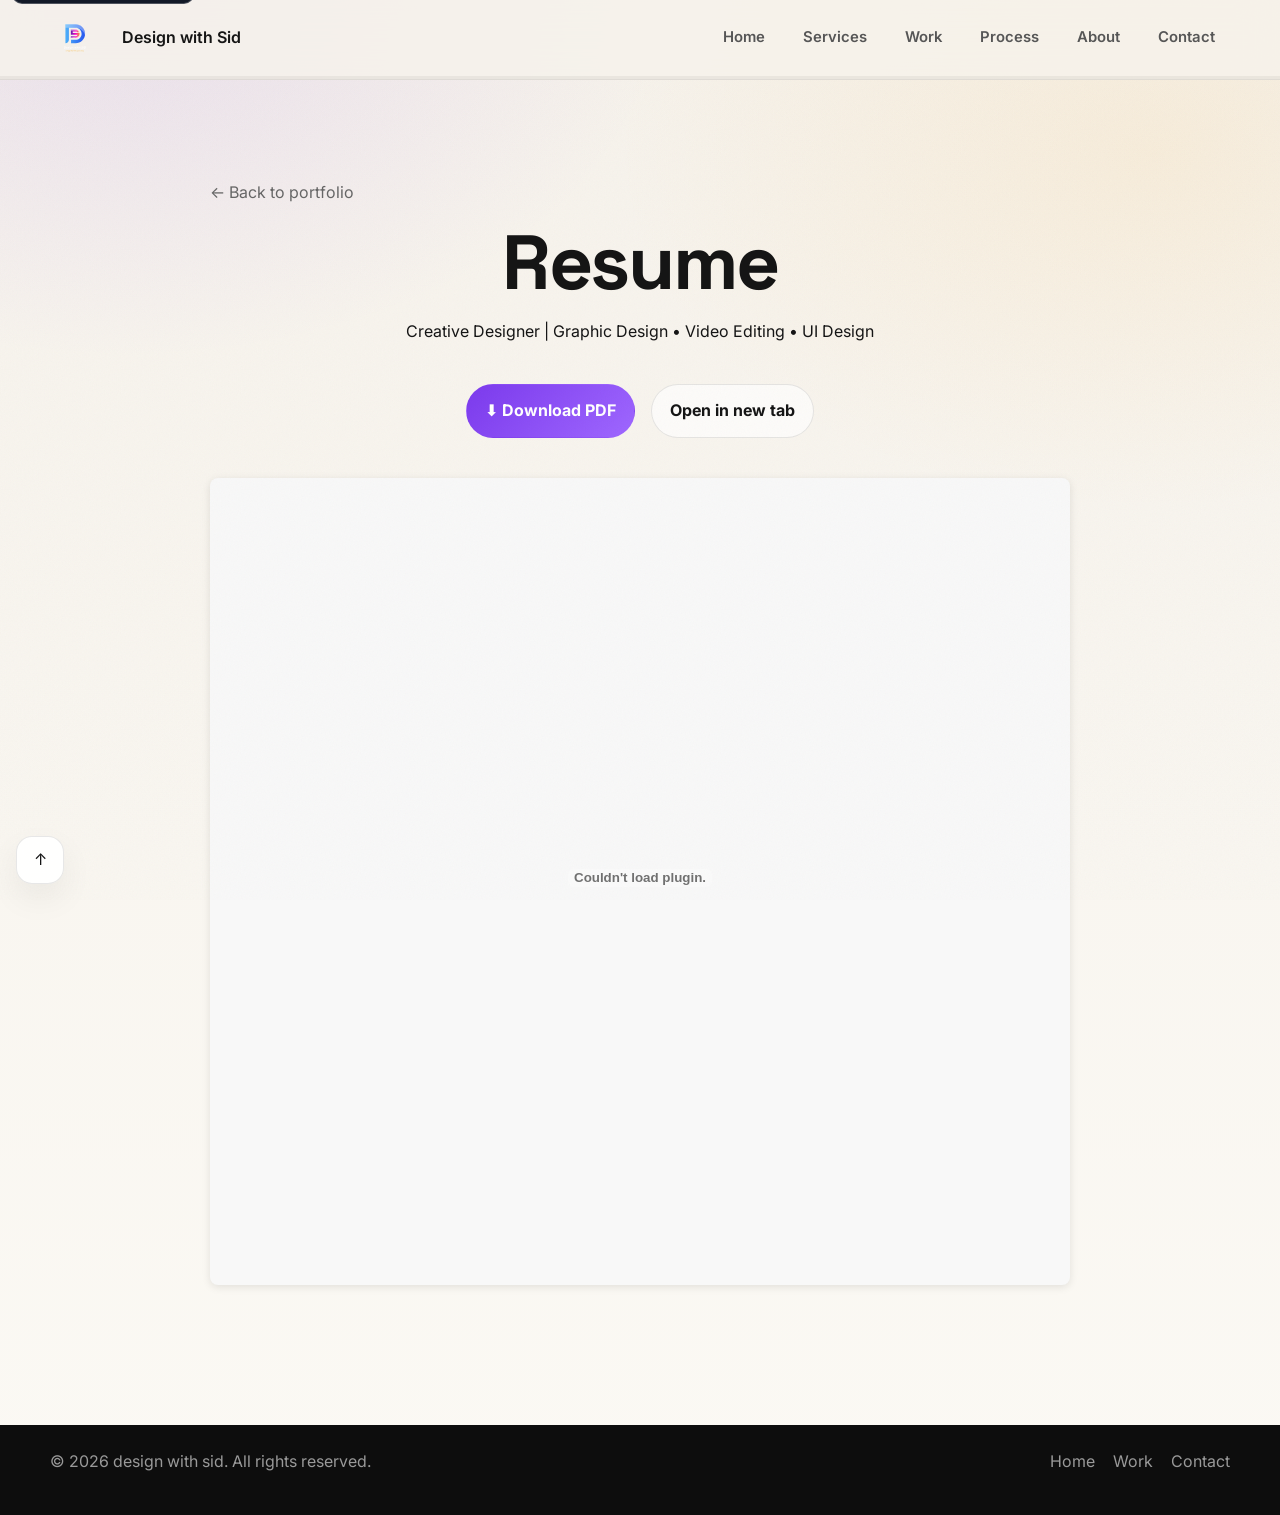
<file: resume.html>
<!doctype html>
<html lang="en">
<head>
  <meta charset="utf-8" />
  <meta name="viewport" content="width=device-width,initial-scale=1" />
  <title>Resume - design with sid</title>
  <meta name="description" content="View and download the resume of sid, a creative designer specializing in graphic design, branding, and video editing." />
  <link rel="preconnect" href="https://fonts.googleapis.com">
  <link rel="preconnect" href="https://fonts.gstatic.com" crossorigin>
  <link href="https://fonts.googleapis.com/css2?family=Inter:wght@400;500;600;700;800&family=Space+Grotesk:wght@500;700&display=swap" rel="stylesheet">
  <link rel="stylesheet" href="style.css" />
  <script defer src="app.js"></script>
  <style>
    .resumeContainer {
      max-width: 900px;
      margin: 60px auto;
      padding: 40px 20px;
    }

    .resumeHeader {
      text-align: center;
      margin-bottom: 40px;
    }

    .resumeHeader h1 {
      margin-bottom: 20px;
    }

    .resumeActions {
      display: flex;
      gap: 16px;
      justify-content: center;
      margin-bottom: 40px;
      flex-wrap: wrap;
    }

    .resumeViewer {
      background: #f8f8f8;
      border-radius: 8px;
      overflow: hidden;
      margin-bottom: 40px;
      box-shadow: 0 2px 8px rgba(0, 0, 0, 0.1);
      min-height: 600px;
    }

    .resumeViewer embed,
    .resumeViewer iframe {
      width: 100%;
      height: 100%;
      min-height: 800px;
      border: none;
    }

    .resumeFallback {
      padding: 60px 40px;
      text-align: center;
      background: #f8f8f8;
      border-radius: 8px;
    }

    .resumeFallback p {
      margin-bottom: 20px;
      color: #666;
    }

    .backLink {
      display: inline-flex;
      align-items: center;
      gap: 8px;
      color: #666;
      text-decoration: none;
      margin-bottom: 20px;
      transition: color 0.2s;
    }

    .backLink:hover {
      color: #000;
    }

    @media (max-width: 768px) {
      .resumeContainer {
        margin: 40px auto;
        padding: 20px;
      }

      .resumeViewer {
        min-height: 400px;
      }

      .resumeViewer embed,
      .resumeViewer iframe {
        min-height: 500px;
      }

      .resumeActions {
        flex-direction: column;
      }

      .btn {
        width: 100%;
        text-align: center;
      }
    }
  </style>
</head>
<body>
  <a class="skip-link" href="#main-content">Skip to main content</a>
  <header class="topbar">
    <div class="wrap topbar__row">
      <a class="brand" href="index.html" aria-label="design with sid Home">
        <img src="assests/img/logo.svg" alt="design with sid logo" style="height: 48px; width: auto;">
        <span style="margin-left: 12px; font-weight: 600; font-size: 16px; white-space: nowrap;">Design with Sid</span>
      </a>
      <button class="menuBtn" type="button" data-menu-btn aria-controls="siteNav" aria-expanded="false">
        <span class="menuBtn__line"></span>
        <span class="menuBtn__line"></span>
        <span class="menuBtn__line"></span>
        <span class="srOnly">Open menu</span>
      </button>

      <nav class="nav" id="siteNav" data-nav>
        <a class="nav__link" href="index.html#home">Home</a>
        <a class="nav__link" href="index.html#services">Services</a>
        <a class="nav__link" href="index.html#work">Work</a>
        <a class="nav__link" href="index.html#process">Process</a>
        <a class="nav__link" href="index.html#about">About</a>
        <a class="nav__link" href="index.html#contact">Contact</a>
      </nav>
    </div>
    <div class="progressWrap" aria-hidden="true">
      <div class="progressBar" data-progress></div>
    </div>
  </header>

  <button class="backToTop" type="button" data-top aria-label="Back to top">↑</button>

  <main id="main-content">
    <div class="resumeContainer">
      <a href="index.html#contact" class="backLink">← Back to portfolio</a>

      <div class="resumeHeader reveal">
        <h1>Resume</h1>
        <p>Creative Designer | Graphic Design • Video Editing • UI Design</p>
      </div>

      <div class="resumeActions reveal">
        <a href="./assests/img/Sid Resume.pdf" download class="btn btn--primary">
          ⬇ Download PDF
        </a>
        <a href="assests/img/Sid Resume.pdf" target="_blank" rel="noopener noreferrer" class="btn btn--ghost">
          Open in new tab
        </a>
      </div>

      <div class="resumeViewer reveal">
        <embed src="assests/img/Sid Resume.pdf" type="application/pdf" />
        <!-- Fallback for browsers that don't support embed -->
        <noscript>
          <div class="resumeFallback">
            <p>Your browser doesn't support embedded PDFs.</p>
            <p><a href="resume.pdf" download class="btn btn--primary">Download my resume</a></p>
          </div>
        </noscript>
      </div>

      <div class="resumeFallback" id="pdfFallback" style="display: none;">
        <p>Your browser doesn't support viewing PDFs directly.</p>
        <p><a href="resume.pdf" download class="btn btn--primary">Download my resume instead</a></p>
      </div>
    </div>
  </main>

  <footer class="footer">
    <div class="wrap footer__row">
      <p>© <span data-year></span> design with sid. All rights reserved.</p>
      <div class="footer__links">
        <a href="index.html#home">Home</a>
        <a href="index.html#work">Work</a>
        <a href="index.html#contact">Contact</a>
      </div>
    </div>
  </footer>

  <script>
    // Fallback for PDF viewer support
    const resumeViewer = document.querySelector('.resumeViewer embed');
    if (resumeViewer) {
      resumeViewer.addEventListener('error', function() {
        document.getElementById('pdfFallback').style.display = 'block';
        resumeViewer.parentElement.style.display = 'none';
      });
    }
  </script>
</body>
</html>
</file>
<file: style.css>
:root{
  --bg:#f6f2eb;
  --surface:#ffffff;
  --surface-2:#f0ebe3;
  --ink:#151515;
  --ink-soft:#565656;
  --line:rgba(21,21,21,.1);
  --line-strong:rgba(21,21,21,.16);
  --accent:#7c3aed;
  --accent-2:#f59e0b;
  --accent-3:#14b8a6;
  --accent-4:#ef4444;
  --dark:#101010;
  --dark-2:#181818;
  --radius:24px;
  --wrap:1180px;
  --pad:clamp(18px, 2.4vw, 30px);
  --shadow:0 24px 60px rgba(0,0,0,.08);
  --shadow-soft:0 14px 34px rgba(0,0,0,.06);
}
*{box-sizing:border-box}
html{scroll-behavior:smooth}
body{
  margin:0;
  background:
    radial-gradient(900px 600px at 10% 0%, rgba(124,58,237,.10), transparent 60%),
    radial-gradient(900px 600px at 90% 10%, rgba(245,158,11,.08), transparent 60%),
    linear-gradient(180deg, var(--bg) 0%, #fbf9f4 100%);
  color:var(--ink);
  font-family:Inter, system-ui, sans-serif;
  line-height:1.6;
}
body::before{
  content:"";
  position:fixed;
  inset:0;
  pointer-events:none;
  opacity:.16;
  mix-blend-mode:multiply;
  background-image:url("data:image/svg+xml,%3Csvg xmlns='http://www.w3.org/2000/svg' width='120' height='120'%3E%3Cfilter id='n'%3E%3CfeTurbulence type='fractalNoise' baseFrequency='.75' numOctaves='3' stitchTiles='stitch'/%3E%3C/filter%3E%3Crect width='120' height='120' filter='url(%23n)' opacity='.22'/%3E%3C/svg%3E");
}
a{color:inherit;text-decoration:none}
button,input,select,textarea{font:inherit}
button{cursor:pointer}
.wrap{width:min(var(--wrap), calc(100% - (var(--pad) * 2)));margin-inline:auto}
.srOnly{position:absolute;width:1px;height:1px;overflow:hidden;clip:rect(0,0,0,0);white-space:nowrap}

.skip-link{
  position:absolute;
  left:12px;
  top:-44px;
  z-index:10000;
  background:#111827;
  color:#ffffff;
  padding:10px 14px;
  border-radius:10px;
  border:1px solid rgba(255,255,255,.25);
  text-decoration:none;
}
.skip-link:focus{top:12px}

a:focus-visible,
button:focus-visible,
input:focus-visible,
select:focus-visible,
textarea:focus-visible,
[tabindex]:focus-visible{
  outline:3px solid #2563eb;
  outline-offset:3px;
  border-radius:6px;
}

h1,h2,h3{margin:0;font-family:"Space Grotesk", Inter, sans-serif;letter-spacing:-.03em}
h1{font-size:clamp(2.7rem, 6vw, 5.6rem);line-height:.95}
h2{font-size:clamp(2rem, 4vw, 3.3rem);line-height:.98}
h3{font-size:1.25rem;line-height:1.1}
p{margin:0}

.topbar{
  position:sticky;
  top:0;
  z-index:60;
  background:rgba(246,242,235,.84);
  backdrop-filter:blur(18px);
  border-bottom:1px solid var(--line);
}
.topbar__row{
  display:flex;
  align-items:center;
  justify-content:space-between;
  gap:18px;
  min-height:76px;
}
.brand{display:flex;align-items:center;gap:12px;min-width:0}
.brand__mark{
  width:38px;height:38px;border-radius:14px;flex:0 0 auto;
  background:linear-gradient(135deg, var(--accent), var(--accent-2));
  box-shadow:0 14px 28px rgba(124,58,237,.20);
  position:relative;
}
.brand__mark::after{
  content:"";position:absolute;inset:8px;border-radius:10px;border:1px solid rgba(255,255,255,.4)
}
.brand__text{display:flex;flex-direction:column;line-height:1.05;min-width:0}
.brand__name{font-weight:800;font-size:.98rem;color:var(--ink)}
.brand__sub{font-size:.72rem;text-transform:uppercase;letter-spacing:.16em;color:var(--ink-soft)}

.nav{display:flex;align-items:center;gap:8px}
.nav__link{
  padding:10px 14px;border-radius:999px;color:var(--ink-soft);
  border:1px solid transparent;transition:all .18s ease;font-weight:600;font-size:.93rem
}
.nav__link:hover,.nav__link.is-active{background:rgba(255,255,255,.75);border-color:var(--line);color:var(--ink)}

.menuBtn{
  display:none;flex-direction:column;gap:4px;background:#fff;border:1px solid var(--line);
  border-radius:14px;padding:12px 11px;box-shadow:var(--shadow-soft)
}
.menuBtn__line{display:block;width:20px;height:2px;background:var(--ink);border-radius:999px}

.progressWrap{height:3px;background:rgba(0,0,0,.05)}
.progressBar{height:100%;width:0;background:linear-gradient(90deg, var(--accent), var(--accent-2), var(--accent-3));transition:width .08s linear}

.rail{
  position:fixed;right:16px;top:50%;transform:translateY(-50%);z-index:45;
  display:flex;flex-direction:column;align-items:center;gap:10px
}
.rail__dot{width:12px;height:12px;border-radius:999px;border:2px solid rgba(21,21,21,.28);background:rgba(255,255,255,.8);transition:all .18s ease}
.rail__dot:hover,.rail__dot.is-active{background:var(--accent);border-color:var(--accent);transform:scale(1.08)}
.rail__label{padding:6px 10px;border-radius:999px;background:rgba(255,255,255,.9);border:1px solid var(--line);font-size:.78rem;color:var(--ink-soft)}

.backToTop{
  position:fixed;left:16px;bottom:16px;z-index:45;width:48px;height:48px;border-radius:16px;
  border:1px solid var(--line);background:rgba(255,255,255,.94);box-shadow:var(--shadow-soft);
  color:var(--ink);font-size:1rem;display:grid;place-items:center
}
.backToTop:hover{transform:translateY(-2px)}

.section{position:relative;padding:clamp(68px, 8vw, 112px) 0}
.section--tight{padding:28px 0}
.section--alt{background:rgba(255,255,255,.55)}
.section--contact{background:linear-gradient(180deg, #141414, #0d0d0d);color:#fff}

.reveal{opacity:0;transform:translateY(22px);transition:opacity .55s ease, transform .55s ease}
.reveal.is-in{opacity:1;transform:none}
.reveal--delay1{transition-delay:.08s}
.reveal--delay2{transition-delay:.16s}
.reveal--delay3{transition-delay:.24s}

.eyebrow{
  display:inline-flex;align-items:center;gap:10px;margin-bottom:18px;
  font-size:.78rem;font-weight:700;letter-spacing:.18em;text-transform:uppercase;color:var(--accent-2)
}
.eyebrow::before{content:"";width:30px;height:2px;border-radius:999px;background:currentColor}
.eyebrow--dark{color:var(--accent)}
.eyebrow--light{color:rgba(245,158,11,.9)}
.sectionLead{max-width:64ch;color:var(--ink-soft);font-size:1.02rem;line-height:1.8;margin-top:14px}
.sectionLead--light{color:rgba(255,255,255,.72)}
.sectionHead{margin-bottom:28px}
.sectionHead--split{display:flex;justify-content:space-between;align-items:flex-end;gap:18px;flex-wrap:wrap}
.sectionHead--split > div{max-width:66ch}

.hero{padding-top:clamp(72px, 9vw, 130px);overflow:hidden}
.hero__glow{
  position:absolute;border-radius:999px;filter:blur(16px);pointer-events:none;opacity:.7
}
.hero__glow--one{width:340px;height:340px;background:rgba(124,58,237,.18);top:-80px;left:-100px}
.hero__glow--two{width:280px;height:280px;background:rgba(245,158,11,.16);right:-80px;top:90px}
.hero__grid{display:grid;grid-template-columns:1.15fr .85fr;gap:28px;align-items:center}
.hero__content{position:relative;z-index:1}
.hero__title{max-width:11ch}
.hero__lead{max-width:62ch;color:var(--ink-soft);font-size:1.06rem;line-height:1.85;margin-top:18px}
.hero__actions{display:flex;gap:12px;flex-wrap:wrap;margin-top:28px}
.hero__stats{display:flex;gap:14px;flex-wrap:wrap;margin-top:34px}
.hero__image{position:relative;display:flex;align-items:center;justify-content:center;min-height:400px}
.hero__imageWrapper{position:relative;width:100%;max-width:340px;aspect-ratio:1;margin:0 auto;overflow:visible;display:flex;align-items:center;justify-content:center}
.hero__imageBg{
  position:absolute;inset:0;border-radius:50%;background:linear-gradient(135deg, var(--accent), var(--accent-2));
  opacity:.15;filter:blur(1px)
}
.hero__profileImage{
  position:relative;width:110%;height:110%;object-fit:cover;border-radius:50%;
  box-shadow:0 30px 60px rgba(124,58,237,.2);transform: translateY(-30px);
}
.highlight{color:var(--accent);font-weight:800}
.stat{
  min-width:150px;padding:16px 18px;border-radius:18px;background:rgba(255,255,255,.72);
  border:1px solid var(--line);box-shadow:var(--shadow-soft)
}
.stat__num{display:block;font-family:"Space Grotesk", sans-serif;font-size:1.15rem;font-weight:700;color:var(--ink)}
.stat__label{display:block;margin-top:4px;font-size:.75rem;color:var(--ink-soft);text-transform:uppercase;letter-spacing:.12em}

.btn{
  display:inline-flex;align-items:center;justify-content:center;gap:8px;padding:13px 18px;border-radius:999px;
  border:1px solid var(--line);background:#fff;color:var(--ink);font-weight:700;transition:all .18s ease
}
.btn:hover{transform:translateY(-2px);box-shadow:var(--shadow-soft)}
.btn--primary{background:linear-gradient(135deg, var(--accent), #9f67ff);color:#fff;border-color:transparent}
.btn--ghost{background:rgba(255,255,255,.65)}
.btn--light{background:#fff;color:var(--ink);border-color:transparent}
.btn--ghost-light{background:rgba(255,255,255,.08);color:#fff;border-color:rgba(255,255,255,.14)}
.btn--block{width:100%}

.heroPanel{
  position:relative;z-index:1;padding:24px;border-radius:30px;background:linear-gradient(180deg, rgba(18,18,18,.98), rgba(29,29,29,.95));
  color:#fff;box-shadow:0 30px 80px rgba(0,0,0,.18);overflow:hidden
}
.heroPanel::before{
  content:"";position:absolute;inset:0;background:repeating-linear-gradient(-45deg, transparent, transparent 18px, rgba(255,255,255,.03) 18px, rgba(255,255,255,.03) 20px)
}
.heroPanel__top,.heroPanel__list{position:relative;z-index:1}
.heroPanel__tag{display:inline-block;padding:7px 11px;border-radius:999px;background:rgba(124,58,237,.16);color:#ceb8ff;font-size:.74rem;font-weight:700;text-transform:uppercase;letter-spacing:.12em}
.heroPanel h2{font-size:clamp(1.6rem, 3vw, 2.2rem);margin-top:16px}
.heroPanel p{color:rgba(255,255,255,.70);line-height:1.75;margin-top:10px}
.heroPanel__list{display:grid;gap:12px;margin-top:22px}
.heroMiniCard{padding:18px;border-radius:20px;background:rgba(255,255,255,.04);border:1px solid rgba(255,255,255,.08)}
.heroMiniCard__meta{display:block;color:#f5b560;font-size:.74rem;font-weight:700;text-transform:uppercase;letter-spacing:.14em;margin-bottom:6px}
.heroMiniCard strong{display:block;font-size:1rem}
.heroMiniCard p{margin-top:6px;font-size:.92rem}

.valueStrip__row{
  display:grid;grid-template-columns:repeat(3,1fr);gap:10px;padding:10px;border-radius:24px;
  background:rgba(255,255,255,.72);border:1px solid var(--line);box-shadow:var(--shadow-soft)
}
.valueStrip__item{padding:10px 12px;border-radius:16px;background:rgba(255,255,255,.75);font-weight:600;color:var(--ink-soft);font-size:.92rem}
.valueStrip__item span{display:block;color:var(--accent);font-size:.72rem;font-weight:800;letter-spacing:.14em;text-transform:uppercase;margin-bottom:4px}

.serviceGrid{display:grid;grid-template-columns:repeat(4,1fr);gap:16px}
.serviceCard{
  padding:20px;border-radius:22px;background:rgba(255,255,255,.84);border:1px solid var(--line);
  box-shadow:var(--shadow-soft);transition:all .18s ease;display:flex;flex-direction:column;gap:12px
}
.serviceCard:hover{transform:translateY(-4px);box-shadow:var(--shadow)}
.serviceCard__icon{
  display:grid;place-items:center;width:40px;height:40px;border-radius:12px;
  background:linear-gradient(135deg, rgba(124,58,237,.12), rgba(20,184,166,.14));
  color:var(--accent);font-weight:800;margin-bottom:12px;font-size:1.2rem
}
.serviceCard h3{margin:0}
.serviceCard p{color:var(--ink-soft);font-size:.95rem;line-height:1.75;margin:0}
.serviceCard ul{margin:12px 0 0;padding-left:18px;color:var(--ink-soft);display:grid;gap:6px}

.filterBar{display:flex;gap:8px;flex-wrap:wrap;justify-content:flex-end}
.filterChip{
  padding:10px 14px;border-radius:999px;border:1px solid var(--line);
  background:rgba(255,255,255,.75);color:var(--ink-soft);font-weight:700;transition:all .18s ease
}
.filterChip:hover,.filterChip.is-active{background:var(--accent);border-color:var(--accent);color:#fff}

.projectGrid{display:grid;grid-template-columns:repeat(3,1fr);gap:18px}
.projectCard{
  display:flex;flex-direction:column;overflow:hidden;border-radius:26px;background:rgba(255,255,255,.84);
  border:1px solid var(--line);box-shadow:var(--shadow-soft);transition:all .18s ease;min-height:100%
}
.projectCard:hover{transform:translateY(-6px);box-shadow:var(--shadow)}
.projectCard.is-hidden{display:none}
.projectCard__visual{
  position:relative;min-height:210px;padding:18px;display:flex;align-items:flex-end;overflow:hidden
}
.projectCard__visual::after{
  content:"";position:absolute;inset:0;background:repeating-linear-gradient(-45deg, transparent, transparent 18px, rgba(255,255,255,.10) 18px, rgba(255,255,255,.10) 20px)
}
.projectCard__badge{
  position:absolute;left:18px;top:18px;z-index:1;padding:7px 10px;border-radius:999px;background:rgba(255,255,255,.16);
  backdrop-filter:blur(10px);color:#fff;font-size:.72rem;font-weight:700;text-transform:uppercase;letter-spacing:.12em
}
.projectCard__mark{
  position:relative;z-index:1;font-family:"Space Grotesk", sans-serif;font-size:clamp(2.8rem, 6vw, 4.4rem);
  font-weight:700;letter-spacing:-.06em;color:#fff
}
.projectCard__body{display:flex;flex-direction:column;gap:10px;padding:20px 20px 22px;flex:1}
.projectCard__meta{font-size:.78rem;font-weight:700;color:var(--accent);text-transform:uppercase;letter-spacing:.14em}
.projectCard__body p:not(.projectCard__meta){color:var(--ink-soft);line-height:1.75;font-size:.95rem}
.projectCard__cta,.projectCard__ctaLink{margin-top:auto;font-weight:800;color:var(--ink)}
.projectCard__ctaLink:hover{text-decoration:underline}
.serviceCard .projectCard__ctaLink{display:inline-flex;margin-top:16px}

.projectCard__visual--paw{background:linear-gradient(135deg, #4a2318, #d9a05b)}
.projectCard__visual--shrigana{background:linear-gradient(135deg, #2b5e32, #f0b429)}
.projectCard__visual--von{background:linear-gradient(135deg, #000000, #b12c3b)}
.projectCard__visual--globast{background:linear-gradient(135deg, #0d0d14, #7c3aed)}
.projectCard__visual--ott{background:linear-gradient(135deg, #050812, #00a3cc)}
.projectCard__visual--understanding{background:linear-gradient(135deg, #171513, #f4c542)}
.projectCard__visual--verdura{background:linear-gradient(135deg, #0f2410, #4ade80)}
.projectCard__visual--ahpalace{background:linear-gradient(135deg, #1d110c, #c38a3a)}
.projectCard__visual--ttgroup{background:linear-gradient(135deg, #0f172a, #334155)}
.projectCard__visual--research{background:linear-gradient(135deg, #1e1b2e, #6d28d9)}
.projectCard__visual--web{background:linear-gradient(135deg, #0f172a, #0ea5e9)}
.projectCard__visual--video{background:linear-gradient(135deg, #111827, #ef4444)}
.projectCard__visual--posters{background:linear-gradient(135deg, #5b21b6, #f97316)}
.projectCard__visual--reports{background:linear-gradient(135deg, #0f172a, #475569 52%, #d97706)}
.projectCard__visual--presentations{background:linear-gradient(135deg, #1e3a8a, #7c3aed 52%, #ec4899)}

.posterGrid{display:grid;grid-template-columns:repeat(4,1fr);gap:16px}
.posterCard{
  display:flex;flex-direction:column;overflow:hidden;border-radius:26px;background:rgba(255,255,255,.84);
  border:1px solid var(--line);box-shadow:var(--shadow-soft);transition:all .18s ease;min-height:100%
}
.posterCard:hover{transform:translateY(-6px);box-shadow:var(--shadow)}
.posterCard__visual{position:relative;aspect-ratio:4/5;overflow:hidden;background:linear-gradient(135deg, rgba(124,58,237,.10), rgba(245,158,11,.08))}
.posterCard__visual::after{
  content:"";position:absolute;inset:0;background:linear-gradient(180deg, transparent 40%, rgba(0,0,0,.14) 100%)
}
.posterCard__visual img{width:100%;height:100%;display:block;object-fit:cover}
.posterCard__body{display:flex;flex-direction:column;gap:8px;padding:18px 18px 20px;flex:1}
.posterCard__body p:not(.projectCard__meta){color:var(--ink-soft);line-height:1.75;font-size:.94rem}

.posterSection__footer{display:flex;justify-content:flex-start;margin-top:22px}

.processList{display:grid;grid-template-columns:repeat(5,1fr);gap:14px;list-style:none;padding:0;margin:0}
.processCard{
  padding:22px;border-radius:24px;background:rgba(255,255,255,.84);border:1px solid var(--line);box-shadow:var(--shadow-soft)
}
.processCard__num{display:inline-flex;align-items:center;justify-content:center;width:42px;height:42px;border-radius:14px;background:rgba(124,58,237,.12);color:var(--accent);font-weight:800;margin-bottom:18px}
.processCard p{color:var(--ink-soft);line-height:1.75;margin-top:8px;font-size:.95rem}

.aboutGridWrap{display:grid;gap:28px}
.aboutGrid{display:grid;grid-template-columns:repeat(3,1fr);gap:16px}
.aboutCard{padding:24px;border-radius:24px;background:rgba(255,255,255,.84);border:1px solid var(--line);box-shadow:var(--shadow-soft)}
.aboutCard p{color:var(--ink-soft);line-height:1.8;margin-top:10px}

.contactWrap{display:grid;grid-template-columns:1.05fr .95fr;gap:18px;align-items:stretch}
.contactIntro{
  padding:34px;
  border-radius:30px;
  background:
    radial-gradient(420px 240px at 0% 0%, rgba(245,158,11,.14), transparent 62%),
    linear-gradient(170deg, rgba(255,255,255,.10), rgba(255,255,255,.03));
  border:1px solid rgba(255,255,255,.14)
}
.contactInfo{display:grid;gap:16px;margin-top:0}
.contactInfo__label{display:block;font-size:.72rem;font-weight:800;color:rgba(255,255,255,.45);text-transform:uppercase;letter-spacing:.14em;margin-bottom:4px}
.contactActions--social{display:flex;gap:10px;flex-wrap:wrap;margin-top:22px}
.contactPanel{
  display:grid;
  grid-template-columns:1fr;
  gap:12px;
  padding:14px;
  border-radius:30px;
  background:rgba(255,255,255,.04);
  border:1px solid rgba(255,255,255,.08)
}
.contactPanel__card{
  display:grid;
  gap:7px;
  padding:16px;
  border-radius:18px;
  background:rgba(255,255,255,.04);
  border:1px solid rgba(255,255,255,.08)
}
.contactPanel__card strong{color:#fff;font-size:1rem;line-height:1.5}
.contactPanel__link{color:#fff;font-weight:700;font-size:1rem}
.contactPanel__link:hover{text-decoration:underline}
.contactPanel__card--cta{background:rgba(124,58,237,.18);border-color:rgba(196,181,253,.36)}
.contactPanel__card--cta p{color:rgba(255,255,255,.8);line-height:1.65;font-size:.94rem}
.btn--icon{display:inline-flex;align-items:center;justify-content:center;gap:6px;padding:11px 14px;font-size:.9rem}
.btn--icon svg{width:14px;height:14px}
.contactForm{display:none}
.field{display:flex;flex-direction:column;gap:8px}
.field--full{grid-column:1/-1}
.field span{font-size:.82rem;font-weight:700;color:var(--ink-soft);text-transform:uppercase;letter-spacing:.12em}
.field input,.field select,.field textarea{
  width:100%;border:1px solid var(--line-strong);background:#fff;border-radius:18px;padding:14px 16px;color:var(--ink);outline:none;transition:border-color .18s ease, box-shadow .18s ease
}
.field input:focus,.field select:focus,.field textarea:focus{border-color:var(--accent);box-shadow:0 0 0 4px rgba(124,58,237,.10)}
.formMsg{grid-column:1/-1;min-height:1.4em;color:var(--ink-soft);font-size:.9rem}

.footer{padding:24px 0 40px;background:#0d0d0d;color:rgba(255,255,255,.58)}
.footer__row{display:flex;align-items:center;justify-content:space-between;gap:14px;flex-wrap:wrap}
.footer__links{display:flex;gap:18px;flex-wrap:wrap}
.footer__links a:hover{color:#fff}

@media (max-width: 1100px){
  .serviceGrid,.projectGrid,.posterGrid,.aboutGrid{grid-template-columns:1fr 1fr}
  .processList{grid-template-columns:1fr 1fr 1fr}
}

@media (max-width: 920px){
  .hero__grid,.contactWrap{grid-template-columns:1fr}
  .hero__image{min-height:300px}
  .valueStrip__row{grid-template-columns:1fr 1fr}
  .contactIntro{padding:28px}
  .contactPanel{padding:10px}
  .rail{display:none}
  .nav{
    position:absolute;left:var(--pad);right:var(--pad);top:calc(100% + 10px);display:none;flex-direction:column;align-items:stretch;
    padding:14px;border-radius:22px;background:rgba(255,255,255,.96);border:1px solid var(--line);box-shadow:var(--shadow)
  }
  .nav.is-open{display:flex}
  .menuBtn{display:flex}
}

@media (max-width: 720px){
  h1{font-size:clamp(2.2rem, 12vw, 3.6rem)}
  h2{font-size:clamp(1.8rem, 9vw, 2.5rem)}
  .serviceGrid,.projectGrid,.posterGrid,.aboutGrid,.processList,.valueStrip__row,.contactForm{grid-template-columns:1fr}
  .contactIntro{padding:22px;border-radius:24px}
  .contactActions--social .btn{width:100%}
  .contactPanel{border-radius:24px}
  .sectionHead--split{align-items:flex-start}
  .filterBar{justify-content:flex-start}
  .stat{min-width:unset;width:100%}
  .contactForm{padding:18px}
  .field--full{grid-column:auto}
  .backToTop{left:auto;right:16px;bottom:16px}
}

@media (prefers-reduced-motion: reduce){
  html{scroll-behavior:auto}
  .reveal{opacity:1;transform:none;transition:none}
  *{scroll-behavior:auto !important}
}
</file>
<file: node_modules/playwright-core/lib/vite/htmlReport/report.css>
:root{--color-canvas-default-transparent: rgba(255,255,255,0);--color-marketing-icon-primary: #218bff;--color-marketing-icon-secondary: #54aeff;--color-diff-blob-addition-num-text: #24292f;--color-diff-blob-addition-fg: #24292f;--color-diff-blob-addition-num-bg: #CCFFD8;--color-diff-blob-addition-line-bg: #E6FFEC;--color-diff-blob-addition-word-bg: #ABF2BC;--color-diff-blob-deletion-num-text: #24292f;--color-diff-blob-deletion-fg: #24292f;--color-diff-blob-deletion-num-bg: #FFD7D5;--color-diff-blob-deletion-line-bg: #FFEBE9;--color-diff-blob-deletion-word-bg: rgba(255,129,130,.4);--color-diff-blob-hunk-num-bg: rgba(84,174,255,.4);--color-diff-blob-expander-icon: #57606a;--color-diff-blob-selected-line-highlight-mix-blend-mode: multiply;--color-diffstat-deletion-border: rgba(27,31,36,.15);--color-diffstat-addition-border: rgba(27,31,36,.15);--color-diffstat-addition-bg: #2da44e;--color-search-keyword-hl: #fff8c5;--color-prettylights-syntax-comment: #6e7781;--color-prettylights-syntax-constant: #0550ae;--color-prettylights-syntax-entity: #8250df;--color-prettylights-syntax-storage-modifier-import: #24292f;--color-prettylights-syntax-entity-tag: #116329;--color-prettylights-syntax-keyword: #cf222e;--color-prettylights-syntax-string: #0a3069;--color-prettylights-syntax-variable: #953800;--color-prettylights-syntax-brackethighlighter-unmatched: #82071e;--color-prettylights-syntax-invalid-illegal-text: #f6f8fa;--color-prettylights-syntax-invalid-illegal-bg: #82071e;--color-prettylights-syntax-carriage-return-text: #f6f8fa;--color-prettylights-syntax-carriage-return-bg: #cf222e;--color-prettylights-syntax-string-regexp: #116329;--color-prettylights-syntax-markup-list: #3b2300;--color-prettylights-syntax-markup-heading: #0550ae;--color-prettylights-syntax-markup-italic: #24292f;--color-prettylights-syntax-markup-bold: #24292f;--color-prettylights-syntax-markup-deleted-text: #82071e;--color-prettylights-syntax-markup-deleted-bg: #FFEBE9;--color-prettylights-syntax-markup-inserted-text: #116329;--color-prettylights-syntax-markup-inserted-bg: #dafbe1;--color-prettylights-syntax-markup-changed-text: #953800;--color-prettylights-syntax-markup-changed-bg: #ffd8b5;--color-prettylights-syntax-markup-ignored-text: #eaeef2;--color-prettylights-syntax-markup-ignored-bg: #0550ae;--color-prettylights-syntax-meta-diff-range: #8250df;--color-prettylights-syntax-brackethighlighter-angle: #57606a;--color-prettylights-syntax-sublimelinter-gutter-mark: #8c959f;--color-prettylights-syntax-constant-other-reference-link: #0a3069;--color-codemirror-text: #24292f;--color-codemirror-bg: #ffffff;--color-codemirror-gutters-bg: #ffffff;--color-codemirror-guttermarker-text: #ffffff;--color-codemirror-guttermarker-subtle-text: #6e7781;--color-codemirror-linenumber-text: #57606a;--color-codemirror-cursor: #24292f;--color-codemirror-selection-bg: rgba(84,174,255,.4);--color-codemirror-activeline-bg: rgba(234,238,242,.5);--color-codemirror-matchingbracket-text: #24292f;--color-codemirror-lines-bg: #ffffff;--color-codemirror-syntax-comment: #24292f;--color-codemirror-syntax-constant: #0550ae;--color-codemirror-syntax-entity: #8250df;--color-codemirror-syntax-keyword: #cf222e;--color-codemirror-syntax-storage: #cf222e;--color-codemirror-syntax-string: #0a3069;--color-codemirror-syntax-support: #0550ae;--color-codemirror-syntax-variable: #953800;--color-checks-bg: #24292f;--color-checks-run-border-width: 0px;--color-checks-container-border-width: 0px;--color-checks-text-primary: #f6f8fa;--color-checks-text-secondary: #8c959f;--color-checks-text-link: #54aeff;--color-checks-btn-icon: #afb8c1;--color-checks-btn-hover-icon: #f6f8fa;--color-checks-btn-hover-bg: rgba(255,255,255,.125);--color-checks-input-text: #eaeef2;--color-checks-input-placeholder-text: #8c959f;--color-checks-input-focus-text: #8c959f;--color-checks-input-bg: #32383f;--color-checks-input-shadow: none;--color-checks-donut-error: #fa4549;--color-checks-donut-pending: #bf8700;--color-checks-donut-success: #2da44e;--color-checks-donut-neutral: #afb8c1;--color-checks-dropdown-text: #afb8c1;--color-checks-dropdown-bg: #32383f;--color-checks-dropdown-border: #424a53;--color-checks-dropdown-shadow: rgba(27,31,36,.3);--color-checks-dropdown-hover-text: #f6f8fa;--color-checks-dropdown-hover-bg: #424a53;--color-checks-dropdown-btn-hover-text: #f6f8fa;--color-checks-dropdown-btn-hover-bg: #32383f;--color-checks-scrollbar-thumb-bg: #57606a;--color-checks-header-label-text: #d0d7de;--color-checks-header-label-open-text: #f6f8fa;--color-checks-header-border: #32383f;--color-checks-header-icon: #8c959f;--color-checks-line-text: #d0d7de;--color-checks-line-num-text: rgba(140,149,159,.75);--color-checks-line-timestamp-text: #8c959f;--color-checks-line-hover-bg: #32383f;--color-checks-line-selected-bg: rgba(33,139,255,.15);--color-checks-line-selected-num-text: #54aeff;--color-checks-line-dt-fm-text: #24292f;--color-checks-line-dt-fm-bg: #9a6700;--color-checks-gate-bg: rgba(125,78,0,.15);--color-checks-gate-text: #d0d7de;--color-checks-gate-waiting-text: #afb8c1;--color-checks-step-header-open-bg: #32383f;--color-checks-step-error-text: #ff8182;--color-checks-step-warning-text: #d4a72c;--color-checks-logline-text: #8c959f;--color-checks-logline-num-text: rgba(140,149,159,.75);--color-checks-logline-debug-text: #c297ff;--color-checks-logline-error-text: #d0d7de;--color-checks-logline-error-num-text: #ff8182;--color-checks-logline-error-bg: rgba(164,14,38,.15);--color-checks-logline-warning-text: #d0d7de;--color-checks-logline-warning-num-text: #d4a72c;--color-checks-logline-warning-bg: rgba(125,78,0,.15);--color-checks-logline-command-text: #54aeff;--color-checks-logline-section-text: #4ac26b;--color-checks-ansi-black: #24292f;--color-checks-ansi-black-bright: #32383f;--color-checks-ansi-white: #d0d7de;--color-checks-ansi-white-bright: #d0d7de;--color-checks-ansi-gray: #8c959f;--color-checks-ansi-red: #ff8182;--color-checks-ansi-red-bright: #ffaba8;--color-checks-ansi-green: #4ac26b;--color-checks-ansi-green-bright: #6fdd8b;--color-checks-ansi-yellow: #d4a72c;--color-checks-ansi-yellow-bright: #eac54f;--color-checks-ansi-blue: #54aeff;--color-checks-ansi-blue-bright: #80ccff;--color-checks-ansi-magenta: #c297ff;--color-checks-ansi-magenta-bright: #d8b9ff;--color-checks-ansi-cyan: #76e3ea;--color-checks-ansi-cyan-bright: #b3f0ff;--color-project-header-bg: #24292f;--color-project-sidebar-bg: #ffffff;--color-project-gradient-in: #ffffff;--color-project-gradient-out: rgba(255,255,255,0);--color-mktg-success: rgba(36,146,67,1);--color-mktg-info: rgba(19,119,234,1);--color-mktg-bg-shade-gradient-top: rgba(27,31,36,.065);--color-mktg-bg-shade-gradient-bottom: rgba(27,31,36,0);--color-mktg-btn-bg-top: hsla(228,82%,66%,1);--color-mktg-btn-bg-bottom: #4969ed;--color-mktg-btn-bg-overlay-top: hsla(228,74%,59%,1);--color-mktg-btn-bg-overlay-bottom: #3355e0;--color-mktg-btn-text: #ffffff;--color-mktg-btn-primary-bg-top: hsla(137,56%,46%,1);--color-mktg-btn-primary-bg-bottom: #2ea44f;--color-mktg-btn-primary-bg-overlay-top: hsla(134,60%,38%,1);--color-mktg-btn-primary-bg-overlay-bottom: #22863a;--color-mktg-btn-primary-text: #ffffff;--color-mktg-btn-enterprise-bg-top: hsla(249,100%,72%,1);--color-mktg-btn-enterprise-bg-bottom: #6f57ff;--color-mktg-btn-enterprise-bg-overlay-top: hsla(248,65%,63%,1);--color-mktg-btn-enterprise-bg-overlay-bottom: #614eda;--color-mktg-btn-enterprise-text: #ffffff;--color-mktg-btn-outline-text: #4969ed;--color-mktg-btn-outline-border: rgba(73,105,237,.3);--color-mktg-btn-outline-hover-text: #3355e0;--color-mktg-btn-outline-hover-border: rgba(51,85,224,.5);--color-mktg-btn-outline-focus-border: #4969ed;--color-mktg-btn-outline-focus-border-inset: rgba(73,105,237,.5);--color-mktg-btn-dark-text: #ffffff;--color-mktg-btn-dark-border: rgba(255,255,255,.3);--color-mktg-btn-dark-hover-text: #ffffff;--color-mktg-btn-dark-hover-border: rgba(255,255,255,.5);--color-mktg-btn-dark-focus-border: #ffffff;--color-mktg-btn-dark-focus-border-inset: rgba(255,255,255,.5);--color-avatar-bg: #ffffff;--color-avatar-border: rgba(27,31,36,.15);--color-avatar-stack-fade: #afb8c1;--color-avatar-stack-fade-more: #d0d7de;--color-avatar-child-shadow: -2px -2px 0 rgba(255,255,255,.8);--color-topic-tag-border: rgba(0,0,0,0);--color-select-menu-backdrop-border: rgba(0,0,0,0);--color-select-menu-tap-highlight: rgba(175,184,193,.5);--color-select-menu-tap-focus-bg: #b6e3ff;--color-overlay-shadow: 0 1px 3px rgba(27,31,36,.12), 0 8px 24px rgba(66,74,83,.12);--color-header-text: rgba(255,255,255,.7);--color-header-bg: #24292f;--color-header-logo: #ffffff;--color-header-search-bg: #24292f;--color-header-search-border: #57606a;--color-sidenav-selected-bg: #ffffff;--color-menu-bg-active: rgba(0,0,0,0);--color-control-transparent-bg-hover: #818b981a;--color-input-disabled-bg: rgba(175,184,193,.2);--color-timeline-badge-bg: #eaeef2;--color-ansi-black: #24292f;--color-ansi-black-bright: #57606a;--color-ansi-white: #6e7781;--color-ansi-white-bright: #8c959f;--color-ansi-gray: #6e7781;--color-ansi-red: #cf222e;--color-ansi-red-bright: #a40e26;--color-ansi-green: #116329;--color-ansi-green-bright: #1a7f37;--color-ansi-yellow: #4d2d00;--color-ansi-yellow-bright: #633c01;--color-ansi-blue: #0969da;--color-ansi-blue-bright: #218bff;--color-ansi-magenta: #8250df;--color-ansi-magenta-bright: #a475f9;--color-ansi-cyan: #1b7c83;--color-ansi-cyan-bright: #3192aa;--color-btn-text: #24292f;--color-btn-bg: #f6f8fa;--color-btn-border: rgba(27,31,36,.15);--color-btn-shadow: 0 1px 0 rgba(27,31,36,.04);--color-btn-inset-shadow: inset 0 1px 0 rgba(255,255,255,.25);--color-btn-hover-bg: #f3f4f6;--color-btn-hover-border: rgba(27,31,36,.15);--color-btn-active-bg: hsla(220,14%,93%,1);--color-btn-active-border: rgba(27,31,36,.15);--color-btn-selected-bg: hsla(220,14%,94%,1);--color-btn-focus-bg: #f6f8fa;--color-btn-focus-border: rgba(27,31,36,.15);--color-btn-focus-shadow: 0 0 0 3px rgba(9,105,218,.3);--color-btn-shadow-active: inset 0 .15em .3em rgba(27,31,36,.15);--color-btn-shadow-input-focus: 0 0 0 .2em rgba(9,105,218,.3);--color-btn-counter-bg: rgba(27,31,36,.08);--color-btn-primary-text: #ffffff;--color-btn-primary-bg: #2da44e;--color-btn-primary-border: rgba(27,31,36,.15);--color-btn-primary-shadow: 0 1px 0 rgba(27,31,36,.1);--color-btn-primary-inset-shadow: inset 0 1px 0 rgba(255,255,255,.03);--color-btn-primary-hover-bg: #2c974b;--color-btn-primary-hover-border: rgba(27,31,36,.15);--color-btn-primary-selected-bg: hsla(137,55%,36%,1);--color-btn-primary-selected-shadow: inset 0 1px 0 rgba(0,45,17,.2);--color-btn-primary-disabled-text: rgba(255,255,255,.8);--color-btn-primary-disabled-bg: #94d3a2;--color-btn-primary-disabled-border: rgba(27,31,36,.15);--color-btn-primary-focus-bg: #2da44e;--color-btn-primary-focus-border: rgba(27,31,36,.15);--color-btn-primary-focus-shadow: 0 0 0 3px rgba(45,164,78,.4);--color-btn-primary-icon: rgba(255,255,255,.8);--color-btn-primary-counter-bg: rgba(255,255,255,.2);--color-btn-outline-text: #0969da;--color-btn-outline-hover-text: #ffffff;--color-btn-outline-hover-bg: #0969da;--color-btn-outline-hover-border: rgba(27,31,36,.15);--color-btn-outline-hover-shadow: 0 1px 0 rgba(27,31,36,.1);--color-btn-outline-hover-inset-shadow: inset 0 1px 0 rgba(255,255,255,.03);--color-btn-outline-hover-counter-bg: rgba(255,255,255,.2);--color-btn-outline-selected-text: #ffffff;--color-btn-outline-selected-bg: hsla(212,92%,42%,1);--color-btn-outline-selected-border: rgba(27,31,36,.15);--color-btn-outline-selected-shadow: inset 0 1px 0 rgba(0,33,85,.2);--color-btn-outline-disabled-text: rgba(9,105,218,.5);--color-btn-outline-disabled-bg: #f6f8fa;--color-btn-outline-disabled-counter-bg: rgba(9,105,218,.05);--color-btn-outline-focus-border: rgba(27,31,36,.15);--color-btn-outline-focus-shadow: 0 0 0 3px rgba(5,80,174,.4);--color-btn-outline-counter-bg: rgba(9,105,218,.1);--color-btn-danger-text: #cf222e;--color-btn-danger-hover-text: #ffffff;--color-btn-danger-hover-bg: #a40e26;--color-btn-danger-hover-border: rgba(27,31,36,.15);--color-btn-danger-hover-shadow: 0 1px 0 rgba(27,31,36,.1);--color-btn-danger-hover-inset-shadow: inset 0 1px 0 rgba(255,255,255,.03);--color-btn-danger-hover-counter-bg: rgba(255,255,255,.2);--color-btn-danger-selected-text: #ffffff;--color-btn-danger-selected-bg: hsla(356,72%,44%,1);--color-btn-danger-selected-border: rgba(27,31,36,.15);--color-btn-danger-selected-shadow: inset 0 1px 0 rgba(76,0,20,.2);--color-btn-danger-disabled-text: rgba(207,34,46,.5);--color-btn-danger-disabled-bg: #f6f8fa;--color-btn-danger-disabled-counter-bg: rgba(207,34,46,.05);--color-btn-danger-focus-border: rgba(27,31,36,.15);--color-btn-danger-focus-shadow: 0 0 0 3px rgba(164,14,38,.4);--color-btn-danger-counter-bg: rgba(207,34,46,.1);--color-btn-danger-icon: #cf222e;--color-btn-danger-hover-icon: #ffffff;--color-underlinenav-icon: #6e7781;--color-underlinenav-border-hover: rgba(175,184,193,.2);--color-fg-default: #24292f;--color-fg-muted: #57606a;--color-fg-subtle: #6e7781;--color-fg-on-emphasis: #ffffff;--color-canvas-default: #ffffff;--color-canvas-overlay: #ffffff;--color-canvas-inset: #f6f8fa;--color-canvas-subtle: #f6f8fa;--color-border-default: #d0d7de;--color-border-muted: hsla(210,18%,87%,1);--color-border-subtle: rgba(27,31,36,.15);--color-shadow-small: 0 1px 0 rgba(27,31,36,.04);--color-shadow-medium: 0 3px 6px rgba(140,149,159,.15);--color-shadow-large: 0 8px 24px rgba(140,149,159,.2);--color-shadow-extra-large: 0 12px 28px rgba(140,149,159,.3);--color-neutral-emphasis-plus: #24292f;--color-neutral-emphasis: #6e7781;--color-neutral-muted: rgba(175,184,193,.2);--color-neutral-subtle: rgba(234,238,242,.5);--color-accent-fg: #0969da;--color-accent-emphasis: #0969da;--color-accent-muted: rgba(84,174,255,.4);--color-accent-subtle: #ddf4ff;--color-success-fg: #1a7f37;--color-success-emphasis: #2da44e;--color-success-muted: rgba(74,194,107,.4);--color-success-subtle: #dafbe1;--color-attention-fg: #9a6700;--color-attention-emphasis: #bf8700;--color-attention-muted: rgba(212,167,44,.4);--color-attention-subtle: #fff8c5;--color-severe-fg: #bc4c00;--color-severe-emphasis: #bc4c00;--color-severe-muted: rgba(251,143,68,.4);--color-severe-subtle: #fff1e5;--color-danger-fg: #cf222e;--color-danger-emphasis: #cf222e;--color-danger-muted: rgba(255,129,130,.4);--color-danger-subtle: #FFEBE9;--color-done-fg: #8250df;--color-done-emphasis: #8250df;--color-done-muted: rgba(194,151,255,.4);--color-done-subtle: #fbefff;--color-sponsors-fg: #bf3989;--color-sponsors-emphasis: #bf3989;--color-sponsors-muted: rgba(255,128,200,.4);--color-sponsors-subtle: #ffeff7;--color-primer-canvas-backdrop: rgba(27,31,36,.5);--color-primer-canvas-sticky: rgba(255,255,255,.95);--color-primer-border-active: #FD8C73;--color-primer-border-contrast: rgba(27,31,36,.1);--color-primer-shadow-highlight: inset 0 1px 0 rgba(255,255,255,.25);--color-primer-shadow-inset: inset 0 1px 0 rgba(208,215,222,.2);--color-primer-shadow-focus: 0 0 0 3px rgba(9,105,218,.3);--color-scale-black: #1b1f24;--color-scale-white: #ffffff;--color-scale-gray-0: #f6f8fa;--color-scale-gray-1: #eaeef2;--color-scale-gray-2: #d0d7de;--color-scale-gray-3: #afb8c1;--color-scale-gray-4: #8c959f;--color-scale-gray-5: #6e7781;--color-scale-gray-6: #57606a;--color-scale-gray-7: #424a53;--color-scale-gray-8: #32383f;--color-scale-gray-9: #24292f;--color-scale-blue-0: #ddf4ff;--color-scale-blue-1: #b6e3ff;--color-scale-blue-2: #80ccff;--color-scale-blue-3: #54aeff;--color-scale-blue-4: #218bff;--color-scale-blue-5: #0969da;--color-scale-blue-6: #0550ae;--color-scale-blue-7: #033d8b;--color-scale-blue-8: #0a3069;--color-scale-blue-9: #002155;--color-scale-green-0: #dafbe1;--color-scale-green-1: #aceebb;--color-scale-green-2: #6fdd8b;--color-scale-green-3: #4ac26b;--color-scale-green-4: #2da44e;--color-scale-green-5: #1a7f37;--color-scale-green-6: #116329;--color-scale-green-7: #044f1e;--color-scale-green-8: #003d16;--color-scale-green-9: #002d11;--color-scale-yellow-0: #fff8c5;--color-scale-yellow-1: #fae17d;--color-scale-yellow-2: #eac54f;--color-scale-yellow-3: #d4a72c;--color-scale-yellow-4: #bf8700;--color-scale-yellow-5: #9a6700;--color-scale-yellow-6: #7d4e00;--color-scale-yellow-7: #633c01;--color-scale-yellow-8: #4d2d00;--color-scale-yellow-9: #3b2300;--color-scale-orange-0: #fff1e5;--color-scale-orange-1: #ffd8b5;--color-scale-orange-2: #ffb77c;--color-scale-orange-3: #fb8f44;--color-scale-orange-4: #e16f24;--color-scale-orange-5: #bc4c00;--color-scale-orange-6: #953800;--color-scale-orange-7: #762c00;--color-scale-orange-8: #5c2200;--color-scale-orange-9: #471700;--color-scale-red-0: #FFEBE9;--color-scale-red-1: #ffcecb;--color-scale-red-2: #ffaba8;--color-scale-red-3: #ff8182;--color-scale-red-4: #fa4549;--color-scale-red-5: #cf222e;--color-scale-red-6: #a40e26;--color-scale-red-7: #82071e;--color-scale-red-8: #660018;--color-scale-red-9: #4c0014;--color-scale-purple-0: #fbefff;--color-scale-purple-1: #ecd8ff;--color-scale-purple-2: #d8b9ff;--color-scale-purple-3: #c297ff;--color-scale-purple-4: #a475f9;--color-scale-purple-5: #8250df;--color-scale-purple-6: #6639ba;--color-scale-purple-7: #512a97;--color-scale-purple-8: #3e1f79;--color-scale-purple-9: #2e1461;--color-scale-pink-0: #ffeff7;--color-scale-pink-1: #ffd3eb;--color-scale-pink-2: #ffadda;--color-scale-pink-3: #ff80c8;--color-scale-pink-4: #e85aad;--color-scale-pink-5: #bf3989;--color-scale-pink-6: #99286e;--color-scale-pink-7: #772057;--color-scale-pink-8: #611347;--color-scale-pink-9: #4d0336;--color-scale-coral-0: #FFF0EB;--color-scale-coral-1: #FFD6CC;--color-scale-coral-2: #FFB4A1;--color-scale-coral-3: #FD8C73;--color-scale-coral-4: #EC6547;--color-scale-coral-5: #C4432B;--color-scale-coral-6: #9E2F1C;--color-scale-coral-7: #801F0F;--color-scale-coral-8: #691105;--color-scale-coral-9: #510901 }:root.dark-mode{color-scheme:dark;--color-canvas-default-transparent: rgba(13,17,23,0);--color-marketing-icon-primary: #79c0ff;--color-marketing-icon-secondary: #1f6feb;--color-diff-blob-addition-num-text: #c9d1d9;--color-diff-blob-addition-fg: #c9d1d9;--color-diff-blob-addition-num-bg: rgba(63,185,80,.3);--color-diff-blob-addition-line-bg: rgba(46,160,67,.15);--color-diff-blob-addition-word-bg: rgba(46,160,67,.4);--color-diff-blob-deletion-num-text: #c9d1d9;--color-diff-blob-deletion-fg: #c9d1d9;--color-diff-blob-deletion-num-bg: rgba(248,81,73,.3);--color-diff-blob-deletion-line-bg: rgba(248,81,73,.15);--color-diff-blob-deletion-word-bg: rgba(248,81,73,.4);--color-diff-blob-hunk-num-bg: rgba(56,139,253,.4);--color-diff-blob-expander-icon: #8b949e;--color-diff-blob-selected-line-highlight-mix-blend-mode: screen;--color-diffstat-deletion-border: rgba(240,246,252,.1);--color-diffstat-addition-border: rgba(240,246,252,.1);--color-diffstat-addition-bg: #3fb950;--color-search-keyword-hl: rgba(210,153,34,.4);--color-prettylights-syntax-comment: #8b949e;--color-prettylights-syntax-constant: #79c0ff;--color-prettylights-syntax-entity: #d2a8ff;--color-prettylights-syntax-storage-modifier-import: #c9d1d9;--color-prettylights-syntax-entity-tag: #7ee787;--color-prettylights-syntax-keyword: #ff7b72;--color-prettylights-syntax-string: #a5d6ff;--color-prettylights-syntax-variable: #ffa657;--color-prettylights-syntax-brackethighlighter-unmatched: #f85149;--color-prettylights-syntax-invalid-illegal-text: #f0f6fc;--color-prettylights-syntax-invalid-illegal-bg: #8e1519;--color-prettylights-syntax-carriage-return-text: #f0f6fc;--color-prettylights-syntax-carriage-return-bg: #b62324;--color-prettylights-syntax-string-regexp: #7ee787;--color-prettylights-syntax-markup-list: #f2cc60;--color-prettylights-syntax-markup-heading: #1f6feb;--color-prettylights-syntax-markup-italic: #c9d1d9;--color-prettylights-syntax-markup-bold: #c9d1d9;--color-prettylights-syntax-markup-deleted-text: #ffdcd7;--color-prettylights-syntax-markup-deleted-bg: #67060c;--color-prettylights-syntax-markup-inserted-text: #aff5b4;--color-prettylights-syntax-markup-inserted-bg: #033a16;--color-prettylights-syntax-markup-changed-text: #ffdfb6;--color-prettylights-syntax-markup-changed-bg: #5a1e02;--color-prettylights-syntax-markup-ignored-text: #c9d1d9;--color-prettylights-syntax-markup-ignored-bg: #1158c7;--color-prettylights-syntax-meta-diff-range: #d2a8ff;--color-prettylights-syntax-brackethighlighter-angle: #8b949e;--color-prettylights-syntax-sublimelinter-gutter-mark: #484f58;--color-prettylights-syntax-constant-other-reference-link: #a5d6ff;--color-codemirror-text: #c9d1d9;--color-codemirror-bg: #0d1117;--color-codemirror-gutters-bg: #0d1117;--color-codemirror-guttermarker-text: #0d1117;--color-codemirror-guttermarker-subtle-text: #484f58;--color-codemirror-linenumber-text: #8b949e;--color-codemirror-cursor: #c9d1d9;--color-codemirror-selection-bg: rgba(56,139,253,.4);--color-codemirror-activeline-bg: rgba(110,118,129,.1);--color-codemirror-matchingbracket-text: #c9d1d9;--color-codemirror-lines-bg: #0d1117;--color-codemirror-syntax-comment: #8b949e;--color-codemirror-syntax-constant: #79c0ff;--color-codemirror-syntax-entity: #d2a8ff;--color-codemirror-syntax-keyword: #ff7b72;--color-codemirror-syntax-storage: #ff7b72;--color-codemirror-syntax-string: #a5d6ff;--color-codemirror-syntax-support: #79c0ff;--color-codemirror-syntax-variable: #ffa657;--color-checks-bg: #010409;--color-checks-run-border-width: 1px;--color-checks-container-border-width: 1px;--color-checks-text-primary: #c9d1d9;--color-checks-text-secondary: #8b949e;--color-checks-text-link: #58a6ff;--color-checks-btn-icon: #8b949e;--color-checks-btn-hover-icon: #c9d1d9;--color-checks-btn-hover-bg: rgba(110,118,129,.1);--color-checks-input-text: #8b949e;--color-checks-input-placeholder-text: #484f58;--color-checks-input-focus-text: #c9d1d9;--color-checks-input-bg: #161b22;--color-checks-input-shadow: none;--color-checks-donut-error: #f85149;--color-checks-donut-pending: #d29922;--color-checks-donut-success: #2ea043;--color-checks-donut-neutral: #8b949e;--color-checks-dropdown-text: #c9d1d9;--color-checks-dropdown-bg: #161b22;--color-checks-dropdown-border: #30363d;--color-checks-dropdown-shadow: rgba(1,4,9,.3);--color-checks-dropdown-hover-text: #c9d1d9;--color-checks-dropdown-hover-bg: rgba(110,118,129,.1);--color-checks-dropdown-btn-hover-text: #c9d1d9;--color-checks-dropdown-btn-hover-bg: rgba(110,118,129,.1);--color-checks-scrollbar-thumb-bg: rgba(110,118,129,.4);--color-checks-header-label-text: #8b949e;--color-checks-header-label-open-text: #c9d1d9;--color-checks-header-border: #21262d;--color-checks-header-icon: #8b949e;--color-checks-line-text: #8b949e;--color-checks-line-num-text: #484f58;--color-checks-line-timestamp-text: #484f58;--color-checks-line-hover-bg: rgba(110,118,129,.1);--color-checks-line-selected-bg: rgba(56,139,253,.15);--color-checks-line-selected-num-text: #58a6ff;--color-checks-line-dt-fm-text: #f0f6fc;--color-checks-line-dt-fm-bg: #9e6a03;--color-checks-gate-bg: rgba(187,128,9,.15);--color-checks-gate-text: #8b949e;--color-checks-gate-waiting-text: #d29922;--color-checks-step-header-open-bg: #161b22;--color-checks-step-error-text: #f85149;--color-checks-step-warning-text: #d29922;--color-checks-logline-text: #8b949e;--color-checks-logline-num-text: #484f58;--color-checks-logline-debug-text: #a371f7;--color-checks-logline-error-text: #8b949e;--color-checks-logline-error-num-text: #484f58;--color-checks-logline-error-bg: rgba(248,81,73,.15);--color-checks-logline-warning-text: #8b949e;--color-checks-logline-warning-num-text: #d29922;--color-checks-logline-warning-bg: rgba(187,128,9,.15);--color-checks-logline-command-text: #58a6ff;--color-checks-logline-section-text: #3fb950;--color-checks-ansi-black: #0d1117;--color-checks-ansi-black-bright: #161b22;--color-checks-ansi-white: #b1bac4;--color-checks-ansi-white-bright: #b1bac4;--color-checks-ansi-gray: #6e7681;--color-checks-ansi-red: #ff7b72;--color-checks-ansi-red-bright: #ffa198;--color-checks-ansi-green: #3fb950;--color-checks-ansi-green-bright: #56d364;--color-checks-ansi-yellow: #d29922;--color-checks-ansi-yellow-bright: #e3b341;--color-checks-ansi-blue: #58a6ff;--color-checks-ansi-blue-bright: #79c0ff;--color-checks-ansi-magenta: #bc8cff;--color-checks-ansi-magenta-bright: #d2a8ff;--color-checks-ansi-cyan: #76e3ea;--color-checks-ansi-cyan-bright: #b3f0ff;--color-project-header-bg: #0d1117;--color-project-sidebar-bg: #161b22;--color-project-gradient-in: #161b22;--color-project-gradient-out: rgba(22,27,34,0);--color-mktg-success: rgba(41,147,61,1);--color-mktg-info: rgba(42,123,243,1);--color-mktg-bg-shade-gradient-top: rgba(1,4,9,.065);--color-mktg-bg-shade-gradient-bottom: rgba(1,4,9,0);--color-mktg-btn-bg-top: hsla(228,82%,66%,1);--color-mktg-btn-bg-bottom: #4969ed;--color-mktg-btn-bg-overlay-top: hsla(228,74%,59%,1);--color-mktg-btn-bg-overlay-bottom: #3355e0;--color-mktg-btn-text: #f0f6fc;--color-mktg-btn-primary-bg-top: hsla(137,56%,46%,1);--color-mktg-btn-primary-bg-bottom: #2ea44f;--color-mktg-btn-primary-bg-overlay-top: hsla(134,60%,38%,1);--color-mktg-btn-primary-bg-overlay-bottom: #22863a;--color-mktg-btn-primary-text: #f0f6fc;--color-mktg-btn-enterprise-bg-top: hsla(249,100%,72%,1);--color-mktg-btn-enterprise-bg-bottom: #6f57ff;--color-mktg-btn-enterprise-bg-overlay-top: hsla(248,65%,63%,1);--color-mktg-btn-enterprise-bg-overlay-bottom: #614eda;--color-mktg-btn-enterprise-text: #f0f6fc;--color-mktg-btn-outline-text: #f0f6fc;--color-mktg-btn-outline-border: rgba(240,246,252,.3);--color-mktg-btn-outline-hover-text: #f0f6fc;--color-mktg-btn-outline-hover-border: rgba(240,246,252,.5);--color-mktg-btn-outline-focus-border: #f0f6fc;--color-mktg-btn-outline-focus-border-inset: rgba(240,246,252,.5);--color-mktg-btn-dark-text: #f0f6fc;--color-mktg-btn-dark-border: rgba(240,246,252,.3);--color-mktg-btn-dark-hover-text: #f0f6fc;--color-mktg-btn-dark-hover-border: rgba(240,246,252,.5);--color-mktg-btn-dark-focus-border: #f0f6fc;--color-mktg-btn-dark-focus-border-inset: rgba(240,246,252,.5);--color-avatar-bg: rgba(240,246,252,.1);--color-avatar-border: rgba(240,246,252,.1);--color-avatar-stack-fade: #30363d;--color-avatar-stack-fade-more: #21262d;--color-avatar-child-shadow: -2px -2px 0 #0d1117;--color-topic-tag-border: rgba(0,0,0,0);--color-select-menu-backdrop-border: #484f58;--color-select-menu-tap-highlight: rgba(48,54,61,.5);--color-select-menu-tap-focus-bg: #0c2d6b;--color-overlay-shadow: 0 0 0 1px #30363d, 0 16px 32px rgba(1,4,9,.85);--color-header-text: rgba(240,246,252,.7);--color-header-bg: #161b22;--color-header-logo: #f0f6fc;--color-header-search-bg: #0d1117;--color-header-search-border: #30363d;--color-sidenav-selected-bg: #21262d;--color-menu-bg-active: #161b22;--color-control-transparent-bg-hover: #656c7633;--color-input-disabled-bg: rgba(110,118,129,0);--color-timeline-badge-bg: #21262d;--color-ansi-black: #484f58;--color-ansi-black-bright: #6e7681;--color-ansi-white: #b1bac4;--color-ansi-white-bright: #f0f6fc;--color-ansi-gray: #6e7681;--color-ansi-red: #ff7b72;--color-ansi-red-bright: #ffa198;--color-ansi-green: #3fb950;--color-ansi-green-bright: #56d364;--color-ansi-yellow: #d29922;--color-ansi-yellow-bright: #e3b341;--color-ansi-blue: #58a6ff;--color-ansi-blue-bright: #79c0ff;--color-ansi-magenta: #bc8cff;--color-ansi-magenta-bright: #d2a8ff;--color-ansi-cyan: #39c5cf;--color-ansi-cyan-bright: #56d4dd;--color-btn-text: #c9d1d9;--color-btn-bg: #21262d;--color-btn-border: rgba(240,246,252,.1);--color-btn-shadow: 0 0 transparent;--color-btn-inset-shadow: 0 0 transparent;--color-btn-hover-bg: #30363d;--color-btn-hover-border: #8b949e;--color-btn-active-bg: hsla(212,12%,18%,1);--color-btn-active-border: #6e7681;--color-btn-selected-bg: #161b22;--color-btn-focus-bg: #21262d;--color-btn-focus-border: #8b949e;--color-btn-focus-shadow: 0 0 0 3px rgba(139,148,158,.3);--color-btn-shadow-active: inset 0 .15em .3em rgba(1,4,9,.15);--color-btn-shadow-input-focus: 0 0 0 .2em rgba(31,111,235,.3);--color-btn-counter-bg: #30363d;--color-btn-primary-text: #ffffff;--color-btn-primary-bg: #238636;--color-btn-primary-border: rgba(240,246,252,.1);--color-btn-primary-shadow: 0 0 transparent;--color-btn-primary-inset-shadow: 0 0 transparent;--color-btn-primary-hover-bg: #2ea043;--color-btn-primary-hover-border: rgba(240,246,252,.1);--color-btn-primary-selected-bg: #238636;--color-btn-primary-selected-shadow: 0 0 transparent;--color-btn-primary-disabled-text: rgba(240,246,252,.5);--color-btn-primary-disabled-bg: rgba(35,134,54,.6);--color-btn-primary-disabled-border: rgba(240,246,252,.1);--color-btn-primary-focus-bg: #238636;--color-btn-primary-focus-border: rgba(240,246,252,.1);--color-btn-primary-focus-shadow: 0 0 0 3px rgba(46,164,79,.4);--color-btn-primary-icon: #f0f6fc;--color-btn-primary-counter-bg: rgba(240,246,252,.2);--color-btn-outline-text: #58a6ff;--color-btn-outline-hover-text: #58a6ff;--color-btn-outline-hover-bg: #30363d;--color-btn-outline-hover-border: rgba(240,246,252,.1);--color-btn-outline-hover-shadow: 0 1px 0 rgba(1,4,9,.1);--color-btn-outline-hover-inset-shadow: inset 0 1px 0 rgba(240,246,252,.03);--color-btn-outline-hover-counter-bg: rgba(240,246,252,.2);--color-btn-outline-selected-text: #f0f6fc;--color-btn-outline-selected-bg: #0d419d;--color-btn-outline-selected-border: rgba(240,246,252,.1);--color-btn-outline-selected-shadow: 0 0 transparent;--color-btn-outline-disabled-text: rgba(88,166,255,.5);--color-btn-outline-disabled-bg: #0d1117;--color-btn-outline-disabled-counter-bg: rgba(31,111,235,.05);--color-btn-outline-focus-border: rgba(240,246,252,.1);--color-btn-outline-focus-shadow: 0 0 0 3px rgba(17,88,199,.4);--color-btn-outline-counter-bg: rgba(31,111,235,.1);--color-btn-danger-text: #f85149;--color-btn-danger-hover-text: #f0f6fc;--color-btn-danger-hover-bg: #da3633;--color-btn-danger-hover-border: #f85149;--color-btn-danger-hover-shadow: 0 0 transparent;--color-btn-danger-hover-inset-shadow: 0 0 transparent;--color-btn-danger-hover-icon: #f0f6fc;--color-btn-danger-hover-counter-bg: rgba(255,255,255,.2);--color-btn-danger-selected-text: #ffffff;--color-btn-danger-selected-bg: #b62324;--color-btn-danger-selected-border: #ff7b72;--color-btn-danger-selected-shadow: 0 0 transparent;--color-btn-danger-disabled-text: rgba(248,81,73,.5);--color-btn-danger-disabled-bg: #0d1117;--color-btn-danger-disabled-counter-bg: rgba(218,54,51,.05);--color-btn-danger-focus-border: #f85149;--color-btn-danger-focus-shadow: 0 0 0 3px rgba(248,81,73,.4);--color-btn-danger-counter-bg: rgba(218,54,51,.1);--color-btn-danger-icon: #f85149;--color-underlinenav-icon: #484f58;--color-underlinenav-border-hover: rgba(110,118,129,.4);--color-fg-default: #c9d1d9;--color-fg-muted: #8b949e;--color-fg-subtle: #484f58;--color-fg-on-emphasis: #f0f6fc;--color-canvas-default: #0d1117;--color-canvas-overlay: #161b22;--color-canvas-inset: #010409;--color-canvas-subtle: #161b22;--color-border-default: #30363d;--color-border-muted: #21262d;--color-border-subtle: rgba(240,246,252,.1);--color-shadow-small: 0 0 transparent;--color-shadow-medium: 0 3px 6px #010409;--color-shadow-large: 0 8px 24px #010409;--color-shadow-extra-large: 0 12px 48px #010409;--color-neutral-emphasis-plus: #6e7681;--color-neutral-emphasis: #6e7681;--color-neutral-muted: rgba(110,118,129,.4);--color-neutral-subtle: rgba(110,118,129,.1);--color-accent-fg: #58a6ff;--color-accent-emphasis: #1f6feb;--color-accent-muted: rgba(56,139,253,.4);--color-accent-subtle: rgba(56,139,253,.15);--color-success-fg: #3fb950;--color-success-emphasis: #238636;--color-success-muted: rgba(46,160,67,.4);--color-success-subtle: rgba(46,160,67,.15);--color-attention-fg: #d29922;--color-attention-emphasis: #9e6a03;--color-attention-muted: rgba(187,128,9,.4);--color-attention-subtle: rgba(187,128,9,.15);--color-severe-fg: #db6d28;--color-severe-emphasis: #bd561d;--color-severe-muted: rgba(219,109,40,.4);--color-severe-subtle: rgba(219,109,40,.15);--color-danger-fg: #f85149;--color-danger-emphasis: #da3633;--color-danger-muted: rgba(248,81,73,.4);--color-danger-subtle: rgba(248,81,73,.15);--color-done-fg: #a371f7;--color-done-emphasis: #8957e5;--color-done-muted: rgba(163,113,247,.4);--color-done-subtle: rgba(163,113,247,.15);--color-sponsors-fg: #db61a2;--color-sponsors-emphasis: #bf4b8a;--color-sponsors-muted: rgba(219,97,162,.4);--color-sponsors-subtle: rgba(219,97,162,.15);--color-primer-canvas-backdrop: rgba(1,4,9,.8);--color-primer-canvas-sticky: rgba(13,17,23,.95);--color-primer-border-active: #F78166;--color-primer-border-contrast: rgba(240,246,252,.2);--color-primer-shadow-highlight: 0 0 transparent;--color-primer-shadow-inset: 0 0 transparent;--color-primer-shadow-focus: 0 0 0 3px #0c2d6b;--color-scale-black: #010409;--color-scale-white: #f0f6fc;--color-scale-gray-0: #f0f6fc;--color-scale-gray-1: #c9d1d9;--color-scale-gray-2: #b1bac4;--color-scale-gray-3: #8b949e;--color-scale-gray-4: #6e7681;--color-scale-gray-5: #484f58;--color-scale-gray-6: #30363d;--color-scale-gray-7: #21262d;--color-scale-gray-8: #161b22;--color-scale-gray-9: #0d1117;--color-scale-blue-0: #cae8ff;--color-scale-blue-1: #a5d6ff;--color-scale-blue-2: #79c0ff;--color-scale-blue-3: #58a6ff;--color-scale-blue-4: #388bfd;--color-scale-blue-5: #1f6feb;--color-scale-blue-6: #1158c7;--color-scale-blue-7: #0d419d;--color-scale-blue-8: #0c2d6b;--color-scale-blue-9: #051d4d;--color-scale-green-0: #aff5b4;--color-scale-green-1: #7ee787;--color-scale-green-2: #56d364;--color-scale-green-3: #3fb950;--color-scale-green-4: #2ea043;--color-scale-green-5: #238636;--color-scale-green-6: #196c2e;--color-scale-green-7: #0f5323;--color-scale-green-8: #033a16;--color-scale-green-9: #04260f;--color-scale-yellow-0: #f8e3a1;--color-scale-yellow-1: #f2cc60;--color-scale-yellow-2: #e3b341;--color-scale-yellow-3: #d29922;--color-scale-yellow-4: #bb8009;--color-scale-yellow-5: #9e6a03;--color-scale-yellow-6: #845306;--color-scale-yellow-7: #693e00;--color-scale-yellow-8: #4b2900;--color-scale-yellow-9: #341a00;--color-scale-orange-0: #ffdfb6;--color-scale-orange-1: #ffc680;--color-scale-orange-2: #ffa657;--color-scale-orange-3: #f0883e;--color-scale-orange-4: #db6d28;--color-scale-orange-5: #bd561d;--color-scale-orange-6: #9b4215;--color-scale-orange-7: #762d0a;--color-scale-orange-8: #5a1e02;--color-scale-orange-9: #3d1300;--color-scale-red-0: #ffdcd7;--color-scale-red-1: #ffc1ba;--color-scale-red-2: #ffa198;--color-scale-red-3: #ff7b72;--color-scale-red-4: #f85149;--color-scale-red-5: #da3633;--color-scale-red-6: #b62324;--color-scale-red-7: #8e1519;--color-scale-red-8: #67060c;--color-scale-red-9: #490202;--color-scale-purple-0: #eddeff;--color-scale-purple-1: #e2c5ff;--color-scale-purple-2: #d2a8ff;--color-scale-purple-3: #bc8cff;--color-scale-purple-4: #a371f7;--color-scale-purple-5: #8957e5;--color-scale-purple-6: #6e40c9;--color-scale-purple-7: #553098;--color-scale-purple-8: #3c1e70;--color-scale-purple-9: #271052;--color-scale-pink-0: #ffdaec;--color-scale-pink-1: #ffbedd;--color-scale-pink-2: #ff9bce;--color-scale-pink-3: #f778ba;--color-scale-pink-4: #db61a2;--color-scale-pink-5: #bf4b8a;--color-scale-pink-6: #9e3670;--color-scale-pink-7: #7d2457;--color-scale-pink-8: #5e103e;--color-scale-pink-9: #42062a;--color-scale-coral-0: #FFDDD2;--color-scale-coral-1: #FFC2B2;--color-scale-coral-2: #FFA28B;--color-scale-coral-3: #F78166;--color-scale-coral-4: #EA6045;--color-scale-coral-5: #CF462D;--color-scale-coral-6: #AC3220;--color-scale-coral-7: #872012;--color-scale-coral-8: #640D04;--color-scale-coral-9: #460701 }:root{--box-shadow: rgba(0, 0, 0, .133) 0px 1.6px 3.6px 0px, rgba(0, 0, 0, .11) 0px .3px .9px 0px;--box-shadow-thick: rgb(0 0 0 / 10%) 0px 1.8px 1.9px, rgb(0 0 0 / 15%) 0px 6.1px 6.3px, rgb(0 0 0 / 10%) 0px -2px 4px, rgb(0 0 0 / 15%) 0px -6.1px 12px, rgb(0 0 0 / 25%) 0px 6px 12px}*{box-sizing:border-box;min-width:0;min-height:0}svg{fill:currentColor}.vbox{display:flex;flex-direction:column;flex:auto;position:relative}.hbox{display:flex;flex:auto;position:relative}.hidden{visibility:hidden}.d-flex{display:flex!important}.d-inline{display:inline!important}.m-1{margin:4px}.m-2{margin:8px}.m-3{margin:16px}.m-4{margin:24px}.m-5{margin:32px}.mx-1{margin:0 4px}.mx-2{margin:0 8px}.mx-3{margin:0 16px}.mx-4{margin:0 24px}.mx-5{margin:0 32px}.my-1{margin:4px 0}.my-2{margin:8px 0}.my-3{margin:16px 0}.my-4{margin:24px 0}.my-5{margin:32px 0}.mt-1{margin-top:4px}.mt-2{margin-top:8px}.mt-3{margin-top:16px}.mt-4{margin-top:24px}.mt-5{margin-top:32px}.mr-1{margin-right:4px}.mr-2{margin-right:8px}.mr-3{margin-right:16px}.mr-4{margin-right:24px}.mr-5{margin-right:32px}.mb-1{margin-bottom:4px}.mb-2{margin-bottom:8px}.mb-3{margin-bottom:16px}.mb-4{margin-bottom:24px}.mb-5{margin-bottom:32px}.ml-1{margin-left:4px}.ml-2{margin-left:8px}.ml-3{margin-left:16px}.ml-4{margin-left:24px}.ml-5{margin-left:32px}.p-1{padding:4px}.p-2{padding:8px}.p-3{padding:16px}.p-4{padding:24px}.p-5{padding:32px}.px-1{padding:0 4px}.px-2{padding:0 8px}.px-3{padding:0 16px}.px-4{padding:0 24px}.px-5{padding:0 32px}.py-1{padding:4px 0}.py-2{padding:8px 0}.py-3{padding:16px 0}.py-4{padding:24px 0}.py-5{padding:32px 0}.pt-1{padding-top:4px}.pt-2{padding-top:8px}.pt-3{padding-top:16px}.pt-4{padding-top:24px}.pt-5{padding-top:32px}.pr-1{padding-right:4px}.pr-2{padding-right:8px}.pr-3{padding-right:16px}.pr-4{padding-right:24px}.pr-5{padding-right:32px}.pb-1{padding-bottom:4px}.pb-2{padding-bottom:8px}.pb-3{padding-bottom:16px}.pb-4{padding-bottom:24px}.pb-5{padding-bottom:32px}.pl-1{padding-left:4px}.pl-2{padding-left:8px}.pl-3{padding-left:16px}.pl-4{padding-left:24px}.pl-5{padding-left:32px}.no-wrap{white-space:nowrap!important}.float-left{float:left!important}article,aside,details,figcaption,figure,footer,header,main,menu,nav,section{display:block}.form-control,.form-select{padding:5px 12px;font-size:14px;line-height:20px;color:var(--color-fg-default);vertical-align:middle;background-color:var(--color-canvas-default);background-repeat:no-repeat;background-position:right 8px center;border:1px solid var(--color-border-default);border-radius:6px;outline:none;box-shadow:var(--color-primer-shadow-inset)}.input-contrast{background-color:var(--color-canvas-inset)}.subnav-search{position:relative;flex:auto;display:flex}.subnav-search-input{flex:auto;padding-left:32px;color:var(--color-fg-muted)}.subnav-search-icon{position:absolute;top:9px;left:8px;display:block;color:var(--color-fg-muted);text-align:center;pointer-events:none}.subnav-search-context+.subnav-search{margin-left:-1px}.subnav-item{flex:none;position:relative;float:left;padding:5px 8px;font-weight:500;line-height:20px;color:var(--color-fg-default);border:1px solid var(--color-border-default);-webkit-user-select:none;user-select:none}.subnav-item:hover{background-color:var(--color-canvas-subtle)}.subnav-item[aria-selected=true]{background:var(--color-control-transparent-bg-hover)}.subnav-item:first-child{border-top-left-radius:6px;border-bottom-left-radius:6px}.subnav-item:last-child{border-top-right-radius:6px;border-bottom-right-radius:6px}.subnav-item+.subnav-item{margin-left:-1px}.subnav-item .octicon,.subnav-item-label{margin-right:8px}.counter{display:inline-block;min-width:20px;padding:0 6px;font-size:12px;font-weight:500;line-height:18px;color:var(--color-fg-default);text-align:center;background-color:var(--color-neutral-muted);border:1px solid transparent;border-radius:2em}.color-icon-success{color:var(--color-success-fg)!important}.color-text-danger{color:var(--color-danger-fg)!important}.color-text-warning{color:var(--color-checks-step-warning-text)!important}.color-fg-muted{color:var(--color-fg-muted)!important}.octicon{display:inline-block;overflow:visible!important;vertical-align:text-bottom;fill:currentColor;margin-right:7px;flex:none}.button{flex:none;height:24px;border:1px solid var(--color-btn-border);outline:none;color:var(--color-btn-text);background:var(--color-btn-bg);padding:4px;cursor:pointer;display:inline-flex;align-items:center;justify-content:center;border-radius:4px}.button:not(:disabled):hover{border-color:var(--color-btn-hover-border);background-color:var(--color-btn-hover-bg)}input[type=checkbox]{outline:var(--color-focus-border);height:24px}dialog{background-color:var(--color-canvas-subtle);border:1px solid var(--color-border-default);border-radius:6px;padding:6px}.subnav-item .octicon.octicon-settings{margin-right:0}.subnav-item .octicon.octicon-clock{margin-right:0;color:var(--color-fg-default)!important}@media only screen and (max-width: 600px){.subnav-item,.form-control{border-radius:0!important}.subnav-item{border:none}.subnav-search-input{border-left:0;border-right:0}}.header-view-status-container{float:right}.header-view{padding:12px 8px 0}.header-view div{flex-shrink:0;flex-wrap:wrap}.header-superheader{color:var(--color-fg-muted)}.header-title{flex:none;font-weight:400;font-size:32px;line-height:1.25}.header-setting-theme{display:grid;margin-left:22px}@media only screen and (max-width: 600px){.header-view{padding:0}.header-view div{flex-shrink:1}.header-view-status-container{float:none;margin:0 0 10px!important;overflow:hidden}.header-view-status-container .subnav-search-input{border-left:none;border-right:none}.header-title,.header-superheader{margin:0 8px}}.copy-icon{flex:none;height:24px;width:24px;border:none;outline:none;color:var(--color-fg-muted);background:transparent;padding:4px;cursor:pointer;display:inline-flex;align-items:center;justify-content:center;border-radius:4px}.copy-icon svg{margin:0}.copy-icon:not(:disabled):hover{background-color:var(--color-border-default)}.copy-button-container{visibility:hidden;display:inline-flex;margin-left:8px;vertical-align:bottom}.copy-value-container:hover .copy-button-container{visibility:visible}.attachment-body{white-space:pre-wrap;background-color:var(--color-canvas-subtle);margin-left:24px;line-height:normal;padding:8px;font-family:monospace;position:relative}.attachment-body .copy-icon{position:absolute;right:5px;top:5px}.attachment-flash{animation:attachmentflash-bg 2s}@keyframes attachmentflash-bg{0%{background:var(--color-attention-subtle)}to{background:transparent}}.link-badge{flex:none;background-color:transparent;border-color:transparent;-webkit-user-select:none;user-select:none}.link-badge-dim span{color:var(--color-fg-muted)}.link-badge:hover{cursor:pointer}.link-badge svg{fill:var(--color-fg-default)}.link-badge-dim svg{fill:var(--color-fg-muted)}.link-badge-dim:hover svg{fill:var(--color-fg-muted)}.fullwidth-link{width:100%;text-align:left}.fullwidth-link:hover{background-color:var(--color-canvas-subtle)}.trace-link{margin-right:3px}.trace-link-separator{color:var(--color-fg-muted);-webkit-user-select:none;user-select:none}.expandable-summary{cursor:pointer;list-style:none;white-space:nowrap;padding-left:4px}.label{display:inline-block;padding:0 8px;font-size:12px;font-weight:500;line-height:18px;border:1px solid transparent;border-radius:2em;background-color:var(--color-scale-gray-4);color:#fff;margin:0 10px;flex:none;font-weight:600;cursor:pointer}.label-anchor{text-decoration:none;color:var(--color-fg-default)}:root.light-mode .label-color-0{background-color:var(--color-scale-blue-0);color:var(--color-scale-blue-6);border:1px solid var(--color-scale-blue-4)}:root.light-mode .label-color-1{background-color:var(--color-scale-yellow-0);color:var(--color-scale-yellow-6);border:1px solid var(--color-scale-yellow-4)}:root.light-mode .label-color-2{background-color:var(--color-scale-purple-0);color:var(--color-scale-purple-6);border:1px solid var(--color-scale-purple-4)}:root.light-mode .label-color-3{background-color:var(--color-scale-pink-0);color:var(--color-scale-pink-6);border:1px solid var(--color-scale-pink-4)}:root.light-mode .label-color-4{background-color:var(--color-scale-coral-0);color:var(--color-scale-coral-6);border:1px solid var(--color-scale-coral-4)}:root.light-mode .label-color-5{background-color:var(--color-scale-orange-0);color:var(--color-scale-orange-6);border:1px solid var(--color-scale-orange-4)}:root.dark-mode .label-color-0{background-color:var(--color-scale-blue-9);color:var(--color-scale-blue-2);border:1px solid var(--color-scale-blue-4)}:root.dark-mode .label-color-1{background-color:var(--color-scale-yellow-9);color:var(--color-scale-yellow-2);border:1px solid var(--color-scale-yellow-4)}:root.dark-mode .label-color-2{background-color:var(--color-scale-purple-9);color:var(--color-scale-purple-2);border:1px solid var(--color-scale-purple-4)}:root.dark-mode .label-color-3{background-color:var(--color-scale-pink-9);color:var(--color-scale-pink-2);border:1px solid var(--color-scale-pink-4)}:root.dark-mode .label-color-4{background-color:var(--color-scale-coral-9);color:var(--color-scale-coral-2);border:1px solid var(--color-scale-coral-4)}:root.dark-mode .label-color-5{background-color:var(--color-scale-orange-9);color:var(--color-scale-orange-2);border:1px solid var(--color-scale-orange-4)}.label-row .label{margin:0}.label-row .label:not(:first-child){margin-left:6px}html,body{width:100%;height:100%;padding:0;margin:0;overscroll-behavior-x:none}body{overflow:auto;max-width:1024px;margin:0 auto;width:100%}.test-file-test:not(:first-child){border-top:1px solid var(--color-border-default)}@media only screen and (max-width: 600px){.htmlreport{padding:0!important}}.tabbed-pane{display:flex;flex:auto;overflow:hidden}.tabbed-pane-tab-strip{display:flex;align-items:center;padding-right:10px;flex:none;width:100%;z-index:2;font-size:14px;line-height:32px;color:var(--color-fg-default);height:48px;min-width:70px;box-shadow:inset 0 -1px 0 var(--color-border-muted)!important}.tabbed-pane-tab-strip:focus{outline:none}.tabbed-pane-tab-element{padding:4px 8px 0;margin-right:4px;cursor:pointer;display:flex;flex:none;align-items:center;justify-content:center;-webkit-user-select:none;user-select:none;border-bottom:2px solid transparent;outline:none;height:100%}.tabbed-pane-tab-label{max-width:250px;white-space:pre;overflow:hidden;text-overflow:ellipsis;display:inline-block;height:30px;padding:0 8px;border-radius:6px}.tabbed-pane-tab-label:hover{background-color:var(--color-control-transparent-bg-hover)}.tabbed-pane-tab-element.selected{border-bottom-color:#666;-webkit-text-stroke:.5px currentColor}.chip-header{border:1px solid var(--color-border-default);border-top-left-radius:6px;border-top-right-radius:6px;background-color:var(--color-canvas-subtle);padding:0 8px;border-bottom:none;margin-top:12px;font-weight:600;line-height:38px;white-space:nowrap;overflow:hidden;text-overflow:ellipsis;-webkit-user-select:none;user-select:none}.chip-header-allow-selection{-webkit-user-select:text;user-select:text}.chip-header.expanded-false{border:1px solid var(--color-border-default);border-radius:6px}.chip-header.expanded-false,.chip-header.expanded-true{cursor:pointer}.chip-body{border:1px solid var(--color-border-default);border-bottom-left-radius:6px;border-bottom-right-radius:6px;padding:16px;margin-bottom:12px;overflow:hidden}.chip-body-no-insets{padding:0}.chip-footer{border-top:1px solid var(--color-border-default)}@media only screen and (max-width: 600px){.chip-header{border-radius:0;border-right:none;border-left:none}.chip-body{border-radius:0;border-right:none;border-left:none;padding:8px}.chip-body-no-insets{padding:0}}.test-case-column{border-radius:6px;margin-bottom:24px}.test-case-column .tab-element.selected{font-weight:600;border-bottom-color:var(--color-primer-border-active)}.test-case-column .tab-element{border:none;color:var(--color-fg-default);border-bottom:2px solid transparent}.test-case-column .tab-element:hover{color:var(--color-fg-default)}.test-case-location,.test-case-duration{flex:none;align-items:center;padding:0 8px 8px}.selected .test-case-run-duration{-webkit-text-stroke:0}.test-case-run-duration{color:var(--color-fg-muted);padding-left:8px}.header-view .test-case-path{flex:none;flex-shrink:1;align-items:center;padding-right:8px}.test-case-annotation{flex:none;align-items:center;padding:0 8px;line-height:24px;white-space:pre-wrap}@media only screen and (max-width: 600px){.test-case-column{border-radius:0!important;margin:0!important}}.tree-item{display:flex;flex-direction:column;overflow:hidden;min-width:0;line-height:38px}.tree-item-title{cursor:pointer;overflow:hidden;text-overflow:ellipsis;min-width:0;display:flex;align-items:center}.tree-item-body{min-height:18px}.yellow-flash{animation:yellowflash-bg 2s}@keyframes yellowflash-bg{0%{background:var(--color-attention-subtle)}to{background:transparent}}:root{--vscode-font-family: system-ui, "Ubuntu", "Droid Sans", sans-serif;--vscode-font-weight: normal;--vscode-font-size: 13px;--vscode-editor-font-family: "Droid Sans Mono", "monospace", monospace;--vscode-editor-font-weight: normal;--vscode-editor-font-size: 14px;--vscode-foreground: #616161;--vscode-disabledForeground: rgba(97, 97, 97, .5);--vscode-errorForeground: #a1260d;--vscode-descriptionForeground: #717171;--vscode-icon-foreground: #424242;--vscode-focusBorder: #0090f1;--vscode-textSeparator-foreground: rgba(0, 0, 0, .18);--vscode-textLink-foreground: #006ab1;--vscode-textLink-activeForeground: #006ab1;--vscode-textPreformat-foreground: #a31515;--vscode-textBlockQuote-background: rgba(127, 127, 127, .1);--vscode-textBlockQuote-border: rgba(0, 122, 204, .5);--vscode-textCodeBlock-background: rgba(220, 220, 220, .4);--vscode-widget-shadow: rgba(0, 0, 0, .16);--vscode-input-background: #ffffff;--vscode-input-foreground: #616161;--vscode-inputOption-activeBorder: #007acc;--vscode-inputOption-hoverBackground: rgba(184, 184, 184, .31);--vscode-inputOption-activeBackground: rgba(0, 144, 241, .2);--vscode-inputOption-activeForeground: #000000;--vscode-input-placeholderForeground: #767676;--vscode-inputValidation-infoBackground: #d6ecf2;--vscode-inputValidation-infoBorder: #007acc;--vscode-inputValidation-warningBackground: #f6f5d2;--vscode-inputValidation-warningBorder: #b89500;--vscode-inputValidation-errorBackground: #f2dede;--vscode-inputValidation-errorBorder: #be1100;--vscode-dropdown-background: #ffffff;--vscode-dropdown-border: #cecece;--vscode-checkbox-background: #ffffff;--vscode-checkbox-border: #cecece;--vscode-button-foreground: #ffffff;--vscode-button-separator: rgba(255, 255, 255, .4);--vscode-button-background: #007acc;--vscode-button-hoverBackground: #0062a3;--vscode-button-secondaryForeground: #ffffff;--vscode-button-secondaryBackground: #5f6a79;--vscode-button-secondaryHoverBackground: #4c5561;--vscode-badge-background: #c4c4c4;--vscode-badge-foreground: #333333;--vscode-scrollbar-shadow: #dddddd;--vscode-scrollbarSlider-background: rgba(100, 100, 100, .4);--vscode-scrollbarSlider-hoverBackground: rgba(100, 100, 100, .7);--vscode-scrollbarSlider-activeBackground: rgba(0, 0, 0, .6);--vscode-progressBar-background: #0e70c0;--vscode-editorError-foreground: #e51400;--vscode-editorWarning-foreground: #bf8803;--vscode-editorInfo-foreground: #1a85ff;--vscode-editorHint-foreground: #6c6c6c;--vscode-sash-hoverBorder: #0090f1;--vscode-editor-background: #ffffff;--vscode-editor-foreground: #000000;--vscode-editorStickyScroll-background: #ffffff;--vscode-editorStickyScrollHover-background: #f0f0f0;--vscode-editorWidget-background: #f3f3f3;--vscode-editorWidget-foreground: #616161;--vscode-editorWidget-border: #c8c8c8;--vscode-quickInput-background: #f3f3f3;--vscode-quickInput-foreground: #616161;--vscode-quickInputTitle-background: rgba(0, 0, 0, .06);--vscode-pickerGroup-foreground: #0066bf;--vscode-pickerGroup-border: #cccedb;--vscode-keybindingLabel-background: rgba(221, 221, 221, .4);--vscode-keybindingLabel-foreground: #555555;--vscode-keybindingLabel-border: rgba(204, 204, 204, .4);--vscode-keybindingLabel-bottomBorder: rgba(187, 187, 187, .4);--vscode-editor-selectionBackground: #add6ff;--vscode-editor-inactiveSelectionBackground: #e5ebf1;--vscode-editor-selectionHighlightBackground: rgba(173, 214, 255, .5);--vscode-editor-findMatchBackground: #a8ac94;--vscode-editor-findMatchHighlightBackground: rgba(234, 92, 0, .33);--vscode-editor-findRangeHighlightBackground: rgba(180, 180, 180, .3);--vscode-searchEditor-findMatchBackground: rgba(234, 92, 0, .22);--vscode-editor-hoverHighlightBackground: rgba(173, 214, 255, .15);--vscode-editorHoverWidget-background: #f3f3f3;--vscode-editorHoverWidget-foreground: #616161;--vscode-editorHoverWidget-border: #c8c8c8;--vscode-editorHoverWidget-statusBarBackground: #e7e7e7;--vscode-editorLink-activeForeground: #0000ff;--vscode-editorInlayHint-foreground: rgba(51, 51, 51, .8);--vscode-editorInlayHint-background: rgba(196, 196, 196, .3);--vscode-editorInlayHint-typeForeground: rgba(51, 51, 51, .8);--vscode-editorInlayHint-typeBackground: rgba(196, 196, 196, .3);--vscode-editorInlayHint-parameterForeground: rgba(51, 51, 51, .8);--vscode-editorInlayHint-parameterBackground: rgba(196, 196, 196, .3);--vscode-editorLightBulb-foreground: #ddb100;--vscode-editorLightBulbAutoFix-foreground: #007acc;--vscode-diffEditor-insertedTextBackground: rgba(156, 204, 44, .4);--vscode-diffEditor-removedTextBackground: rgba(255, 0, 0, .3);--vscode-diffEditor-insertedLineBackground: rgba(155, 185, 85, .2);--vscode-diffEditor-removedLineBackground: rgba(255, 0, 0, .2);--vscode-diffEditor-diagonalFill: rgba(34, 34, 34, .2);--vscode-list-focusOutline: #0090f1;--vscode-list-focusAndSelectionOutline: #90c2f9;--vscode-list-activeSelectionBackground: #0060c0;--vscode-list-activeSelectionForeground: #ffffff;--vscode-list-activeSelectionIconForeground: #ffffff;--vscode-list-inactiveSelectionBackground: #e4e6f1;--vscode-list-hoverBackground: #e8e8e8;--vscode-list-dropBackground: #d6ebff;--vscode-list-highlightForeground: #0066bf;--vscode-list-focusHighlightForeground: #bbe7ff;--vscode-list-invalidItemForeground: #b89500;--vscode-list-errorForeground: #b01011;--vscode-list-warningForeground: #855f00;--vscode-listFilterWidget-background: #f3f3f3;--vscode-listFilterWidget-outline: rgba(0, 0, 0, 0);--vscode-listFilterWidget-noMatchesOutline: #be1100;--vscode-listFilterWidget-shadow: rgba(0, 0, 0, .16);--vscode-list-filterMatchBackground: rgba(234, 92, 0, .33);--vscode-tree-indentGuidesStroke: #a9a9a9;--vscode-tree-tableColumnsBorder: rgba(97, 97, 97, .13);--vscode-tree-tableOddRowsBackground: rgba(97, 97, 97, .04);--vscode-list-deemphasizedForeground: #8e8e90;--vscode-quickInputList-focusForeground: #ffffff;--vscode-quickInputList-focusIconForeground: #ffffff;--vscode-quickInputList-focusBackground: #0060c0;--vscode-menu-foreground: #616161;--vscode-menu-background: #ffffff;--vscode-menu-selectionForeground: #ffffff;--vscode-menu-selectionBackground: #0060c0;--vscode-menu-separatorBackground: #d4d4d4;--vscode-toolbar-hoverBackground: rgba(184, 184, 184, .31);--vscode-toolbar-activeBackground: rgba(166, 166, 166, .31);--vscode-editor-snippetTabstopHighlightBackground: rgba(10, 50, 100, .2);--vscode-editor-snippetFinalTabstopHighlightBorder: rgba(10, 50, 100, .5);--vscode-breadcrumb-foreground: rgba(97, 97, 97, .8);--vscode-breadcrumb-background: #ffffff;--vscode-breadcrumb-focusForeground: #4e4e4e;--vscode-breadcrumb-activeSelectionForeground: #4e4e4e;--vscode-breadcrumbPicker-background: #f3f3f3;--vscode-merge-currentHeaderBackground: rgba(64, 200, 174, .5);--vscode-merge-currentContentBackground: rgba(64, 200, 174, .2);--vscode-merge-incomingHeaderBackground: rgba(64, 166, 255, .5);--vscode-merge-incomingContentBackground: rgba(64, 166, 255, .2);--vscode-merge-commonHeaderBackground: rgba(96, 96, 96, .4);--vscode-merge-commonContentBackground: rgba(96, 96, 96, .16);--vscode-editorOverviewRuler-currentContentForeground: rgba(64, 200, 174, .5);--vscode-editorOverviewRuler-incomingContentForeground: rgba(64, 166, 255, .5);--vscode-editorOverviewRuler-commonContentForeground: rgba(96, 96, 96, .4);--vscode-editorOverviewRuler-findMatchForeground: rgba(209, 134, 22, .49);--vscode-editorOverviewRuler-selectionHighlightForeground: rgba(160, 160, 160, .8);--vscode-minimap-findMatchHighlight: #d18616;--vscode-minimap-selectionOccurrenceHighlight: #c9c9c9;--vscode-minimap-selectionHighlight: #add6ff;--vscode-minimap-errorHighlight: rgba(255, 18, 18, .7);--vscode-minimap-warningHighlight: #bf8803;--vscode-minimap-foregroundOpacity: #000000;--vscode-minimapSlider-background: rgba(100, 100, 100, .2);--vscode-minimapSlider-hoverBackground: rgba(100, 100, 100, .35);--vscode-minimapSlider-activeBackground: rgba(0, 0, 0, .3);--vscode-problemsErrorIcon-foreground: #e51400;--vscode-problemsWarningIcon-foreground: #bf8803;--vscode-problemsInfoIcon-foreground: #1a85ff;--vscode-charts-foreground: #616161;--vscode-charts-lines: rgba(97, 97, 97, .5);--vscode-charts-red: #e51400;--vscode-charts-blue: #1a85ff;--vscode-charts-yellow: #bf8803;--vscode-charts-orange: #d18616;--vscode-charts-green: #388a34;--vscode-charts-purple: #652d90;--vscode-editor-lineHighlightBorder: #eeeeee;--vscode-editor-rangeHighlightBackground: rgba(253, 255, 0, .2);--vscode-editor-symbolHighlightBackground: rgba(234, 92, 0, .33);--vscode-editorCursor-foreground: #000000;--vscode-editorWhitespace-foreground: rgba(51, 51, 51, .2);--vscode-editorIndentGuide-background: #d3d3d3;--vscode-editorIndentGuide-activeBackground: #939393;--vscode-editorLineNumber-foreground: #237893;--vscode-editorActiveLineNumber-foreground: #0b216f;--vscode-editorLineNumber-activeForeground: #0b216f;--vscode-editorRuler-foreground: #d3d3d3;--vscode-editorCodeLens-foreground: #919191;--vscode-editorBracketMatch-background: rgba(0, 100, 0, .1);--vscode-editorBracketMatch-border: #b9b9b9;--vscode-editorOverviewRuler-border: rgba(127, 127, 127, .3);--vscode-editorGutter-background: #ffffff;--vscode-editorUnnecessaryCode-opacity: rgba(0, 0, 0, .47);--vscode-editorGhostText-foreground: rgba(0, 0, 0, .47);--vscode-editorOverviewRuler-rangeHighlightForeground: rgba(0, 122, 204, .6);--vscode-editorOverviewRuler-errorForeground: rgba(255, 18, 18, .7);--vscode-editorOverviewRuler-warningForeground: #bf8803;--vscode-editorOverviewRuler-infoForeground: #1a85ff;--vscode-editorBracketHighlight-foreground1: #0431fa;--vscode-editorBracketHighlight-foreground2: #319331;--vscode-editorBracketHighlight-foreground3: #7b3814;--vscode-editorBracketHighlight-foreground4: rgba(0, 0, 0, 0);--vscode-editorBracketHighlight-foreground5: rgba(0, 0, 0, 0);--vscode-editorBracketHighlight-foreground6: rgba(0, 0, 0, 0);--vscode-editorBracketHighlight-unexpectedBracket\.foreground: rgba(255, 18, 18, .8);--vscode-editorBracketPairGuide-background1: rgba(0, 0, 0, 0);--vscode-editorBracketPairGuide-background2: rgba(0, 0, 0, 0);--vscode-editorBracketPairGuide-background3: rgba(0, 0, 0, 0);--vscode-editorBracketPairGuide-background4: rgba(0, 0, 0, 0);--vscode-editorBracketPairGuide-background5: rgba(0, 0, 0, 0);--vscode-editorBracketPairGuide-background6: rgba(0, 0, 0, 0);--vscode-editorBracketPairGuide-activeBackground1: rgba(0, 0, 0, 0);--vscode-editorBracketPairGuide-activeBackground2: rgba(0, 0, 0, 0);--vscode-editorBracketPairGuide-activeBackground3: rgba(0, 0, 0, 0);--vscode-editorBracketPairGuide-activeBackground4: rgba(0, 0, 0, 0);--vscode-editorBracketPairGuide-activeBackground5: rgba(0, 0, 0, 0);--vscode-editorBracketPairGuide-activeBackground6: rgba(0, 0, 0, 0);--vscode-editorUnicodeHighlight-border: #cea33d;--vscode-editorUnicodeHighlight-background: rgba(206, 163, 61, .08);--vscode-symbolIcon-arrayForeground: #616161;--vscode-symbolIcon-booleanForeground: #616161;--vscode-symbolIcon-classForeground: #d67e00;--vscode-symbolIcon-colorForeground: #616161;--vscode-symbolIcon-constantForeground: #616161;--vscode-symbolIcon-constructorForeground: #652d90;--vscode-symbolIcon-enumeratorForeground: #d67e00;--vscode-symbolIcon-enumeratorMemberForeground: #007acc;--vscode-symbolIcon-eventForeground: #d67e00;--vscode-symbolIcon-fieldForeground: #007acc;--vscode-symbolIcon-fileForeground: #616161;--vscode-symbolIcon-folderForeground: #616161;--vscode-symbolIcon-functionForeground: #652d90;--vscode-symbolIcon-interfaceForeground: #007acc;--vscode-symbolIcon-keyForeground: #616161;--vscode-symbolIcon-keywordForeground: #616161;--vscode-symbolIcon-methodForeground: #652d90;--vscode-symbolIcon-moduleForeground: #616161;--vscode-symbolIcon-namespaceForeground: #616161;--vscode-symbolIcon-nullForeground: #616161;--vscode-symbolIcon-numberForeground: #616161;--vscode-symbolIcon-objectForeground: #616161;--vscode-symbolIcon-operatorForeground: #616161;--vscode-symbolIcon-packageForeground: #616161;--vscode-symbolIcon-propertyForeground: #616161;--vscode-symbolIcon-referenceForeground: #616161;--vscode-symbolIcon-snippetForeground: #616161;--vscode-symbolIcon-stringForeground: #616161;--vscode-symbolIcon-structForeground: #616161;--vscode-symbolIcon-textForeground: #616161;--vscode-symbolIcon-typeParameterForeground: #616161;--vscode-symbolIcon-unitForeground: #616161;--vscode-symbolIcon-variableForeground: #007acc;--vscode-editorHoverWidget-highlightForeground: #0066bf;--vscode-editorOverviewRuler-bracketMatchForeground: #a0a0a0;--vscode-editor-foldBackground: rgba(173, 214, 255, .3);--vscode-editorGutter-foldingControlForeground: #424242;--vscode-editor-linkedEditingBackground: rgba(255, 0, 0, .3);--vscode-editor-wordHighlightBackground: rgba(87, 87, 87, .25);--vscode-editor-wordHighlightStrongBackground: rgba(14, 99, 156, .25);--vscode-editorOverviewRuler-wordHighlightForeground: rgba(160, 160, 160, .8);--vscode-editorOverviewRuler-wordHighlightStrongForeground: rgba(192, 160, 192, .8);--vscode-peekViewTitle-background: rgba(26, 133, 255, .1);--vscode-peekViewTitleLabel-foreground: #000000;--vscode-peekViewTitleDescription-foreground: #616161;--vscode-peekView-border: #1a85ff;--vscode-peekViewResult-background: #f3f3f3;--vscode-peekViewResult-lineForeground: #646465;--vscode-peekViewResult-fileForeground: #1e1e1e;--vscode-peekViewResult-selectionBackground: rgba(51, 153, 255, .2);--vscode-peekViewResult-selectionForeground: #6c6c6c;--vscode-peekViewEditor-background: #f2f8fc;--vscode-peekViewEditorGutter-background: #f2f8fc;--vscode-peekViewResult-matchHighlightBackground: rgba(234, 92, 0, .3);--vscode-peekViewEditor-matchHighlightBackground: rgba(245, 216, 2, .87);--vscode-editorMarkerNavigationError-background: #e51400;--vscode-editorMarkerNavigationError-headerBackground: rgba(229, 20, 0, .1);--vscode-editorMarkerNavigationWarning-background: #bf8803;--vscode-editorMarkerNavigationWarning-headerBackground: rgba(191, 136, 3, .1);--vscode-editorMarkerNavigationInfo-background: #1a85ff;--vscode-editorMarkerNavigationInfo-headerBackground: rgba(26, 133, 255, .1);--vscode-editorMarkerNavigation-background: #ffffff;--vscode-editorSuggestWidget-background: #f3f3f3;--vscode-editorSuggestWidget-border: #c8c8c8;--vscode-editorSuggestWidget-foreground: #000000;--vscode-editorSuggestWidget-selectedForeground: #ffffff;--vscode-editorSuggestWidget-selectedIconForeground: #ffffff;--vscode-editorSuggestWidget-selectedBackground: #0060c0;--vscode-editorSuggestWidget-highlightForeground: #0066bf;--vscode-editorSuggestWidget-focusHighlightForeground: #bbe7ff;--vscode-editorSuggestWidgetStatus-foreground: rgba(0, 0, 0, .5);--vscode-tab-activeBackground: #ffffff;--vscode-tab-unfocusedActiveBackground: #ffffff;--vscode-tab-inactiveBackground: #ececec;--vscode-tab-unfocusedInactiveBackground: #ececec;--vscode-tab-activeForeground: #333333;--vscode-tab-inactiveForeground: rgba(51, 51, 51, .7);--vscode-tab-unfocusedActiveForeground: rgba(51, 51, 51, .7);--vscode-tab-unfocusedInactiveForeground: rgba(51, 51, 51, .35);--vscode-tab-border: #f3f3f3;--vscode-tab-lastPinnedBorder: rgba(97, 97, 97, .19);--vscode-tab-activeModifiedBorder: #33aaee;--vscode-tab-inactiveModifiedBorder: rgba(51, 170, 238, .5);--vscode-tab-unfocusedActiveModifiedBorder: rgba(51, 170, 238, .7);--vscode-tab-unfocusedInactiveModifiedBorder: rgba(51, 170, 238, .25);--vscode-editorPane-background: #ffffff;--vscode-editorGroupHeader-tabsBackground: #f3f3f3;--vscode-editorGroupHeader-noTabsBackground: #ffffff;--vscode-editorGroup-border: #e7e7e7;--vscode-editorGroup-dropBackground: rgba(38, 119, 203, .18);--vscode-editorGroup-dropIntoPromptForeground: #616161;--vscode-editorGroup-dropIntoPromptBackground: #f3f3f3;--vscode-sideBySideEditor-horizontalBorder: #e7e7e7;--vscode-sideBySideEditor-verticalBorder: #e7e7e7;--vscode-panel-background: #ffffff;--vscode-panel-border: rgba(128, 128, 128, .35);--vscode-panelTitle-activeForeground: #424242;--vscode-panelTitle-inactiveForeground: rgba(66, 66, 66, .75);--vscode-panelTitle-activeBorder: #424242;--vscode-panelInput-border: #dddddd;--vscode-panel-dropBorder: #424242;--vscode-panelSection-dropBackground: rgba(38, 119, 203, .18);--vscode-panelSectionHeader-background: rgba(128, 128, 128, .2);--vscode-panelSection-border: rgba(128, 128, 128, .35);--vscode-banner-background: #004386;--vscode-banner-foreground: #ffffff;--vscode-banner-iconForeground: #1a85ff;--vscode-statusBar-foreground: #ffffff;--vscode-statusBar-noFolderForeground: #ffffff;--vscode-statusBar-background: #007acc;--vscode-statusBar-noFolderBackground: #68217a;--vscode-statusBar-focusBorder: #ffffff;--vscode-statusBarItem-activeBackground: rgba(255, 255, 255, .18);--vscode-statusBarItem-focusBorder: #ffffff;--vscode-statusBarItem-hoverBackground: rgba(255, 255, 255, .12);--vscode-statusBarItem-compactHoverBackground: rgba(255, 255, 255, .2);--vscode-statusBarItem-prominentForeground: #ffffff;--vscode-statusBarItem-prominentBackground: rgba(0, 0, 0, .5);--vscode-statusBarItem-prominentHoverBackground: rgba(0, 0, 0, .3);--vscode-statusBarItem-errorBackground: #c72e0f;--vscode-statusBarItem-errorForeground: #ffffff;--vscode-statusBarItem-warningBackground: #725102;--vscode-statusBarItem-warningForeground: #ffffff;--vscode-activityBar-background: #2c2c2c;--vscode-activityBar-foreground: #ffffff;--vscode-activityBar-inactiveForeground: rgba(255, 255, 255, .4);--vscode-activityBar-activeBorder: #ffffff;--vscode-activityBar-dropBorder: #ffffff;--vscode-activityBarBadge-background: #007acc;--vscode-activityBarBadge-foreground: #ffffff;--vscode-statusBarItem-remoteBackground: #16825d;--vscode-statusBarItem-remoteForeground: #ffffff;--vscode-extensionBadge-remoteBackground: #007acc;--vscode-extensionBadge-remoteForeground: #ffffff;--vscode-sideBar-background: #f3f3f3;--vscode-sideBarTitle-foreground: #6f6f6f;--vscode-sideBar-dropBackground: rgba(38, 119, 203, .18);--vscode-sideBarSectionHeader-background: rgba(0, 0, 0, 0);--vscode-sideBarSectionHeader-border: rgba(97, 97, 97, .19);--vscode-titleBar-activeForeground: #333333;--vscode-titleBar-inactiveForeground: rgba(51, 51, 51, .6);--vscode-titleBar-activeBackground: #dddddd;--vscode-titleBar-inactiveBackground: rgba(221, 221, 221, .6);--vscode-menubar-selectionForeground: #333333;--vscode-menubar-selectionBackground: rgba(184, 184, 184, .31);--vscode-notifications-foreground: #616161;--vscode-notifications-background: #f3f3f3;--vscode-notificationLink-foreground: #006ab1;--vscode-notificationCenterHeader-background: #e7e7e7;--vscode-notifications-border: #e7e7e7;--vscode-notificationsErrorIcon-foreground: #e51400;--vscode-notificationsWarningIcon-foreground: #bf8803;--vscode-notificationsInfoIcon-foreground: #1a85ff;--vscode-commandCenter-foreground: #333333;--vscode-commandCenter-activeForeground: #333333;--vscode-commandCenter-activeBackground: rgba(184, 184, 184, .31);--vscode-commandCenter-border: rgba(128, 128, 128, .35);--vscode-editorCommentsWidget-resolvedBorder: rgba(97, 97, 97, .5);--vscode-editorCommentsWidget-unresolvedBorder: #1a85ff;--vscode-editorCommentsWidget-rangeBackground: rgba(26, 133, 255, .1);--vscode-editorCommentsWidget-rangeBorder: rgba(26, 133, 255, .4);--vscode-editorCommentsWidget-rangeActiveBackground: rgba(26, 133, 255, .1);--vscode-editorCommentsWidget-rangeActiveBorder: rgba(26, 133, 255, .4);--vscode-editorGutter-commentRangeForeground: #d5d8e9;--vscode-debugToolBar-background: #f3f3f3;--vscode-debugIcon-startForeground: #388a34;--vscode-editor-stackFrameHighlightBackground: rgba(255, 255, 102, .45);--vscode-editor-focusedStackFrameHighlightBackground: rgba(206, 231, 206, .45);--vscode-mergeEditor-change\.background: rgba(155, 185, 85, .2);--vscode-mergeEditor-change\.word\.background: rgba(156, 204, 44, .4);--vscode-mergeEditor-conflict\.unhandledUnfocused\.border: rgba(255, 166, 0, .48);--vscode-mergeEditor-conflict\.unhandledFocused\.border: #ffa600;--vscode-mergeEditor-conflict\.handledUnfocused\.border: rgba(134, 134, 134, .29);--vscode-mergeEditor-conflict\.handledFocused\.border: rgba(193, 193, 193, .8);--vscode-mergeEditor-conflict\.handled\.minimapOverViewRuler: rgba(173, 172, 168, .93);--vscode-mergeEditor-conflict\.unhandled\.minimapOverViewRuler: #fcba03;--vscode-mergeEditor-conflictingLines\.background: rgba(255, 234, 0, .28);--vscode-settings-headerForeground: #444444;--vscode-settings-modifiedItemIndicator: #66afe0;--vscode-settings-headerBorder: rgba(128, 128, 128, .35);--vscode-settings-sashBorder: rgba(128, 128, 128, .35);--vscode-settings-dropdownBackground: #ffffff;--vscode-settings-dropdownBorder: #cecece;--vscode-settings-dropdownListBorder: #c8c8c8;--vscode-settings-checkboxBackground: #ffffff;--vscode-settings-checkboxBorder: #cecece;--vscode-settings-textInputBackground: #ffffff;--vscode-settings-textInputForeground: #616161;--vscode-settings-textInputBorder: #cecece;--vscode-settings-numberInputBackground: #ffffff;--vscode-settings-numberInputForeground: #616161;--vscode-settings-numberInputBorder: #cecece;--vscode-settings-focusedRowBackground: rgba(232, 232, 232, .6);--vscode-settings-rowHoverBackground: rgba(232, 232, 232, .3);--vscode-settings-focusedRowBorder: rgba(0, 0, 0, .12);--vscode-terminal-foreground: #333333;--vscode-terminal-selectionBackground: #add6ff;--vscode-terminal-inactiveSelectionBackground: #e5ebf1;--vscode-terminalCommandDecoration-defaultBackground: rgba(0, 0, 0, .25);--vscode-terminalCommandDecoration-successBackground: #2090d3;--vscode-terminalCommandDecoration-errorBackground: #e51400;--vscode-terminalOverviewRuler-cursorForeground: rgba(160, 160, 160, .8);--vscode-terminal-border: rgba(128, 128, 128, .35);--vscode-terminal-findMatchBackground: #a8ac94;--vscode-terminal-findMatchHighlightBackground: rgba(234, 92, 0, .33);--vscode-terminalOverviewRuler-findMatchForeground: rgba(209, 134, 22, .49);--vscode-terminal-dropBackground: rgba(38, 119, 203, .18);--vscode-testing-iconFailed: #f14c4c;--vscode-testing-iconErrored: #f14c4c;--vscode-testing-iconPassed: #73c991;--vscode-testing-runAction: #73c991;--vscode-testing-iconQueued: #cca700;--vscode-testing-iconUnset: #848484;--vscode-testing-iconSkipped: #848484;--vscode-testing-peekBorder: #e51400;--vscode-testing-peekHeaderBackground: rgba(229, 20, 0, .1);--vscode-testing-message\.error\.decorationForeground: #e51400;--vscode-testing-message\.error\.lineBackground: rgba(255, 0, 0, .2);--vscode-testing-message\.info\.decorationForeground: rgba(0, 0, 0, .5);--vscode-welcomePage-tileBackground: #f3f3f3;--vscode-welcomePage-tileHoverBackground: #dbdbdb;--vscode-welcomePage-tileShadow: rgba(0, 0, 0, .16);--vscode-welcomePage-progress\.background: #ffffff;--vscode-welcomePage-progress\.foreground: #006ab1;--vscode-debugExceptionWidget-border: #a31515;--vscode-debugExceptionWidget-background: #f1dfde;--vscode-ports-iconRunningProcessForeground: #369432;--vscode-statusBar-debuggingBackground: #cc6633;--vscode-statusBar-debuggingForeground: #ffffff;--vscode-editor-inlineValuesForeground: rgba(0, 0, 0, .5);--vscode-editor-inlineValuesBackground: rgba(255, 200, 0, .2);--vscode-editorGutter-modifiedBackground: #2090d3;--vscode-editorGutter-addedBackground: #48985d;--vscode-editorGutter-deletedBackground: #e51400;--vscode-minimapGutter-modifiedBackground: #2090d3;--vscode-minimapGutter-addedBackground: #48985d;--vscode-minimapGutter-deletedBackground: #e51400;--vscode-editorOverviewRuler-modifiedForeground: rgba(32, 144, 211, .6);--vscode-editorOverviewRuler-addedForeground: rgba(72, 152, 93, .6);--vscode-editorOverviewRuler-deletedForeground: rgba(229, 20, 0, .6);--vscode-debugIcon-breakpointForeground: #e51400;--vscode-debugIcon-breakpointDisabledForeground: #848484;--vscode-debugIcon-breakpointUnverifiedForeground: #848484;--vscode-debugIcon-breakpointCurrentStackframeForeground: #be8700;--vscode-debugIcon-breakpointStackframeForeground: #89d185;--vscode-notebook-cellBorderColor: #e8e8e8;--vscode-notebook-focusedEditorBorder: #0090f1;--vscode-notebookStatusSuccessIcon-foreground: #388a34;--vscode-notebookStatusErrorIcon-foreground: #a1260d;--vscode-notebookStatusRunningIcon-foreground: #616161;--vscode-notebook-cellToolbarSeparator: rgba(128, 128, 128, .35);--vscode-notebook-selectedCellBackground: rgba(200, 221, 241, .31);--vscode-notebook-selectedCellBorder: #e8e8e8;--vscode-notebook-focusedCellBorder: #0090f1;--vscode-notebook-inactiveFocusedCellBorder: #e8e8e8;--vscode-notebook-cellStatusBarItemHoverBackground: rgba(0, 0, 0, .08);--vscode-notebook-cellInsertionIndicator: #0090f1;--vscode-notebookScrollbarSlider-background: rgba(100, 100, 100, .4);--vscode-notebookScrollbarSlider-hoverBackground: rgba(100, 100, 100, .7);--vscode-notebookScrollbarSlider-activeBackground: rgba(0, 0, 0, .6);--vscode-notebook-symbolHighlightBackground: rgba(253, 255, 0, .2);--vscode-notebook-cellEditorBackground: #f3f3f3;--vscode-notebook-editorBackground: #ffffff;--vscode-keybindingTable-headerBackground: rgba(97, 97, 97, .04);--vscode-keybindingTable-rowsBackground: rgba(97, 97, 97, .04);--vscode-scm-providerBorder: #c8c8c8;--vscode-searchEditor-textInputBorder: #cecece;--vscode-debugTokenExpression-name: #9b46b0;--vscode-debugTokenExpression-value: rgba(108, 108, 108, .8);--vscode-debugTokenExpression-string: #a31515;--vscode-debugTokenExpression-boolean: #0000ff;--vscode-debugTokenExpression-number: #098658;--vscode-debugTokenExpression-error: #e51400;--vscode-debugView-exceptionLabelForeground: #ffffff;--vscode-debugView-exceptionLabelBackground: #a31515;--vscode-debugView-stateLabelForeground: #616161;--vscode-debugView-stateLabelBackground: rgba(136, 136, 136, .27);--vscode-debugView-valueChangedHighlight: #569cd6;--vscode-debugConsole-infoForeground: #1a85ff;--vscode-debugConsole-warningForeground: #bf8803;--vscode-debugConsole-errorForeground: #a1260d;--vscode-debugConsole-sourceForeground: #616161;--vscode-debugConsoleInputIcon-foreground: #616161;--vscode-debugIcon-pauseForeground: #007acc;--vscode-debugIcon-stopForeground: #a1260d;--vscode-debugIcon-disconnectForeground: #a1260d;--vscode-debugIcon-restartForeground: #388a34;--vscode-debugIcon-stepOverForeground: #007acc;--vscode-debugIcon-stepIntoForeground: #007acc;--vscode-debugIcon-stepOutForeground: #007acc;--vscode-debugIcon-continueForeground: #007acc;--vscode-debugIcon-stepBackForeground: #007acc;--vscode-extensionButton-prominentBackground: #007acc;--vscode-extensionButton-prominentForeground: #ffffff;--vscode-extensionButton-prominentHoverBackground: #0062a3;--vscode-extensionIcon-starForeground: #df6100;--vscode-extensionIcon-verifiedForeground: #006ab1;--vscode-extensionIcon-preReleaseForeground: #1d9271;--vscode-extensionIcon-sponsorForeground: #b51e78;--vscode-terminal-ansiBlack: #000000;--vscode-terminal-ansiRed: #cd3131;--vscode-terminal-ansiGreen: #00bc00;--vscode-terminal-ansiYellow: #949800;--vscode-terminal-ansiBlue: #0451a5;--vscode-terminal-ansiMagenta: #bc05bc;--vscode-terminal-ansiCyan: #0598bc;--vscode-terminal-ansiWhite: #555555;--vscode-terminal-ansiBrightBlack: #666666;--vscode-terminal-ansiBrightRed: #cd3131;--vscode-terminal-ansiBrightGreen: #14ce14;--vscode-terminal-ansiBrightYellow: #b5ba00;--vscode-terminal-ansiBrightBlue: #0451a5;--vscode-terminal-ansiBrightMagenta: #bc05bc;--vscode-terminal-ansiBrightCyan: #0598bc;--vscode-terminal-ansiBrightWhite: #a5a5a5;--vscode-interactive-activeCodeBorder: #1a85ff;--vscode-interactive-inactiveCodeBorder: #e4e6f1;--vscode-gitDecoration-addedResourceForeground: #587c0c;--vscode-gitDecoration-modifiedResourceForeground: #895503;--vscode-gitDecoration-deletedResourceForeground: #ad0707;--vscode-gitDecoration-renamedResourceForeground: #007100;--vscode-gitDecoration-untrackedResourceForeground: #007100;--vscode-gitDecoration-ignoredResourceForeground: #8e8e90;--vscode-gitDecoration-stageModifiedResourceForeground: #895503;--vscode-gitDecoration-stageDeletedResourceForeground: #ad0707;--vscode-gitDecoration-conflictingResourceForeground: #ad0707;--vscode-gitDecoration-submoduleResourceForeground: #1258a7}:root.light-mode{color-scheme:light}:root.dark-mode{color-scheme:dark;--vscode-font-family: system-ui, "Ubuntu", "Droid Sans", sans-serif;--vscode-font-weight: normal;--vscode-font-size: 13px;--vscode-editor-font-family: "Droid Sans Mono", "monospace", monospace;--vscode-editor-font-weight: normal;--vscode-editor-font-size: 14px;--vscode-foreground: #cccccc;--vscode-disabledForeground: rgba(204, 204, 204, .5);--vscode-errorForeground: #f48771;--vscode-descriptionForeground: rgba(204, 204, 204, .7);--vscode-icon-foreground: #c5c5c5;--vscode-focusBorder: #007fd4;--vscode-textSeparator-foreground: rgba(255, 255, 255, .18);--vscode-textLink-foreground: #3794ff;--vscode-textLink-activeForeground: #3794ff;--vscode-textPreformat-foreground: #d7ba7d;--vscode-textBlockQuote-background: rgba(127, 127, 127, .1);--vscode-textBlockQuote-border: rgba(0, 122, 204, .5);--vscode-textCodeBlock-background: rgba(10, 10, 10, .4);--vscode-widget-shadow: rgba(0, 0, 0, .36);--vscode-input-background: #3c3c3c;--vscode-input-foreground: #cccccc;--vscode-inputOption-activeBorder: #007acc;--vscode-inputOption-hoverBackground: rgba(90, 93, 94, .5);--vscode-inputOption-activeBackground: rgba(0, 127, 212, .4);--vscode-inputOption-activeForeground: #ffffff;--vscode-input-placeholderForeground: #a6a6a6;--vscode-inputValidation-infoBackground: #063b49;--vscode-inputValidation-infoBorder: #007acc;--vscode-inputValidation-warningBackground: #352a05;--vscode-inputValidation-warningBorder: #b89500;--vscode-inputValidation-errorBackground: #5a1d1d;--vscode-inputValidation-errorBorder: #be1100;--vscode-dropdown-background: #3c3c3c;--vscode-dropdown-foreground: #f0f0f0;--vscode-dropdown-border: #3c3c3c;--vscode-checkbox-background: #3c3c3c;--vscode-checkbox-foreground: #f0f0f0;--vscode-checkbox-border: #3c3c3c;--vscode-button-foreground: #ffffff;--vscode-button-separator: rgba(255, 255, 255, .4);--vscode-button-background: #0e639c;--vscode-button-hoverBackground: #1177bb;--vscode-button-secondaryForeground: #ffffff;--vscode-button-secondaryBackground: #3a3d41;--vscode-button-secondaryHoverBackground: #45494e;--vscode-badge-background: #4d4d4d;--vscode-badge-foreground: #ffffff;--vscode-scrollbar-shadow: #000000;--vscode-scrollbarSlider-background: rgba(121, 121, 121, .4);--vscode-scrollbarSlider-hoverBackground: rgba(100, 100, 100, .7);--vscode-scrollbarSlider-activeBackground: rgba(191, 191, 191, .4);--vscode-progressBar-background: #0e70c0;--vscode-editorError-foreground: #f14c4c;--vscode-editorWarning-foreground: #cca700;--vscode-editorInfo-foreground: #3794ff;--vscode-editorHint-foreground: rgba(238, 238, 238, .7);--vscode-sash-hoverBorder: #007fd4;--vscode-editor-background: #1e1e1e;--vscode-editor-foreground: #d4d4d4;--vscode-editorStickyScroll-background: #1e1e1e;--vscode-editorStickyScrollHover-background: #2a2d2e;--vscode-editorWidget-background: #252526;--vscode-editorWidget-foreground: #cccccc;--vscode-editorWidget-border: #454545;--vscode-quickInput-background: #252526;--vscode-quickInput-foreground: #cccccc;--vscode-quickInputTitle-background: rgba(255, 255, 255, .1);--vscode-pickerGroup-foreground: #3794ff;--vscode-pickerGroup-border: #3f3f46;--vscode-keybindingLabel-background: rgba(128, 128, 128, .17);--vscode-keybindingLabel-foreground: #cccccc;--vscode-keybindingLabel-border: rgba(51, 51, 51, .6);--vscode-keybindingLabel-bottomBorder: rgba(68, 68, 68, .6);--vscode-editor-selectionBackground: #264f78;--vscode-editor-inactiveSelectionBackground: #3a3d41;--vscode-editor-selectionHighlightBackground: rgba(173, 214, 255, .15);--vscode-editor-findMatchBackground: #515c6a;--vscode-editor-findMatchHighlightBackground: rgba(234, 92, 0, .33);--vscode-editor-findRangeHighlightBackground: rgba(58, 61, 65, .4);--vscode-searchEditor-findMatchBackground: rgba(234, 92, 0, .22);--vscode-editor-hoverHighlightBackground: rgba(38, 79, 120, .25);--vscode-editorHoverWidget-background: #252526;--vscode-editorHoverWidget-foreground: #cccccc;--vscode-editorHoverWidget-border: #454545;--vscode-editorHoverWidget-statusBarBackground: #2c2c2d;--vscode-editorLink-activeForeground: #4e94ce;--vscode-editorInlayHint-foreground: rgba(255, 255, 255, .8);--vscode-editorInlayHint-background: rgba(77, 77, 77, .6);--vscode-editorInlayHint-typeForeground: rgba(255, 255, 255, .8);--vscode-editorInlayHint-typeBackground: rgba(77, 77, 77, .6);--vscode-editorInlayHint-parameterForeground: rgba(255, 255, 255, .8);--vscode-editorInlayHint-parameterBackground: rgba(77, 77, 77, .6);--vscode-editorLightBulb-foreground: #ffcc00;--vscode-editorLightBulbAutoFix-foreground: #75beff;--vscode-diffEditor-insertedTextBackground: rgba(156, 204, 44, .2);--vscode-diffEditor-removedTextBackground: rgba(255, 0, 0, .4);--vscode-diffEditor-insertedLineBackground: rgba(155, 185, 85, .2);--vscode-diffEditor-removedLineBackground: rgba(255, 0, 0, .2);--vscode-diffEditor-diagonalFill: rgba(204, 204, 204, .2);--vscode-list-focusOutline: #007fd4;--vscode-list-activeSelectionBackground: #04395e;--vscode-list-activeSelectionForeground: #ffffff;--vscode-list-activeSelectionIconForeground: #ffffff;--vscode-list-inactiveSelectionBackground: #37373d;--vscode-list-hoverBackground: #2a2d2e;--vscode-list-dropBackground: #383b3d;--vscode-list-highlightForeground: #2aaaff;--vscode-list-focusHighlightForeground: #2aaaff;--vscode-list-invalidItemForeground: #b89500;--vscode-list-errorForeground: #f88070;--vscode-list-warningForeground: #cca700;--vscode-listFilterWidget-background: #252526;--vscode-listFilterWidget-outline: rgba(0, 0, 0, 0);--vscode-listFilterWidget-noMatchesOutline: #be1100;--vscode-listFilterWidget-shadow: rgba(0, 0, 0, .36);--vscode-list-filterMatchBackground: rgba(234, 92, 0, .33);--vscode-tree-indentGuidesStroke: #585858;--vscode-tree-tableColumnsBorder: rgba(204, 204, 204, .13);--vscode-tree-tableOddRowsBackground: rgba(204, 204, 204, .04);--vscode-list-deemphasizedForeground: #8c8c8c;--vscode-quickInputList-focusForeground: #ffffff;--vscode-quickInputList-focusIconForeground: #ffffff;--vscode-quickInputList-focusBackground: #04395e;--vscode-menu-foreground: #cccccc;--vscode-menu-background: #303031;--vscode-menu-selectionForeground: #ffffff;--vscode-menu-selectionBackground: #04395e;--vscode-menu-separatorBackground: #606060;--vscode-toolbar-hoverBackground: rgba(90, 93, 94, .31);--vscode-toolbar-activeBackground: rgba(99, 102, 103, .31);--vscode-editor-snippetTabstopHighlightBackground: rgba(124, 124, 124, .3);--vscode-editor-snippetFinalTabstopHighlightBorder: #525252;--vscode-breadcrumb-foreground: rgba(204, 204, 204, .8);--vscode-breadcrumb-background: #1e1e1e;--vscode-breadcrumb-focusForeground: #e0e0e0;--vscode-breadcrumb-activeSelectionForeground: #e0e0e0;--vscode-breadcrumbPicker-background: #252526;--vscode-merge-currentHeaderBackground: rgba(64, 200, 174, .5);--vscode-merge-currentContentBackground: rgba(64, 200, 174, .2);--vscode-merge-incomingHeaderBackground: rgba(64, 166, 255, .5);--vscode-merge-incomingContentBackground: rgba(64, 166, 255, .2);--vscode-merge-commonHeaderBackground: rgba(96, 96, 96, .4);--vscode-merge-commonContentBackground: rgba(96, 96, 96, .16);--vscode-editorOverviewRuler-currentContentForeground: rgba(64, 200, 174, .5);--vscode-editorOverviewRuler-incomingContentForeground: rgba(64, 166, 255, .5);--vscode-editorOverviewRuler-commonContentForeground: rgba(96, 96, 96, .4);--vscode-editorOverviewRuler-findMatchForeground: rgba(209, 134, 22, .49);--vscode-editorOverviewRuler-selectionHighlightForeground: rgba(160, 160, 160, .8);--vscode-minimap-findMatchHighlight: #d18616;--vscode-minimap-selectionOccurrenceHighlight: #676767;--vscode-minimap-selectionHighlight: #264f78;--vscode-minimap-errorHighlight: rgba(255, 18, 18, .7);--vscode-minimap-warningHighlight: #cca700;--vscode-minimap-foregroundOpacity: #000000;--vscode-minimapSlider-background: rgba(121, 121, 121, .2);--vscode-minimapSlider-hoverBackground: rgba(100, 100, 100, .35);--vscode-minimapSlider-activeBackground: rgba(191, 191, 191, .2);--vscode-problemsErrorIcon-foreground: #f14c4c;--vscode-problemsWarningIcon-foreground: #cca700;--vscode-problemsInfoIcon-foreground: #3794ff;--vscode-charts-foreground: #cccccc;--vscode-charts-lines: rgba(204, 204, 204, .5);--vscode-charts-red: #f14c4c;--vscode-charts-blue: #3794ff;--vscode-charts-yellow: #cca700;--vscode-charts-orange: #d18616;--vscode-charts-green: #89d185;--vscode-charts-purple: #b180d7;--vscode-editor-lineHighlightBorder: #282828;--vscode-editor-rangeHighlightBackground: rgba(255, 255, 255, .04);--vscode-editor-symbolHighlightBackground: rgba(234, 92, 0, .33);--vscode-editorCursor-foreground: #aeafad;--vscode-editorWhitespace-foreground: rgba(227, 228, 226, .16);--vscode-editorIndentGuide-background: #404040;--vscode-editorIndentGuide-activeBackground: #707070;--vscode-editorLineNumber-foreground: #858585;--vscode-editorActiveLineNumber-foreground: #c6c6c6;--vscode-editorLineNumber-activeForeground: #c6c6c6;--vscode-editorRuler-foreground: #5a5a5a;--vscode-editorCodeLens-foreground: #999999;--vscode-editorBracketMatch-background: rgba(0, 100, 0, .1);--vscode-editorBracketMatch-border: #888888;--vscode-editorOverviewRuler-border: rgba(127, 127, 127, .3);--vscode-editorGutter-background: #1e1e1e;--vscode-editorUnnecessaryCode-opacity: rgba(0, 0, 0, .67);--vscode-editorGhostText-foreground: rgba(255, 255, 255, .34);--vscode-editorOverviewRuler-rangeHighlightForeground: rgba(0, 122, 204, .6);--vscode-editorOverviewRuler-errorForeground: rgba(255, 18, 18, .7);--vscode-editorOverviewRuler-warningForeground: #cca700;--vscode-editorOverviewRuler-infoForeground: #3794ff;--vscode-editorBracketHighlight-foreground1: #ffd700;--vscode-editorBracketHighlight-foreground2: #da70d6;--vscode-editorBracketHighlight-foreground3: #179fff;--vscode-editorBracketHighlight-foreground4: rgba(0, 0, 0, 0);--vscode-editorBracketHighlight-foreground5: rgba(0, 0, 0, 0);--vscode-editorBracketHighlight-foreground6: rgba(0, 0, 0, 0);--vscode-editorBracketHighlight-unexpectedBracket\.foreground: rgba(255, 18, 18, .8);--vscode-editorBracketPairGuide-background1: rgba(0, 0, 0, 0);--vscode-editorBracketPairGuide-background2: rgba(0, 0, 0, 0);--vscode-editorBracketPairGuide-background3: rgba(0, 0, 0, 0);--vscode-editorBracketPairGuide-background4: rgba(0, 0, 0, 0);--vscode-editorBracketPairGuide-background5: rgba(0, 0, 0, 0);--vscode-editorBracketPairGuide-background6: rgba(0, 0, 0, 0);--vscode-editorBracketPairGuide-activeBackground1: rgba(0, 0, 0, 0);--vscode-editorBracketPairGuide-activeBackground2: rgba(0, 0, 0, 0);--vscode-editorBracketPairGuide-activeBackground3: rgba(0, 0, 0, 0);--vscode-editorBracketPairGuide-activeBackground4: rgba(0, 0, 0, 0);--vscode-editorBracketPairGuide-activeBackground5: rgba(0, 0, 0, 0);--vscode-editorBracketPairGuide-activeBackground6: rgba(0, 0, 0, 0);--vscode-editorUnicodeHighlight-border: #bd9b03;--vscode-editorUnicodeHighlight-background: rgba(189, 155, 3, .15);--vscode-symbolIcon-arrayForeground: #cccccc;--vscode-symbolIcon-booleanForeground: #cccccc;--vscode-symbolIcon-classForeground: #ee9d28;--vscode-symbolIcon-colorForeground: #cccccc;--vscode-symbolIcon-constantForeground: #cccccc;--vscode-symbolIcon-constructorForeground: #b180d7;--vscode-symbolIcon-enumeratorForeground: #ee9d28;--vscode-symbolIcon-enumeratorMemberForeground: #75beff;--vscode-symbolIcon-eventForeground: #ee9d28;--vscode-symbolIcon-fieldForeground: #75beff;--vscode-symbolIcon-fileForeground: #cccccc;--vscode-symbolIcon-folderForeground: #cccccc;--vscode-symbolIcon-functionForeground: #b180d7;--vscode-symbolIcon-interfaceForeground: #75beff;--vscode-symbolIcon-keyForeground: #cccccc;--vscode-symbolIcon-keywordForeground: #cccccc;--vscode-symbolIcon-methodForeground: #b180d7;--vscode-symbolIcon-moduleForeground: #cccccc;--vscode-symbolIcon-namespaceForeground: #cccccc;--vscode-symbolIcon-nullForeground: #cccccc;--vscode-symbolIcon-numberForeground: #cccccc;--vscode-symbolIcon-objectForeground: #cccccc;--vscode-symbolIcon-operatorForeground: #cccccc;--vscode-symbolIcon-packageForeground: #cccccc;--vscode-symbolIcon-propertyForeground: #cccccc;--vscode-symbolIcon-referenceForeground: #cccccc;--vscode-symbolIcon-snippetForeground: #cccccc;--vscode-symbolIcon-stringForeground: #cccccc;--vscode-symbolIcon-structForeground: #cccccc;--vscode-symbolIcon-textForeground: #cccccc;--vscode-symbolIcon-typeParameterForeground: #cccccc;--vscode-symbolIcon-unitForeground: #cccccc;--vscode-symbolIcon-variableForeground: #75beff;--vscode-editorHoverWidget-highlightForeground: #2aaaff;--vscode-editorOverviewRuler-bracketMatchForeground: #a0a0a0;--vscode-editor-foldBackground: rgba(38, 79, 120, .3);--vscode-editorGutter-foldingControlForeground: #c5c5c5;--vscode-editor-linkedEditingBackground: rgba(255, 0, 0, .3);--vscode-editor-wordHighlightBackground: rgba(87, 87, 87, .72);--vscode-editor-wordHighlightStrongBackground: rgba(0, 73, 114, .72);--vscode-editorOverviewRuler-wordHighlightForeground: rgba(160, 160, 160, .8);--vscode-editorOverviewRuler-wordHighlightStrongForeground: rgba(192, 160, 192, .8);--vscode-peekViewTitle-background: rgba(55, 148, 255, .1);--vscode-peekViewTitleLabel-foreground: #ffffff;--vscode-peekViewTitleDescription-foreground: rgba(204, 204, 204, .7);--vscode-peekView-border: #3794ff;--vscode-peekViewResult-background: #252526;--vscode-peekViewResult-lineForeground: #bbbbbb;--vscode-peekViewResult-fileForeground: #ffffff;--vscode-peekViewResult-selectionBackground: rgba(51, 153, 255, .2);--vscode-peekViewResult-selectionForeground: #ffffff;--vscode-peekViewEditor-background: #001f33;--vscode-peekViewEditorGutter-background: #001f33;--vscode-peekViewResult-matchHighlightBackground: rgba(234, 92, 0, .3);--vscode-peekViewEditor-matchHighlightBackground: rgba(255, 143, 0, .6);--vscode-editorMarkerNavigationError-background: #f14c4c;--vscode-editorMarkerNavigationError-headerBackground: rgba(241, 76, 76, .1);--vscode-editorMarkerNavigationWarning-background: #cca700;--vscode-editorMarkerNavigationWarning-headerBackground: rgba(204, 167, 0, .1);--vscode-editorMarkerNavigationInfo-background: #3794ff;--vscode-editorMarkerNavigationInfo-headerBackground: rgba(55, 148, 255, .1);--vscode-editorMarkerNavigation-background: #1e1e1e;--vscode-editorSuggestWidget-background: #252526;--vscode-editorSuggestWidget-border: #454545;--vscode-editorSuggestWidget-foreground: #d4d4d4;--vscode-editorSuggestWidget-selectedForeground: #ffffff;--vscode-editorSuggestWidget-selectedIconForeground: #ffffff;--vscode-editorSuggestWidget-selectedBackground: #04395e;--vscode-editorSuggestWidget-highlightForeground: #2aaaff;--vscode-editorSuggestWidget-focusHighlightForeground: #2aaaff;--vscode-editorSuggestWidgetStatus-foreground: rgba(212, 212, 212, .5);--vscode-tab-activeBackground: #1e1e1e;--vscode-tab-unfocusedActiveBackground: #1e1e1e;--vscode-tab-inactiveBackground: #2d2d2d;--vscode-tab-unfocusedInactiveBackground: #2d2d2d;--vscode-tab-activeForeground: #ffffff;--vscode-tab-inactiveForeground: rgba(255, 255, 255, .5);--vscode-tab-unfocusedActiveForeground: rgba(255, 255, 255, .5);--vscode-tab-unfocusedInactiveForeground: rgba(255, 255, 255, .25);--vscode-tab-border: #252526;--vscode-tab-lastPinnedBorder: rgba(204, 204, 204, .2);--vscode-tab-activeModifiedBorder: #3399cc;--vscode-tab-inactiveModifiedBorder: rgba(51, 153, 204, .5);--vscode-tab-unfocusedActiveModifiedBorder: rgba(51, 153, 204, .5);--vscode-tab-unfocusedInactiveModifiedBorder: rgba(51, 153, 204, .25);--vscode-editorPane-background: #1e1e1e;--vscode-editorGroupHeader-tabsBackground: #252526;--vscode-editorGroupHeader-noTabsBackground: #1e1e1e;--vscode-editorGroup-border: #444444;--vscode-editorGroup-dropBackground: rgba(83, 89, 93, .5);--vscode-editorGroup-dropIntoPromptForeground: #cccccc;--vscode-editorGroup-dropIntoPromptBackground: #252526;--vscode-sideBySideEditor-horizontalBorder: #444444;--vscode-sideBySideEditor-verticalBorder: #444444;--vscode-panel-background: #1e1e1e;--vscode-panel-border: rgba(128, 128, 128, .35);--vscode-panelTitle-activeForeground: #e7e7e7;--vscode-panelTitle-inactiveForeground: rgba(231, 231, 231, .6);--vscode-panelTitle-activeBorder: #e7e7e7;--vscode-panel-dropBorder: #e7e7e7;--vscode-panelSection-dropBackground: rgba(83, 89, 93, .5);--vscode-panelSectionHeader-background: rgba(128, 128, 128, .2);--vscode-panelSection-border: rgba(128, 128, 128, .35);--vscode-banner-background: #04395e;--vscode-banner-foreground: #ffffff;--vscode-banner-iconForeground: #3794ff;--vscode-statusBar-foreground: #ffffff;--vscode-statusBar-noFolderForeground: #ffffff;--vscode-statusBar-background: #007acc;--vscode-statusBar-noFolderBackground: #68217a;--vscode-statusBar-focusBorder: #ffffff;--vscode-statusBarItem-activeBackground: rgba(255, 255, 255, .18);--vscode-statusBarItem-focusBorder: #ffffff;--vscode-statusBarItem-hoverBackground: rgba(255, 255, 255, .12);--vscode-statusBarItem-compactHoverBackground: rgba(255, 255, 255, .2);--vscode-statusBarItem-prominentForeground: #ffffff;--vscode-statusBarItem-prominentBackground: rgba(0, 0, 0, .5);--vscode-statusBarItem-prominentHoverBackground: rgba(0, 0, 0, .3);--vscode-statusBarItem-errorBackground: #c72e0f;--vscode-statusBarItem-errorForeground: #ffffff;--vscode-statusBarItem-warningBackground: #7a6400;--vscode-statusBarItem-warningForeground: #ffffff;--vscode-activityBar-background: #333333;--vscode-activityBar-foreground: #ffffff;--vscode-activityBar-inactiveForeground: rgba(255, 255, 255, .4);--vscode-activityBar-activeBorder: #ffffff;--vscode-activityBar-dropBorder: #ffffff;--vscode-activityBarBadge-background: #007acc;--vscode-activityBarBadge-foreground: #ffffff;--vscode-statusBarItem-remoteBackground: #16825d;--vscode-statusBarItem-remoteForeground: #ffffff;--vscode-extensionBadge-remoteBackground: #007acc;--vscode-extensionBadge-remoteForeground: #ffffff;--vscode-sideBar-background: #252526;--vscode-sideBarTitle-foreground: #bbbbbb;--vscode-sideBar-dropBackground: rgba(83, 89, 93, .5);--vscode-sideBarSectionHeader-background: rgba(0, 0, 0, 0);--vscode-sideBarSectionHeader-border: rgba(204, 204, 204, .2);--vscode-titleBar-activeForeground: #cccccc;--vscode-titleBar-inactiveForeground: rgba(204, 204, 204, .6);--vscode-titleBar-activeBackground: #3c3c3c;--vscode-titleBar-inactiveBackground: rgba(60, 60, 60, .6);--vscode-menubar-selectionForeground: #cccccc;--vscode-menubar-selectionBackground: rgba(90, 93, 94, .31);--vscode-notifications-foreground: #cccccc;--vscode-notifications-background: #252526;--vscode-notificationLink-foreground: #3794ff;--vscode-notificationCenterHeader-background: #303031;--vscode-notifications-border: #303031;--vscode-notificationsErrorIcon-foreground: #f14c4c;--vscode-notificationsWarningIcon-foreground: #cca700;--vscode-notificationsInfoIcon-foreground: #3794ff;--vscode-commandCenter-foreground: #cccccc;--vscode-commandCenter-activeForeground: #cccccc;--vscode-commandCenter-activeBackground: rgba(90, 93, 94, .31);--vscode-commandCenter-border: rgba(128, 128, 128, .35);--vscode-editorCommentsWidget-resolvedBorder: rgba(204, 204, 204, .5);--vscode-editorCommentsWidget-unresolvedBorder: #3794ff;--vscode-editorCommentsWidget-rangeBackground: rgba(55, 148, 255, .1);--vscode-editorCommentsWidget-rangeBorder: rgba(55, 148, 255, .4);--vscode-editorCommentsWidget-rangeActiveBackground: rgba(55, 148, 255, .1);--vscode-editorCommentsWidget-rangeActiveBorder: rgba(55, 148, 255, .4);--vscode-editorGutter-commentRangeForeground: #37373d;--vscode-debugToolBar-background: #333333;--vscode-debugIcon-startForeground: #89d185;--vscode-editor-stackFrameHighlightBackground: rgba(255, 255, 0, .2);--vscode-editor-focusedStackFrameHighlightBackground: rgba(122, 189, 122, .3);--vscode-mergeEditor-change\.background: rgba(155, 185, 85, .2);--vscode-mergeEditor-change\.word\.background: rgba(156, 204, 44, .2);--vscode-mergeEditor-conflict\.unhandledUnfocused\.border: rgba(255, 166, 0, .48);--vscode-mergeEditor-conflict\.unhandledFocused\.border: #ffa600;--vscode-mergeEditor-conflict\.handledUnfocused\.border: rgba(134, 134, 134, .29);--vscode-mergeEditor-conflict\.handledFocused\.border: rgba(193, 193, 193, .8);--vscode-mergeEditor-conflict\.handled\.minimapOverViewRuler: rgba(173, 172, 168, .93);--vscode-mergeEditor-conflict\.unhandled\.minimapOverViewRuler: #fcba03;--vscode-mergeEditor-conflictingLines\.background: rgba(255, 234, 0, .28);--vscode-settings-headerForeground: #e7e7e7;--vscode-settings-modifiedItemIndicator: #0c7d9d;--vscode-settings-headerBorder: rgba(128, 128, 128, .35);--vscode-settings-sashBorder: rgba(128, 128, 128, .35);--vscode-settings-dropdownBackground: #3c3c3c;--vscode-settings-dropdownForeground: #f0f0f0;--vscode-settings-dropdownBorder: #3c3c3c;--vscode-settings-dropdownListBorder: #454545;--vscode-settings-checkboxBackground: #3c3c3c;--vscode-settings-checkboxForeground: #f0f0f0;--vscode-settings-checkboxBorder: #3c3c3c;--vscode-settings-textInputBackground: #3c3c3c;--vscode-settings-textInputForeground: #cccccc;--vscode-settings-numberInputBackground: #3c3c3c;--vscode-settings-numberInputForeground: #cccccc;--vscode-settings-focusedRowBackground: rgba(42, 45, 46, .6);--vscode-settings-rowHoverBackground: rgba(42, 45, 46, .3);--vscode-settings-focusedRowBorder: rgba(255, 255, 255, .12);--vscode-terminal-foreground: #cccccc;--vscode-terminal-selectionBackground: #264f78;--vscode-terminal-inactiveSelectionBackground: #3a3d41;--vscode-terminalCommandDecoration-defaultBackground: rgba(255, 255, 255, .25);--vscode-terminalCommandDecoration-successBackground: #1b81a8;--vscode-terminalCommandDecoration-errorBackground: #f14c4c;--vscode-terminalOverviewRuler-cursorForeground: rgba(160, 160, 160, .8);--vscode-terminal-border: rgba(128, 128, 128, .35);--vscode-terminal-findMatchBackground: #515c6a;--vscode-terminal-findMatchHighlightBackground: rgba(234, 92, 0, .33);--vscode-terminalOverviewRuler-findMatchForeground: rgba(209, 134, 22, .49);--vscode-terminal-dropBackground: rgba(83, 89, 93, .5);--vscode-testing-iconFailed: #f14c4c;--vscode-testing-iconErrored: #f14c4c;--vscode-testing-iconPassed: #73c991;--vscode-testing-runAction: #73c991;--vscode-testing-iconQueued: #cca700;--vscode-testing-iconUnset: #848484;--vscode-testing-iconSkipped: #848484;--vscode-testing-peekBorder: #f14c4c;--vscode-testing-peekHeaderBackground: rgba(241, 76, 76, .1);--vscode-testing-message\.error\.decorationForeground: #f14c4c;--vscode-testing-message\.error\.lineBackground: rgba(255, 0, 0, .2);--vscode-testing-message\.info\.decorationForeground: rgba(212, 212, 212, .5);--vscode-welcomePage-tileBackground: #252526;--vscode-welcomePage-tileHoverBackground: #2c2c2d;--vscode-welcomePage-tileShadow: rgba(0, 0, 0, .36);--vscode-welcomePage-progress\.background: #3c3c3c;--vscode-welcomePage-progress\.foreground: #3794ff;--vscode-debugExceptionWidget-border: #a31515;--vscode-debugExceptionWidget-background: #420b0d;--vscode-ports-iconRunningProcessForeground: #369432;--vscode-statusBar-debuggingBackground: #cc6633;--vscode-statusBar-debuggingForeground: #ffffff;--vscode-editor-inlineValuesForeground: rgba(255, 255, 255, .5);--vscode-editor-inlineValuesBackground: rgba(255, 200, 0, .2);--vscode-editorGutter-modifiedBackground: #1b81a8;--vscode-editorGutter-addedBackground: #487e02;--vscode-editorGutter-deletedBackground: #f14c4c;--vscode-minimapGutter-modifiedBackground: #1b81a8;--vscode-minimapGutter-addedBackground: #487e02;--vscode-minimapGutter-deletedBackground: #f14c4c;--vscode-editorOverviewRuler-modifiedForeground: rgba(27, 129, 168, .6);--vscode-editorOverviewRuler-addedForeground: rgba(72, 126, 2, .6);--vscode-editorOverviewRuler-deletedForeground: rgba(241, 76, 76, .6);--vscode-debugIcon-breakpointForeground: #e51400;--vscode-debugIcon-breakpointDisabledForeground: #848484;--vscode-debugIcon-breakpointUnverifiedForeground: #848484;--vscode-debugIcon-breakpointCurrentStackframeForeground: #ffcc00;--vscode-debugIcon-breakpointStackframeForeground: #89d185;--vscode-notebook-cellBorderColor: #37373d;--vscode-notebook-focusedEditorBorder: #007fd4;--vscode-notebookStatusSuccessIcon-foreground: #89d185;--vscode-notebookStatusErrorIcon-foreground: #f48771;--vscode-notebookStatusRunningIcon-foreground: #cccccc;--vscode-notebook-cellToolbarSeparator: rgba(128, 128, 128, .35);--vscode-notebook-selectedCellBackground: #37373d;--vscode-notebook-selectedCellBorder: #37373d;--vscode-notebook-focusedCellBorder: #007fd4;--vscode-notebook-inactiveFocusedCellBorder: #37373d;--vscode-notebook-cellStatusBarItemHoverBackground: rgba(255, 255, 255, .15);--vscode-notebook-cellInsertionIndicator: #007fd4;--vscode-notebookScrollbarSlider-background: rgba(121, 121, 121, .4);--vscode-notebookScrollbarSlider-hoverBackground: rgba(100, 100, 100, .7);--vscode-notebookScrollbarSlider-activeBackground: rgba(191, 191, 191, .4);--vscode-notebook-symbolHighlightBackground: rgba(255, 255, 255, .04);--vscode-notebook-cellEditorBackground: #252526;--vscode-notebook-editorBackground: #1e1e1e;--vscode-keybindingTable-headerBackground: rgba(204, 204, 204, .04);--vscode-keybindingTable-rowsBackground: rgba(204, 204, 204, .04);--vscode-scm-providerBorder: #454545;--vscode-debugTokenExpression-name: #c586c0;--vscode-debugTokenExpression-value: rgba(204, 204, 204, .6);--vscode-debugTokenExpression-string: #ce9178;--vscode-debugTokenExpression-boolean: #4e94ce;--vscode-debugTokenExpression-number: #b5cea8;--vscode-debugTokenExpression-error: #f48771;--vscode-debugView-exceptionLabelForeground: #cccccc;--vscode-debugView-exceptionLabelBackground: #6c2022;--vscode-debugView-stateLabelForeground: #cccccc;--vscode-debugView-stateLabelBackground: rgba(136, 136, 136, .27);--vscode-debugView-valueChangedHighlight: #569cd6;--vscode-debugConsole-infoForeground: #3794ff;--vscode-debugConsole-warningForeground: #cca700;--vscode-debugConsole-errorForeground: #f48771;--vscode-debugConsole-sourceForeground: #cccccc;--vscode-debugConsoleInputIcon-foreground: #cccccc;--vscode-debugIcon-pauseForeground: #75beff;--vscode-debugIcon-stopForeground: #f48771;--vscode-debugIcon-disconnectForeground: #f48771;--vscode-debugIcon-restartForeground: #89d185;--vscode-debugIcon-stepOverForeground: #75beff;--vscode-debugIcon-stepIntoForeground: #75beff;--vscode-debugIcon-stepOutForeground: #75beff;--vscode-debugIcon-continueForeground: #75beff;--vscode-debugIcon-stepBackForeground: #75beff;--vscode-extensionButton-prominentBackground: #0e639c;--vscode-extensionButton-prominentForeground: #ffffff;--vscode-extensionButton-prominentHoverBackground: #1177bb;--vscode-extensionIcon-starForeground: #ff8e00;--vscode-extensionIcon-verifiedForeground: #3794ff;--vscode-extensionIcon-preReleaseForeground: #1d9271;--vscode-extensionIcon-sponsorForeground: #d758b3;--vscode-terminal-ansiBlack: #000000;--vscode-terminal-ansiRed: #cd3131;--vscode-terminal-ansiGreen: #0dbc79;--vscode-terminal-ansiYellow: #e5e510;--vscode-terminal-ansiBlue: #2472c8;--vscode-terminal-ansiMagenta: #bc3fbc;--vscode-terminal-ansiCyan: #11a8cd;--vscode-terminal-ansiWhite: #e5e5e5;--vscode-terminal-ansiBrightBlack: #666666;--vscode-terminal-ansiBrightRed: #f14c4c;--vscode-terminal-ansiBrightGreen: #23d18b;--vscode-terminal-ansiBrightYellow: #f5f543;--vscode-terminal-ansiBrightBlue: #3b8eea;--vscode-terminal-ansiBrightMagenta: #d670d6;--vscode-terminal-ansiBrightCyan: #29b8db;--vscode-terminal-ansiBrightWhite: #e5e5e5;--vscode-interactive-activeCodeBorder: #3794ff;--vscode-interactive-inactiveCodeBorder: #37373d;--vscode-gitDecoration-addedResourceForeground: #81b88b;--vscode-gitDecoration-modifiedResourceForeground: #e2c08d;--vscode-gitDecoration-deletedResourceForeground: #c74e39;--vscode-gitDecoration-renamedResourceForeground: #73c991;--vscode-gitDecoration-untrackedResourceForeground: #73c991;--vscode-gitDecoration-ignoredResourceForeground: #8c8c8c;--vscode-gitDecoration-stageModifiedResourceForeground: #e2c08d;--vscode-gitDecoration-stageDeletedResourceForeground: #c74e39;--vscode-gitDecoration-conflictingResourceForeground: #e4676b;--vscode-gitDecoration-submoduleResourceForeground: #8db9e2}.test-error-container{position:relative;white-space:pre;flex:none;padding:0;background-color:var(--color-canvas-subtle);border-radius:6px;line-height:initial;margin-bottom:6px}.test-error-view{overflow:auto;padding:16px}.test-error-text{font-family:monospace}.test-result{flex:auto;display:flex;flex-direction:column;margin-bottom:24px}.test-result>div{flex:none}.test-result video,.test-result img.screenshot{flex:none;box-shadow:var(--box-shadow-thick);margin:24px auto;min-width:200px;max-width:80%}.test-result-path{padding:0 0 0 5px;color:var(--color-fg-muted)}.test-result-counter{border-radius:12px;color:var(--color-canvas-default);padding:2px 8px;line-height:normal}.step-title-container{display:flex;align-items:center;flex:auto;min-width:0}.step-title-container>*{flex-shrink:0}.step-title-text{flex-shrink:1;text-overflow:ellipsis;overflow:hidden;white-space:nowrap;min-width:0}.step-title-highlight{background:var(--color-attention-subtle)}.step-spacer{flex:auto}.step-attachment-link{display:flex;flex:none;border-radius:4px;padding:4px}.step-attachment-link:hover{background-color:var(--color-neutral-muted)}.step-attachment-link .octicon{margin-right:0}.step-duration{flex:none;white-space:nowrap;margin-left:4px}:root.light-mode .test-result-counter{background:var(--color-scale-gray-5)}:root.dark-mode .test-result-counter{background:var(--color-scale-gray-3)}.step-filter{margin-bottom:8px}@media only screen and (max-width: 600px){.test-result{padding:0!important}}.test-file-test{line-height:32px;align-items:center;padding:2px 8px;overflow:hidden;text-overflow:ellipsis}.test-file-test-selected,.test-file-test:hover{background-color:var(--color-canvas-subtle)}.test-file-title{font-weight:600;font-size:16px}.test-file-details-row{padding:0 0 6px 8px;margin:0 0 0 15px;line-height:16px;font-weight:400;color:var(--color-fg-muted);display:flex;align-items:center}.test-file-details-row-items{display:flex;height:16px}.test-file-details-row-items>.link-badge{margin-top:-2px}.test-file-details-row-items>.trace-link{margin-top:-4px}.test-file-path{text-overflow:ellipsis;overflow:hidden;color:var(--color-fg-muted)}.test-file-path-link{margin-right:10px}.test-file-test-outcome-skipped{color:var(--color-fg-muted)}.test-file-test-status-icon{flex:none}.test-file-header-info{display:flex;align-items:center;gap:4px 8px;color:var(--color-fg-muted)}.test-file-header-br{flex-basis:100%;height:0}.test-file-no-files{margin-top:12px;color:var(--color-fg-muted);background-color:unset;font-weight:unset;border:1px solid var(--color-border-default);border-bottom-left-radius:6px;border-bottom-right-radius:6px}#root{color:var(--color-fg-default);font-size:14px;font-family:-apple-system,BlinkMacSystemFont,Segoe UI,Helvetica,Arial,sans-serif,"Apple Color Emoji","Segoe UI Emoji";-webkit-font-smoothing:antialiased}.metadata-toggle{cursor:pointer;-webkit-user-select:none;user-select:none;color:var(--color-fg-default)}.metadata-toggle-second-line{margin-top:8px;margin-left:8px}.metadata-view{border:1px solid var(--color-border-default);border-radius:6px;margin-top:12px}.metadata-view .metadata-section{margin:8px 10px 8px 32px}.metadata-view span:not(.copy-button-container),.metadata-view a{display:inline-block;line-height:24px}.metadata-properties{display:flex;flex-direction:column;align-items:normal;gap:8px}.metadata-properties>div{height:24px}.metadata-separator{height:1px;border-bottom:1px solid var(--color-border-default)}.metadata-view a{color:var(--color-fg-default)}.copyable-property{white-space:pre}.copyable-property>span{display:flex;align-items:center}.gantt-bar{transition:opacity .2s;cursor:pointer;outline:none}.gantt-bar:hover,.gantt-bar:focus{opacity:.8;stroke:var(--color-fg-default);stroke-width:2}
</file>
